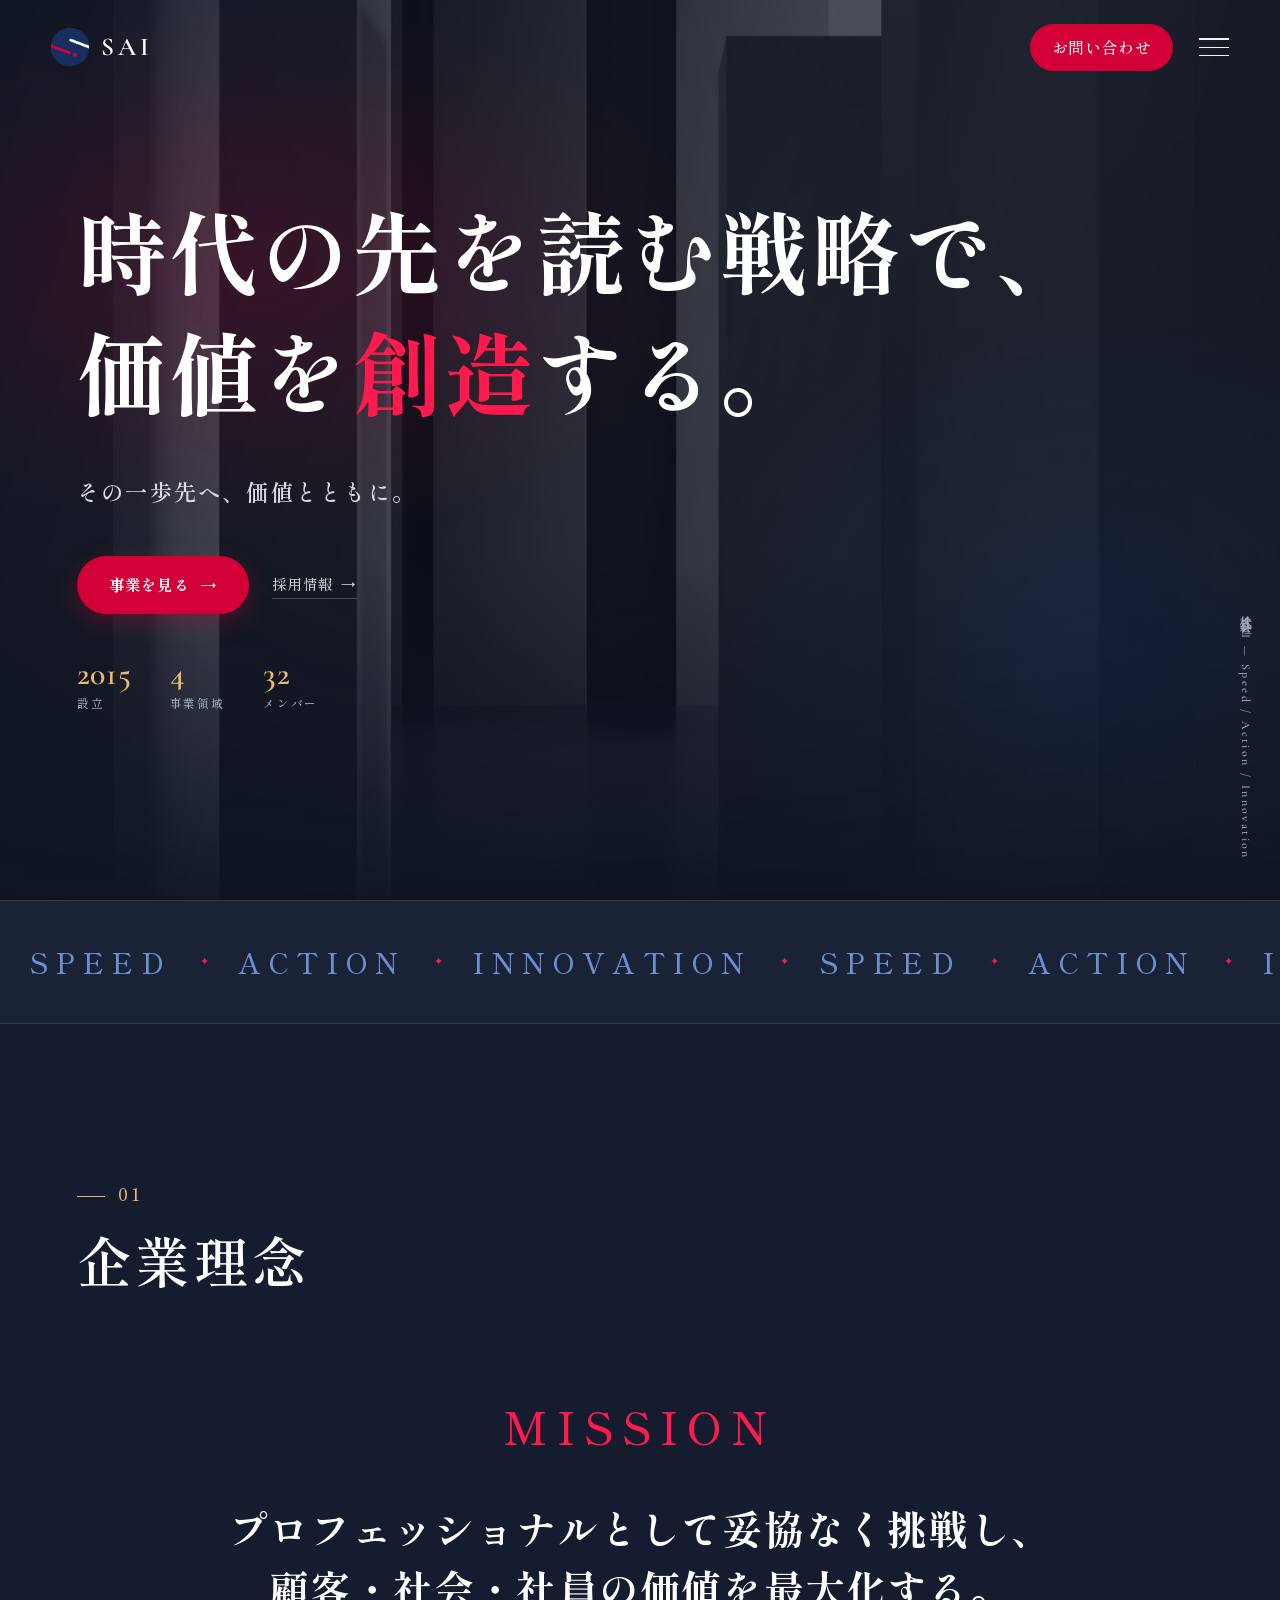
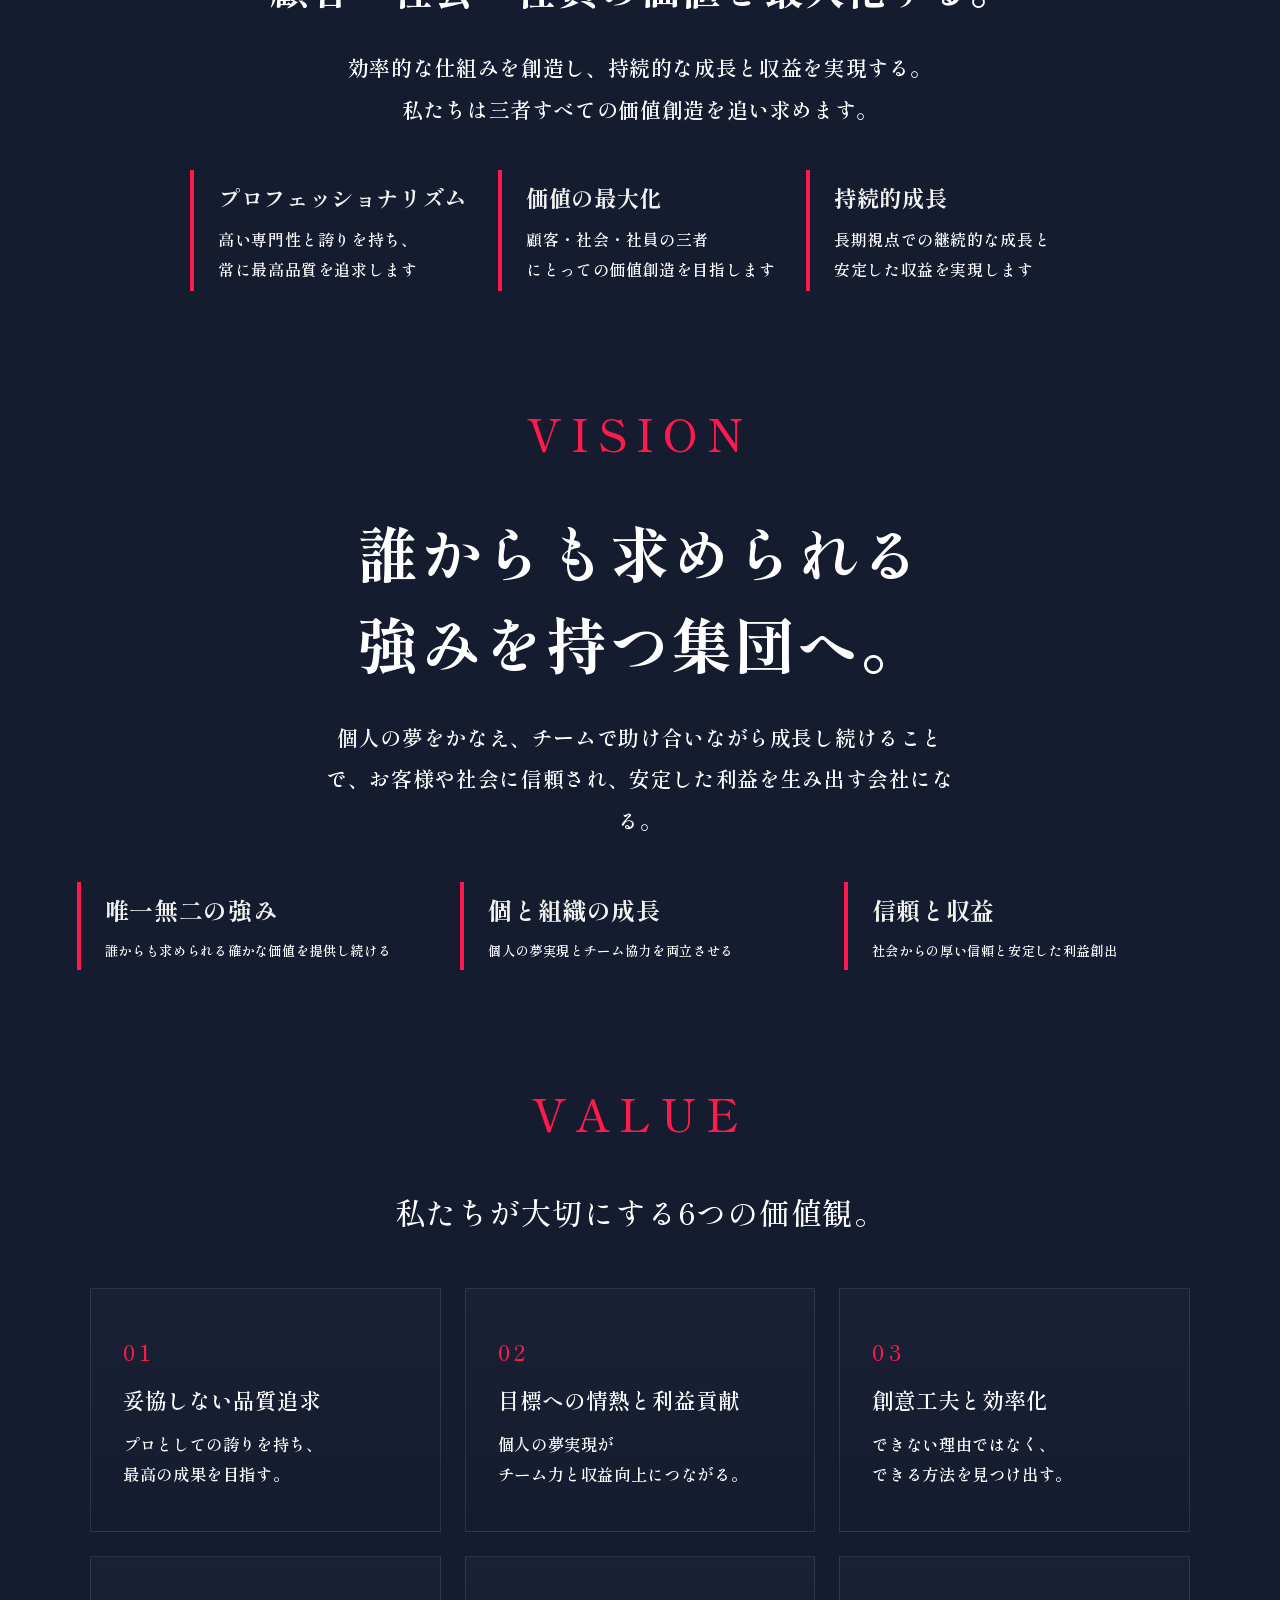
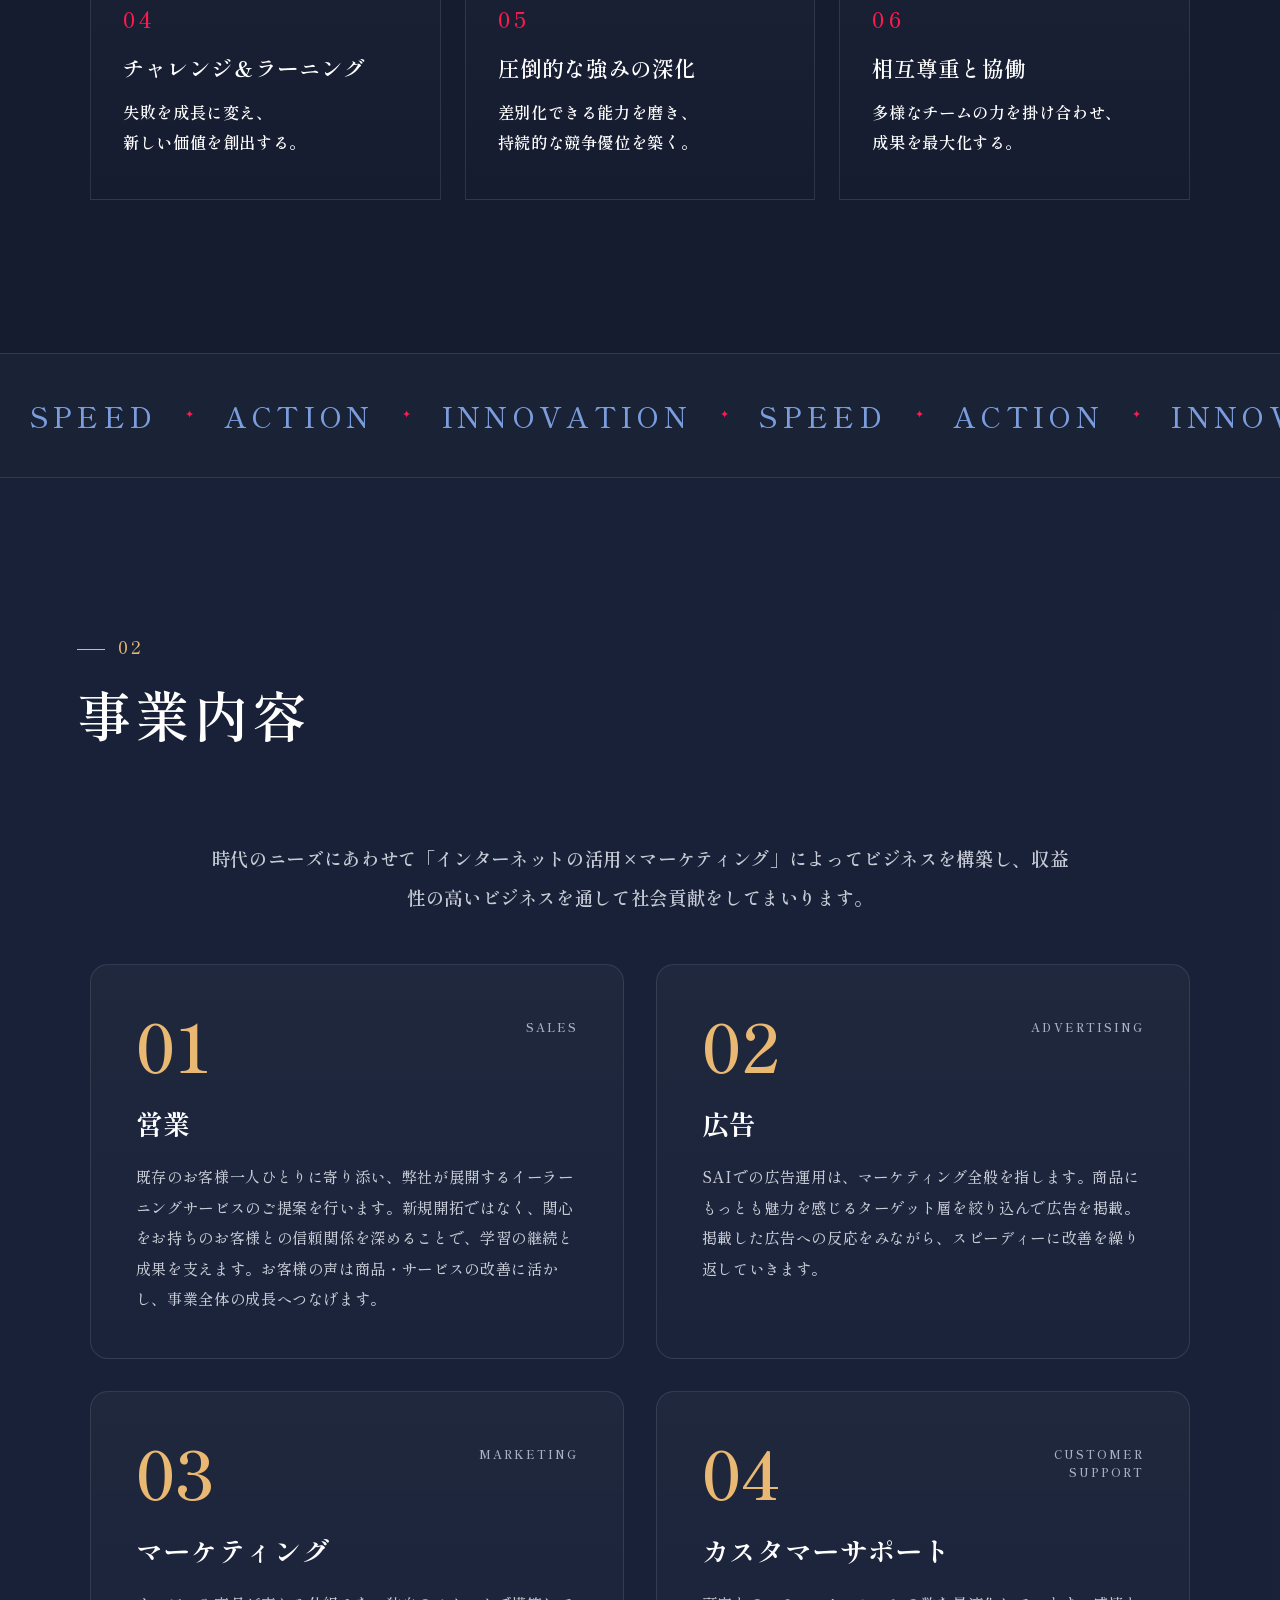
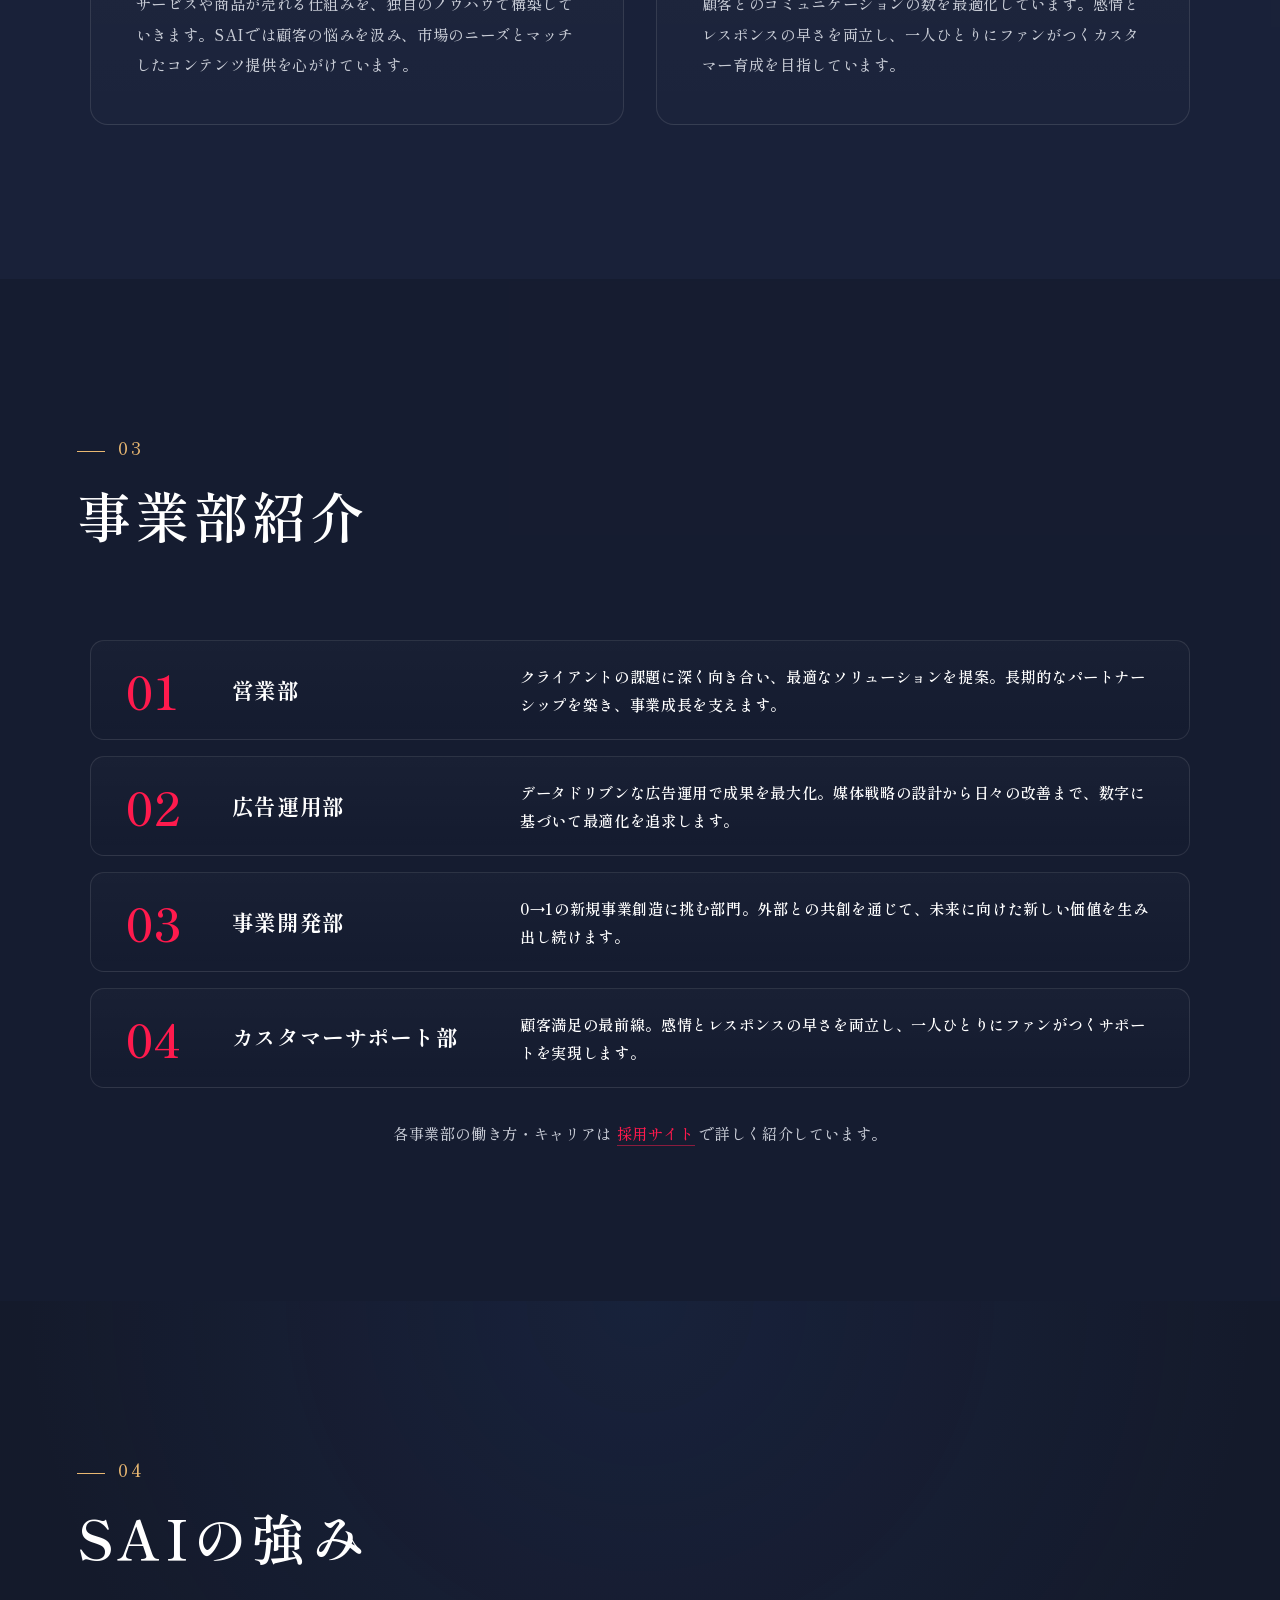
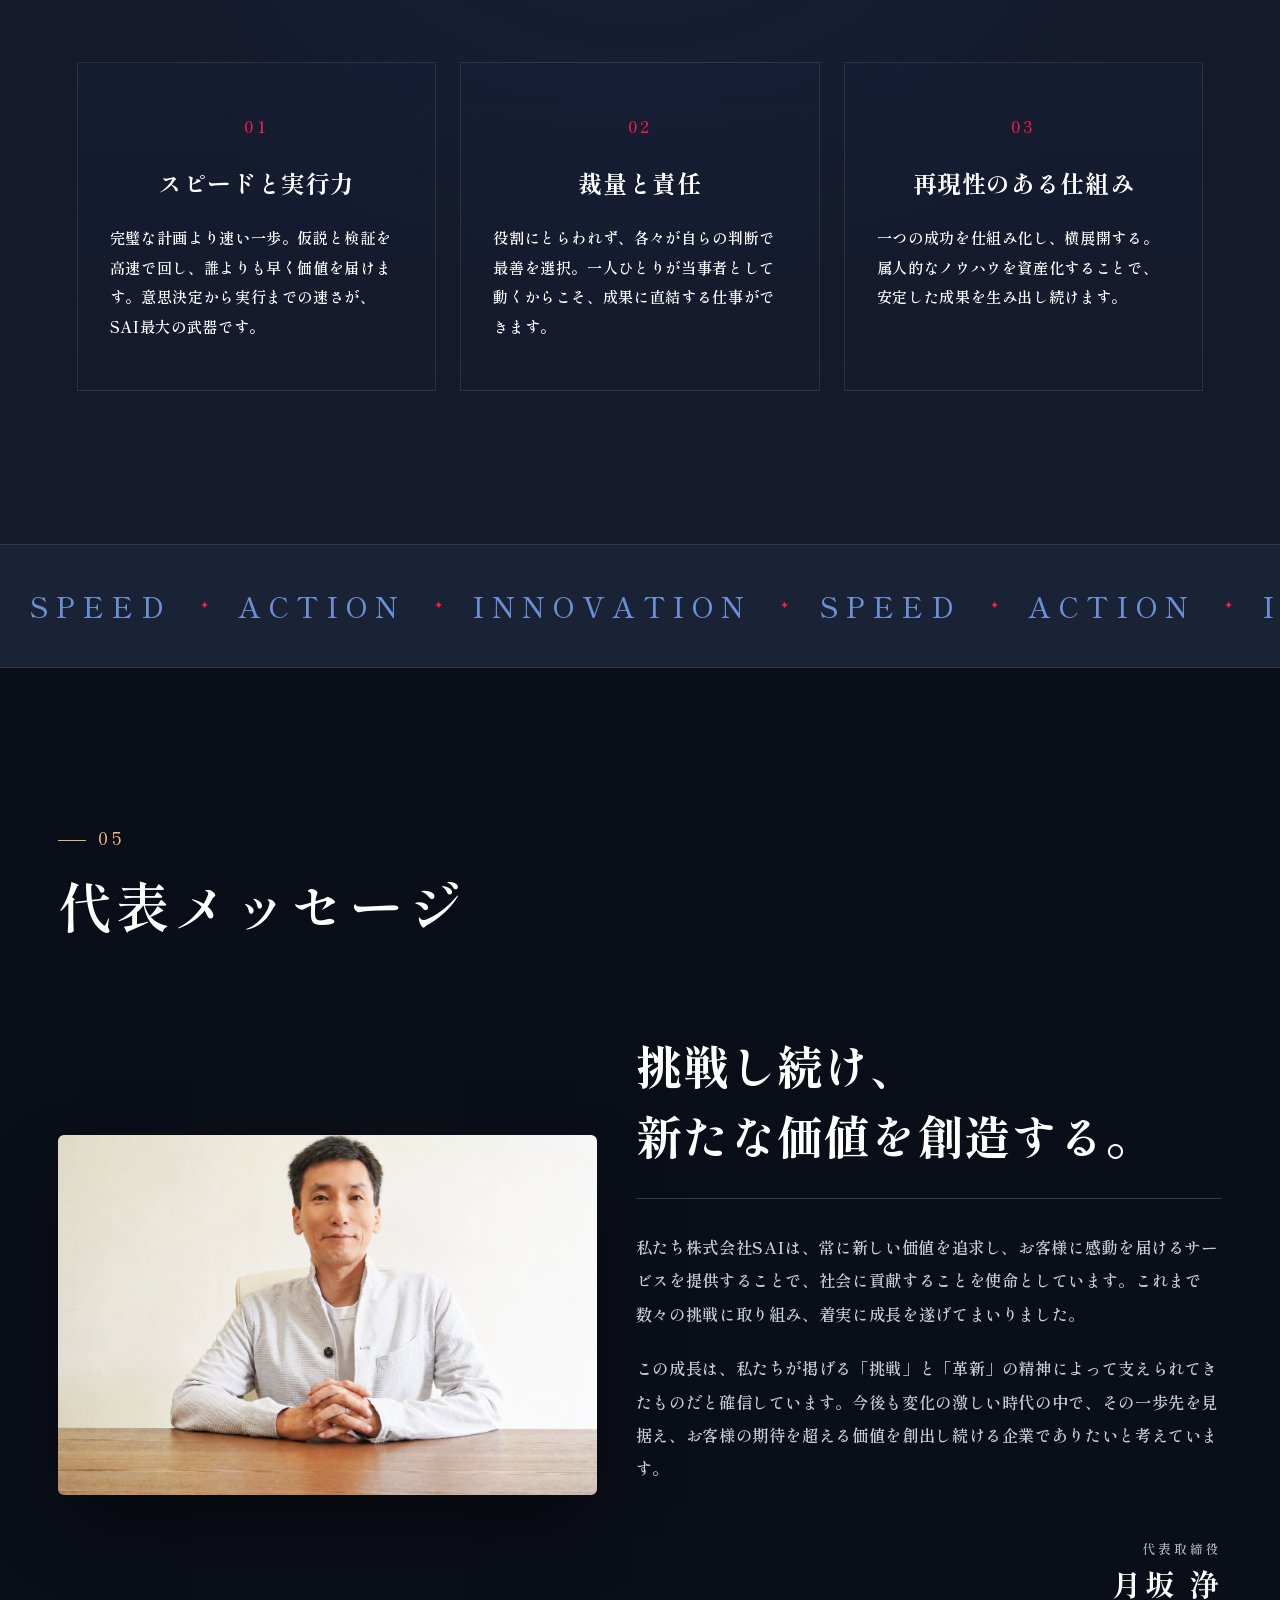
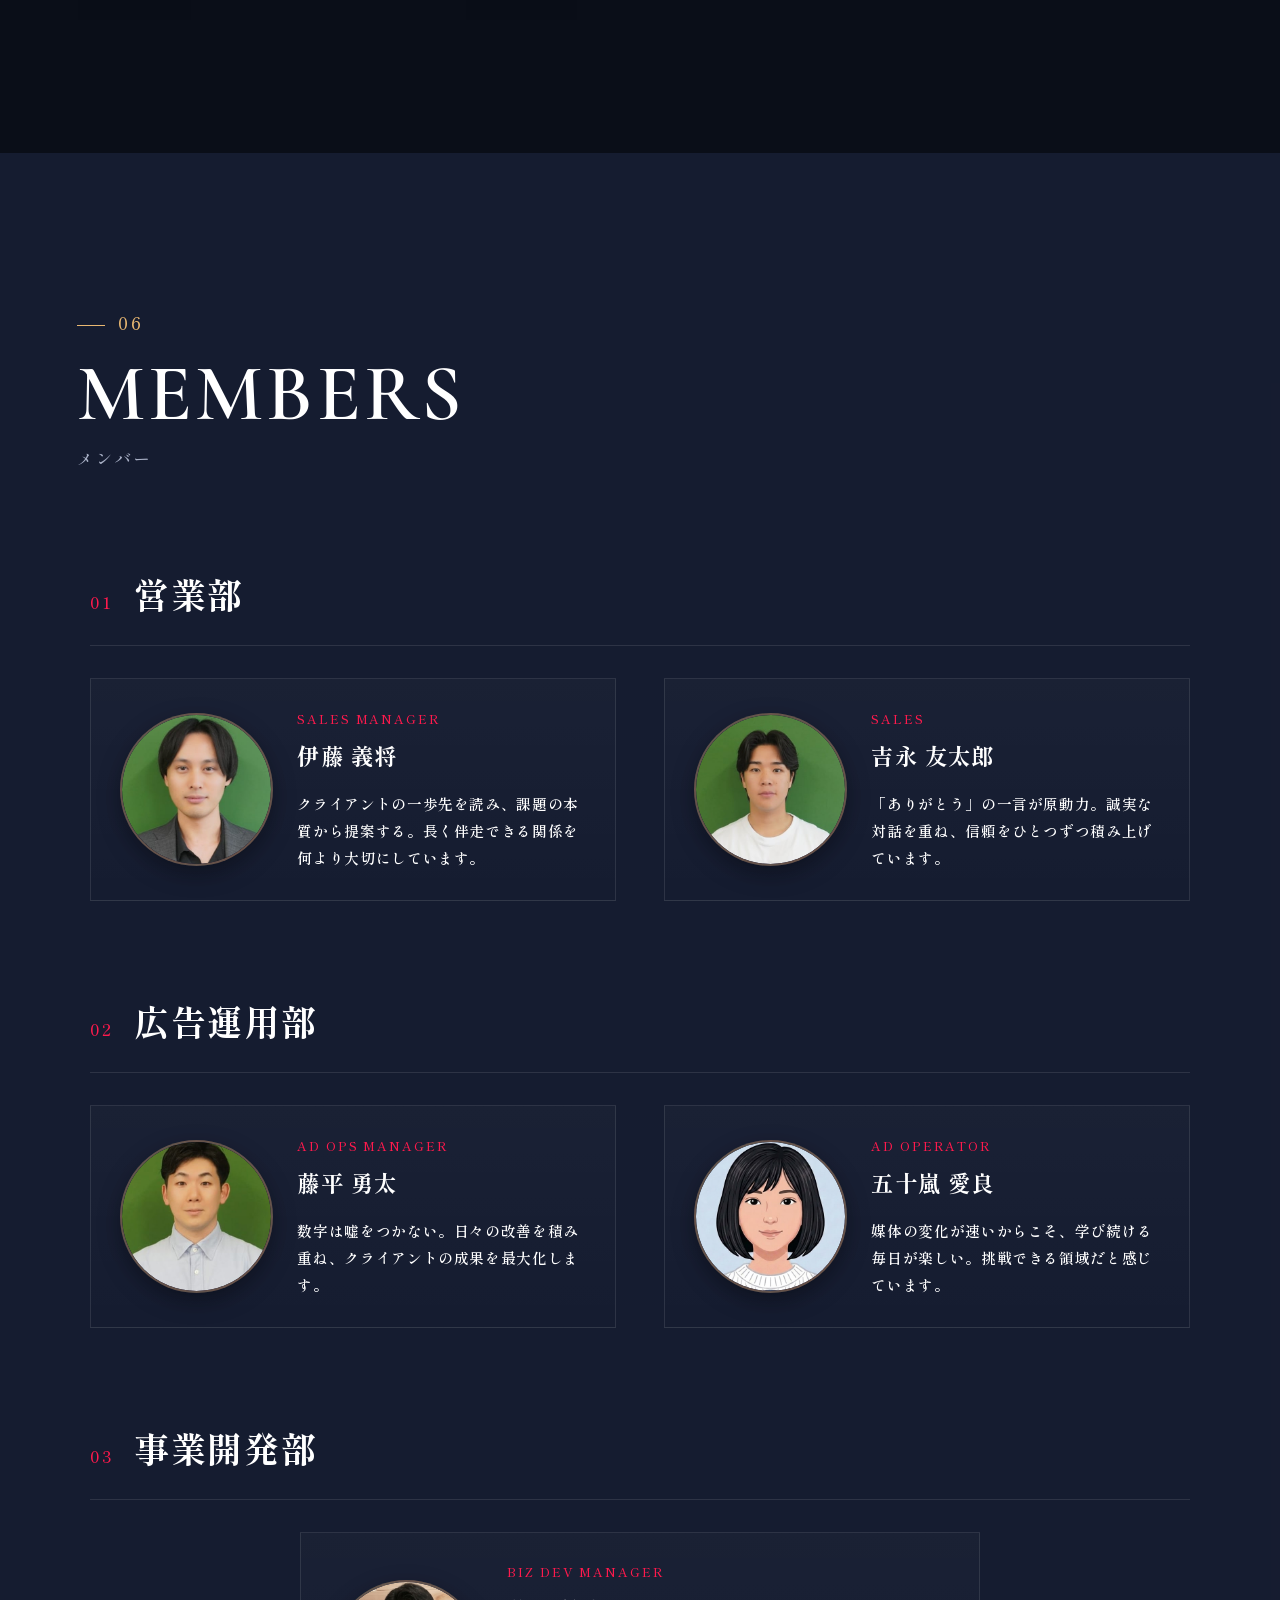
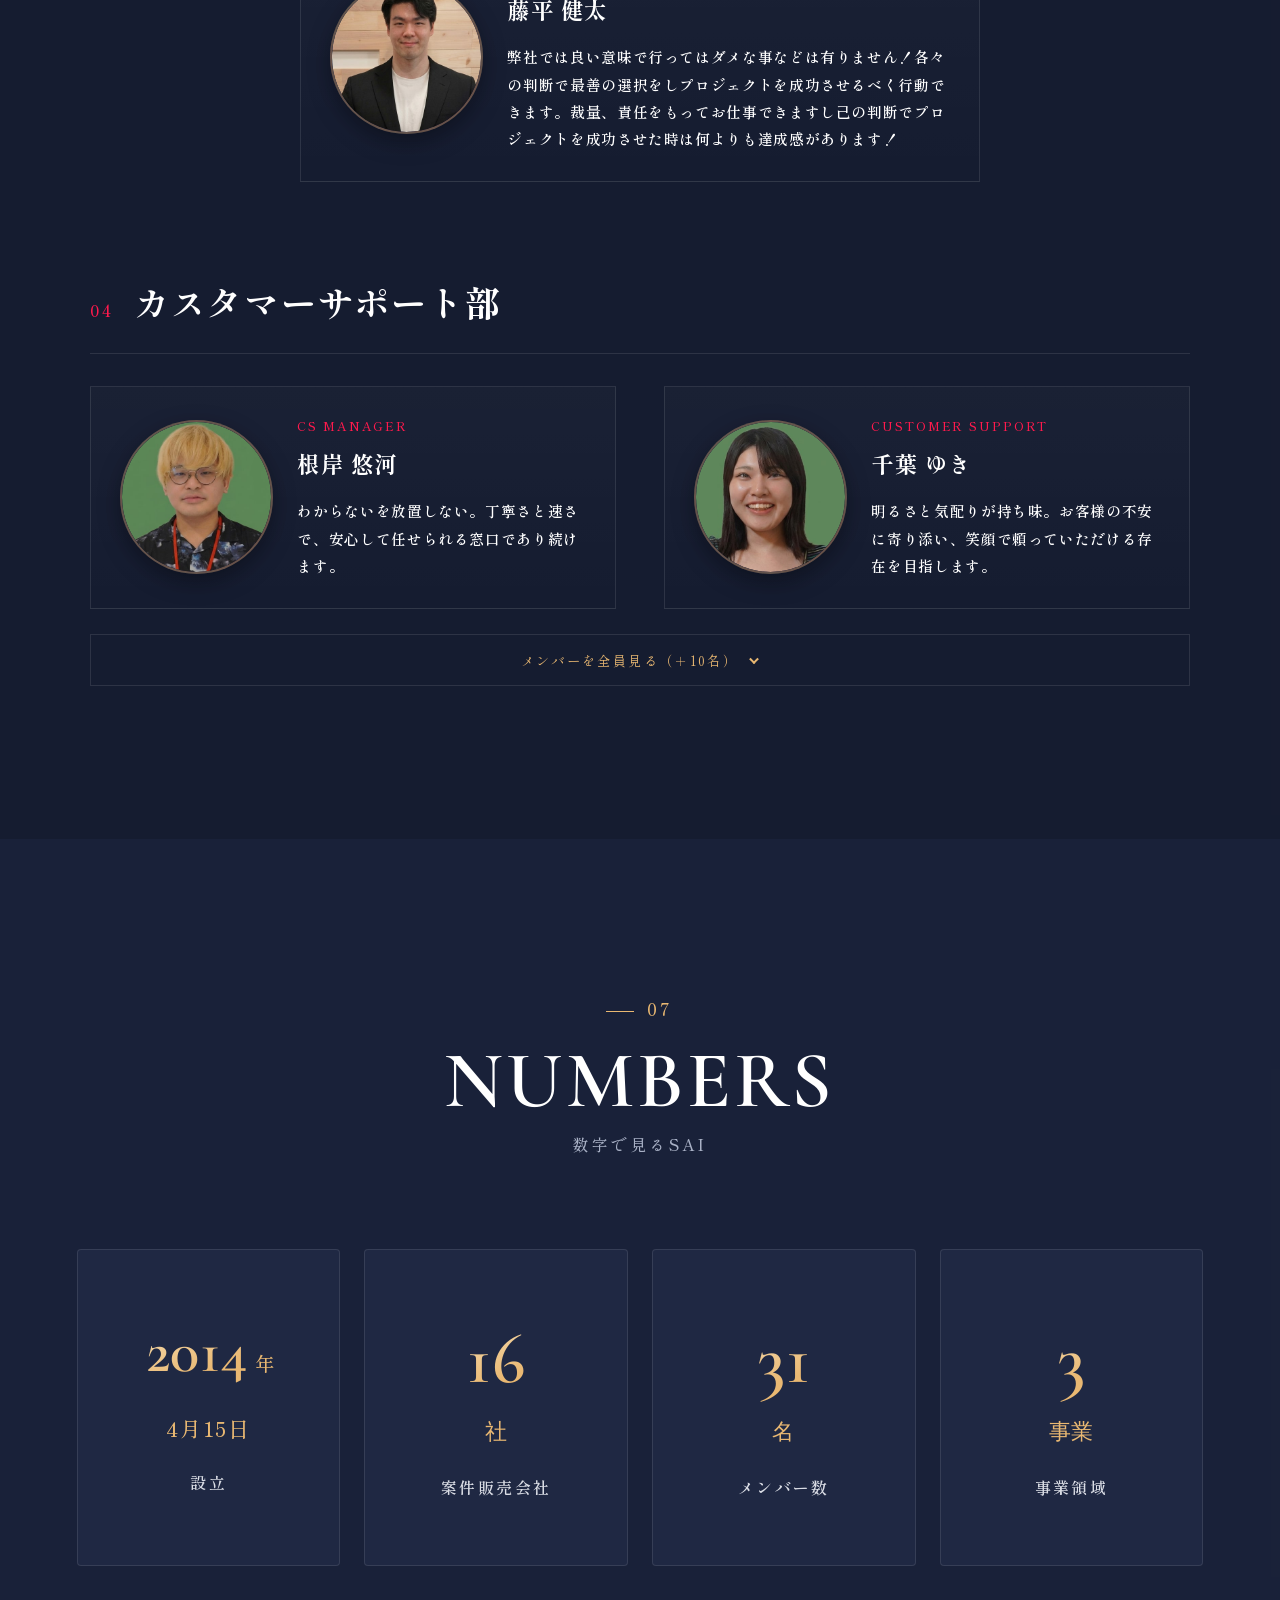
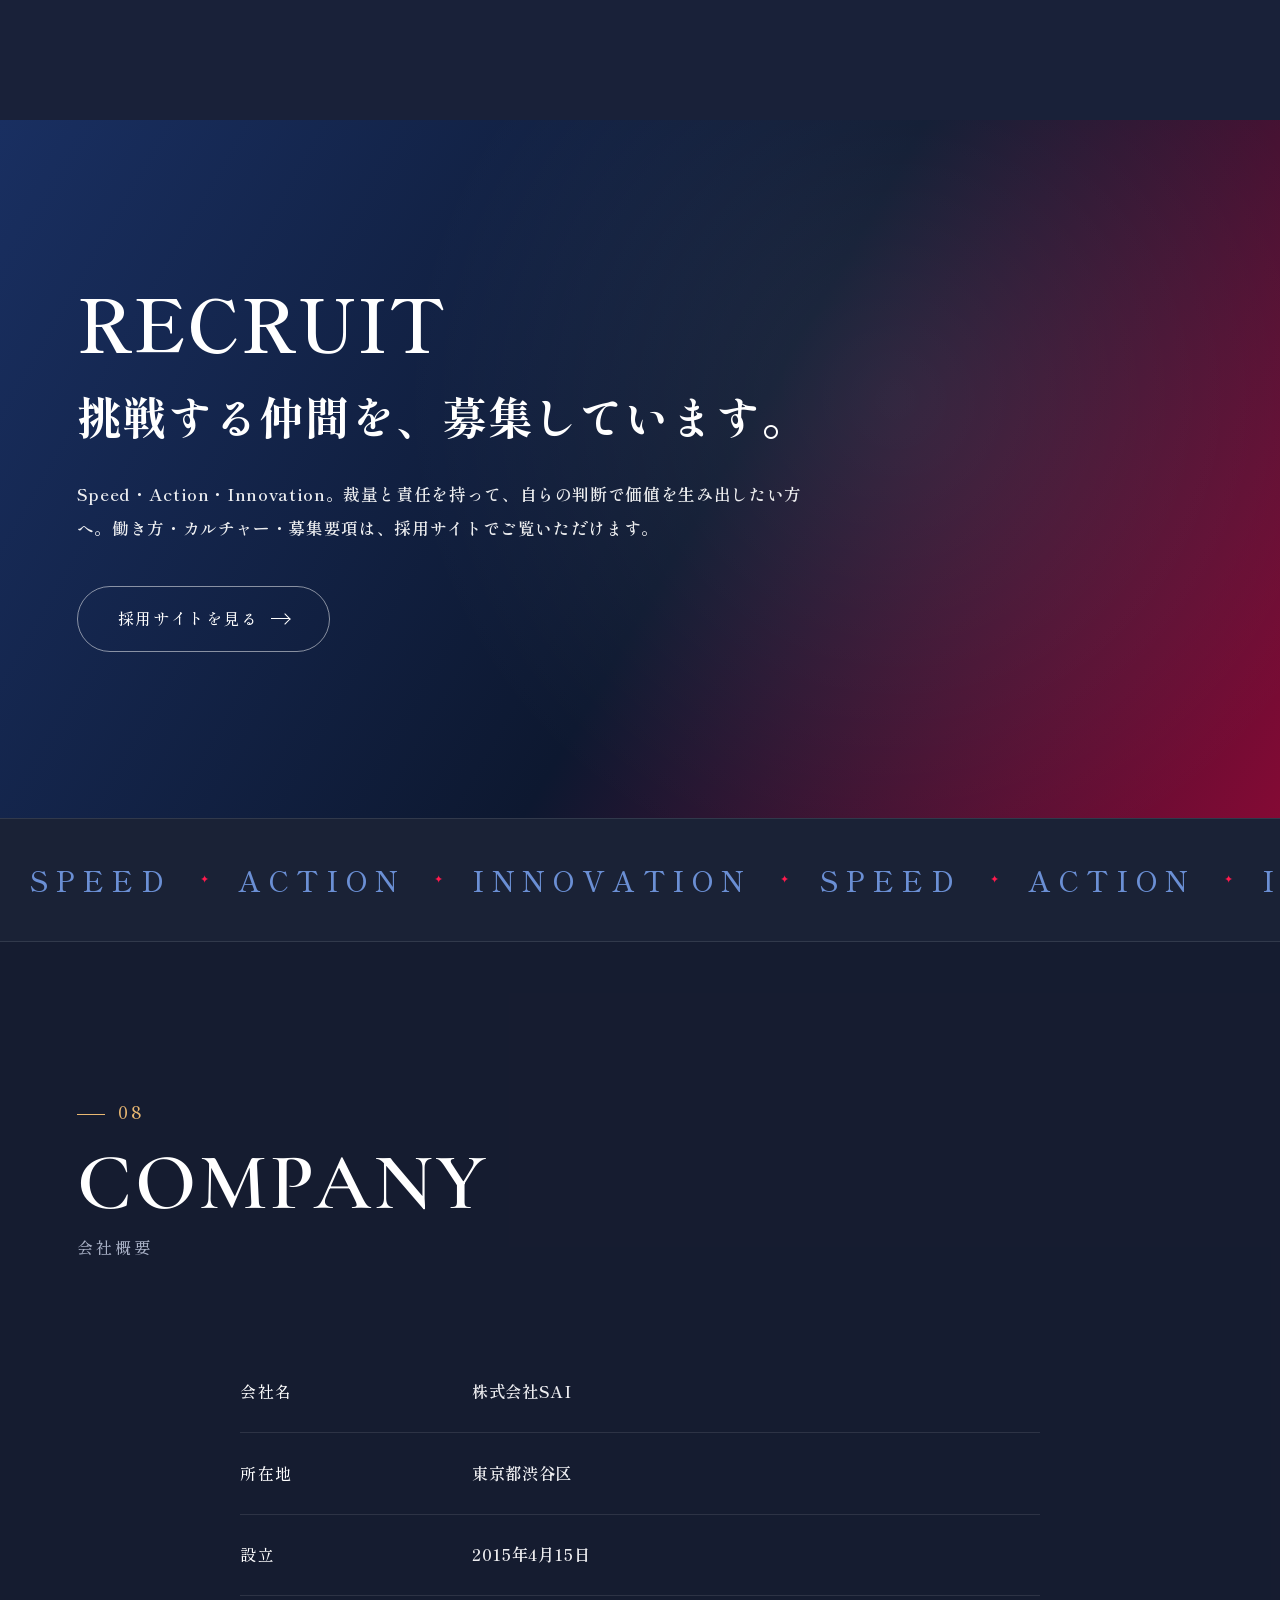
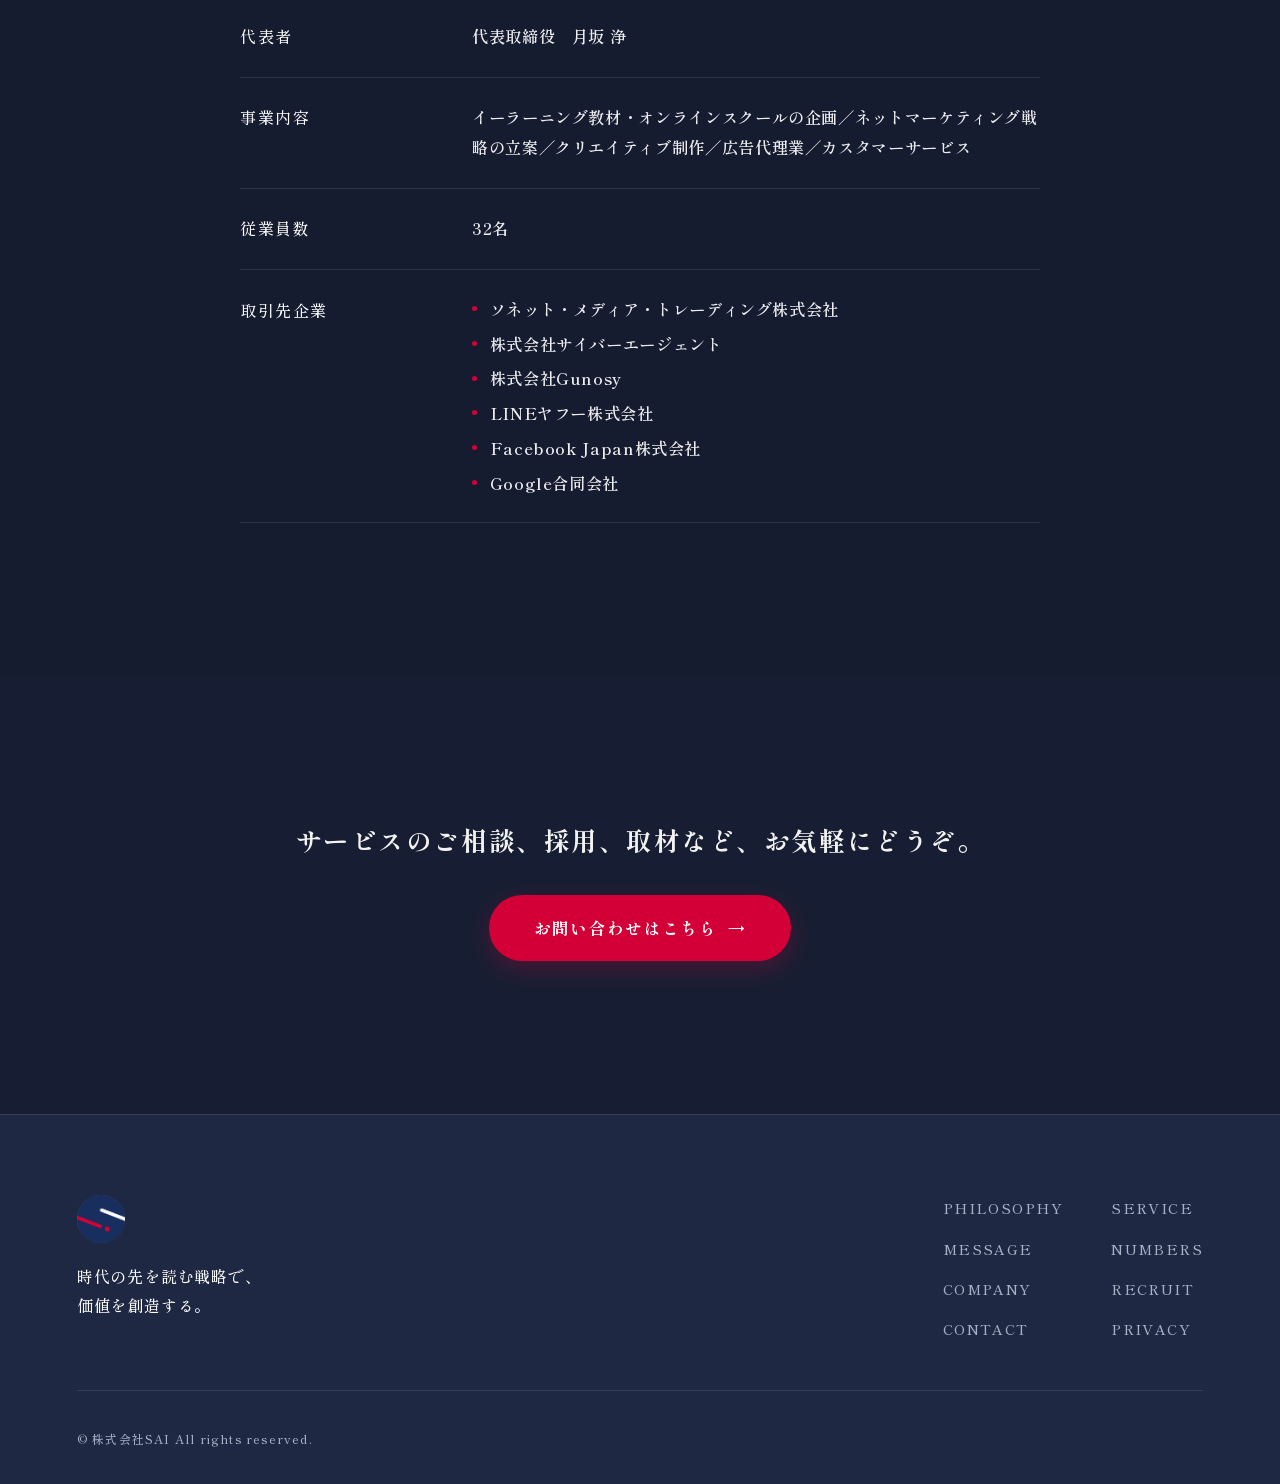
<file: index.html>
<!DOCTYPE html>
<html lang="ja">
<head>
<meta charset="UTF-8">
<meta name="viewport" content="width=device-width, initial-scale=1.0">
<title>株式会社SAI</title>
<meta name="description" content="株式会社SAIのコーポレートサイト。時代の先を読む戦略で、価値を創造する。マーケティング・事業開発・カスタマーサポートで企業の挑戦を加速させます。">
<meta name="keywords" content="株式会社SAI,SAI,マーケティング,広告運用,事業開発,渋谷,コーポレートサイト">
<link rel="icon" href="favicon.png" type="image/png">
<link rel="canonical" href="https://saigroupe.com/">
<meta property="og:title" content="株式会社SAI">
<meta property="og:description" content="マーケティング・事業開発・カスタマーサポートで企業の挑戦を加速させます。">
<meta property="og:type" content="website">
<meta property="og:site_name" content="株式会社SAI">
<meta property="og:locale" content="ja_JP">
<meta property="og:url" content="https://saigroupe.com/">
<meta property="og:image" content="https://saigroupe.com/images/og-image.jpg">
<meta property="og:image:width" content="1200">
<meta property="og:image:height" content="630">
<meta name="twitter:card" content="summary_large_image">
<link rel="preconnect" href="https://fonts.googleapis.com">
<link rel="preconnect" href="https://fonts.gstatic.com" crossorigin>
<link href="https://fonts.googleapis.com/css2?family=Shippori+Mincho:wght@500;600;700;800&family=Zen+Kaku+Gothic+Antique:wght@400;500;700&family=Cormorant+Garamond:ital,wght@0,500;0,600;1,500&display=swap" rel="stylesheet">
<link rel="stylesheet" href="style.css">
</head>
<body>

<!-- 粒子アニメ背景 -->
<canvas id="particle-canvas"></canvas>
<div class="grain"></div>

<!-- ローディング -->
<div class="loader" id="loader">
    <div class="loader-logo">SAI</div>
    <div class="loader-bar"><span></span></div>
</div>

<!-- ヘッダー -->
<header class="header" id="header">
    <a href="#hero" class="header-logo">
        <img src="logo-mark.png" alt="SAI" class="header-logo-mark">
        <span class="header-logo-text">SAI</span>
    </a>
    <div class="header-actions">
        <a href="contact.html" class="nav-contact">お問い合わせ</a>
        <div class="menu-wrapper">
          <input type="checkbox" id="menu-toggle" hidden>
        
          <label class="menu-icon" for="menu-toggle">
            <span></span>
            <span></span>
            <span></span>
          </label>
        
          <div class="overlay"></div>
        
          <nav class="menu">
            <ul>
              <li><a href="#philosophy">企業理念</a></li>
              <li><a href="#service">事業内容</a></li>
              <li><a href="#members">メンバー</a></li>
              <li><a href="#company">会社概要</a></li>
              <li><a href="contact.html">お問い合わせ</a></li>
              <li><a href="recruit/index.html">採用サイト</a></li>
            </ul>
          </nav>
        </div>
    </div>
</header>

<main>

<section class="hero" id="hero">
    <div class="hero-slideshow" aria-hidden="true">
        <div class="hero-slide is-active" style="background-image:url('images/corp-hero.jpg')"></div>
        <div class="hero-scrim"></div>
    </div>
    <div class="hero-gradient"></div>
    <div class="hero-inner">
        <h1 class="hero-copy">
            <span class="line" data-reveal><span>時代の先を読む戦略で、</span></span>
            <span class="line" data-reveal><span>価値を<em>創造</em>する。</span></span>
        </h1>
        <p class="hero-lead" data-reveal>その一歩先へ、価値とともに。</p>
        <div class="hero-actions" data-reveal>
            <a href="#service" class="hero-cta">事業を見る<span class="hero-cta-arrow" aria-hidden="true">→</span></a>
            <a href="recruit/index.html" class="hero-cta-sub">採用情報<span aria-hidden="true">→</span></a>
        </div>
        <ul class="hero-trust" data-reveal>
            <li><strong>2015</strong><span>設立</span></li>
            <li><strong>4</strong><span>事業領域</span></li>
            <li><strong>32</strong><span>メンバー</span></li>
        </ul>
    </div>
    <div class="hero-side">株式会社SAI &mdash; Speed / Action / Innovation</div>
</section>


<div class="marquee" aria-hidden="true">
    <div class="marquee-track">
        <div class="marquee-set"><span class="marquee-word">SPEED</span><span class="marquee-dot">✦</span><span class="marquee-word">ACTION</span><span class="marquee-dot">✦</span><span class="marquee-word">INNOVATION</span><span class="marquee-dot">✦</span></div>
        <div class="marquee-set"><span class="marquee-word">SPEED</span><span class="marquee-dot">✦</span><span class="marquee-word">ACTION</span><span class="marquee-dot">✦</span><span class="marquee-word">INNOVATION</span><span class="marquee-dot">✦</span></div>
    </div>
</div>


<section class="philosophy" id="philosophy">
    <div class="sec-head" data-reveal>
        <span class="sec-num">01</span>
        <h2 class="sec-en sec-ja-main">企業理念</h2>
    </div>

    <div class="phil-block" data-reveal>
        <p class="phil-label">MISSION</p>
        <h3 class="phil-main centered">プロフェッショナルとして妥協なく挑戦し、<br>顧客・社会・社員の価値を最大化する。</h3>
        <p class="phil-text">効率的な仕組みを創造し、持続的な成長と収益を実現する。<br>私たちは三者すべての価値創造を追い求めます。</p>
        <div class="phil-mini-grid">
            <div class="phil-mini"><h4>プロフェッショナリズム</h4><p>高い専門性と誇りを持ち、<br>常に最高品質を追求します</p></div>
            <div class="phil-mini"><h4>価値の最大化</h4><p>顧客・社会・社員の三者<br>にとっての価値創造を目指します</p></div>
            <div class="phil-mini"><h4>持続的成長</h4><p>長期視点での継続的な成長と<br>安定した収益を実現します</p></div>
        </div>
    </div>

    <div class="phil-block vision-block" data-reveal>
        <p class="phil-label">VISION</p>
        <h3 class="phil-main">誰からも求められる<br>強みを持つ集団へ。</h3>
        <p class="phil-text">個人の夢をかなえ、チームで助け合いながら成長し続けることで、お客様や社会に信頼され、安定した利益を生み出す会社になる。</p>
        <div class="phil-mini-grid">
            <div class="phil-mini"><h4>唯一無二の強み</h4><p>誰からも求められる確かな価値を提供し続ける</p></div>
            <div class="phil-mini"><h4>個と組織の成長</h4><p>個人の夢実現とチーム協力を両立させる</p></div>
            <div class="phil-mini"><h4>信頼と収益</h4><p>社会からの厚い信頼と安定した利益創出</p></div>
        </div>
    </div>

    <div class="phil-values">
        <p class="phil-label" data-reveal>VALUE</p>
        <h3 class="phil-values-lead" data-reveal>私たちが大切にする6つの価値観。</h3>
        <div class="value-grid value-grid-6">
            <div class="value-card" data-reveal>
                <span class="value-num">01</span>
                <h4>妥協しない品質追求</h4>
                <p class="value-desc">プロとしての誇りを持ち、<br>最高の成果を目指す。</p>
            </div>
            <div class="value-card" data-reveal>
                <span class="value-num">02</span>
                <h4>目標への情熱と利益貢献</h4>
                <p class="value-desc">個人の夢実現が<br>チーム力と収益向上につながる。</p>
            </div>
            <div class="value-card" data-reveal>
                <span class="value-num">03</span>
                <h4>創意工夫と効率化</h4>
                <p class="value-desc">できない理由ではなく、<br>できる方法を見つけ出す。</p>
            </div>
            <div class="value-card" data-reveal>
                <span class="value-num">04</span>
                <h4>チャレンジ＆ラーニング</h4>
                <p class="value-desc">失敗を成長に変え、<br>新しい価値を創出する。</p>
            </div>
            <div class="value-card" data-reveal>
                <span class="value-num">05</span>
                <h4>圧倒的な強みの深化</h4>
                <p class="value-desc">差別化できる能力を磨き、<br>持続的な競争優位を築く。</p>
            </div>
            <div class="value-card" data-reveal>
                <span class="value-num">06</span>
                <h4>相互尊重と協働</h4>
                <p class="value-desc">多様なチームの力を掛け合わせ、<br>成果を最大化する。</p>
            </div>
        </div>
    </div>
</section>


<div class="marquee marquee-reverse" aria-hidden="true">
    <div class="marquee-track">
        <div class="marquee-set"><span class="marquee-word">SPEED</span><span class="marquee-dot">✦</span><span class="marquee-word">ACTION</span><span class="marquee-dot">✦</span><span class="marquee-word">INNOVATION</span><span class="marquee-dot">✦</span></div>
        <div class="marquee-set"><span class="marquee-word">SPEED</span><span class="marquee-dot">✦</span><span class="marquee-word">ACTION</span><span class="marquee-dot">✦</span><span class="marquee-word">INNOVATION</span><span class="marquee-dot">✦</span></div>
    </div>
</div>


<section class="service" id="service">
    <div class="sec-head" data-reveal>
        <span class="sec-num">02</span>
        <h2 class="sec-en sec-ja-main">事業内容</h2>
    </div>

    <p class="svc-lead" data-reveal>時代のニーズにあわせて「インターネットの活用×マーケティング」によってビジネスを構築し、収益性の高いビジネスを通して社会貢献をしてまいります。</p>

    <div class="svc-grid">
        <article class="svc-card" data-reveal>
            <div class="svc-head">
                <span class="svc-no">01</span>
                <span class="svc-en">SALES</span>
            </div>
            <h3 class="svc-title">営業</h3>
            <p class="svc-text">既存のお客様一人ひとりに寄り添い、弊社が展開するイーラーニングサービスのご提案を行います。新規開拓ではなく、関心をお持ちのお客様との信頼関係を深めることで、学習の継続と成果を支えます。お客様の声は商品・サービスの改善に活かし、事業全体の成長へつなげます。</p>
        </article>

        <article class="svc-card" data-reveal>
            <div class="svc-head">
                <span class="svc-no">02</span>
                <span class="svc-en">ADVERTISING</span>
            </div>
            <h3 class="svc-title">広告</h3>
            <p class="svc-text">SAIでの広告運用は、マーケティング全般を指します。商品にもっとも魅力を感じるターゲット層を絞り込んで広告を掲載。掲載した広告への反応をみながら、スピーディーに改善を繰り返していきます。</p>
        </article>

        <article class="svc-card" data-reveal>
            <div class="svc-head">
                <span class="svc-no">03</span>
                <span class="svc-en">MARKETING</span>
            </div>
            <h3 class="svc-title">マーケティング</h3>
            <p class="svc-text">サービスや商品が売れる仕組みを、独自のノウハウで構築していきます。SAIでは顧客の悩みを汲み、市場のニーズとマッチしたコンテンツ提供を心がけています。</p>
        </article>

        <article class="svc-card" data-reveal>
            <div class="svc-head">
                <span class="svc-no">04</span>
                <span class="svc-en">CUSTOMER<br>SUPPORT</span>
            </div>
            <h3 class="svc-title">カスタマーサポート</h3>
            <p class="svc-text">顧客とのコミュニケーションの数を最適化しています。感情とレスポンスの早さを両立し、一人ひとりにファンがつくカスタマー育成を目指しています。</p>
        </article>
    </div>
</section>


<!-- 事業部紹介（概要） -->
<section class="dept-intro" id="dept-intro">
    <div class="sec-head" data-reveal>
        <span class="sec-num">03</span>
        <h2 class="sec-en sec-ja-main">事業部紹介</h2>
    </div>
    <div class="dept-intro-grid">
        <article class="dept-intro-card" data-reveal>
            <span class="dept-intro-no">01</span>
            <h3>営業部</h3>
            <p>クライアントの課題に深く向き合い、最適なソリューションを提案。長期的なパートナーシップを築き、事業成長を支えます。</p>
        </article>
        <article class="dept-intro-card" data-reveal>
            <span class="dept-intro-no">02</span>
            <h3>広告運用部</h3>
            <p>データドリブンな広告運用で成果を最大化。媒体戦略の設計から日々の改善まで、数字に基づいて最適化を追求します。</p>
        </article>
        <article class="dept-intro-card" data-reveal>
            <span class="dept-intro-no">03</span>
            <h3>事業開発部</h3>
            <p>0→1の新規事業創造に挑む部門。外部との共創を通じて、未来に向けた新しい価値を生み出し続けます。</p>
        </article>
        <article class="dept-intro-card" data-reveal>
            <span class="dept-intro-no">04</span>
            <h3>カスタマーサポート部</h3>
            <p>顧客満足の最前線。感情とレスポンスの早さを両立し、一人ひとりにファンがつくサポートを実現します。</p>
        </article>
    </div>
    <p class="dept-intro-more" data-reveal>各事業部の働き方・キャリアは <a href="recruit/index.html">採用サイト</a> で詳しく紹介しています。</p>
</section>


<!-- 強み -->
<section class="strength" id="strength">
    <div class="sec-head" data-reveal>
        <span class="sec-num">04</span>
        <h2 class="sec-en sec-ja-main">SAIの強み</h2>
    </div>
    <div class="strength-grid">
        <article class="strength-card" data-reveal>
            <span class="strength-no">01</span>
            <h3>スピードと実行力</h3>
            <p>完璧な計画より速い一歩。仮説と検証を高速で回し、誰よりも早く価値を届けます。意思決定から実行までの速さが、SAI最大の武器です。</p>
        </article>
        <article class="strength-card" data-reveal>
            <span class="strength-no">02</span>
            <h3>裁量と責任</h3>
            <p>役割にとらわれず、各々が自らの判断で最善を選択。一人ひとりが当事者として動くからこそ、成果に直結する仕事ができます。</p>
        </article>
        <article class="strength-card" data-reveal>
            <span class="strength-no">03</span>
            <h3>再現性のある仕組み</h3>
            <p>一つの成功を仕組み化し、横展開する。属人的なノウハウを資産化することで、安定した成果を生み出し続けます。</p>
        </article>
    </div>
</section>


<div class="marquee" aria-hidden="true">
    <div class="marquee-track">
        <div class="marquee-set"><span class="marquee-word">SPEED</span><span class="marquee-dot">✦</span><span class="marquee-word">ACTION</span><span class="marquee-dot">✦</span><span class="marquee-word">INNOVATION</span><span class="marquee-dot">✦</span></div>
        <div class="marquee-set"><span class="marquee-word">SPEED</span><span class="marquee-dot">✦</span><span class="marquee-word">ACTION</span><span class="marquee-dot">✦</span><span class="marquee-word">INNOVATION</span><span class="marquee-dot">✦</span></div>
    </div>
</div>


<section class="message" id="message">
    <div class="sec-head" data-reveal>
        <span class="sec-num">05</span>
        <h2 class="sec-en sec-ja-main">代表メッセージ</h2>
    </div>
    <div class="message-inner">
        <div class="message-photo" data-reveal>
            <div class="ceo-photo"><img src="images/ceo.jpg" alt="代表取締役 月坂 浄"></div>
        </div>
        <div class="message-body" data-reveal>
            <h3 class="message-catch"><span>挑戦し続け、</span><span>新たな価値を創造する。</span></h3>
            <p class="message-text">私たち株式会社SAIは、常に新しい価値を追求し、お客様に感動を届けるサービスを提供することで、社会に貢献することを使命としています。これまで数々の挑戦に取り組み、着実に成長を遂げてまいりました。</p>
            <p class="message-text">この成長は、私たちが掲げる「挑戦」と「革新」の精神によって支えられてきたものだと確信しています。今後も変化の激しい時代の中で、その一歩先を見据え、お客様の期待を超える価値を創出し続ける企業でありたいと考えています。</p>
            <div class="message-sign">
                <div class="sign-name"><span>代表取締役</span><strong>月坂 浄</strong></div>
            </div>
        </div>
    </div>
</section>


<!-- メンバー（事業部別・各部2名） -->
<section class="members" id="members">
    <div class="sec-head" data-reveal>
        <span class="sec-num">06</span>
        <h2 class="sec-en">MEMBERS</h2>
        <p class="sec-ja">メンバー</p>
    </div>

    <div class="dept-list">

        <div class="dept" data-reveal>
            <div class="dept-head">
                <span class="dept-no">01</span>
                <h3 class="dept-name">営業部</h3>
            </div>
            <div class="dept-members">
                <article class="mem-card">
                    <div class="mem-photo"><img src="images/members/itou-icon.jpg" alt="伊藤 義将"></div>
                    <div class="mem-body">
                        <p class="mem-role">SALES MANAGER</p>
                        <h4 class="mem-name">伊藤 義将</h4>
                        <p class="mem-comment">クライアントの一歩先を読み、課題の本質から提案する。長く伴走できる関係を何より大切にしています。</p>
                    </div>
                </article>
                <article class="mem-card">
                    <div class="mem-photo"><img src="images/members/yoshinaga-icon.jpg" alt="吉永 友太郎"></div>
                    <div class="mem-body">
                        <p class="mem-role">SALES</p>
                        <h4 class="mem-name">吉永 友太郎</h4>
                        <p class="mem-comment">「ありがとう」の一言が原動力。誠実な対話を重ね、信頼をひとつずつ積み上げています。</p>
                    </div>
                </article>
            </div>
        </div>

        <div class="dept" data-reveal>
            <div class="dept-head">
                <span class="dept-no">02</span>
                <h3 class="dept-name">広告運用部</h3>
            </div>
            <div class="dept-members">
                <article class="mem-card">
                    <div class="mem-photo"><img src="images/members/fujihira-icon.jpg" alt="藤平 勇太"></div>
                    <div class="mem-body">
                        <p class="mem-role">AD OPS MANAGER</p>
                        <h4 class="mem-name">藤平 勇太</h4>
                        <p class="mem-comment">数字は嘘をつかない。日々の改善を積み重ね、クライアントの成果を最大化します。</p>
                    </div>
                </article>
                <article class="mem-card">
                    <div class="mem-photo"><img src="images/members/igarashi-icon.jpg" alt="五十嵐 愛良"></div>
                    <div class="mem-body">
                        <p class="mem-role">AD OPERATOR</p>
                        <h4 class="mem-name">五十嵐 愛良</h4>
                        <p class="mem-comment">媒体の変化が速いからこそ、学び続ける毎日が楽しい。挑戦できる領域だと感じています。</p>
                    </div>
                </article>
            </div>
        </div>

        <div class="dept" data-reveal>
            <div class="dept-head">
                <span class="dept-no">03</span>
                <h3 class="dept-name">事業開発部</h3>
            </div>
            <div class="dept-members dept-solo">
                <article class="mem-card">
                    <div class="mem-photo"><img src="images/members/kenta-icon.jpg" alt="藤平 健太"></div>
                    <div class="mem-body">
                        <p class="mem-role">BIZ DEV MANAGER</p>
                        <h4 class="mem-name">藤平 健太</h4>
                        <p class="mem-comment">弊社では良い意味で行ってはダメな事などは有りません！各々の判断で最善の選択をしプロジェクトを成功させるべく行動できます。裁量、責任をもってお仕事できますし己の判断でプロジェクトを成功させた時は何よりも達成感があります！</p>
                    </div>
                </article>
            </div>
        </div>

        <div class="dept" data-reveal>
            <div class="dept-head">
                <span class="dept-no">04</span>
                <h3 class="dept-name">カスタマーサポート部</h3>
            </div>
            <div class="dept-members">
                <article class="mem-card">
                    <div class="mem-photo"><img src="images/members/negishi-icon.jpg" alt="根岸 悠河"></div>
                    <div class="mem-body">
                        <p class="mem-role">CS MANAGER</p>
                        <h4 class="mem-name">根岸 悠河</h4>
                        <p class="mem-comment">わからないを放置しない。丁寧さと速さで、安心して任せられる窓口であり続けます。</p>
                    </div>
                </article>
                <article class="mem-card">
                    <div class="mem-photo"><img src="images/members/chiba-icon.jpg" alt="千葉 ゆき"></div>
                    <div class="mem-body">
                        <p class="mem-role">CUSTOMER SUPPORT</p>
                        <h4 class="mem-name">千葉 ゆき</h4>
                        <p class="mem-comment">明るさと気配りが持ち味。お客様の不安に寄り添い、笑顔で頼っていただける存在を目指します。</p>
                    </div>
                </article>
            </div>

            <!-- 3人目以降は折りたたみ。この .dept-members の中に .mem-card を足すだけで
                 下のボタンが自動表示され、人数（＋N名）も自動計算される。
                 空のあいだはボタンごと非表示になる。 -->
            <div class="dept-more" id="dept-more-cs" inert>
                <div class="dept-members">
                    <article class="mem-card">
                        <div class="mem-photo"><img src="images/members/ishida-icon.jpg" alt="I・K"></div>
                        <div class="mem-body">
                            <p class="mem-role">CUSTOMER SUPPORT</p>
                            <h4 class="mem-name">I・K</h4>
                        </div>
                    </article>
                    <article class="mem-card">
                        <div class="mem-photo"><img src="images/members/katagiri-icon.jpg" alt="K・M"></div>
                        <div class="mem-body">
                            <p class="mem-role">CUSTOMER SUPPORT</p>
                            <h4 class="mem-name">K・M</h4>
                        </div>
                    </article>
                    <article class="mem-card">
                        <div class="mem-photo"><img src="images/members/maeda-icon.jpg" alt="M・T"></div>
                        <div class="mem-body">
                            <p class="mem-role">CUSTOMER SUPPORT</p>
                            <h4 class="mem-name">M・T</h4>
                        </div>
                    </article>
                    <article class="mem-card">
                        <div class="mem-photo"><img src="images/members/miyamoto-icon.jpg" alt="M・T"></div>
                        <div class="mem-body">
                            <p class="mem-role">CUSTOMER SUPPORT</p>
                            <h4 class="mem-name">M・T</h4>
                        </div>
                    </article>
                    <article class="mem-card">
                        <div class="mem-photo"><img src="images/members/odachi-icon.jpg" alt="O・N"></div>
                        <div class="mem-body">
                            <p class="mem-role">CUSTOMER SUPPORT</p>
                            <h4 class="mem-name">O・N</h4>
                        </div>
                    </article>
                    <article class="mem-card">
                        <div class="mem-photo"><img src="images/members/sugiyama-icon.jpg" alt="S・M"></div>
                        <div class="mem-body">
                            <p class="mem-role">CUSTOMER SUPPORT</p>
                            <h4 class="mem-name">S・M</h4>
                        </div>
                    </article>
                    <article class="mem-card">
                        <div class="mem-photo"><img src="images/members/tamura-icon.jpg" alt="T・Y"></div>
                        <div class="mem-body">
                            <p class="mem-role">CUSTOMER SUPPORT</p>
                            <h4 class="mem-name">T・Y</h4>
                        </div>
                    </article>
                    <article class="mem-card">
                        <div class="mem-photo"><img src="images/members/torihata-icon.jpg" alt="T・K"></div>
                        <div class="mem-body">
                            <p class="mem-role">CUSTOMER SUPPORT</p>
                            <h4 class="mem-name">T・K</h4>
                        </div>
                    </article>
                    <article class="mem-card">
                        <div class="mem-photo"><img src="images/members/yamazaki-icon.jpg" alt="Y・N"></div>
                        <div class="mem-body">
                            <p class="mem-role">CUSTOMER SUPPORT</p>
                            <h4 class="mem-name">Y・N</h4>
                        </div>
                    </article>
                    <article class="mem-card">
                        <div class="mem-photo"><img src="images/members/fujikura-cs-icon.jpg" alt="F・Y"></div>
                        <div class="mem-body">
                            <p class="mem-role">CUSTOMER SUPPORT</p>
                            <h4 class="mem-name">F・Y</h4>
                        </div>
                    </article>
                </div>
            </div>
            <button class="dept-more-btn" type="button" aria-expanded="false" aria-controls="dept-more-cs" hidden>
                <span class="dept-more-label">メンバーを全員見る</span>
                <span class="dept-more-arrow" aria-hidden="true"></span>
            </button>
        </div>

    </div>
</section>


<section class="numbers" id="numbers">
    <div class="sec-head" data-reveal>
        <span class="sec-num">07</span>
        <h2 class="sec-en">NUMBERS</h2>
        <p class="sec-ja">数字で見るSAI</p>
    </div>
    <div class="num-grid">
        <div class="num-card" data-reveal>
            <span class="num-line"><span class="num-val" data-count="2015">2015</span><span class="num-suffix">年</span></span>
            <span class="num-date">4月15日</span>
            <span class="num-label">設立</span>
        </div>
        <div class="num-card" data-reveal>
            <span class="num-val" data-count="17">0</span><span class="num-suffix">社</span>
            <span class="num-label">案件販売会社</span>
        </div>
        <div class="num-card" data-reveal>
            <span class="num-val" data-count="32">0</span><span class="num-suffix">名</span>
            <span class="num-label">メンバー数</span>
        </div>
        <div class="num-card" data-reveal>
            <span class="num-val" data-count="4">0</span><span class="num-suffix">事業</span>
            <span class="num-label">事業領域</span>
        </div>
    </div>
</section>

<!-- 採用サイトへの導線バナー -->
<section class="recruit" id="recruit">
    <div class="recruit-bg"></div>
    <div class="recruit-inner align-top-left" data-reveal>
        <h2 class="recruit-en">RECRUIT</h2>
        <p class="recruit-catch">挑戦する仲間を、募集しています。</p>
        <p class="recruit-text">Speed・Action・Innovation。裁量と責任を持って、自らの判断で価値を生み出したい方へ。働き方・カルチャー・募集要項は、採用サイトでご覧いただけます。</p>
        <a href="recruit/index.html" class="recruit-btn">採用サイトを見る<i></i></a>
    </div>
</section>


<div class="marquee" aria-hidden="true">
    <div class="marquee-track">
        <div class="marquee-set"><span class="marquee-word">SPEED</span><span class="marquee-dot">✦</span><span class="marquee-word">ACTION</span><span class="marquee-dot">✦</span><span class="marquee-word">INNOVATION</span><span class="marquee-dot">✦</span></div>
        <div class="marquee-set"><span class="marquee-word">SPEED</span><span class="marquee-dot">✦</span><span class="marquee-word">ACTION</span><span class="marquee-dot">✦</span><span class="marquee-word">INNOVATION</span><span class="marquee-dot">✦</span></div>
    </div>
</div>


<section class="company" id="company">
    <div class="sec-head" data-reveal>
        <span class="sec-num">08</span>
        <h2 class="sec-en">COMPANY</h2>
        <p class="sec-ja">会社概要</p>
    </div>
    <dl class="company-table" data-reveal>
        <div><dt>会社名</dt><dd>株式会社SAI</dd></div>
        <div><dt>所在地</dt><dd>東京都渋谷区</dd></div>
        <div><dt>設立</dt><dd>2015年4月15日</dd></div>
        <div><dt>代表者</dt><dd>代表取締役　月坂 浄</dd></div>
        <div><dt>事業内容</dt><dd>イーラーニング教材・オンラインスクールの企画／ネットマーケティング戦略の立案／クリエイティブ制作／広告代理業／カスタマーサービス</dd></div>
        <div><dt>従業員数</dt><dd>32名</dd></div>
        <div><dt>取引先企業</dt><dd><ul class="client-list">
            <li>ソネット・メディア・トレーディング株式会社</li>
            <li>株式会社サイバーエージェント</li>
            <li>株式会社Gunosy</li>
            <li>LINEヤフー株式会社</li>
            <li>Facebook Japan株式会社</li>
            <li>Google合同会社</li>
        </ul></dd></div>
    </dl>
</section>


<!-- お問い合わせCTA -->
<section class="contact-cta" id="contact-cta">
    <p class="contact-cta-lead" data-reveal>サービスのご相談、採用、取材など、お気軽にどうぞ。</p>
    <a href="contact.html" class="hero-cta contact-cta-btn" data-reveal>お問い合わせはこちら<span class="hero-cta-arrow" aria-hidden="true">→</span></a>
</section>

</main>

<!-- フッター -->
<footer class="footer">
    <div class="footer-top">
        <div class="footer-brand">
            <img src="logo-mark.png" alt="SAI" class="footer-logo">
            <p class="footer-tagline">時代の先を読む戦略で、<br>価値を創造する。</p>
        </div>
        <nav class="footer-nav">
            <a href="#philosophy">PHILOSOPHY</a>
            <a href="#service">SERVICE</a>
            <a href="#message">MESSAGE</a>
            <a href="#numbers">NUMBERS</a>
            <a href="#company">COMPANY</a>
            <a href="recruit/index.html">RECRUIT</a>
            <a href="contact.html">CONTACT</a>
            <a href="privacy.html">PRIVACY</a>
        </nav>
    </div>
    <div class="footer-bottom">
        <small>&copy; 株式会社SAI All rights reserved.</small>
    </div>
</footer>

<script src="script.js"></script>
</body>
</html>
</file>
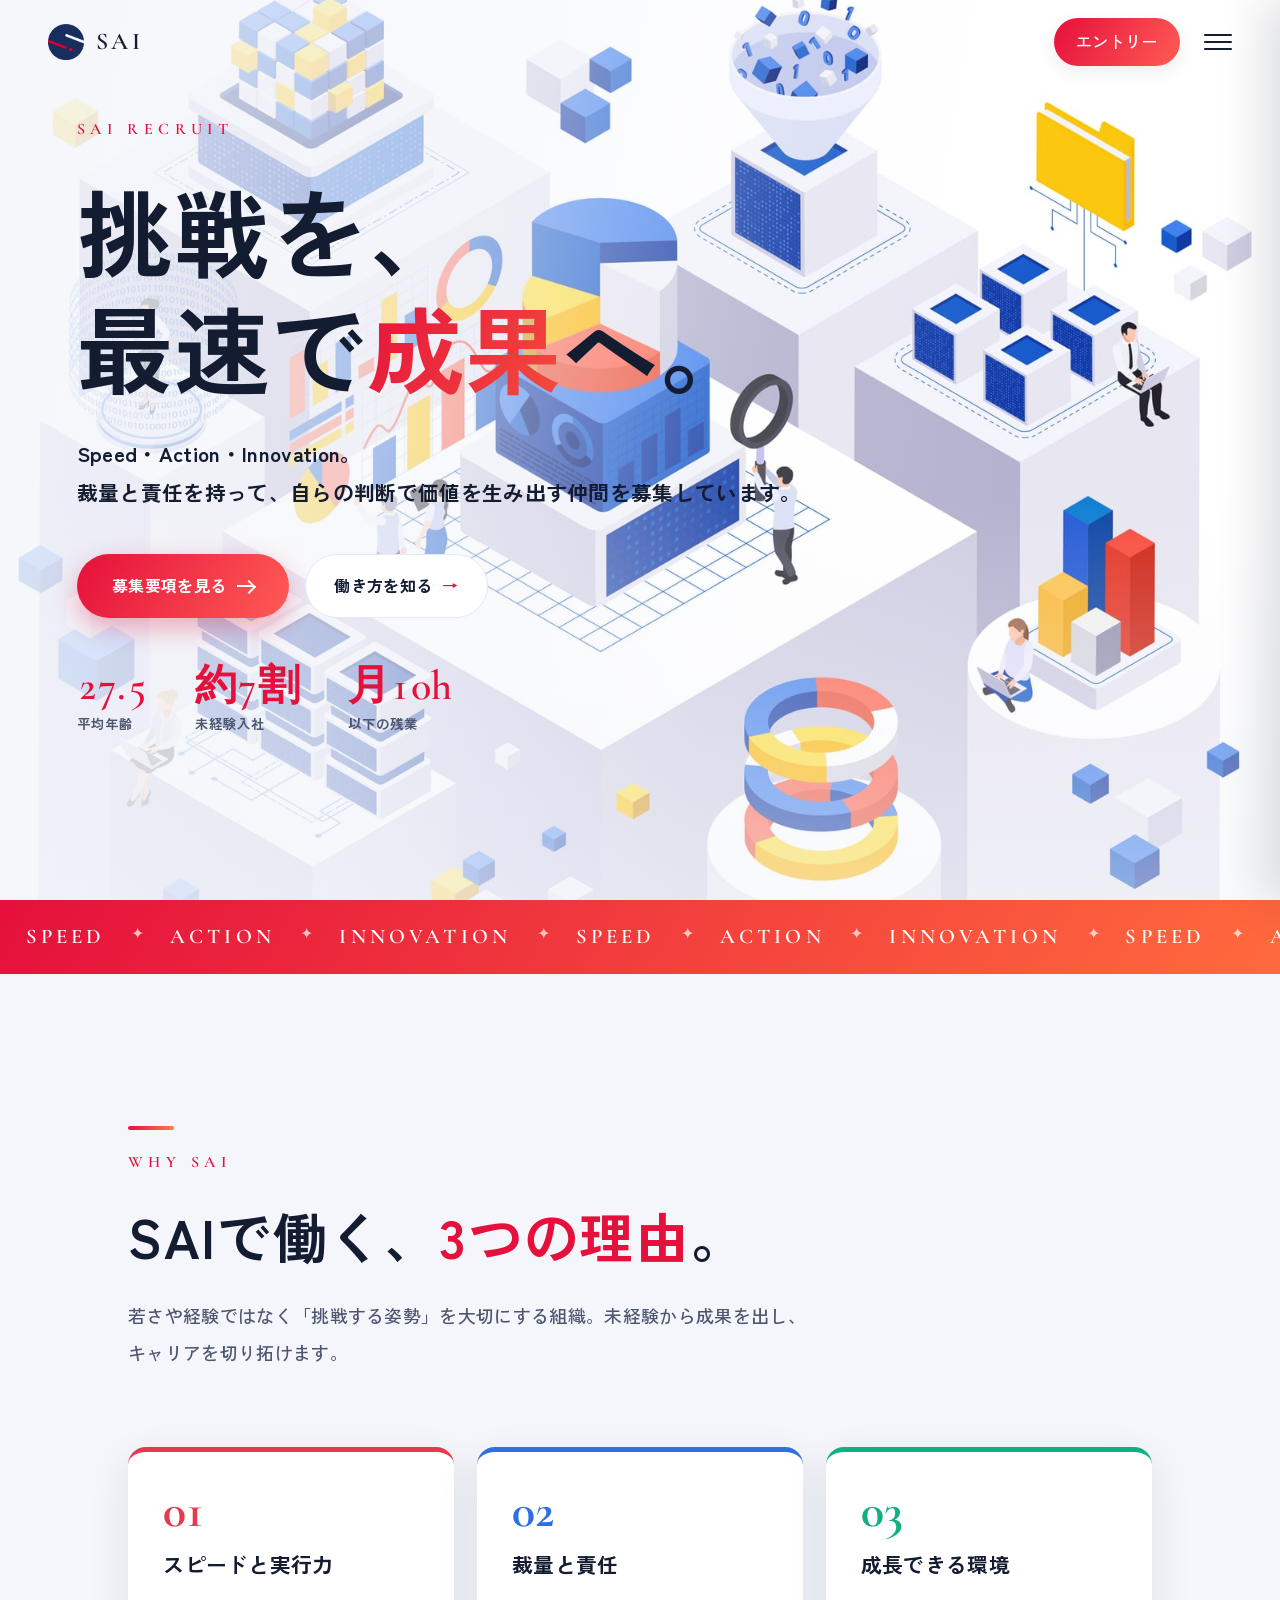
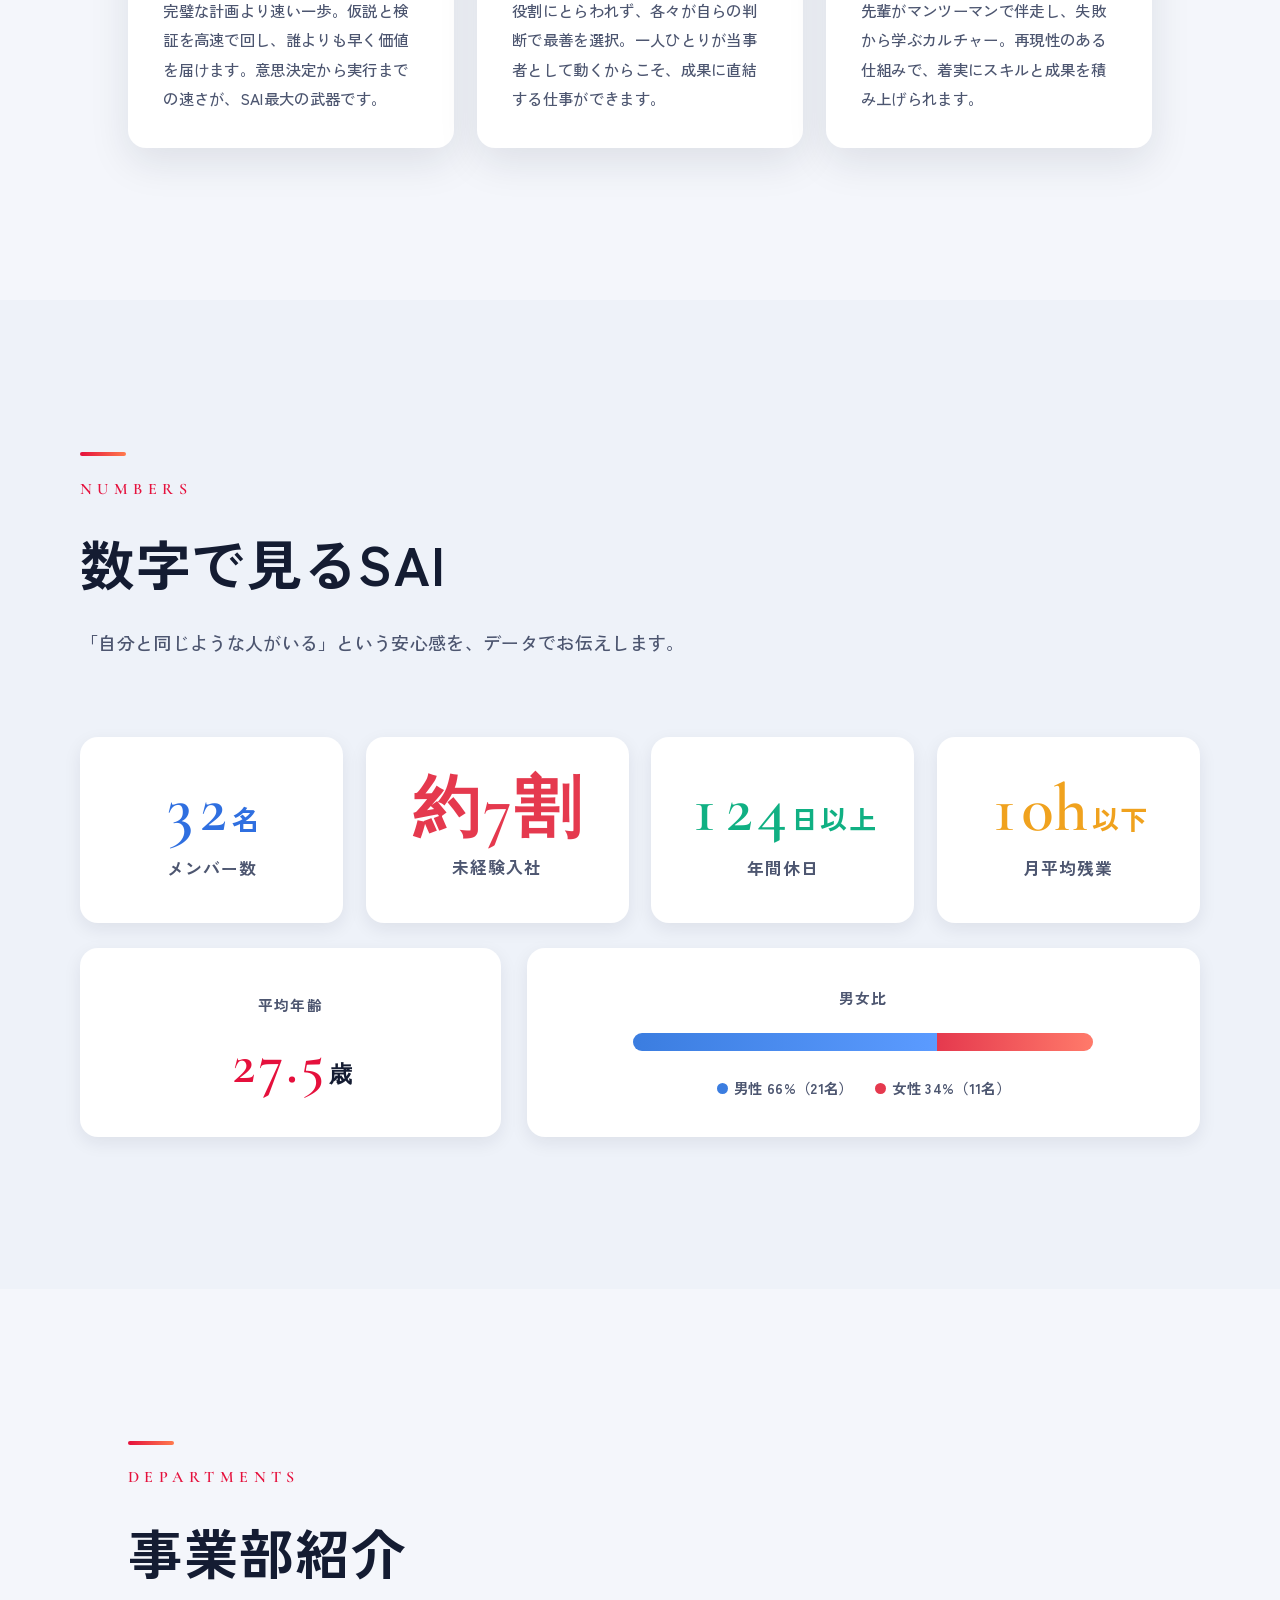
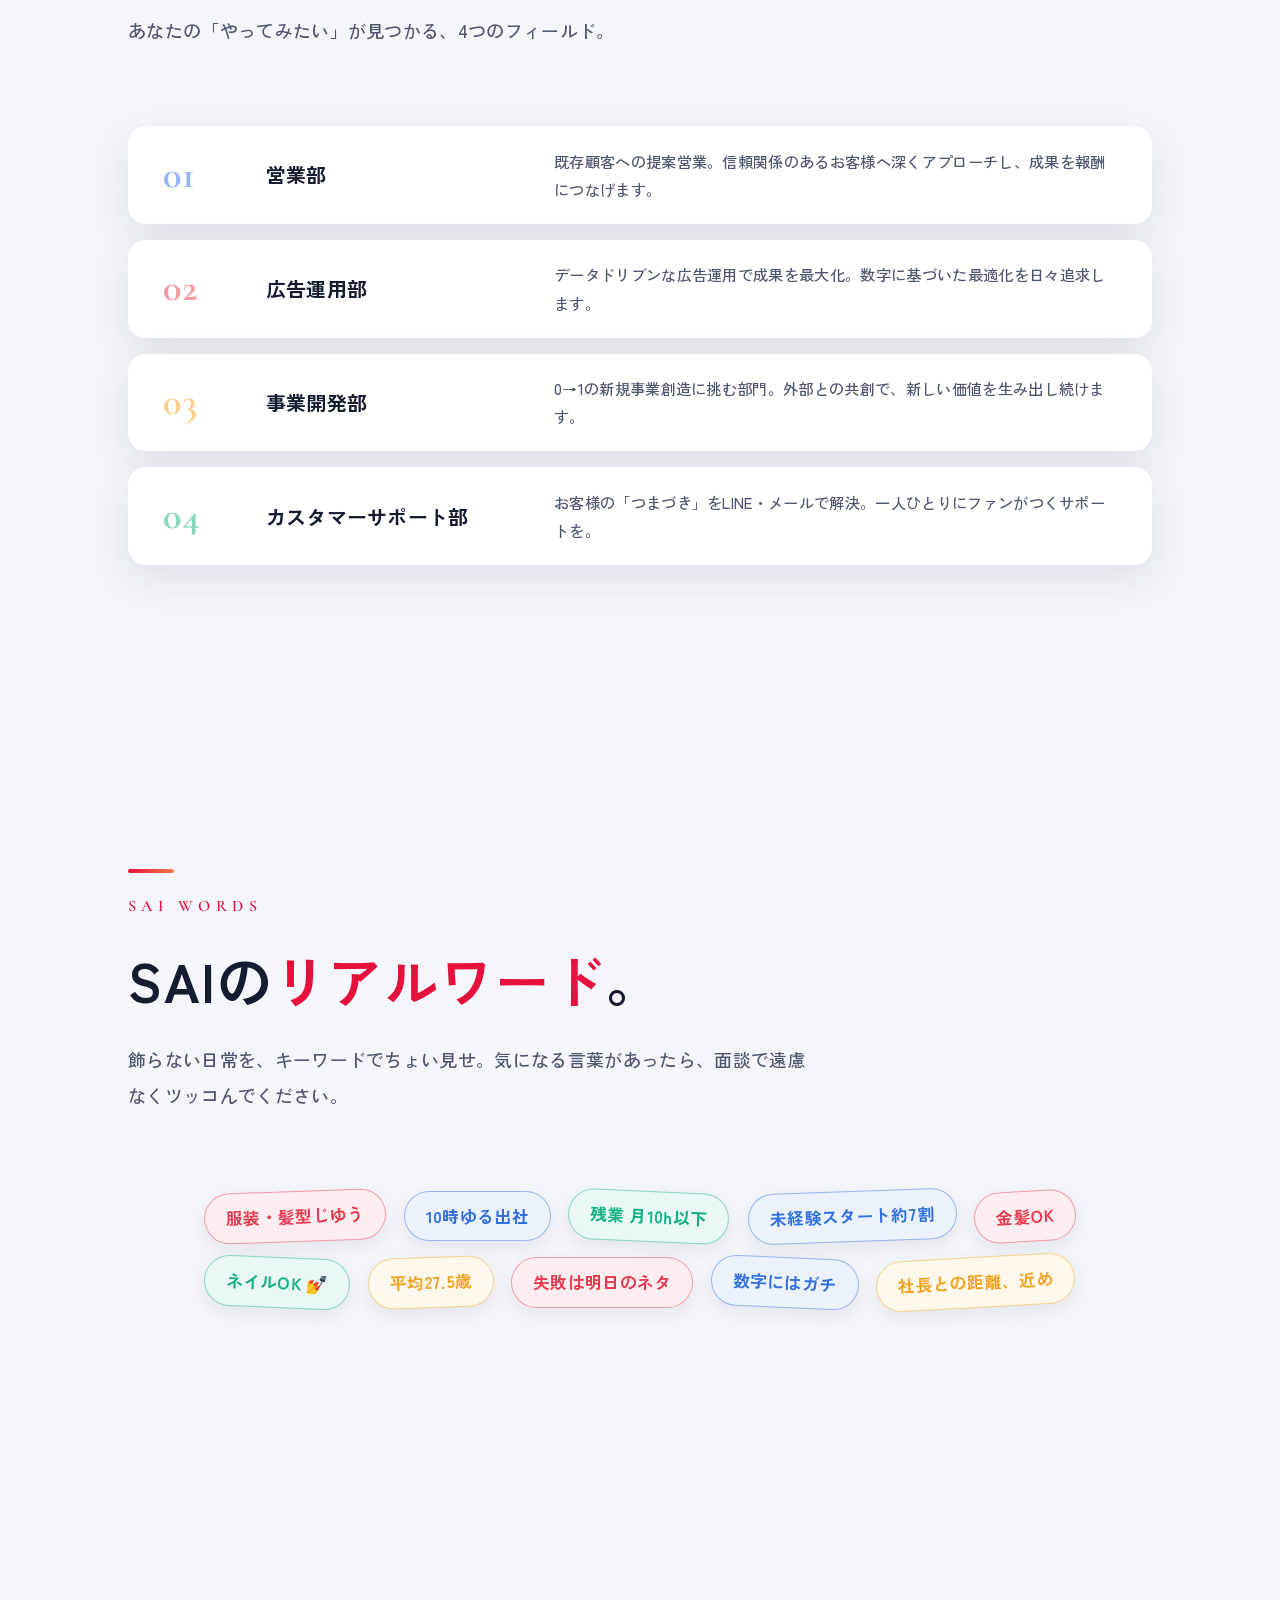
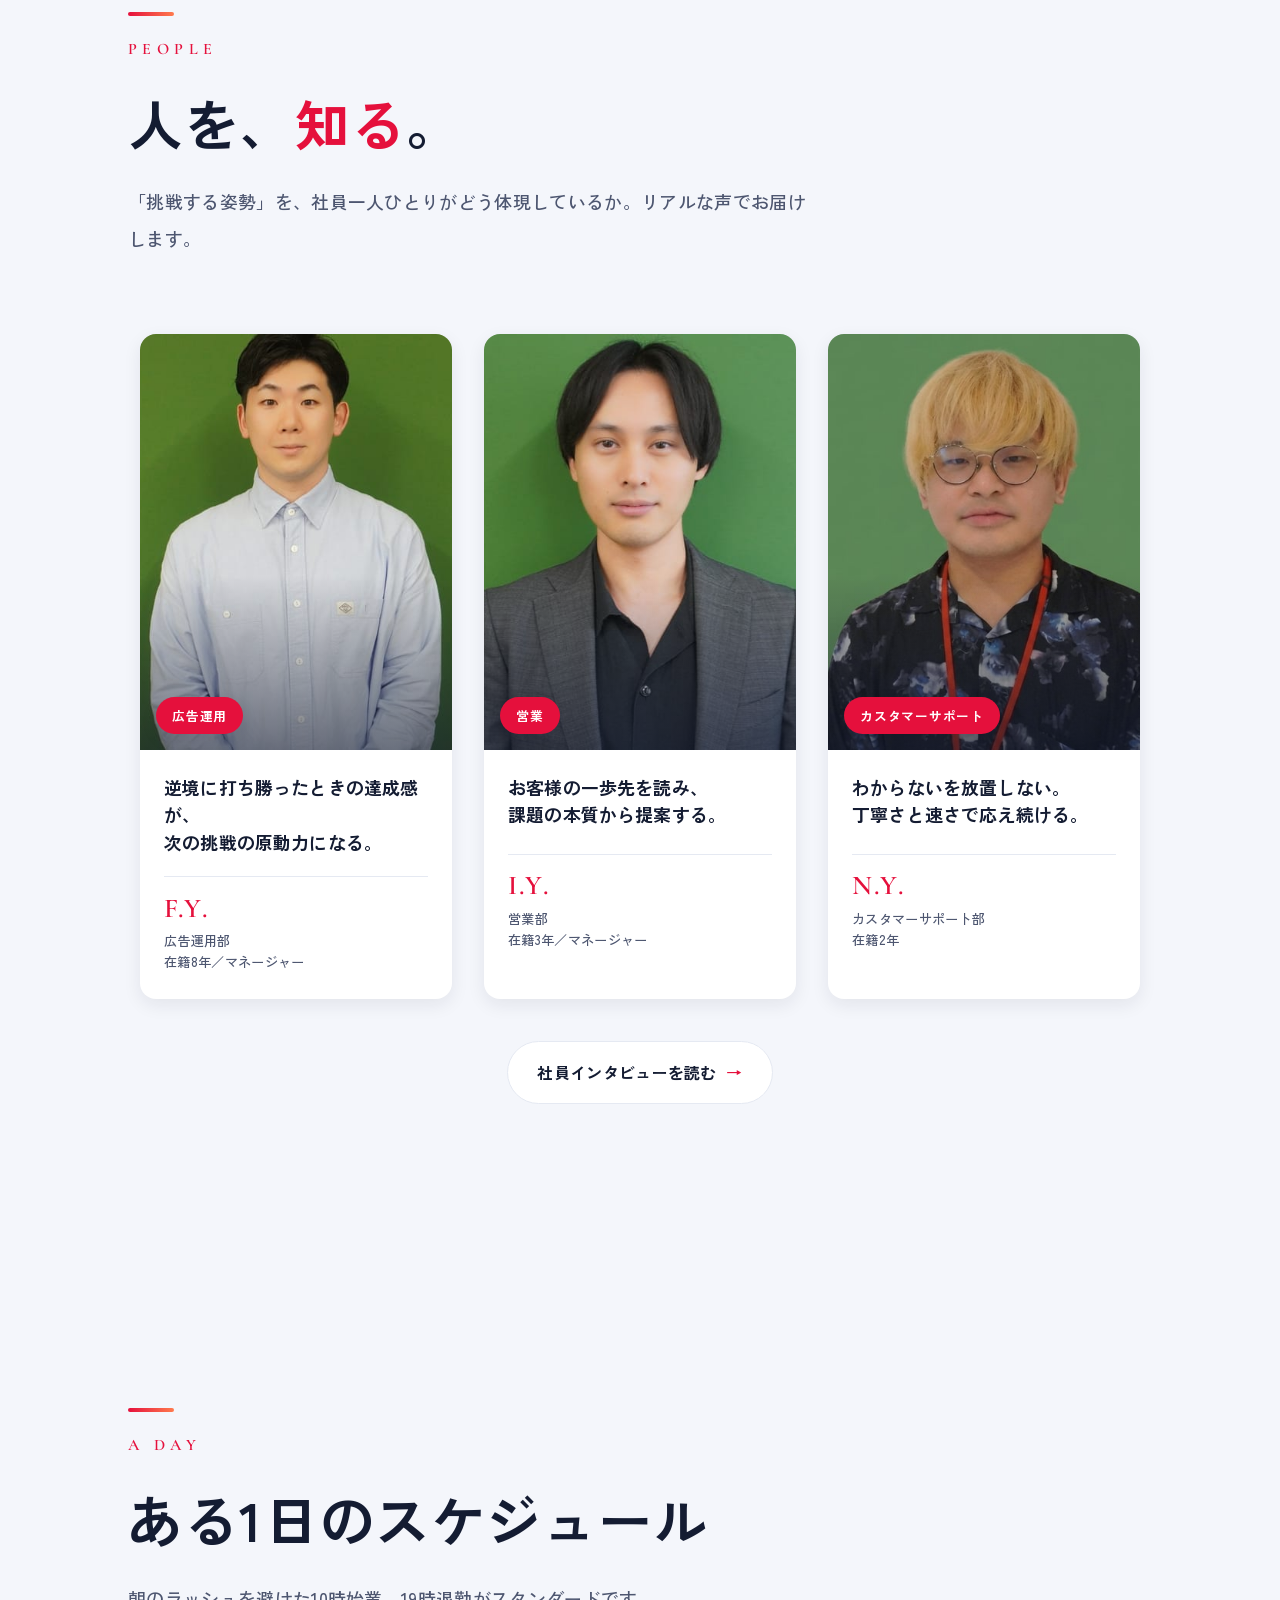
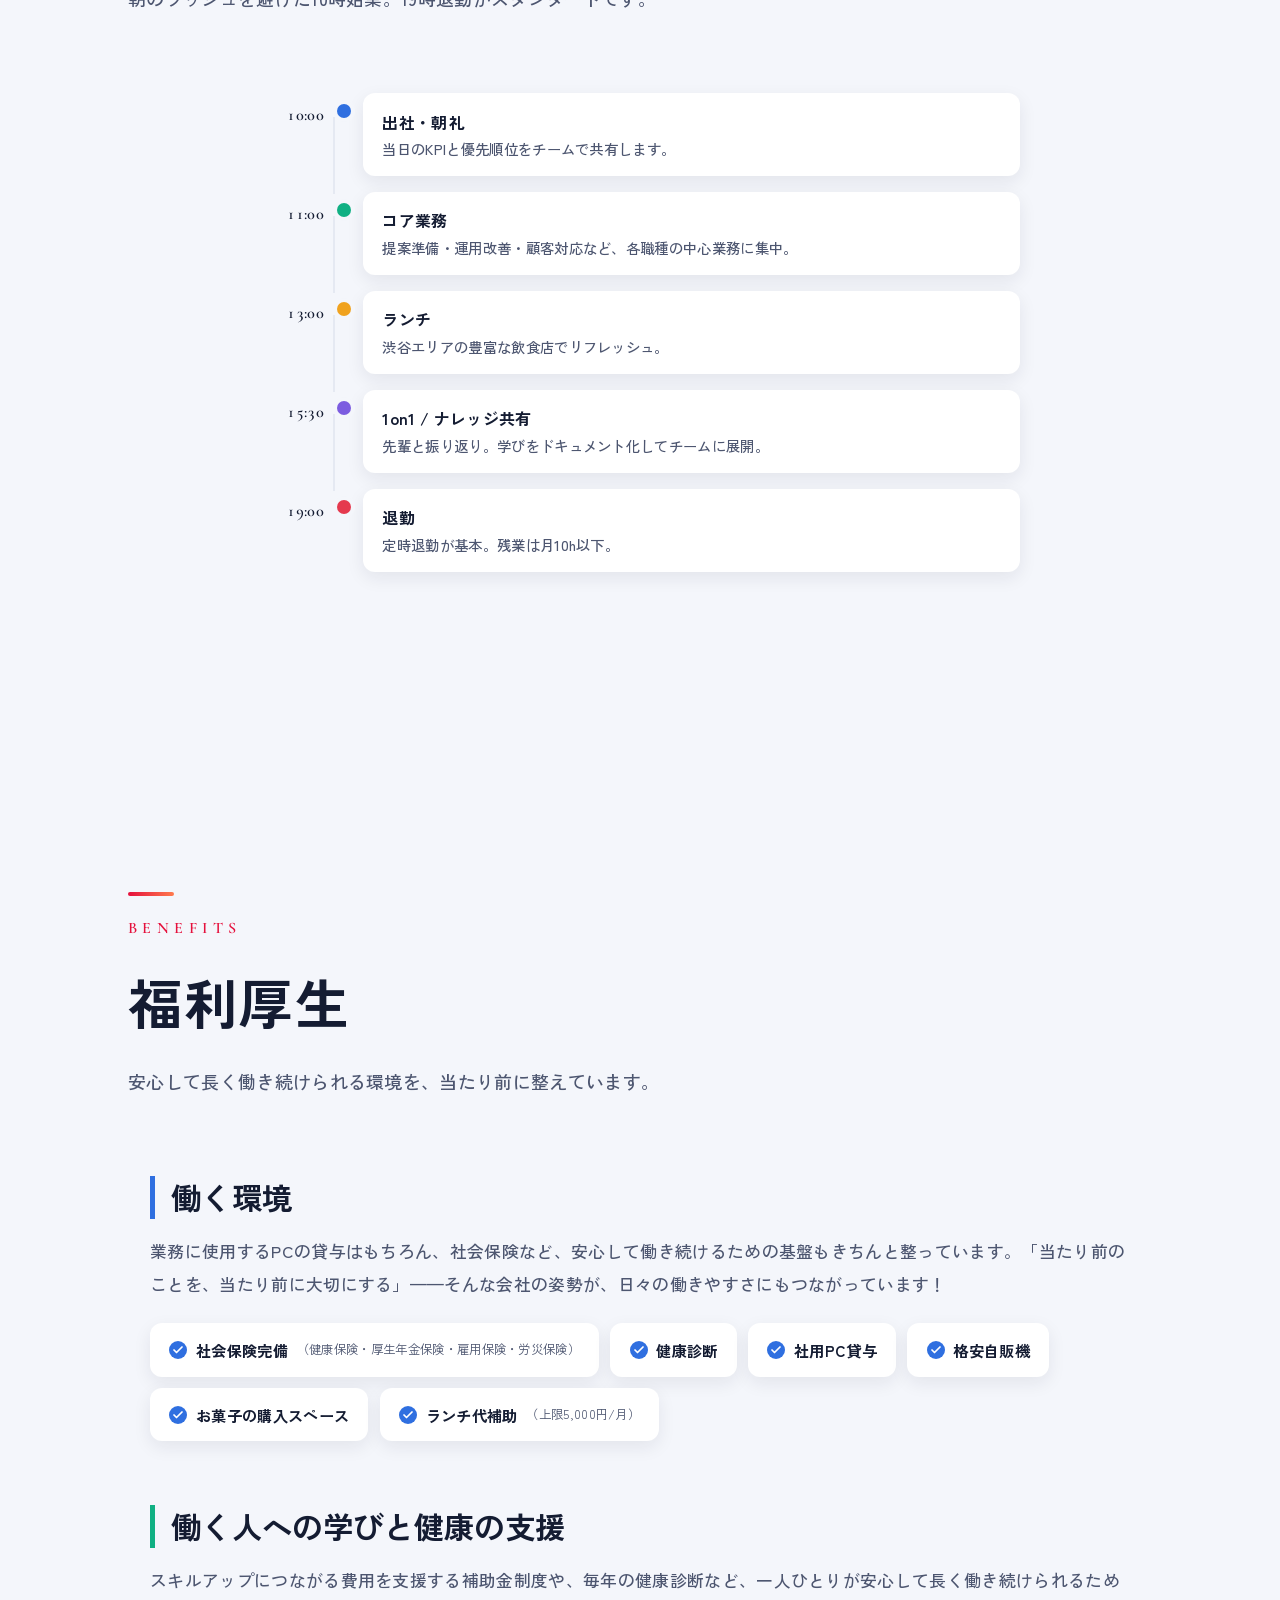
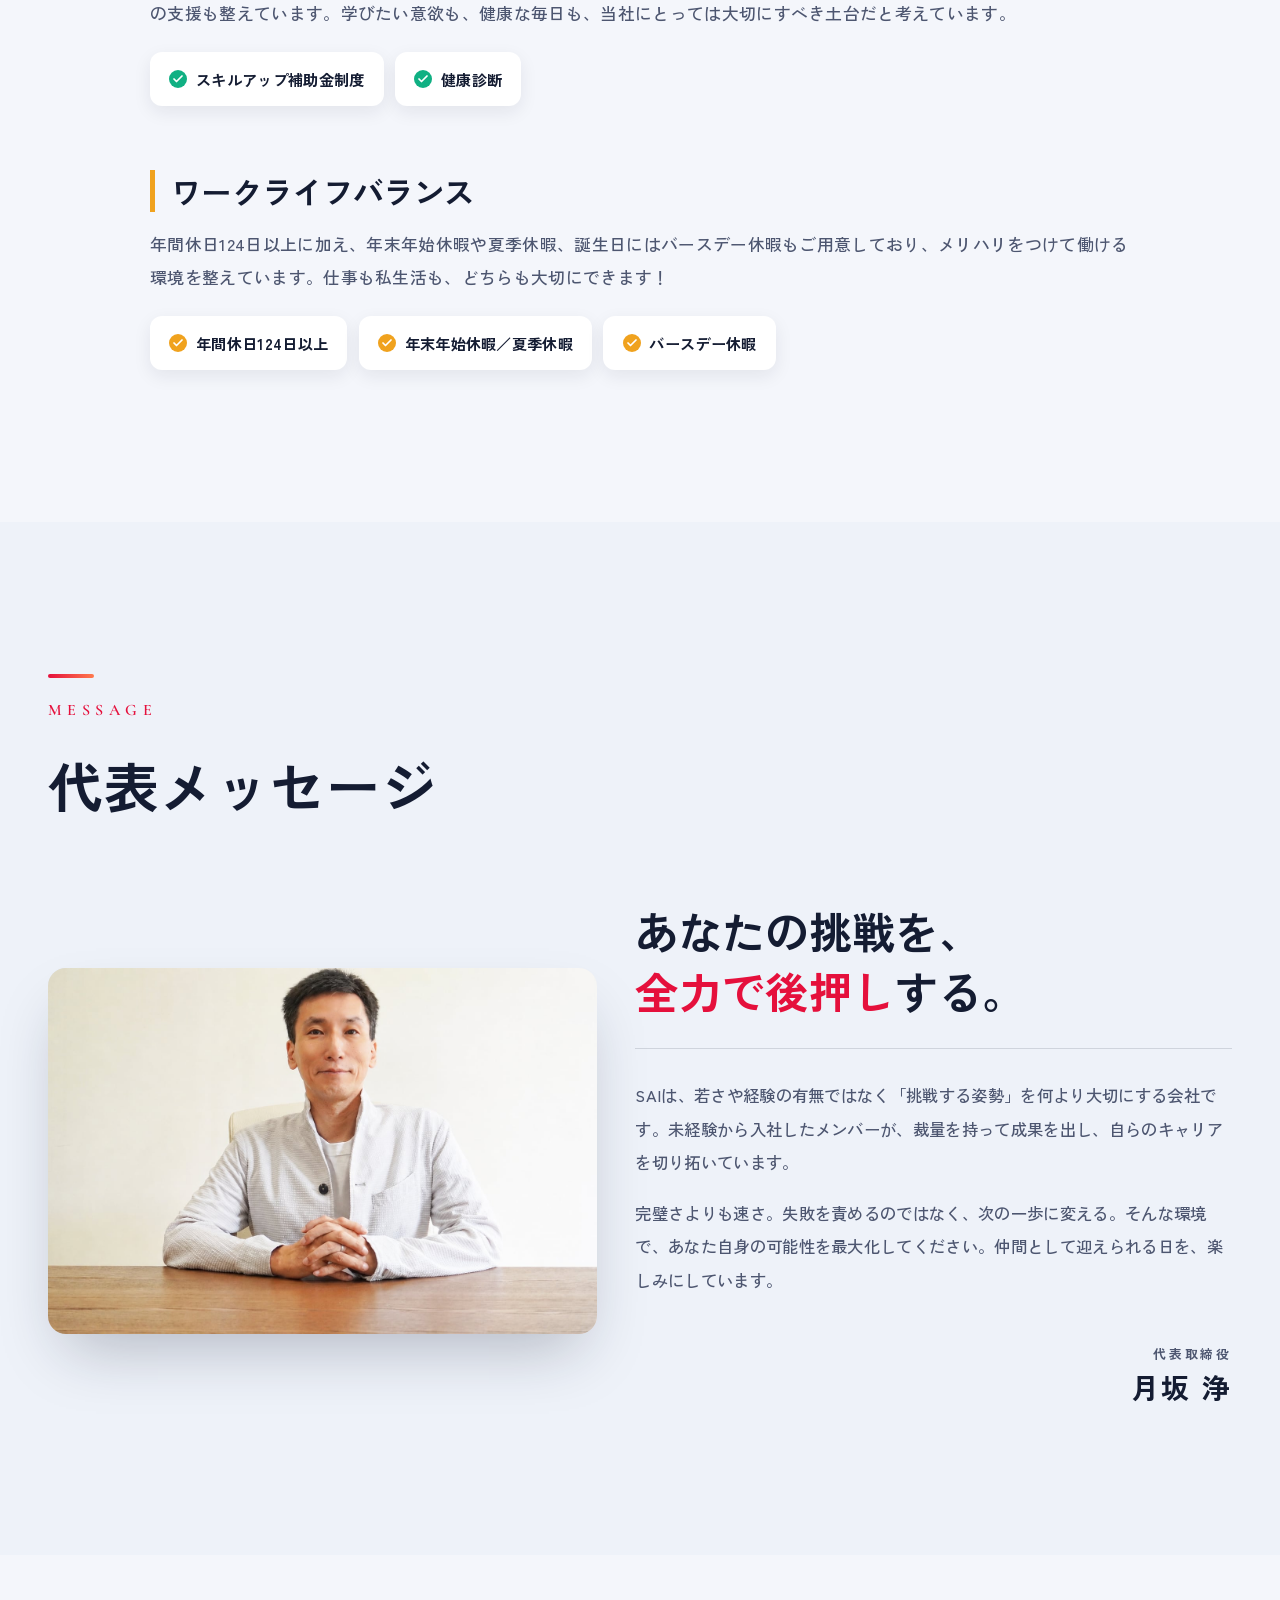
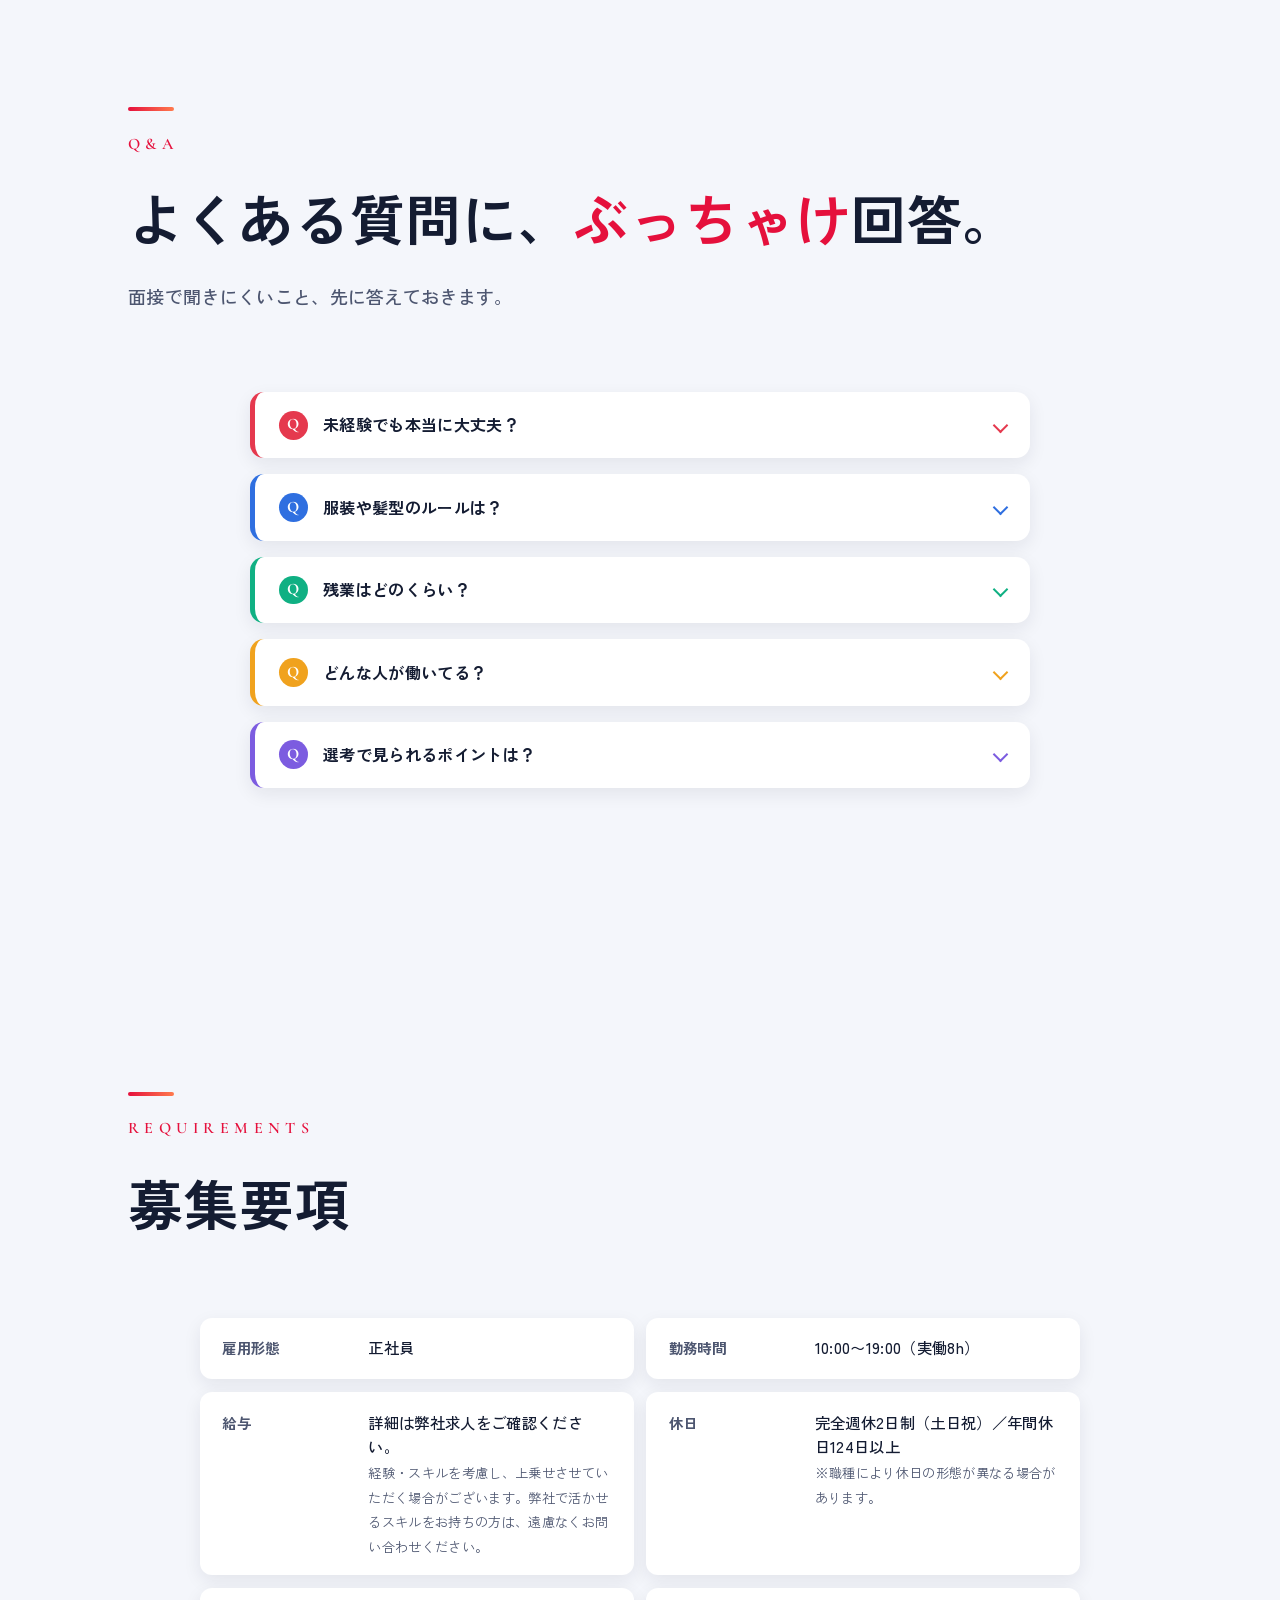
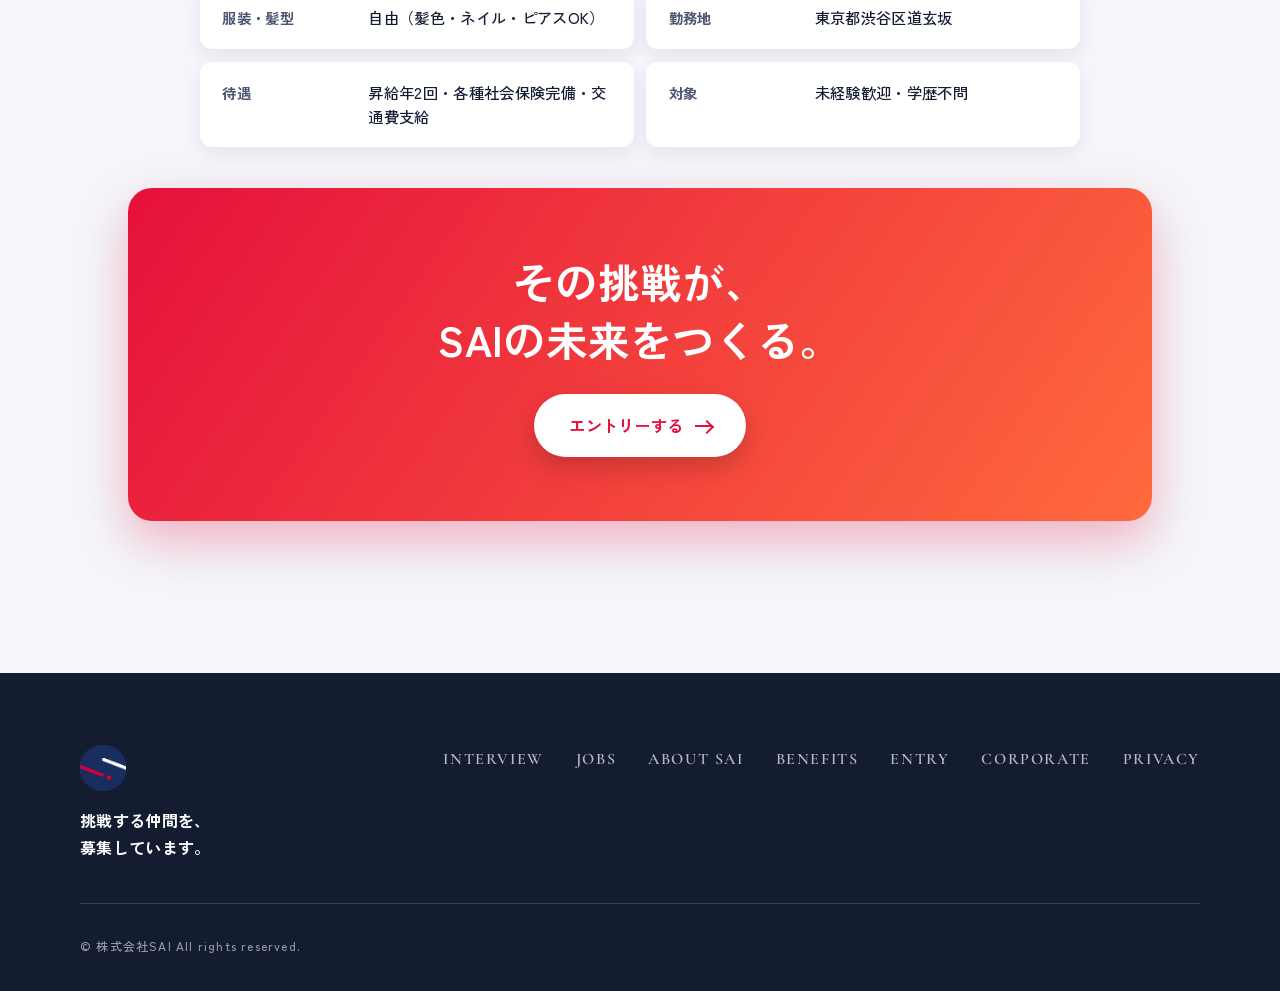
<file: recruit/index.html>
<!DOCTYPE html>
<html lang="ja">
<head>
<meta charset="UTF-8">
<meta name="viewport" content="width=device-width, initial-scale=1.0">
<title>株式会社SAI 採用サイト</title>
<meta name="description" content="株式会社SAIの採用サイト。働き方・カルチャー・キャリア・募集要項を紹介します。未経験から挑戦できる、勢いのある組織で一緒に働きませんか。">
<link rel="canonical" href="https://saigroupe.com/recruit/index.html">
<meta property="og:type" content="article">
<meta property="og:site_name" content="株式会社SAI">
<meta property="og:locale" content="ja_JP">
<meta property="og:title" content="株式会社SAI 採用サイト">
<meta property="og:description" content="株式会社SAIの採用サイト。働き方・カルチャー・キャリア・募集要項を紹介します。未経験から挑戦できる、勢いのある組織で一緒に働きませんか。">
<meta property="og:url" content="https://saigroupe.com/recruit/index.html">
<meta property="og:image" content="https://saigroupe.com/images/og-image.jpg">
<meta property="og:image:width" content="1200">
<meta property="og:image:height" content="630">
<meta name="twitter:card" content="summary_large_image">
<link rel="icon" href="../favicon.png" type="image/png">
<link rel="preconnect" href="https://fonts.googleapis.com">
<link rel="preconnect" href="https://fonts.gstatic.com" crossorigin>
<link href="https://fonts.googleapis.com/css2?family=Zen+Kaku+Gothic+Antique:wght@400;500;700&family=Cormorant+Garamond:wght@500;600&display=swap" rel="stylesheet">
<link rel="stylesheet" href="recruit.css">
</head>
<body>

<!-- ローディング -->
<div class="loader" id="loader">
    <div class="loader-logo">SAI</div>
    <div class="loader-bar"><span></span></div>
</div>

<!-- ヘッダー -->
<header class="header" id="header">
    <a href="index.html" class="header-logo">
        <img src="../logo-mark.png" alt="SAI" class="header-logo-mark">
        <span class="header-logo-text">SAI</span>
    </a>
        <div class="header-actions">
        <a href="entry.html" class="nav-entry">エントリー</a>
        <div class="menu-wrapper">
          <input type="checkbox" id="menu-toggle" hidden>
        
          <label class="menu-icon" for="menu-toggle">
            <span></span>
            <span></span>
            <span></span>
          </label>
        
          <div class="overlay"></div>
        
          <nav class="menu">
            <ul>
              <li><a href="index.html">採用トップ</a></li>
              <li><a href="about.html">SAIとは</a></li>
              <li><a href="jobs.html">仕事について</a></li>
              <li><a href="work-style.html">働き方</a></li>
              <li><a href="interview.html">社員インタビュー</a></li>
              <li><a href="entry.html">エントリー</a></li>
              <li><a href="../index.html">コーポレートサイト</a></li>
            </ul>
          </nav>
        </div>
    </div>
</header>

<main>

<!-- HERO -->
<section class="r-hero r-hero-illustrated">
    <div class="r-hero-bg"></div>
    <div class="r-hero-illust" aria-hidden="true">
        <img src="../images/recruit-hero.jpg" alt="" loading="eager">
    </div>
    <div class="r-hero-inner">
        <p class="r-hero-eyebrow" data-reveal>SAI RECRUIT</p>
        <h1 data-reveal>挑戦を、<br>最速で<em>成果</em>へ。</h1>
        <p class="r-hero-lead" data-reveal>Speed・Action・Innovation。<br>裁量と責任を持って、自らの判断で価値を生み出す仲間を募集しています。</p>
        <div class="r-hero-cta" data-reveal>
            <a href="#entry" class="r-btn">募集要項を見る<i></i></a>
            <a href="work-style.html" class="r-btn-outline">働き方を知る<span>→</span></a>
        </div>
        <div class="r-hero-stats" data-reveal>
            <div><b data-count="27.5">0</b><span>平均年齢</span></div>
            <div><b>約7割</b><span>未経験入社</span></div>
            <div><b>月10h</b><span>以下の残業</span></div>
        </div>
    </div>
</section>

<div class="r-marquee" aria-hidden="true">
    <div class="r-marquee-track">
        <span>SPEED</span><i>✦</i><span>ACTION</span><i>✦</i><span>INNOVATION</span><i>✦</i>
        <span>SPEED</span><i>✦</i><span>ACTION</span><i>✦</i><span>INNOVATION</span><i>✦</i>
        <span>SPEED</span><i>✦</i><span>ACTION</span><i>✦</i><span>INNOVATION</span><i>✦</i>
        <span>SPEED</span><i>✦</i><span>ACTION</span><i>✦</i><span>INNOVATION</span><i>✦</i>
    </div>
</div>

<!-- 働く理由 -->
<section class="r-section" id="why">
    <div class="r-head">
        <span class="r-label">WHY SAI</span>
        <h2 class="r-title">SAIで働く、<em>3つの理由</em>。</h2>
        <p class="r-sub">若さや経験ではなく「挑戦する姿勢」を大切にする組織。未経験から成果を出し、キャリアを切り拓けます。</p>
    </div>
    <div class="r-grid r-grid-3">
        <article class="r-card r-why-card a-red" data-reveal>
            <span class="r-why-no">01</span>
            <h3>スピードと実行力</h3>
            <p>完璧な計画より速い一歩。仮説と検証を高速で回し、誰よりも早く価値を届けます。意思決定から実行までの速さが、SAI最大の武器です。</p>
        </article>
        <article class="r-card r-why-card a-blue" data-reveal>
            <span class="r-why-no">02</span>
            <h3>裁量と責任</h3>
            <p>役割にとらわれず、各々が自らの判断で最善を選択。一人ひとりが当事者として動くからこそ、成果に直結する仕事ができます。</p>
        </article>
        <article class="r-card r-why-card a-green" data-reveal>
            <span class="r-why-no">03</span>
            <h3>成長できる環境</h3>
            <p>先輩がマンツーマンで伴走し、失敗から学ぶカルチャー。再現性のある仕組みで、着実にスキルと成果を積み上げられます。</p>
        </article>
    </div>
</section>

<!-- 数字 -->
<section class="r-numbers r-section" id="numbers" style="max-width:none;">
  <div style="max-width:1120px;margin:0 auto;">
    <div class="r-head">
        <span class="r-label">NUMBERS</span>
        <h2 class="r-title">数字で見るSAI</h2>
        <p class="r-sub">「自分と同じような人がいる」という安心感を、データでお伝えします。</p>
    </div>
    <div class="r-grid r-grid-4">
        <div class="r-num-card a-blue" data-reveal><b data-count="32">0</b><span class="suf">名</span><span>メンバー数</span></div>
        <div class="r-num-card a-red" data-reveal><b>約7割</b><span>未経験入社</span></div>
        <div class="r-num-card a-green" data-reveal><b data-count="124">0</b><span class="suf">日以上</span><span>年間休日</span></div>
        <div class="r-num-card a-gold" data-reveal><b>10h</b><span class="suf">以下</span><span>月平均残業</span></div>
    </div>
    <div class="r-people">
        <div class="r-people-item" data-reveal>
            <span class="r-people-label">平均年齢</span>
            <span class="r-people-val"><span data-count="27.5">0</span><span class="u">歳</span></span>
        </div>
        <div class="r-people-item" data-reveal>
            <span class="r-people-label">男女比</span>
            <div class="r-gbar"><i class="m" style="width:66%"></i><i class="f" style="width:34%"></i></div>
            <div class="r-glegend">
                <span><i class="r-dot m"></i>男性 66%（21名）</span>
                <span><i class="r-dot f"></i>女性 34%（11名）</span>
            </div>
        </div>
    </div>
  </div>
</section>

<!-- 事業部紹介 -->
<section class="r-section" id="dept">
    <div class="r-head">
        <span class="r-label">DEPARTMENTS</span>
        <h2 class="r-title">事業部紹介</h2>
        <p class="r-sub">あなたの「やってみたい」が見つかる、4つのフィールド。</p>
    </div>
    <div class="r-dept-list">
        <article class="r-card r-dept-card a-blue" data-reveal><span class="r-dept-no">01</span><h3>営業部</h3><p>既存顧客への提案営業。信頼関係のあるお客様へ深くアプローチし、成果を報酬につなげます。</p></article>
        <article class="r-card r-dept-card a-red" data-reveal><span class="r-dept-no">02</span><h3>広告運用部</h3><p>データドリブンな広告運用で成果を最大化。数字に基づいた最適化を日々追求します。</p></article>
        <article class="r-card r-dept-card a-gold" data-reveal><span class="r-dept-no">03</span><h3>事業開発部</h3><p>0→1の新規事業創造に挑む部門。外部との共創で、新しい価値を生み出し続けます。</p></article>
        <article class="r-card r-dept-card a-green" data-reveal><span class="r-dept-no">04</span><h3>カスタマーサポート部</h3><p>お客様の「つまづき」をLINE・メールで解決。一人ひとりにファンがつくサポートを。</p></article>
    </div>
</section>

<!-- SAIリアルワード（カルチャーチップ雲） -->
<section class="r-section r-alt" id="words">
    <div class="r-head">
        <span class="r-label">SAI WORDS</span>
        <h2 class="r-title">SAIの<em>リアルワード</em>。</h2>
        <p class="r-sub">飾らない日常を、キーワードでちょい見せ。気になる言葉があったら、面談で遠慮なくツッコんでください。</p>
    </div>
    <div class="r-words" data-reveal>
        <span class="r-word a-red">服装・髪型じゆう</span>
        <span class="r-word a-blue">10時ゆる出社</span>
        <span class="r-word a-green">残業 月10h以下</span>
        <span class="r-word a-blue">未経験スタート約7割</span>
        <span class="r-word a-red">金髪OK</span>
        <span class="r-word a-green">ネイルOK 💅</span>
        <span class="r-word a-gold">平均27.5歳</span>
        <span class="r-word a-red">失敗は明日のネタ</span>
        <span class="r-word a-blue">数字にはガチ</span>
        <span class="r-word a-gold">社長との距離、近め</span>
    </div>
</section>

<!-- メンバー -->
<section class="r-section" id="members">
    <div class="r-head">
        <span class="r-label">PEOPLE</span>
        <h2 class="r-title">人を、<em>知る</em>。</h2>
        <p class="r-sub">「挑戦する姿勢」を、社員一人ひとりがどう体現しているか。リアルな声でお届けします。</p>
    </div>
    <div class="r-persons">
        <article class="r-person" data-reveal>
            <div class="r-person-photo">
                <img src="../images/members/fujihira.jpg" alt="藤平 勇太">
                <span class="r-person-role">広告運用</span>
            </div>
            <div class="r-person-body">
                <p class="r-person-catch">逆境に打ち勝ったときの達成感が、<br>次の挑戦の原動力になる。</p>
                <div class="r-person-meta">
                    <span class="r-person-name">F.Y.</span>
                    <span class="r-person-affil">広告運用部<br>在籍8年／マネージャー</span>
                </div>
            </div>
        </article>
        <article class="r-person" data-reveal>
            <div class="r-person-photo">
                <img src="../images/members/itou.jpg" alt="伊藤 義将">
                <span class="r-person-role">営業</span>
            </div>
            <div class="r-person-body">
                <p class="r-person-catch">お客様の一歩先を読み、<br>課題の本質から提案する。</p>
                <div class="r-person-meta">
                    <span class="r-person-name">I.Y.</span>
                    <span class="r-person-affil">営業部<br>在籍3年／マネージャー</span>
                </div>
            </div>
        </article>
        <article class="r-person" data-reveal>
            <div class="r-person-photo">
                <img src="../images/members/negishi-iv.jpg" alt="根岸 悠河">
                <span class="r-person-role">カスタマーサポート</span>
            </div>
            <div class="r-person-body">
                <p class="r-person-catch">わからないを放置しない。<br>丁寧さと速さで応え続ける。</p>
                <div class="r-person-meta">
                    <span class="r-person-name">N.Y.</span>
                    <span class="r-person-affil">カスタマーサポート部<br>在籍2年</span>
                </div>
            </div>
        </article>
    </div>
    <p class="r-people-more"><a href="interview.html" class="r-btn-outline">社員インタビューを読む<span>→</span></a></p>
</section>

<!-- 働く環境 -->
<section class="r-section r-alt" id="environment">
    <div class="r-head">
        <span class="r-label">A DAY</span>
        <h2 class="r-title">ある1日のスケジュール</h2>
        <p class="r-sub">朝のラッシュを避けた10時始業。19時退勤がスタンダードです。</p>
    </div>
    <div class="r-timeline">
        <div class="r-tl" data-reveal><span class="r-tl-time">10:00</span><span class="r-tl-dot a-blue"></span><div class="r-tl-card"><h4>出社・朝礼</h4><p>当日のKPIと優先順位をチームで共有します。</p></div></div>
        <div class="r-tl" data-reveal><span class="r-tl-time">11:00</span><span class="r-tl-dot a-green"></span><div class="r-tl-card"><h4>コア業務</h4><p>提案準備・運用改善・顧客対応など、各職種の中心業務に集中。</p></div></div>
        <div class="r-tl" data-reveal><span class="r-tl-time">13:00</span><span class="r-tl-dot a-gold"></span><div class="r-tl-card"><h4>ランチ</h4><p>渋谷エリアの豊富な飲食店でリフレッシュ。</p></div></div>
        <div class="r-tl" data-reveal><span class="r-tl-time">15:30</span><span class="r-tl-dot a-purple"></span><div class="r-tl-card"><h4>1on1 / ナレッジ共有</h4><p>先輩と振り返り。学びをドキュメント化してチームに展開。</p></div></div>
        <div class="r-tl" data-reveal><span class="r-tl-time">19:00</span><span class="r-tl-dot a-red"></span><div class="r-tl-card"><h4>退勤</h4><p>定時退勤が基本。残業は月10h以下。</p></div></div>
    </div>
</section>

<!-- 福利厚生 -->
<section class="r-section" id="benefits">
    <div class="r-head">
        <span class="r-label">BENEFITS</span>
        <h2 class="r-title">福利厚生</h2>
        <p class="r-sub">安心して長く働き続けられる環境を、当たり前に整えています。</p>
    </div>

    <div class="r-benefit a-blue" data-reveal>
        <h3 class="r-benefit-h">働く環境</h3>
        <p class="r-benefit-lead">業務に使用するPCの貸与はもちろん、社会保険など、安心して働き続けるための基盤もきちんと整っています。「当たり前のことを、当たり前に大切にする」——そんな会社の姿勢が、日々の働きやすさにもつながっています！</p>
        <div class="r-benefit-items">
            <span class="r-benefit-item">社会保険完備<small>（健康保険・厚生年金保険・雇用保険・労災保険）</small></span>
            <span class="r-benefit-item">健康診断</span>
            <span class="r-benefit-item">社用PC貸与</span>
            <span class="r-benefit-item">格安自販機</span>
            <span class="r-benefit-item">お菓子の購入スペース</span>
            <span class="r-benefit-item">ランチ代補助<small>（上限5,000円/月）</small></span>
        </div>
    </div>

    <div class="r-benefit a-green" data-reveal>
        <h3 class="r-benefit-h">働く人への学びと健康の支援</h3>
        <p class="r-benefit-lead">スキルアップにつながる費用を支援する補助金制度や、毎年の健康診断など、一人ひとりが安心して長く働き続けられるための支援も整えています。学びたい意欲も、健康な毎日も、当社にとっては大切にすべき土台だと考えています。</p>
        <div class="r-benefit-items">
            <span class="r-benefit-item">スキルアップ補助金制度</span>
            <span class="r-benefit-item">健康診断</span>
        </div>
    </div>

    <div class="r-benefit a-gold" data-reveal>
        <h3 class="r-benefit-h">ワークライフバランス</h3>
        <p class="r-benefit-lead">年間休日124日以上に加え、年末年始休暇や夏季休暇、誕生日にはバースデー休暇もご用意しており、メリハリをつけて働ける環境を整えています。仕事も私生活も、どちらも大切にできます！</p>
        <div class="r-benefit-items">
            <span class="r-benefit-item">年間休日124日以上</span>
            <span class="r-benefit-item">年末年始休暇／夏季休暇</span>
            <span class="r-benefit-item">バースデー休暇</span>
        </div>
    </div>
</section>


<!-- 代表メッセージ（採用向け） -->
<section class="r-message r-section" id="message" style="max-width:none;">
  <div style="max-width:1360px;margin:0 auto;">
    <div class="r-head">
        <span class="r-label">MESSAGE</span>
        <h2 class="r-title">代表メッセージ</h2>
    </div>
    <div class="r-msg-inner">
        <div class="r-msg-photo" data-reveal><img src="../images/ceo.jpg" alt="代表取締役 月坂 浄"></div>
        <div class="r-msg-body" data-reveal>
            <h3><span>あなたの挑戦を、</span><span><em>全力で後押し</em>する。</span></h3>
            <p>SAIは、若さや経験の有無ではなく「挑戦する姿勢」を何より大切にする会社です。未経験から入社したメンバーが、裁量を持って成果を出し、自らのキャリアを切り拓いています。</p>
            <p>完璧さよりも速さ。失敗を責めるのではなく、次の一歩に変える。そんな環境で、あなた自身の可能性を最大化してください。仲間として迎えられる日を、楽しみにしています。</p>
            <div class="r-msg-sign">
                <div class="sign-name"><span>代表取締役</span><strong>月坂 浄</strong></div>
            </div>
        </div>
    </div>
  </div>
</section>

<!-- ぶっちゃけQ&A -->
<section class="r-section" id="faq">
    <div class="r-head">
        <span class="r-label">Q&amp;A</span>
        <h2 class="r-title">よくある質問に、<em>ぶっちゃけ</em>回答。</h2>
        <p class="r-sub">面接で聞きにくいこと、先に答えておきます。</p>
    </div>
    <div class="r-faq" data-reveal>
        <details class="r-qa a-red">
            <summary><b>Q</b>未経験でも本当に大丈夫？<i class="r-qa-ic"></i></summary>
            <div class="r-qa-a"><b>A</b><p>約7割が未経験入社です。先輩がマンツーマンで伴走する仕組みと「失敗を次に変える」文化があるので、スタートラインはみんな一緒です。</p></div>
        </details>
        <details class="r-qa a-blue">
            <summary><b>Q</b>服装や髪型のルールは？<i class="r-qa-ic"></i></summary>
            <div class="r-qa-a"><b>A</b><p>ありません。金髪・ネイル・ピアスOK。見た目より「中身（想い）」を見る会社です。</p></div>
        </details>
        <details class="r-qa a-green">
            <summary><b>Q</b>残業はどのくらい？<i class="r-qa-ic"></i></summary>
            <div class="r-qa-a"><b>A</b><p>月10時間以下が標準です。仕事もプライベートも、どちらも本気でやる主義です。</p></div>
        </details>
        <details class="r-qa a-gold">
            <summary><b>Q</b>どんな人が働いてる？<i class="r-qa-ic"></i></summary>
            <div class="r-qa-a"><b>A</b><p>元アパレル、元営業、元フリーター…経歴はバラバラ。共通点は「挑戦が好き」なことだけです。</p></div>
        </details>
        <details class="r-qa a-purple">
            <summary><b>Q</b>選考で見られるポイントは？<i class="r-qa-ic"></i></summary>
            <div class="r-qa-a"><b>A</b><p>スキルも大事ですがまずは姿勢。弊社でのビジョンを自分の言葉で話せれば十分です。</p></div>
        </details>
    </div>
</section>

<!-- 募集要項・エントリー -->
<section class="r-section r-entry" id="entry">
    <div class="r-head" style="text-align:left;">
        <span class="r-label">REQUIREMENTS</span>
        <h2 class="r-title">募集要項</h2>
    </div>
    <div class="r-cond">
        <div class="r-cond-row"><span class="r-cond-k">雇用形態</span><span class="r-cond-v">正社員</span></div>
        <div class="r-cond-row"><span class="r-cond-k">勤務時間</span><span class="r-cond-v">10:00〜19:00（実働8h）</span></div>
        <div class="r-cond-row"><span class="r-cond-k">給与</span><span class="r-cond-v">詳細は弊社求人をご確認ください。<br><small>経験・スキルを考慮し、上乗せさせていただく場合がございます。弊社で活かせるスキルをお持ちの方は、遠慮なくお問い合わせください。</small></span></div>
        <div class="r-cond-row"><span class="r-cond-k">休日</span><span class="r-cond-v">完全週休2日制（土日祝）／年間休日124日以上<br><small>※職種により休日の形態が異なる場合があります。</small></span></div>
        <div class="r-cond-row"><span class="r-cond-k">服装・髪型</span><span class="r-cond-v">自由（髪色・ネイル・ピアスOK）</span></div>
        <div class="r-cond-row"><span class="r-cond-k">勤務地</span><span class="r-cond-v">東京都渋谷区道玄坂</span></div>
        <div class="r-cond-row"><span class="r-cond-k">待遇</span><span class="r-cond-v">昇給年2回・各種社会保険完備・交通費支給</span></div>
        <div class="r-cond-row"><span class="r-cond-k">対象</span><span class="r-cond-v">未経験歓迎・学歴不問</span></div>
    </div>
    <div class="r-entry-cta" data-reveal>
        <h2>その挑戦が、<br>SAIの未来をつくる。</h2>
        <a href="entry.html" class="r-btn">エントリーする<i></i></a>
    </div>
</section>

</main>

<!-- フッター -->
<footer class="r-footer">
    <div class="r-footer-top">
        <div>
            <img src="../logo-mark.png" alt="SAI" class="r-footer-logo">
            <p class="r-footer-tag">挑戦する仲間を、<br>募集しています。</p>
        </div>
        <nav class="r-footer-nav">
            <a href="interview.html">INTERVIEW</a>
            <a href="jobs.html">JOBS</a>
            <a href="about.html">ABOUT SAI</a>
            <a href="#benefits">BENEFITS</a>
            <a href="entry.html">ENTRY</a>
            <a href="../index.html">CORPORATE</a>
            <a href="privacy.html">PRIVACY</a>
        </nav>
    </div>
    <div class="r-footer-bottom">
        <small>&copy; 株式会社SAI All rights reserved.</small>
    </div>
</footer>

<script src="../script.js"></script>
</body>
</html>
</file>
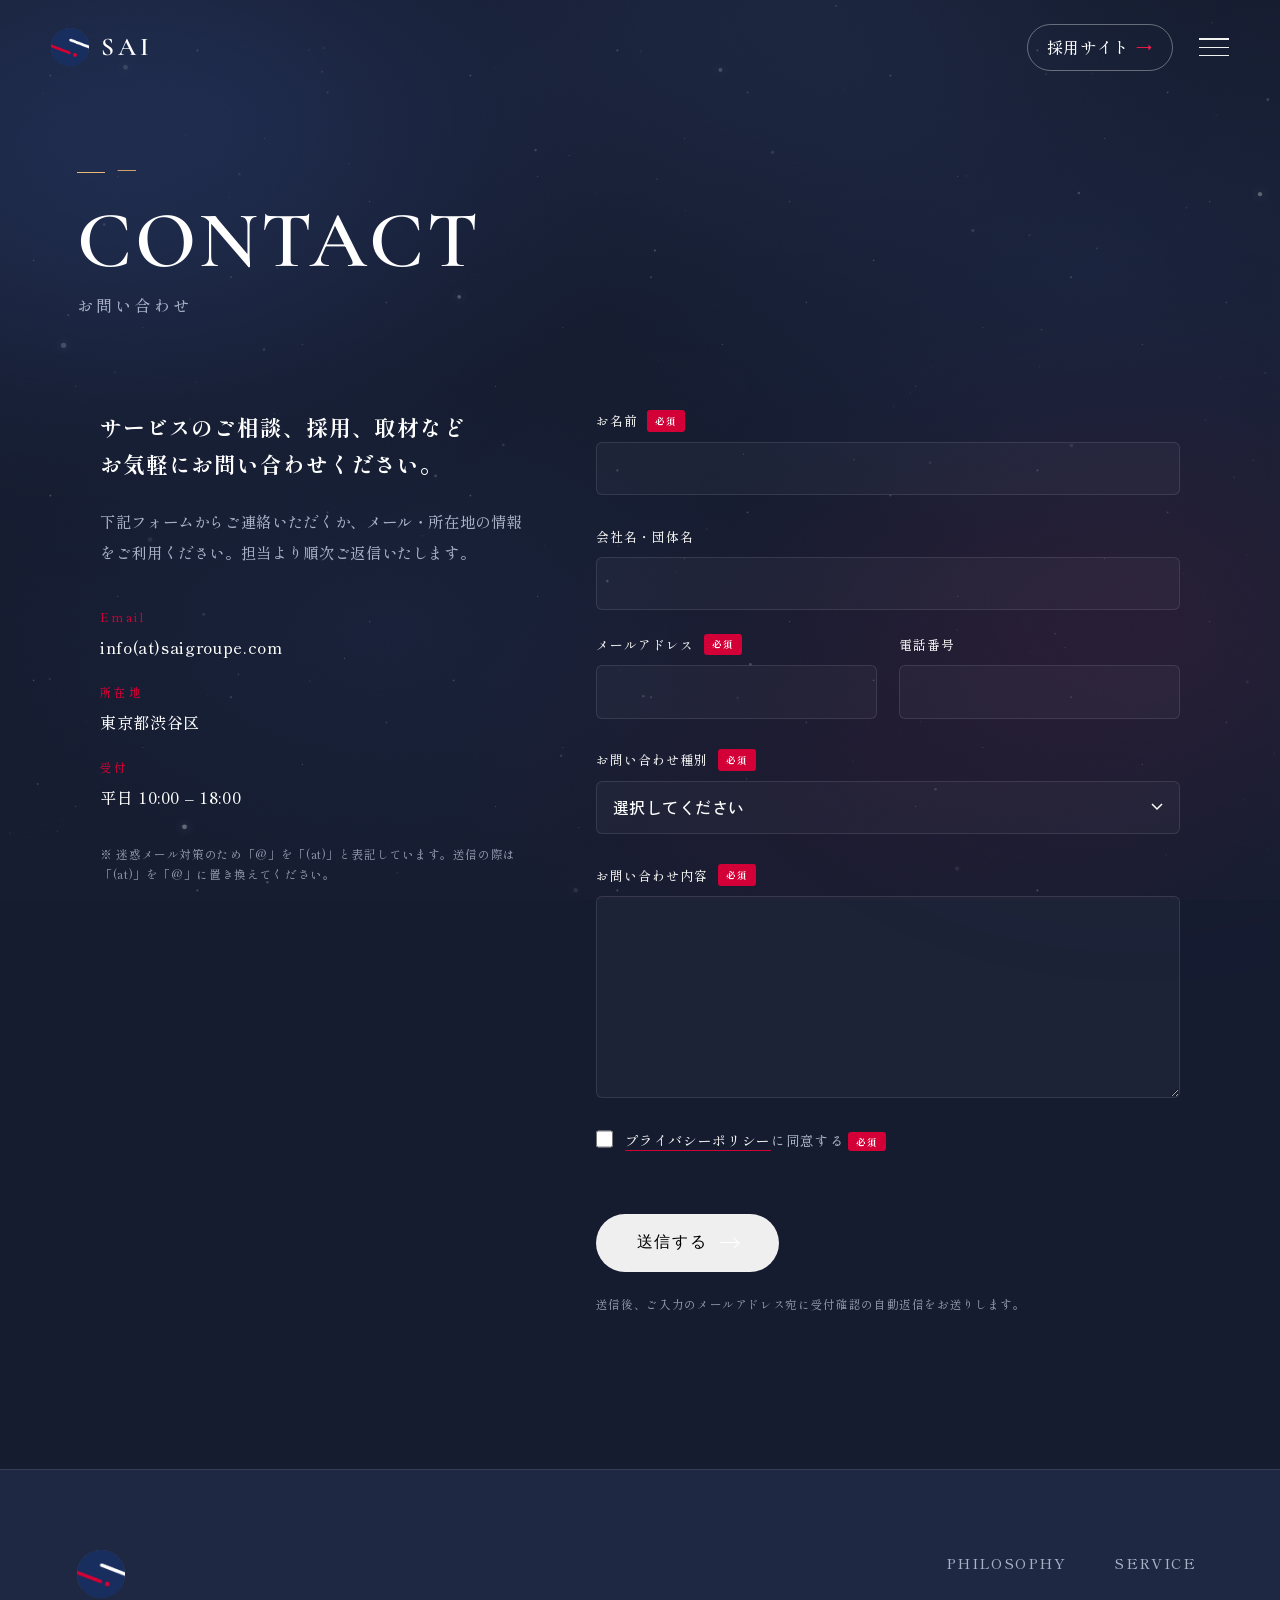
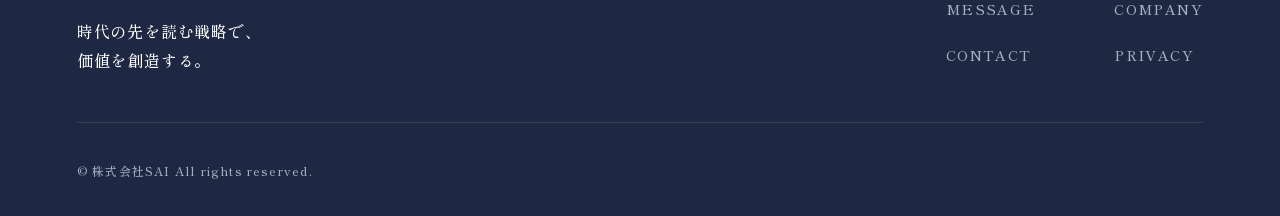
<file: contact.html>
<!DOCTYPE html>
<html lang="ja">
<head>
<meta charset="UTF-8">
<meta name="viewport" content="width=device-width, initial-scale=1.0">
<title>お問い合わせ | 株式会社SAI</title>
<meta name="description" content="株式会社SAIへのお問い合わせページです。サービス・採用・取材などお気軽にご連絡ください。">
<link rel="canonical" href="https://saigroupe.com/contact.html">
<meta property="og:type" content="article">
<meta property="og:site_name" content="株式会社SAI">
<meta property="og:locale" content="ja_JP">
<meta property="og:title" content="お問い合わせ | 株式会社SAI">
<meta property="og:description" content="株式会社SAIへのお問い合わせページです。サービス・採用・取材などお気軽にご連絡ください。">
<meta property="og:url" content="https://saigroupe.com/contact.html">
<meta property="og:image" content="https://saigroupe.com/images/og-image.jpg">
<meta property="og:image:width" content="1200">
<meta property="og:image:height" content="630">
<meta name="twitter:card" content="summary_large_image">
<link rel="icon" href="favicon.png" type="image/png">
<link rel="preconnect" href="https://fonts.googleapis.com">
<link rel="preconnect" href="https://fonts.gstatic.com" crossorigin>
<link href="https://fonts.googleapis.com/css2?family=Shippori+Mincho:wght@500;600;700;800&family=Zen+Kaku+Gothic+Antique:wght@400;500;700&family=Cormorant+Garamond:ital,wght@0,500;0,600;1,500&display=swap" rel="stylesheet">
<link rel="stylesheet" href="style.css">
</head>
<body>

<!-- 粒子アニメ背景 -->
<canvas id="particle-canvas"></canvas>
<div class="grain"></div>


<!-- ヘッダー -->
<header class="header" id="header">
    <a href="index.html" class="header-logo">
        <img src="logo-mark.png" alt="SAI" class="header-logo-mark">
        <span class="header-logo-text">SAI</span>
    </a>
    <div class="header-actions">
        <a href="recruit/index.html" class="nav-recruit">採用サイト<span>→</span></a>
        <div class="menu-wrapper">
          <input type="checkbox" id="menu-toggle" hidden>
        
          <label class="menu-icon" for="menu-toggle">
            <span></span>
            <span></span>
            <span></span>
          </label>
        
          <div class="overlay"></div>
        
          <nav class="menu">
            <ul>
              <li><a href="index.html#philosophy">企業理念</a></li>
              <li><a href="index.html#service">事業内容</a></li>
              <li><a href="index.html#members">メンバー</a></li>
              <li><a href="index.html#company">会社概要</a></li>
              <li><a href="contact.html">お問い合わせ</a></li>
              <li><a href="recruit/index.html">採用サイト</a></li>
            </ul>
          </nav>
        </div>
    </div>
</header>

<main>

<section class="contact" id="contact">
    <div class="sec-head" data-reveal>
        <span class="sec-num">—</span>
        <h2 class="sec-en">CONTACT</h2>
        <p class="sec-ja">お問い合わせ</p>
    </div>

    <div class="contact-grid">

        <!-- 左：ご案内・連絡先 -->
        <aside class="contact-info" data-reveal>
            <p class="contact-lead">サービスのご相談、採用、取材など<br>お気軽にお問い合わせください。</p>
            <p class="contact-text">下記フォームからご連絡いただくか、メール・所在地の情報をご利用ください。担当より順次ご返信いたします。</p>

            <dl class="contact-meta">
                <div>
                    <dt>Email</dt>
                    <dd>info(at)saigroupe.com</dd>
                </div>
                <div>
                    <dt>所在地</dt>
                    <dd>東京都渋谷区</dd>
                </div>
                <div>
                    <dt>受付</dt>
                    <dd>平日 10:00 – 18:00</dd>
                </div>
            </dl>
            <p class="contact-note">※ 迷惑メール対策のため「@」を「(at)」と表記しています。送信の際は「(at)」を「@」に置き換えてください。</p>
        </aside>

        <!-- 右：フォーム -->
        <form class="contact-form" id="contactForm" action="send.php" method="post" novalidate data-reveal>
            <input type="hidden" name="formType" value="contact">
            <input type="hidden" name="_ts" id="cf-ts" value="0">
            <!-- スパム対策：人には見えない項目。入力されていたら破棄する -->
            <div class="form-hp" aria-hidden="true">
                <label for="cf-hp">この項目は入力しないでください</label>
                <input type="text" id="cf-hp" name="_hp" tabindex="-1" autocomplete="off">
            </div>

            <div class="form-field">
                <label class="form-label" for="cf-name">お名前 <span class="form-req">必須</span></label>
                <input class="form-input" type="text" id="cf-name" name="name" autocomplete="name" required>
                <p class="form-error" data-for="cf-name"></p>
            </div>

            <div class="form-field">
                <label class="form-label" for="cf-company">会社名・団体名</label>
                <input class="form-input" type="text" id="cf-company" name="company" autocomplete="organization">
            </div>

            <div class="form-row">
                <div class="form-field">
                    <label class="form-label" for="cf-email">メールアドレス <span class="form-req">必須</span></label>
                    <input class="form-input" type="email" id="cf-email" name="email" autocomplete="email" required>
                    <p class="form-error" data-for="cf-email"></p>
                </div>
                <div class="form-field">
                    <label class="form-label" for="cf-tel">電話番号</label>
                    <input class="form-input" type="tel" id="cf-tel" name="tel" autocomplete="tel">
                </div>
            </div>

            <div class="form-field">
                <label class="form-label" for="cf-type">お問い合わせ種別 <span class="form-req">必須</span></label>
                <select class="form-input" id="cf-type" name="type" required>
                    <option value="" selected disabled>選択してください</option>
                    <option value="サービスについて">サービスについて</option>
                    <option value="採用について">採用について</option>
                    <option value="取材・メディア">取材・メディア</option>
                    <option value="その他">その他</option>
                </select>
                <p class="form-error" data-for="cf-type"></p>
            </div>

            <div class="form-field">
                <label class="form-label" for="cf-message">お問い合わせ内容 <span class="form-req">必須</span></label>
                <textarea class="form-input" id="cf-message" name="message" rows="6" required></textarea>
                <p class="form-error" data-for="cf-message"></p>
            </div>

            <label class="form-check">
                <input type="checkbox" id="cf-agree" name="agree" required>
                <span><a href="privacy.html" target="_blank" rel="noopener">プライバシーポリシー</a>に同意する <span class="form-req">必須</span></span>
            </label>
            <p class="form-error" data-for="cf-agree"></p>

            <button type="submit" class="form-submit recruit-btn">
                送信する<i></i>
            </button>
            <p class="form-hint">送信後、ご入力のメールアドレス宛に受付確認の自動返信をお送りします。</p>
        </form>

    </div>
</section>

</main>

<!-- フッター -->
<footer class="footer">
    <div class="footer-top">
        <div class="footer-brand">
            <img src="logo-mark.png" alt="SAI" class="footer-logo">
            <p class="footer-tagline">時代の先を読む戦略で、<br>価値を創造する。</p>
        </div>
        <nav class="footer-nav">
            <a href="index.html#philosophy">PHILOSOPHY</a>
            <a href="index.html#service">SERVICE</a>
            <a href="index.html#message">MESSAGE</a>
            <a href="index.html#company">COMPANY</a>
            <a href="contact.html">CONTACT</a>
            <a href="privacy.html">PRIVACY</a>
        </nav>
    </div>
    <div class="footer-bottom">
        <small>&copy; 株式会社SAI All rights reserved.</small>
    </div>
</footer>

<script src="script.js"></script>
</body>
</html>
</file>
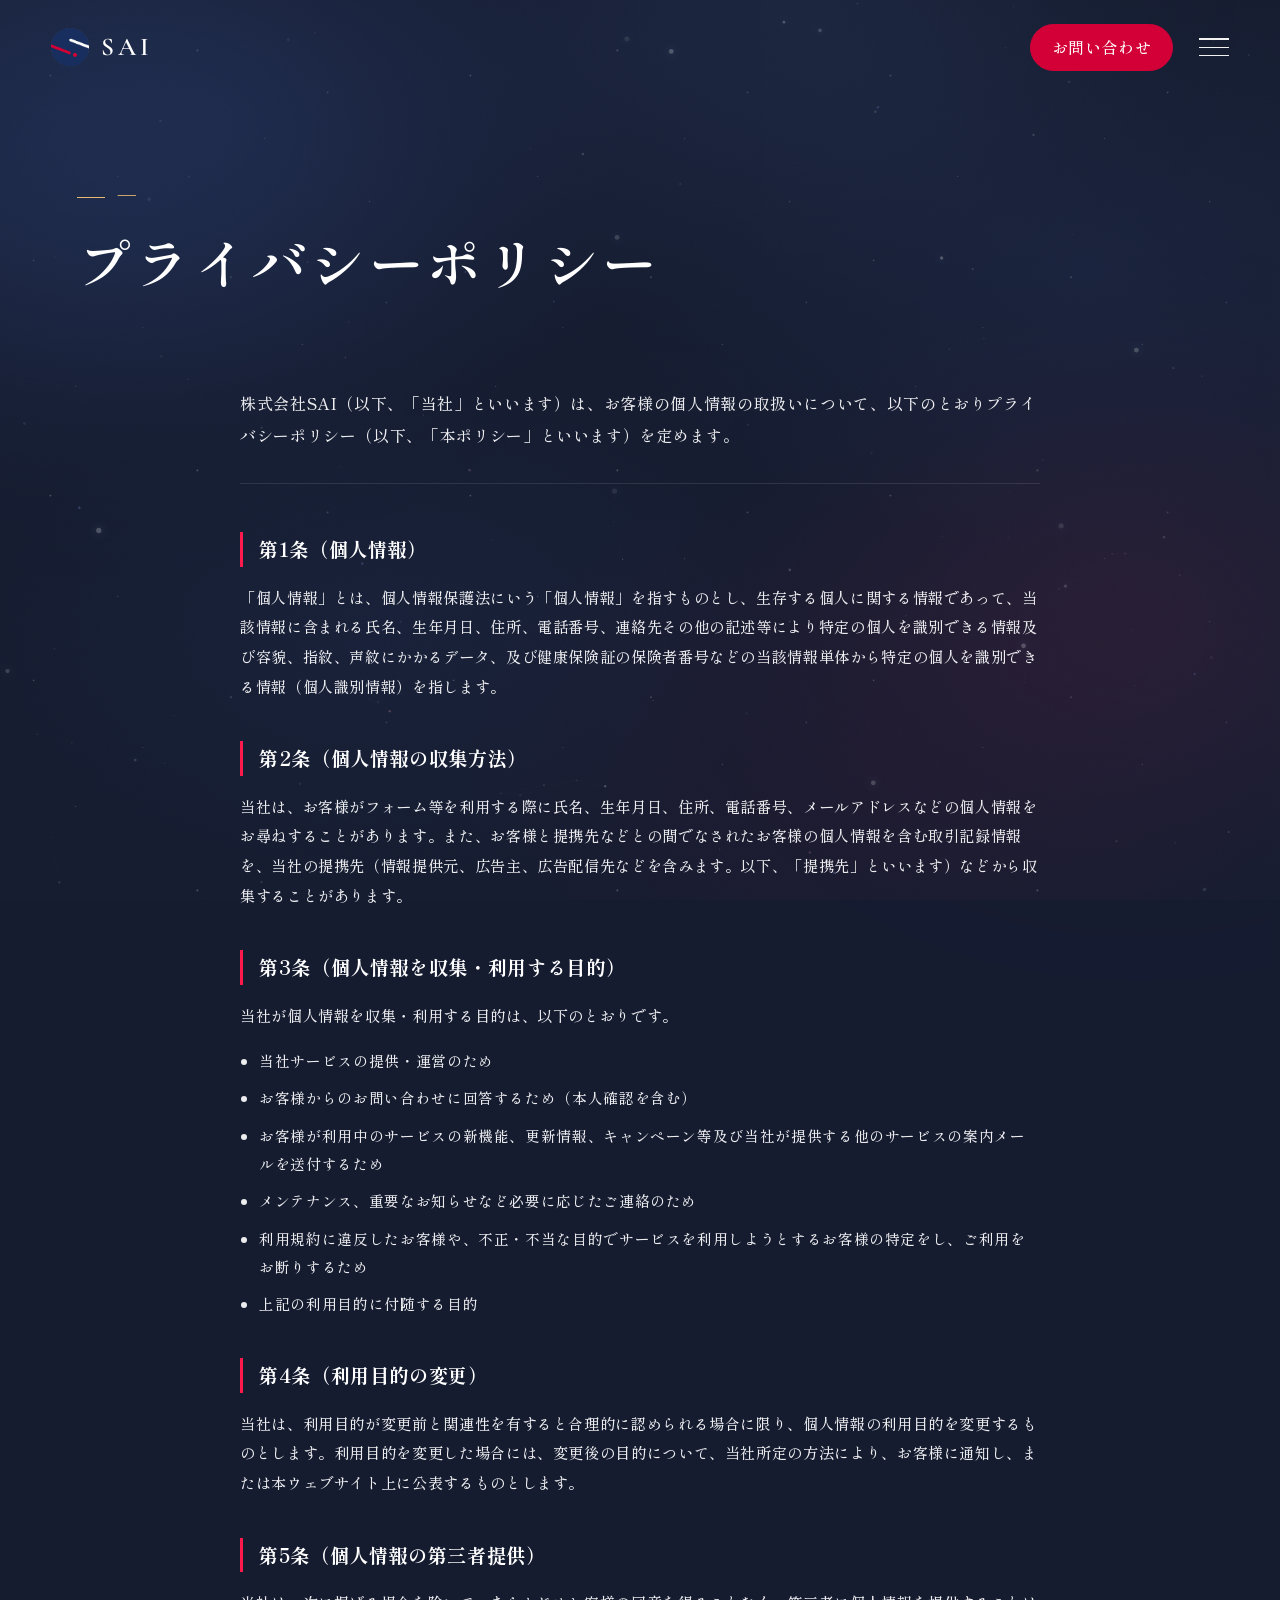
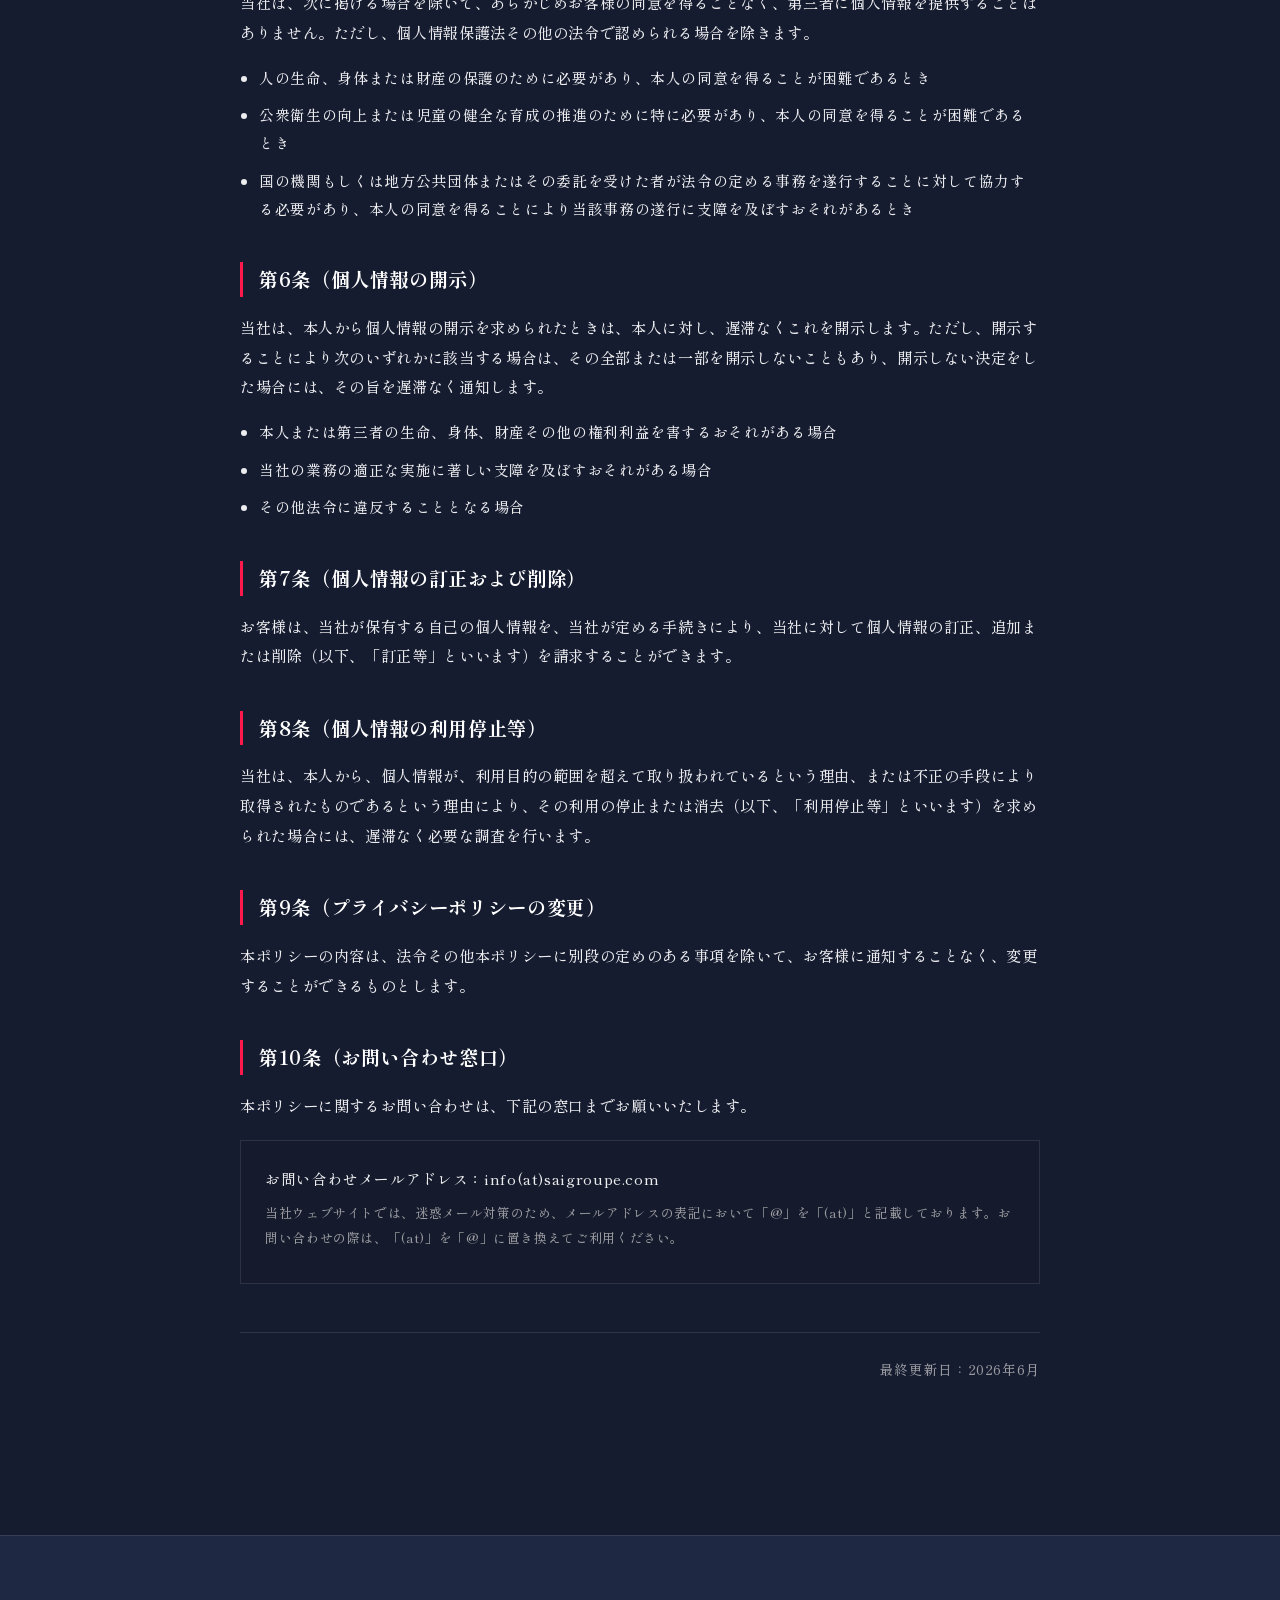
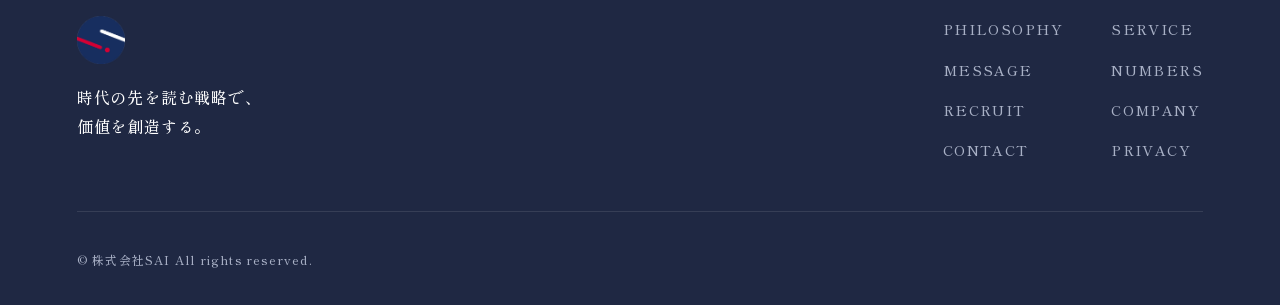
<file: privacy.html>
<!DOCTYPE html>
<html lang="ja">
<head>
<meta charset="UTF-8">
<meta name="viewport" content="width=device-width, initial-scale=1.0">
<title>プライバシーポリシー | 株式会社SAI</title>
<meta name="description" content="株式会社SAIのプライバシーポリシーです。個人情報の取扱いについて記載しています。">
<link rel="canonical" href="https://saigroupe.com/privacy.html">
<meta property="og:type" content="article">
<meta property="og:site_name" content="株式会社SAI">
<meta property="og:locale" content="ja_JP">
<meta property="og:title" content="プライバシーポリシー | 株式会社SAI">
<meta property="og:description" content="株式会社SAIのプライバシーポリシーです。個人情報の取扱いについて記載しています。">
<meta property="og:url" content="https://saigroupe.com/privacy.html">
<meta property="og:image" content="https://saigroupe.com/images/og-image.jpg">
<meta property="og:image:width" content="1200">
<meta property="og:image:height" content="630">
<meta name="twitter:card" content="summary_large_image">
<link rel="icon" href="favicon.png" type="image/png">
<link rel="preconnect" href="https://fonts.googleapis.com">
<link rel="preconnect" href="https://fonts.gstatic.com" crossorigin>
<link href="https://fonts.googleapis.com/css2?family=Shippori+Mincho:wght@500;600;700;800&family=Zen+Kaku+Gothic+Antique:wght@400;500;700&family=Cormorant+Garamond:ital,wght@0,500;0,600;1,500&display=swap" rel="stylesheet">
<link rel="stylesheet" href="style.css">
</head>
<body>

<!-- 粒子アニメ背景 -->
<canvas id="particle-canvas"></canvas>
<div class="grain"></div>


<!-- ヘッダー -->
<header class="header" id="header">
    <a href="index.html" class="header-logo">
        <img src="logo-mark.png" alt="SAI" class="header-logo-mark">
        <span class="header-logo-text">SAI</span>
    </a>
    <div class="header-actions">
        <a href="contact.html" class="nav-contact">お問い合わせ</a>
        <div class="menu-wrapper">
          <input type="checkbox" id="menu-toggle" hidden>
        
          <label class="menu-icon" for="menu-toggle">
            <span></span>
            <span></span>
            <span></span>
          </label>
        
          <div class="overlay"></div>
        
          <nav class="menu">
            <ul>
              <li><a href="index.html#philosophy">企業理念</a></li>
              <li><a href="index.html#service">事業内容</a></li>
              <li><a href="index.html#members">メンバー</a></li>
              <li><a href="index.html#company">会社概要</a></li>
              <li><a href="contact.html">お問い合わせ</a></li>
              <li><a href="recruit/index.html">採用サイト</a></li>
            </ul>
          </nav>
        </div>
    </div>
</header>

<main>

<section class="legal" id="privacy">
    <div class="sec-head" data-reveal>
        <span class="sec-num">—</span>
        <h2 class="sec-en sec-ja-main">プライバシーポリシー</h2>
    </div>

    <div class="legal-body" data-reveal>
        <p class="legal-intro">株式会社SAI（以下、「当社」といいます）は、お客様の個人情報の取扱いについて、以下のとおりプライバシーポリシー（以下、「本ポリシー」といいます）を定めます。</p>

        <article class="legal-article">
            <h3>第1条（個人情報）</h3>
            <p>「個人情報」とは、個人情報保護法にいう「個人情報」を指すものとし、生存する個人に関する情報であって、当該情報に含まれる氏名、生年月日、住所、電話番号、連絡先その他の記述等により特定の個人を識別できる情報及び容貌、指紋、声紋にかかるデータ、及び健康保険証の保険者番号などの当該情報単体から特定の個人を識別できる情報（個人識別情報）を指します。</p>
        </article>

        <article class="legal-article">
            <h3>第2条（個人情報の収集方法）</h3>
            <p>当社は、お客様がフォーム等を利用する際に氏名、生年月日、住所、電話番号、メールアドレスなどの個人情報をお尋ねすることがあります。また、お客様と提携先などとの間でなされたお客様の個人情報を含む取引記録情報を、当社の提携先（情報提供元、広告主、広告配信先などを含みます。以下、「提携先」といいます）などから収集することがあります。</p>
        </article>

        <article class="legal-article">
            <h3>第3条（個人情報を収集・利用する目的）</h3>
            <p>当社が個人情報を収集・利用する目的は、以下のとおりです。</p>
            <ul class="legal-list">
                <li>当社サービスの提供・運営のため</li>
                <li>お客様からのお問い合わせに回答するため（本人確認を含む）</li>
                <li>お客様が利用中のサービスの新機能、更新情報、キャンペーン等及び当社が提供する他のサービスの案内メールを送付するため</li>
                <li>メンテナンス、重要なお知らせなど必要に応じたご連絡のため</li>
                <li>利用規約に違反したお客様や、不正・不当な目的でサービスを利用しようとするお客様の特定をし、ご利用をお断りするため</li>
                <li>上記の利用目的に付随する目的</li>
            </ul>
        </article>

        <article class="legal-article">
            <h3>第4条（利用目的の変更）</h3>
            <p>当社は、利用目的が変更前と関連性を有すると合理的に認められる場合に限り、個人情報の利用目的を変更するものとします。利用目的を変更した場合には、変更後の目的について、当社所定の方法により、お客様に通知し、または本ウェブサイト上に公表するものとします。</p>
        </article>

        <article class="legal-article">
            <h3>第5条（個人情報の第三者提供）</h3>
            <p>当社は、次に掲げる場合を除いて、あらかじめお客様の同意を得ることなく、第三者に個人情報を提供することはありません。ただし、個人情報保護法その他の法令で認められる場合を除きます。</p>
            <ul class="legal-list">
                <li>人の生命、身体または財産の保護のために必要があり、本人の同意を得ることが困難であるとき</li>
                <li>公衆衛生の向上または児童の健全な育成の推進のために特に必要があり、本人の同意を得ることが困難であるとき</li>
                <li>国の機関もしくは地方公共団体またはその委託を受けた者が法令の定める事務を遂行することに対して協力する必要があり、本人の同意を得ることにより当該事務の遂行に支障を及ぼすおそれがあるとき</li>
            </ul>
        </article>

        <article class="legal-article">
            <h3>第6条（個人情報の開示）</h3>
            <p>当社は、本人から個人情報の開示を求められたときは、本人に対し、遅滞なくこれを開示します。ただし、開示することにより次のいずれかに該当する場合は、その全部または一部を開示しないこともあり、開示しない決定をした場合には、その旨を遅滞なく通知します。</p>
            <ul class="legal-list">
                <li>本人または第三者の生命、身体、財産その他の権利利益を害するおそれがある場合</li>
                <li>当社の業務の適正な実施に著しい支障を及ぼすおそれがある場合</li>
                <li>その他法令に違反することとなる場合</li>
            </ul>
        </article>

        <article class="legal-article">
            <h3>第7条（個人情報の訂正および削除）</h3>
            <p>お客様は、当社が保有する自己の個人情報を、当社が定める手続きにより、当社に対して個人情報の訂正、追加または削除（以下、「訂正等」といいます）を請求することができます。</p>
        </article>

        <article class="legal-article">
            <h3>第8条（個人情報の利用停止等）</h3>
            <p>当社は、本人から、個人情報が、利用目的の範囲を超えて取り扱われているという理由、または不正の手段により取得されたものであるという理由により、その利用の停止または消去（以下、「利用停止等」といいます）を求められた場合には、遅滞なく必要な調査を行います。</p>
        </article>

        <article class="legal-article">
            <h3>第9条（プライバシーポリシーの変更）</h3>
            <p>本ポリシーの内容は、法令その他本ポリシーに別段の定めのある事項を除いて、お客様に通知することなく、変更することができるものとします。</p>
        </article>

        <article class="legal-article">
            <h3>第10条（お問い合わせ窓口）</h3>
            <p>本ポリシーに関するお問い合わせは、下記の窓口までお願いいたします。</p>
            <div class="legal-contact-box">
                <p>お問い合わせメールアドレス：info(at)saigroupe.com</p>
                <p class="legal-note">当社ウェブサイトでは、迷惑メール対策のため、メールアドレスの表記において「@」を「(at)」と記載しております。お問い合わせの際は、「(at)」を「@」に置き換えてご利用ください。</p>
            </div>
        </article>

        <p class="legal-date">最終更新日：2026年6月</p>
    </div>
</section>

</main>

<!-- フッター -->
<footer class="footer">
    <div class="footer-top">
        <div class="footer-brand">
            <img src="logo-mark.png" alt="SAI" class="footer-logo">
            <p class="footer-tagline">時代の先を読む戦略で、<br>価値を創造する。</p>
        </div>
        <nav class="footer-nav">
            <a href="index.html#philosophy">PHILOSOPHY</a>
            <a href="index.html#service">SERVICE</a>
            <a href="index.html#message">MESSAGE</a>
            <a href="index.html#numbers">NUMBERS</a>
            <a href="index.html#recruit">RECRUIT</a>
            <a href="index.html#company">COMPANY</a>
            <a href="contact.html">CONTACT</a>
            <a href="privacy.html">PRIVACY</a>
        </nav>
    </div>
    <div class="footer-bottom">
        <small>&copy; 株式会社SAI All rights reserved.</small>
    </div>
</footer>

<script src="script.js"></script>
</body>
</html>
</file>
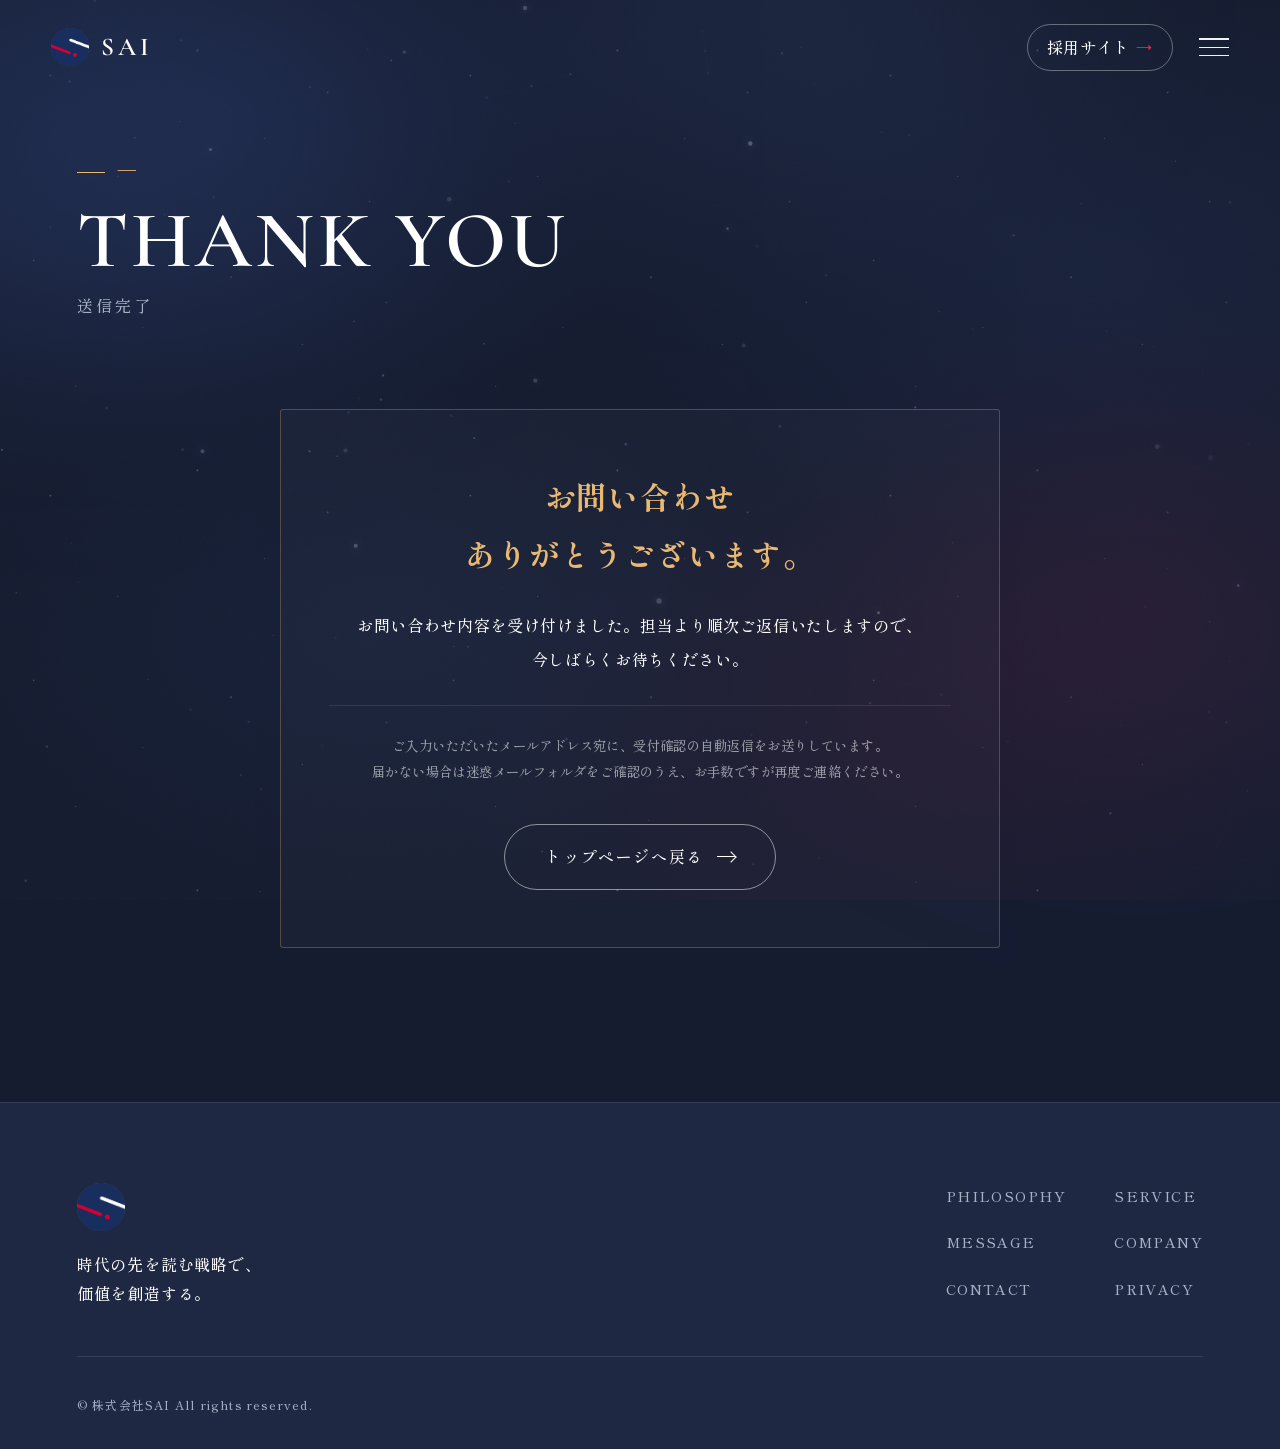
<file: thanks.html>
<!DOCTYPE html>
<html lang="ja">
<head>
<meta charset="UTF-8">
<meta name="viewport" content="width=device-width, initial-scale=1.0">
<title>送信完了 | 株式会社SAI</title>
<meta name="description" content="お問い合わせありがとうございます。株式会社SAIより担当者が順次ご返信いたします。">
<link rel="canonical" href="https://saigroupe.com/thanks.html">
<meta property="og:type" content="article">
<meta property="og:site_name" content="株式会社SAI">
<meta property="og:locale" content="ja_JP">
<meta property="og:title" content="送信完了 | 株式会社SAI">
<meta property="og:description" content="お問い合わせありがとうございます。株式会社SAIより担当者が順次ご返信いたします。">
<meta property="og:url" content="https://saigroupe.com/thanks.html">
<meta property="og:image" content="https://saigroupe.com/images/og-image.jpg">
<meta property="og:image:width" content="1200">
<meta property="og:image:height" content="630">
<meta name="twitter:card" content="summary_large_image">
<meta name="robots" content="noindex">
<link rel="icon" href="favicon.png" type="image/png">
<link rel="preconnect" href="https://fonts.googleapis.com">
<link rel="preconnect" href="https://fonts.gstatic.com" crossorigin>
<link href="https://fonts.googleapis.com/css2?family=Shippori+Mincho:wght@500;600;700;800&family=Zen+Kaku+Gothic+Antique:wght@400;500;700&family=Cormorant+Garamond:ital,wght@0,500;0,600;1,500&display=swap" rel="stylesheet">
<link rel="stylesheet" href="style.css">
</head>
<body>

<!-- 粒子アニメ背景 -->
<canvas id="particle-canvas"></canvas>
<div class="grain"></div>

<!-- ヘッダー -->
<header class="header" id="header">
    <a href="index.html" class="header-logo">
        <img src="logo-mark.png" alt="SAI" class="header-logo-mark">
        <span class="header-logo-text">SAI</span>
    </a>
    <div class="header-actions">
        <a href="recruit/index.html" class="nav-recruit">採用サイト<span>→</span></a>
        <div class="menu-wrapper">
          <input type="checkbox" id="menu-toggle" hidden>

          <label class="menu-icon" for="menu-toggle">
            <span></span>
            <span></span>
            <span></span>
          </label>

          <div class="overlay"></div>

          <nav class="menu">
            <ul>
              <li><a href="index.html#philosophy">企業理念</a></li>
              <li><a href="index.html#service">事業内容</a></li>
              <li><a href="index.html#members">メンバー</a></li>
              <li><a href="index.html#company">会社概要</a></li>
              <li><a href="contact.html">お問い合わせ</a></li>
              <li><a href="recruit/index.html">採用サイト</a></li>
            </ul>
          </nav>
        </div>
    </div>
</header>

<main>

<section class="contact" id="thanks">
    <div class="sec-head" data-reveal>
        <span class="sec-num">—</span>
        <h2 class="sec-en">THANK YOU</h2>
        <p class="sec-ja">送信完了</p>
    </div>

    <div class="thanks-box" data-reveal>
        <p class="thanks-lead">お問い合わせ<br>ありがとうございます。</p>
        <p class="thanks-text">
            お問い合わせ内容を受け付けました。担当より順次ご返信いたしますので、<br>
            今しばらくお待ちください。
        </p>
        <p class="thanks-note">
            ご入力いただいたメールアドレス宛に、受付確認の自動返信をお送りしています。<br>
            届かない場合は迷惑メールフォルダをご確認のうえ、お手数ですが再度ご連絡ください。
        </p>
        <a href="index.html" class="recruit-btn thanks-btn">トップページへ戻る<i></i></a>
    </div>
</section>

</main>

<!-- フッター -->
<footer class="footer">
    <div class="footer-top">
        <div class="footer-brand">
            <img src="logo-mark.png" alt="SAI" class="footer-logo">
            <p class="footer-tagline">時代の先を読む戦略で、<br>価値を創造する。</p>
        </div>
        <nav class="footer-nav">
            <a href="index.html#philosophy">PHILOSOPHY</a>
            <a href="index.html#service">SERVICE</a>
            <a href="index.html#message">MESSAGE</a>
            <a href="index.html#company">COMPANY</a>
            <a href="contact.html">CONTACT</a>
            <a href="privacy.html">PRIVACY</a>
        </nav>
    </div>
    <div class="footer-bottom">
        <small>&copy; 株式会社SAI All rights reserved.</small>
    </div>
</footer>

<script src="script.js"></script>
</body>
</html>
</file>
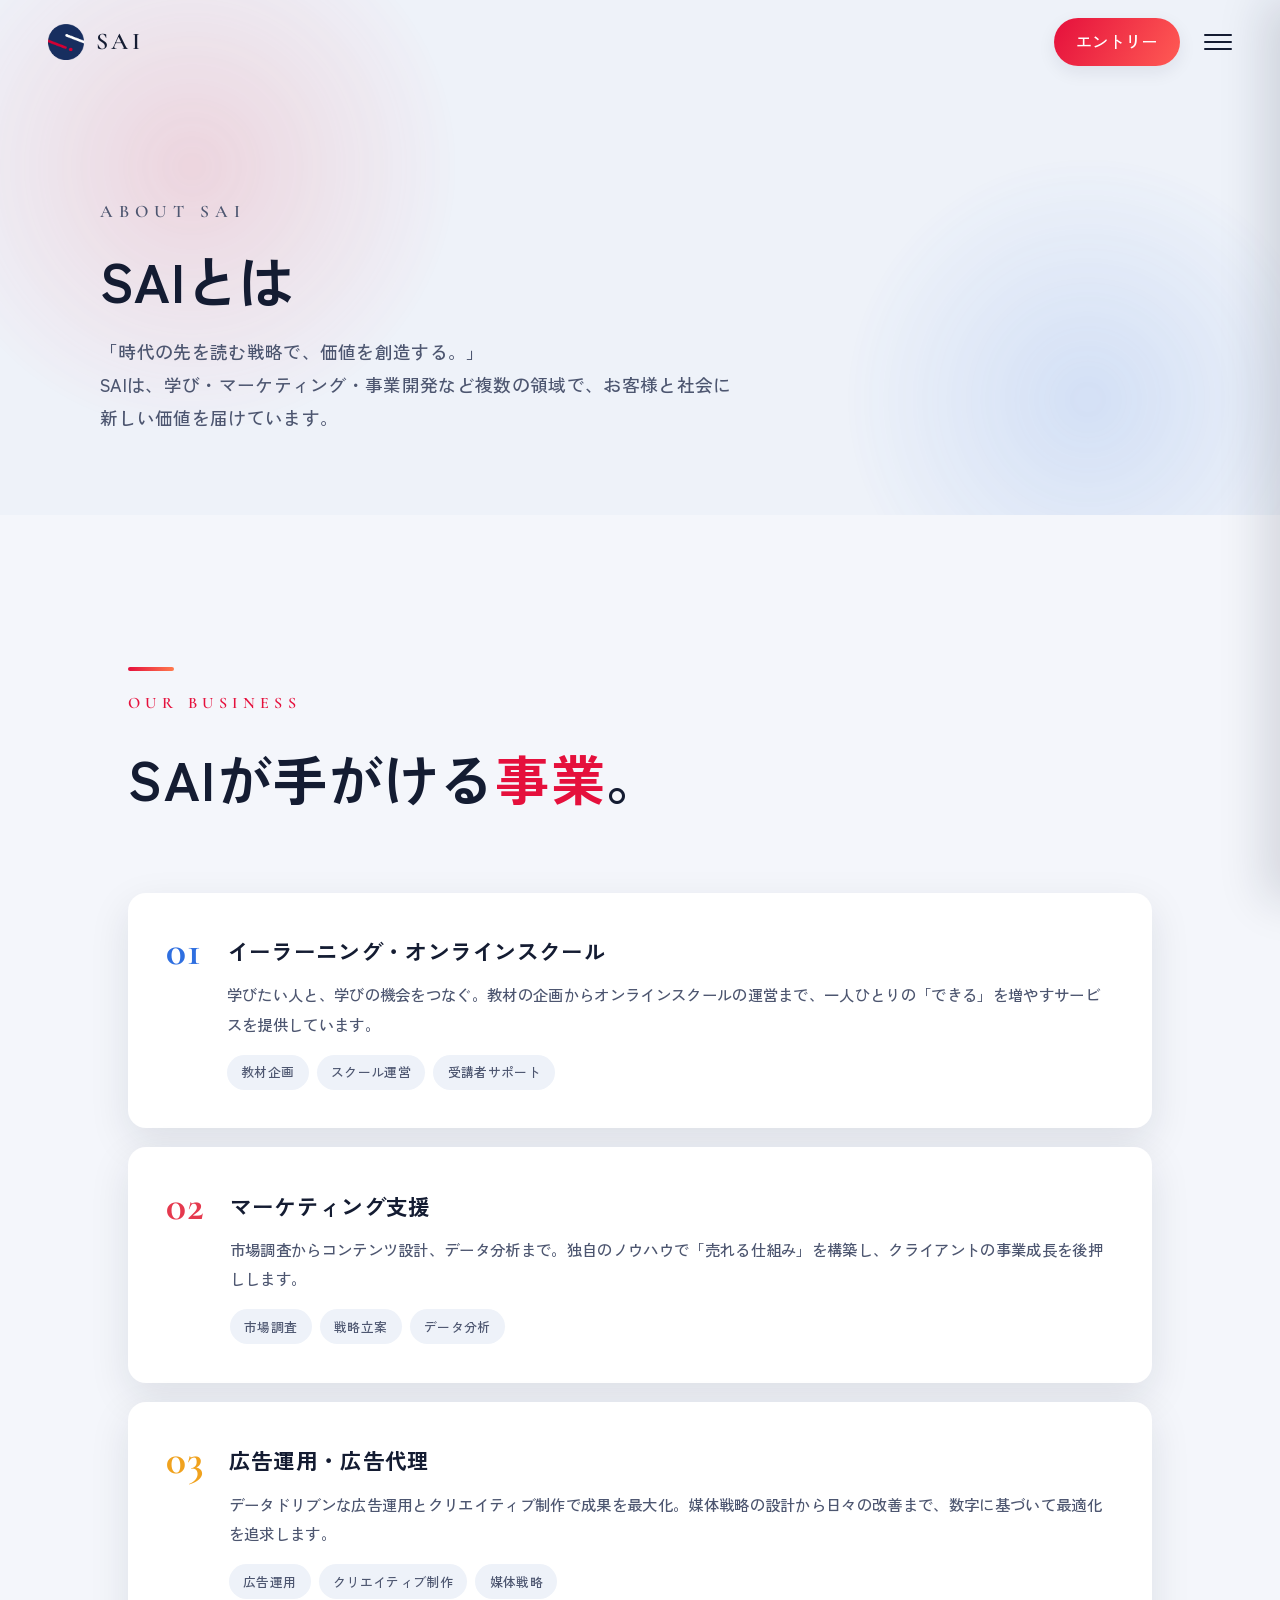
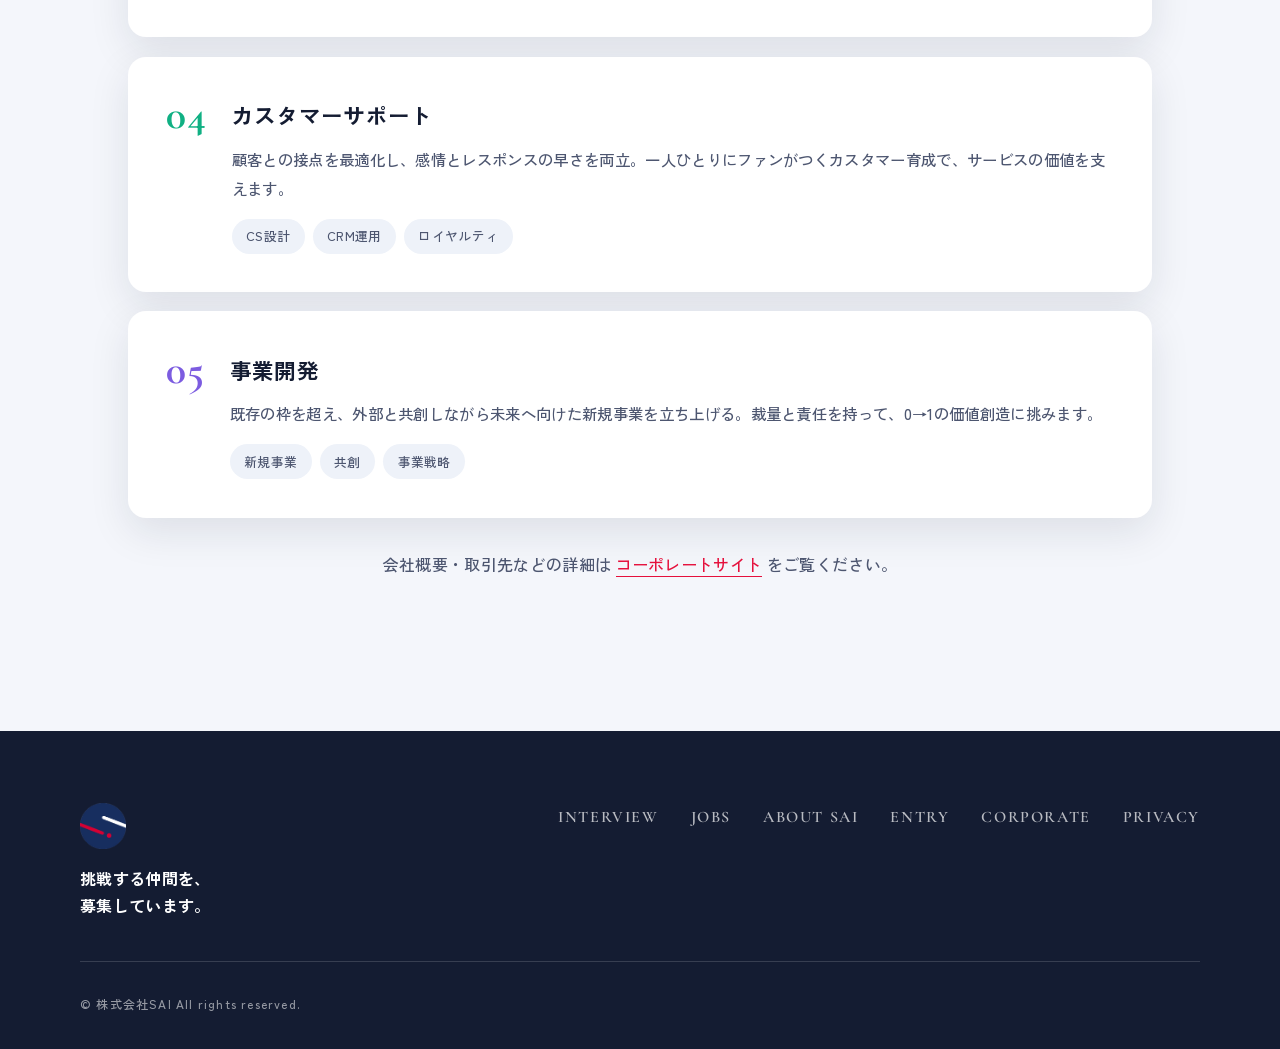
<file: recruit/about.html>
<!DOCTYPE html>
<html lang="ja">
<head>
<meta charset="UTF-8">
<meta name="viewport" content="width=device-width, initial-scale=1.0">
<title>SAIとは | 株式会社SAI 採用サイト</title>
<meta name="description" content="株式会社SAIとは。イーラーニング・マーケティング支援・広告運用・事業開発など、SAIが運営する事業を紹介します。">
<link rel="canonical" href="https://saigroupe.com/recruit/about.html">
<meta property="og:type" content="article">
<meta property="og:site_name" content="株式会社SAI">
<meta property="og:locale" content="ja_JP">
<meta property="og:title" content="SAIとは | 株式会社SAI 採用サイト">
<meta property="og:description" content="株式会社SAIとは。イーラーニング・マーケティング支援・広告運用・事業開発など、SAIが運営する事業を紹介します。">
<meta property="og:url" content="https://saigroupe.com/recruit/about.html">
<meta property="og:image" content="https://saigroupe.com/images/og-image.jpg">
<meta property="og:image:width" content="1200">
<meta property="og:image:height" content="630">
<meta name="twitter:card" content="summary_large_image">
<link rel="icon" href="../favicon.png" type="image/png">
<link rel="preconnect" href="https://fonts.googleapis.com">
<link rel="preconnect" href="https://fonts.gstatic.com" crossorigin>
<link href="https://fonts.googleapis.com/css2?family=Zen+Kaku+Gothic+Antique:wght@400;500;700&family=Cormorant+Garamond:wght@500;600&display=swap" rel="stylesheet">
<link rel="stylesheet" href="recruit.css">
</head>
<body>

<header class="header" id="header">
    <a href="index.html" class="header-logo">
        <img src="../logo-mark.png" alt="SAI" class="header-logo-mark">
        <span class="header-logo-text">SAI</span>
    </a>
        <div class="header-actions">
        <a href="entry.html" class="nav-entry">エントリー</a>
        <div class="menu-wrapper">
          <input type="checkbox" id="menu-toggle" hidden>
        
          <label class="menu-icon" for="menu-toggle">
            <span></span>
            <span></span>
            <span></span>
          </label>
        
          <div class="overlay"></div>
        
          <nav class="menu">
            <ul>
              <li><a href="index.html">採用トップ</a></li>
              <li><a href="about.html">SAIとは</a></li>
              <li><a href="jobs.html">仕事について</a></li>
              <li><a href="work-style.html">働き方</a></li>
              <li><a href="interview.html">社員インタビュー</a></li>
              <li><a href="entry.html">エントリー</a></li>
              <li><a href="../index.html">コーポレートサイト</a></li>
            </ul>
          </nav>
        </div>
    </div>
</header>

<main>

<section class="r-page-hero">
    <div class="r-hero-bg"></div>
    <div class="r-page-hero-inner">
        <p class="r-hero-eyebrow" data-reveal>ABOUT SAI</p>
        <h1 data-reveal>SAIとは</h1>
        <p data-reveal>「時代の先を読む戦略で、価値を創造する。」<br>SAIは、学び・マーケティング・事業開発など複数の領域で、お客様と社会に新しい価値を届けています。</p>
    </div>
</section>

<section class="r-section">
    <div class="r-head">
        <span class="r-label">OUR BUSINESS</span>
        <h2 class="r-title">SAIが手がける<em>事業</em>。</h2>
    </div>

    <article class="r-biz a-blue" data-reveal>
        <span class="r-biz-no">01</span>
        <div>
            <h3>イーラーニング・オンラインスクール</h3>
            <p>学びたい人と、学びの機会をつなぐ。教材の企画からオンラインスクールの運営まで、一人ひとりの「できる」を増やすサービスを提供しています。</p>
            <div class="r-biz-tags"><span>教材企画</span><span>スクール運営</span><span>受講者サポート</span></div>
        </div>
    </article>

    <article class="r-biz a-red" data-reveal>
        <span class="r-biz-no">02</span>
        <div>
            <h3>マーケティング支援</h3>
            <p>市場調査からコンテンツ設計、データ分析まで。独自のノウハウで「売れる仕組み」を構築し、クライアントの事業成長を後押しします。</p>
            <div class="r-biz-tags"><span>市場調査</span><span>戦略立案</span><span>データ分析</span></div>
        </div>
    </article>

    <article class="r-biz a-gold" data-reveal>
        <span class="r-biz-no">03</span>
        <div>
            <h3>広告運用・広告代理</h3>
            <p>データドリブンな広告運用とクリエイティブ制作で成果を最大化。媒体戦略の設計から日々の改善まで、数字に基づいて最適化を追求します。</p>
            <div class="r-biz-tags"><span>広告運用</span><span>クリエイティブ制作</span><span>媒体戦略</span></div>
        </div>
    </article>

    <article class="r-biz a-green" data-reveal>
        <span class="r-biz-no">04</span>
        <div>
            <h3>カスタマーサポート</h3>
            <p>顧客との接点を最適化し、感情とレスポンスの早さを両立。一人ひとりにファンがつくカスタマー育成で、サービスの価値を支えます。</p>
            <div class="r-biz-tags"><span>CS設計</span><span>CRM運用</span><span>ロイヤルティ</span></div>
        </div>
    </article>

    <article class="r-biz a-purple" data-reveal>
        <span class="r-biz-no">05</span>
        <div>
            <h3>事業開発</h3>
            <p>既存の枠を超え、外部と共創しながら未来へ向けた新規事業を立ち上げる。裁量と責任を持って、0→1の価値創造に挑みます。</p>
            <div class="r-biz-tags"><span>新規事業</span><span>共創</span><span>事業戦略</span></div>
        </div>
    </article>

    <p class="dept-intro-more" style="color:var(--ink-2);margin-top:2rem;text-align:center;">
        会社概要・取引先などの詳細は <a href="../index.html#company" style="color:var(--brand);border-bottom:1px solid;">コーポレートサイト</a> をご覧ください。
    </p>
</section>

</main>

<footer class="r-footer">
    <div class="r-footer-top">
        <div>
            <img src="../logo-mark.png" alt="SAI" class="r-footer-logo">
            <p class="r-footer-tag">挑戦する仲間を、<br>募集しています。</p>
        </div>
        <nav class="r-footer-nav">
            <a href="interview.html">INTERVIEW</a>
            <a href="jobs.html">JOBS</a>
            <a href="about.html">ABOUT SAI</a>
            <a href="entry.html">ENTRY</a>
            <a href="../index.html">CORPORATE</a>
            <a href="privacy.html">PRIVACY</a>
        </nav>
    </div>
    <div class="r-footer-bottom"><small>&copy; 株式会社SAI All rights reserved.</small></div>
</footer>

<script src="../script.js"></script>
</body>
</html>
</file>
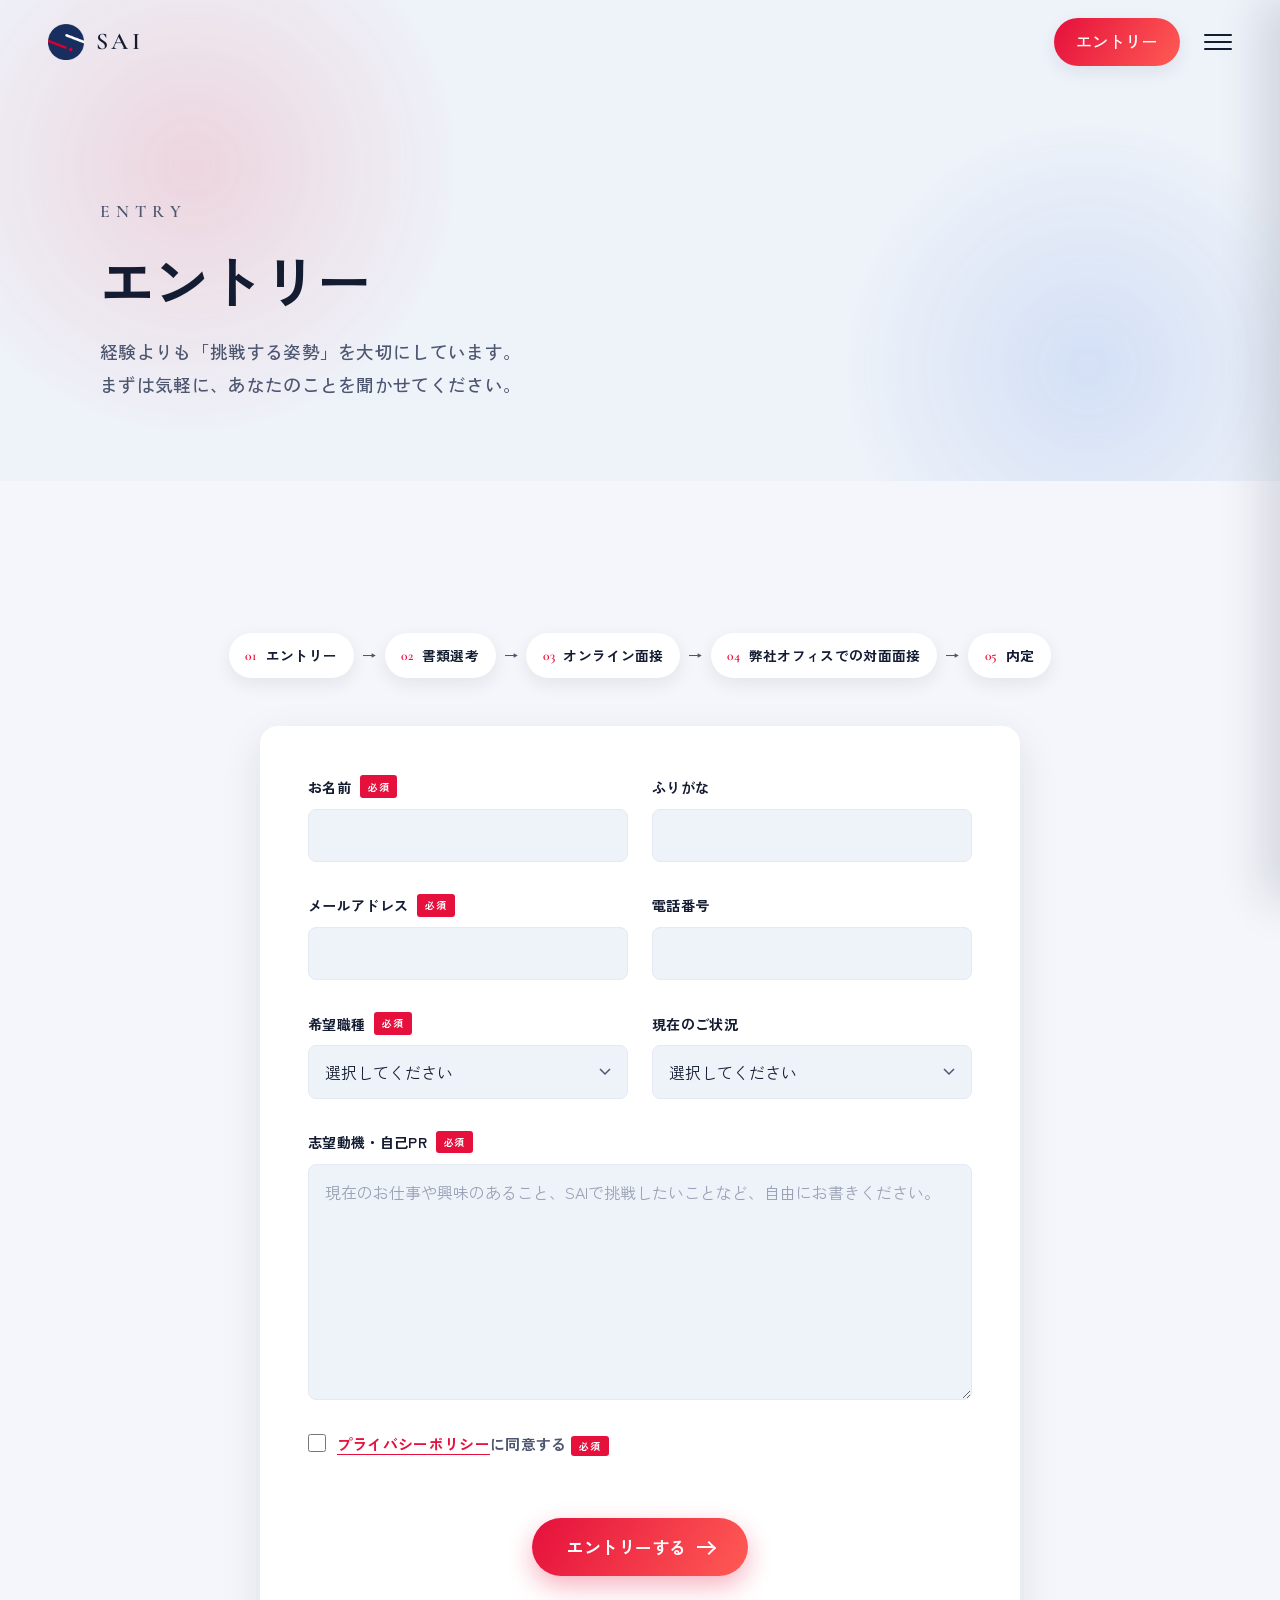
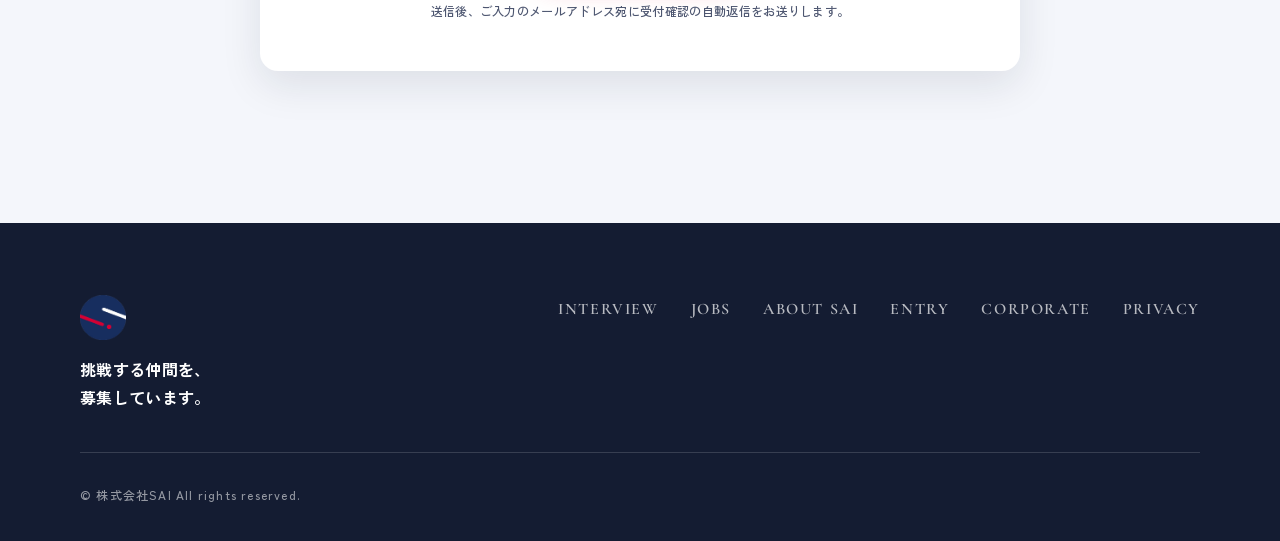
<file: recruit/entry.html>
<!DOCTYPE html>
<html lang="ja">
<head>
<meta charset="UTF-8">
<meta name="viewport" content="width=device-width, initial-scale=1.0">
<title>エントリー | 株式会社SAI 採用サイト</title>
<meta name="description" content="株式会社SAIへのエントリーページです。営業・広告運用・事業開発・カスタマーサポートの各職種に応募できます。未経験歓迎。">
<link rel="canonical" href="https://saigroupe.com/recruit/entry.html">
<meta property="og:type" content="article">
<meta property="og:site_name" content="株式会社SAI">
<meta property="og:locale" content="ja_JP">
<meta property="og:title" content="エントリー | 株式会社SAI 採用サイト">
<meta property="og:description" content="株式会社SAIへのエントリーページです。営業・広告運用・事業開発・カスタマーサポートの各職種に応募できます。未経験歓迎。">
<meta property="og:url" content="https://saigroupe.com/recruit/entry.html">
<meta property="og:image" content="https://saigroupe.com/images/og-image.jpg">
<meta property="og:image:width" content="1200">
<meta property="og:image:height" content="630">
<meta name="twitter:card" content="summary_large_image">
<link rel="icon" href="../favicon.png" type="image/png">
<link rel="preconnect" href="https://fonts.googleapis.com">
<link rel="preconnect" href="https://fonts.gstatic.com" crossorigin>
<link href="https://fonts.googleapis.com/css2?family=Zen+Kaku+Gothic+Antique:wght@400;500;700&family=Cormorant+Garamond:wght@500;600&display=swap" rel="stylesheet">
<link rel="stylesheet" href="recruit.css">
</head>
<body>

<header class="header" id="header">
    <a href="index.html" class="header-logo">
        <img src="../logo-mark.png" alt="SAI" class="header-logo-mark">
        <span class="header-logo-text">SAI</span>
    </a>
        <div class="header-actions">
        <a href="entry.html" class="nav-entry">エントリー</a>
        <div class="menu-wrapper">
          <input type="checkbox" id="menu-toggle" hidden>
        
          <label class="menu-icon" for="menu-toggle">
            <span></span>
            <span></span>
            <span></span>
          </label>
        
          <div class="overlay"></div>
        
          <nav class="menu">
            <ul>
              <li><a href="index.html">採用トップ</a></li>
              <li><a href="about.html">SAIとは</a></li>
              <li><a href="jobs.html">仕事について</a></li>
              <li><a href="work-style.html">働き方</a></li>
              <li><a href="interview.html">社員インタビュー</a></li>
              <li><a href="entry.html">エントリー</a></li>
              <li><a href="../index.html">コーポレートサイト</a></li>
            </ul>
          </nav>
        </div>
    </div>
</header>

<main>

<section class="r-page-hero">
    <div class="r-hero-bg"></div>
    <div class="r-page-hero-inner">
        <p class="r-hero-eyebrow" data-reveal>ENTRY</p>
        <h1 data-reveal>エントリー</h1>
        <p data-reveal>経験よりも「挑戦する姿勢」を大切にしています。<br>まずは気軽に、あなたのことを聞かせてください。</p>
    </div>
</section>

<section class="r-section">

    <ul class="e-flow" data-reveal>
        <li><b>01</b>エントリー</li>
        <span class="e-arrow" aria-hidden="true">→</span>
        <li><b>02</b>書類選考</li>
        <span class="e-arrow" aria-hidden="true">→</span>
        <li><b>03</b>オンライン面接</li>
        <span class="e-arrow" aria-hidden="true">→</span>
        <li><b>04</b>弊社オフィスでの対面面接</li>
        <span class="e-arrow" aria-hidden="true">→</span>
        <li><b>05</b>内定</li>
    </ul>

    <div class="e-wrap">
        <form class="entry-form" id="entryForm" action="../send.php" method="post" novalidate data-reveal>
            <input type="hidden" name="formType" value="entry">
            <input type="hidden" name="_ts" id="en-ts" value="0">
            <!-- スパム対策：人には見えない項目。入力されていたら破棄する -->
            <div class="form-hp" aria-hidden="true">
                <label for="en-hp">この項目は入力しないでください</label>
                <input type="text" id="en-hp" name="_hp" tabindex="-1" autocomplete="off">
            </div>

            <div class="e-row">
                <div class="e-field">
                    <label class="e-label" for="en-name">お名前 <span class="e-req">必須</span></label>
                    <input class="e-input" type="text" id="en-name" name="name" autocomplete="name" required>
                    <p class="e-error" data-for="en-name"></p>
                </div>
                <div class="e-field">
                    <label class="e-label" for="en-kana">ふりがな</label>
                    <input class="e-input" type="text" id="en-kana" name="kana">
                </div>
            </div>

            <div class="e-row">
                <div class="e-field">
                    <label class="e-label" for="en-email">メールアドレス <span class="e-req">必須</span></label>
                    <input class="e-input" type="email" id="en-email" name="email" autocomplete="email" required>
                    <p class="e-error" data-for="en-email"></p>
                </div>
                <div class="e-field">
                    <label class="e-label" for="en-tel">電話番号</label>
                    <input class="e-input" type="tel" id="en-tel" name="tel" autocomplete="tel">
                </div>
            </div>

            <div class="e-row">
                <div class="e-field">
                    <label class="e-label" for="en-job">希望職種 <span class="e-req">必須</span></label>
                    <select class="e-input" id="en-job" name="job" required>
                        <option value="" selected disabled>選択してください</option>
                        <option value="営業">営業</option>
                        <option value="広告運用">広告運用</option>
                        <option value="事業開発">事業開発</option>
                        <option value="カスタマーサポート">カスタマーサポート</option>
                        <option value="未定・相談したい">未定・相談したい</option>
                    </select>
                    <p class="e-error" data-for="en-job"></p>
                </div>
                <div class="e-field">
                    <label class="e-label" for="en-status">現在のご状況</label>
                    <select class="e-input" id="en-status" name="status">
                        <option value="" selected disabled>選択してください</option>
                        <option value="就業中">就業中</option>
                        <option value="離職中">離職中</option>
                        <option value="学生">学生</option>
                        <option value="その他">その他</option>
                    </select>
                </div>
            </div>

            <div class="e-field">
                <label class="e-label" for="en-message">志望動機・自己PR <span class="e-req">必須</span></label>
                <textarea class="e-input" id="en-message" name="message" rows="7" required placeholder="現在のお仕事や興味のあること、SAIで挑戦したいことなど、自由にお書きください。"></textarea>
                <p class="e-error" data-for="en-message"></p>
            </div>

            <label class="e-check">
                <input type="checkbox" id="en-agree" name="agree" required>
                <span><a href="privacy.html" target="_blank" rel="noopener">プライバシーポリシー</a>に同意する <span class="e-req">必須</span></span>
            </label>
            <p class="e-error" data-for="en-agree"></p>

            <button type="submit" class="r-btn e-submit">エントリーする<i></i></button>
            <p class="e-hint">送信後、ご入力のメールアドレス宛に受付確認の自動返信をお送りします。</p>
        </form>
    </div>

</section>

</main>

<footer class="r-footer">
    <div class="r-footer-top">
        <div>
            <img src="../logo-mark.png" alt="SAI" class="r-footer-logo">
            <p class="r-footer-tag">挑戦する仲間を、<br>募集しています。</p>
        </div>
        <nav class="r-footer-nav">
            <a href="interview.html">INTERVIEW</a>
            <a href="jobs.html">JOBS</a>
            <a href="about.html">ABOUT SAI</a>
            <a href="entry.html">ENTRY</a>
            <a href="../index.html">CORPORATE</a>
            <a href="privacy.html">PRIVACY</a>
        </nav>
    </div>
    <div class="r-footer-bottom"><small>&copy; 株式会社SAI All rights reserved.</small></div>
</footer>

<script src="../script.js"></script>
</body>
</html>
</file>
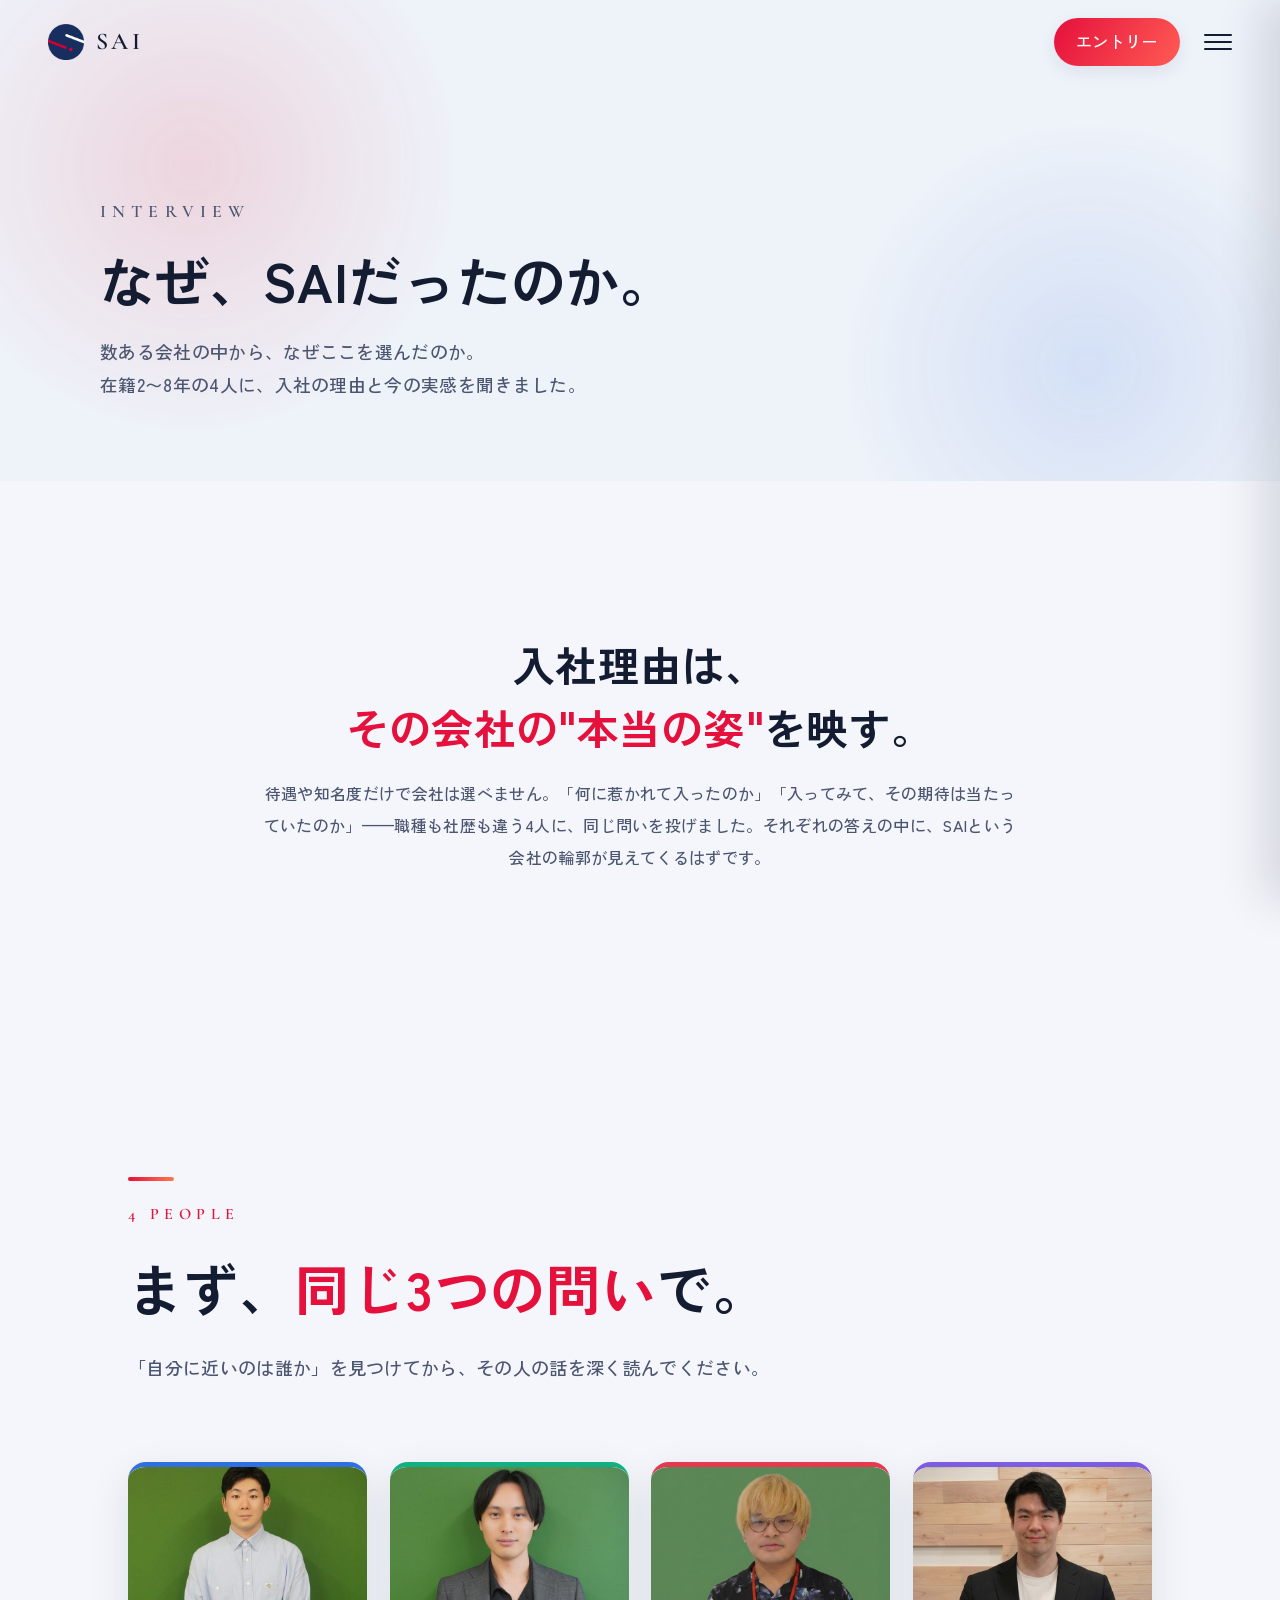
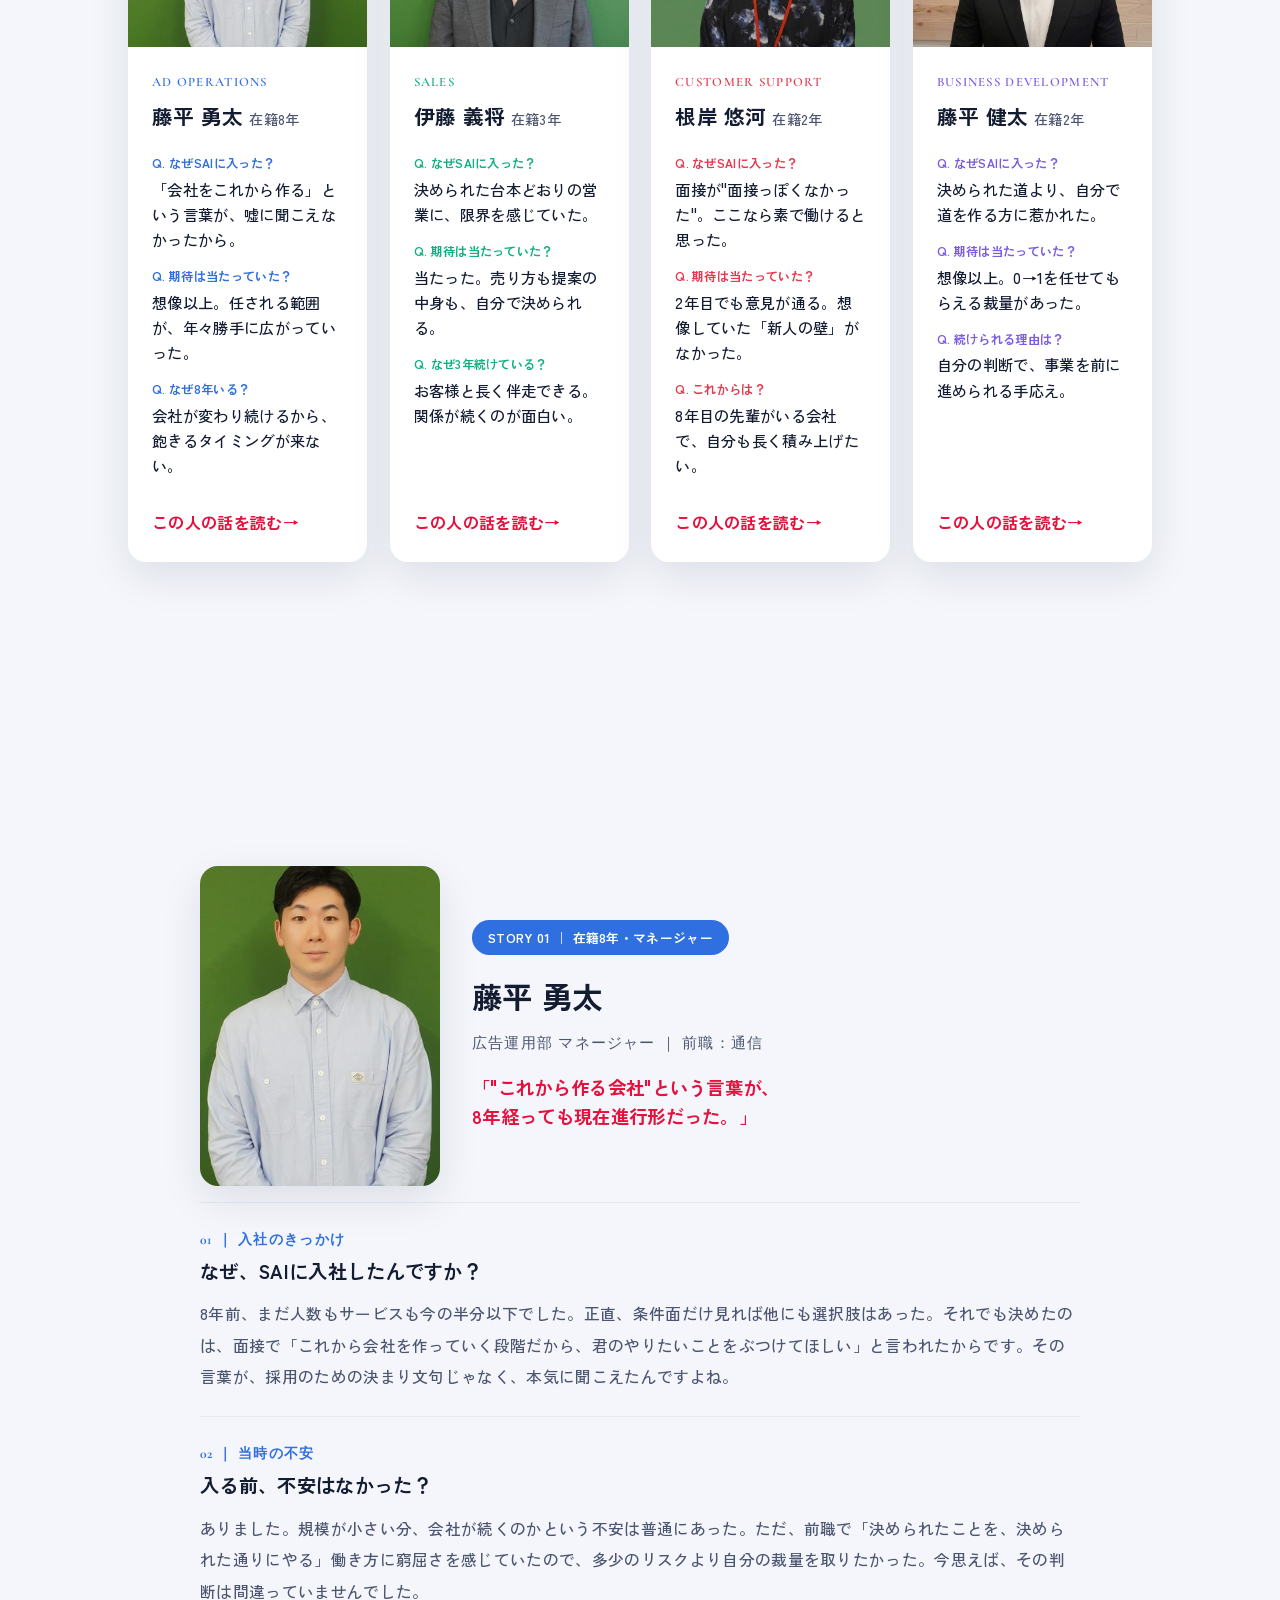
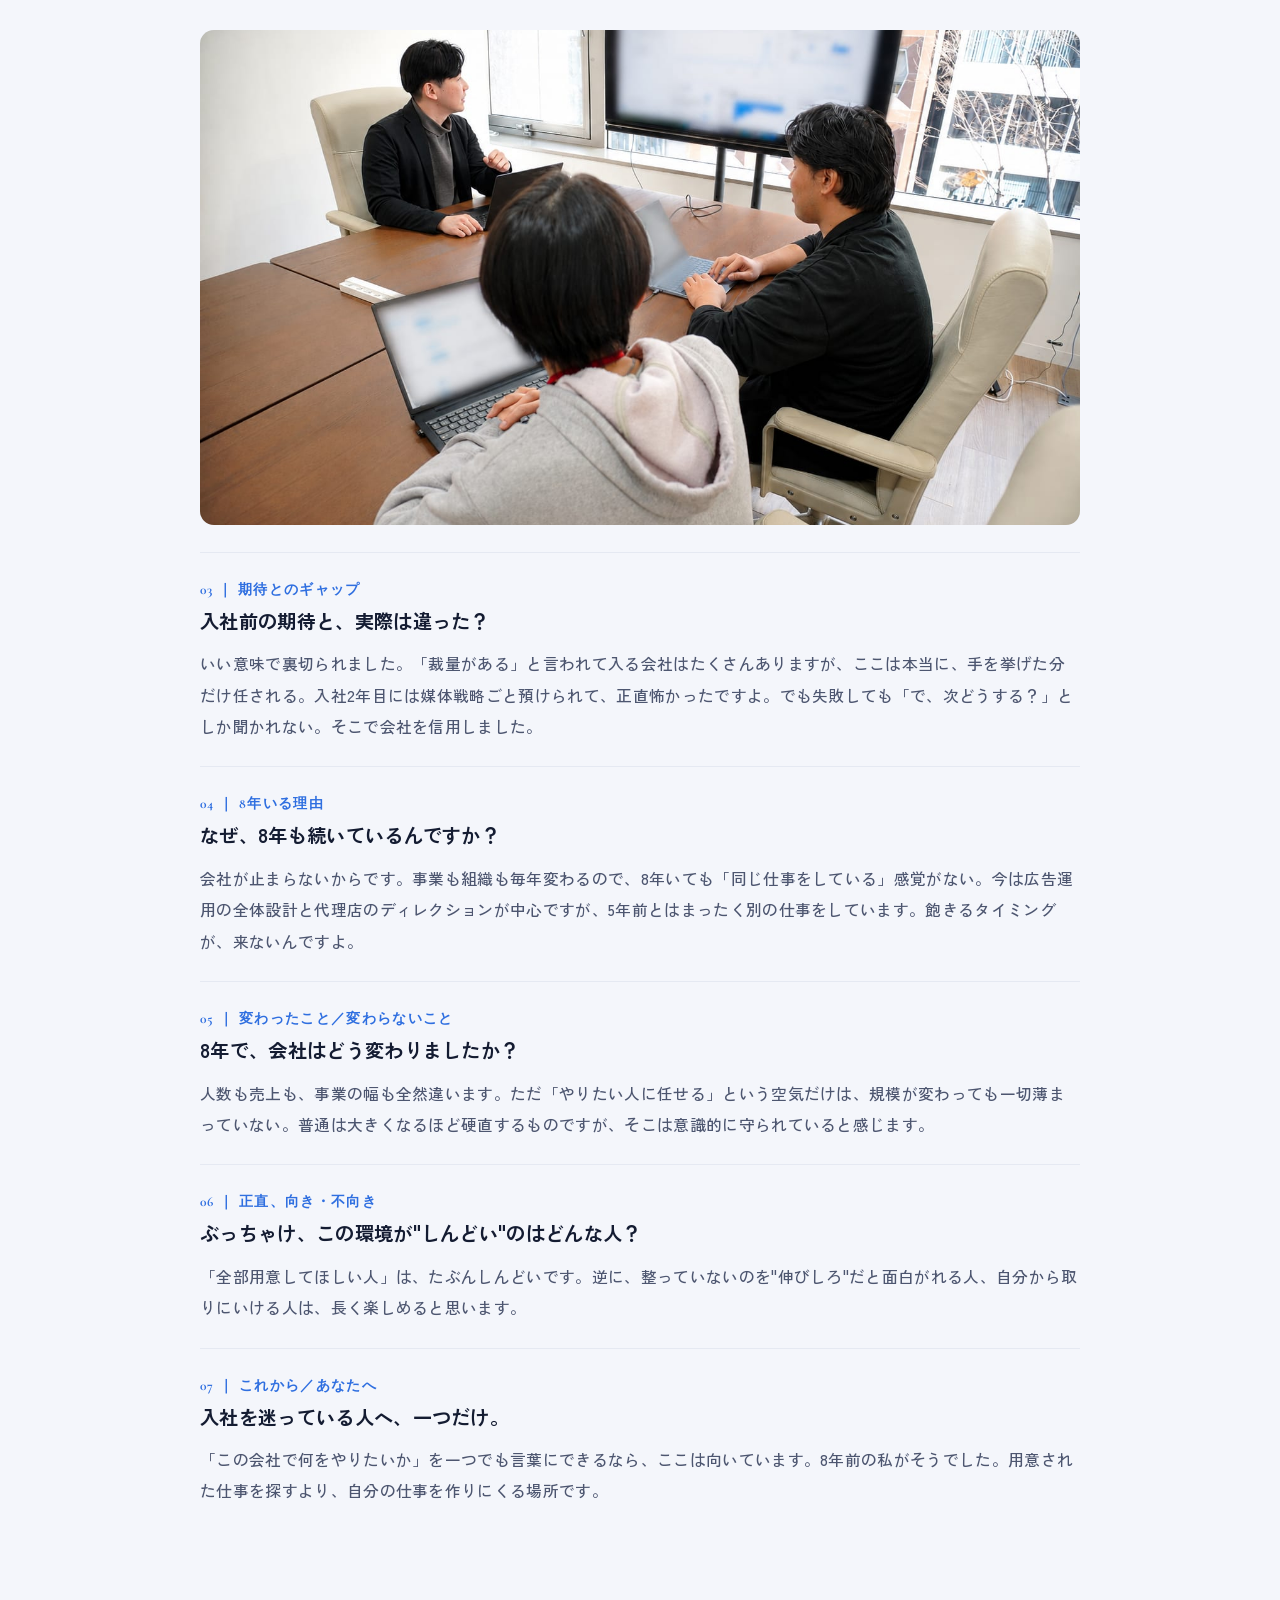
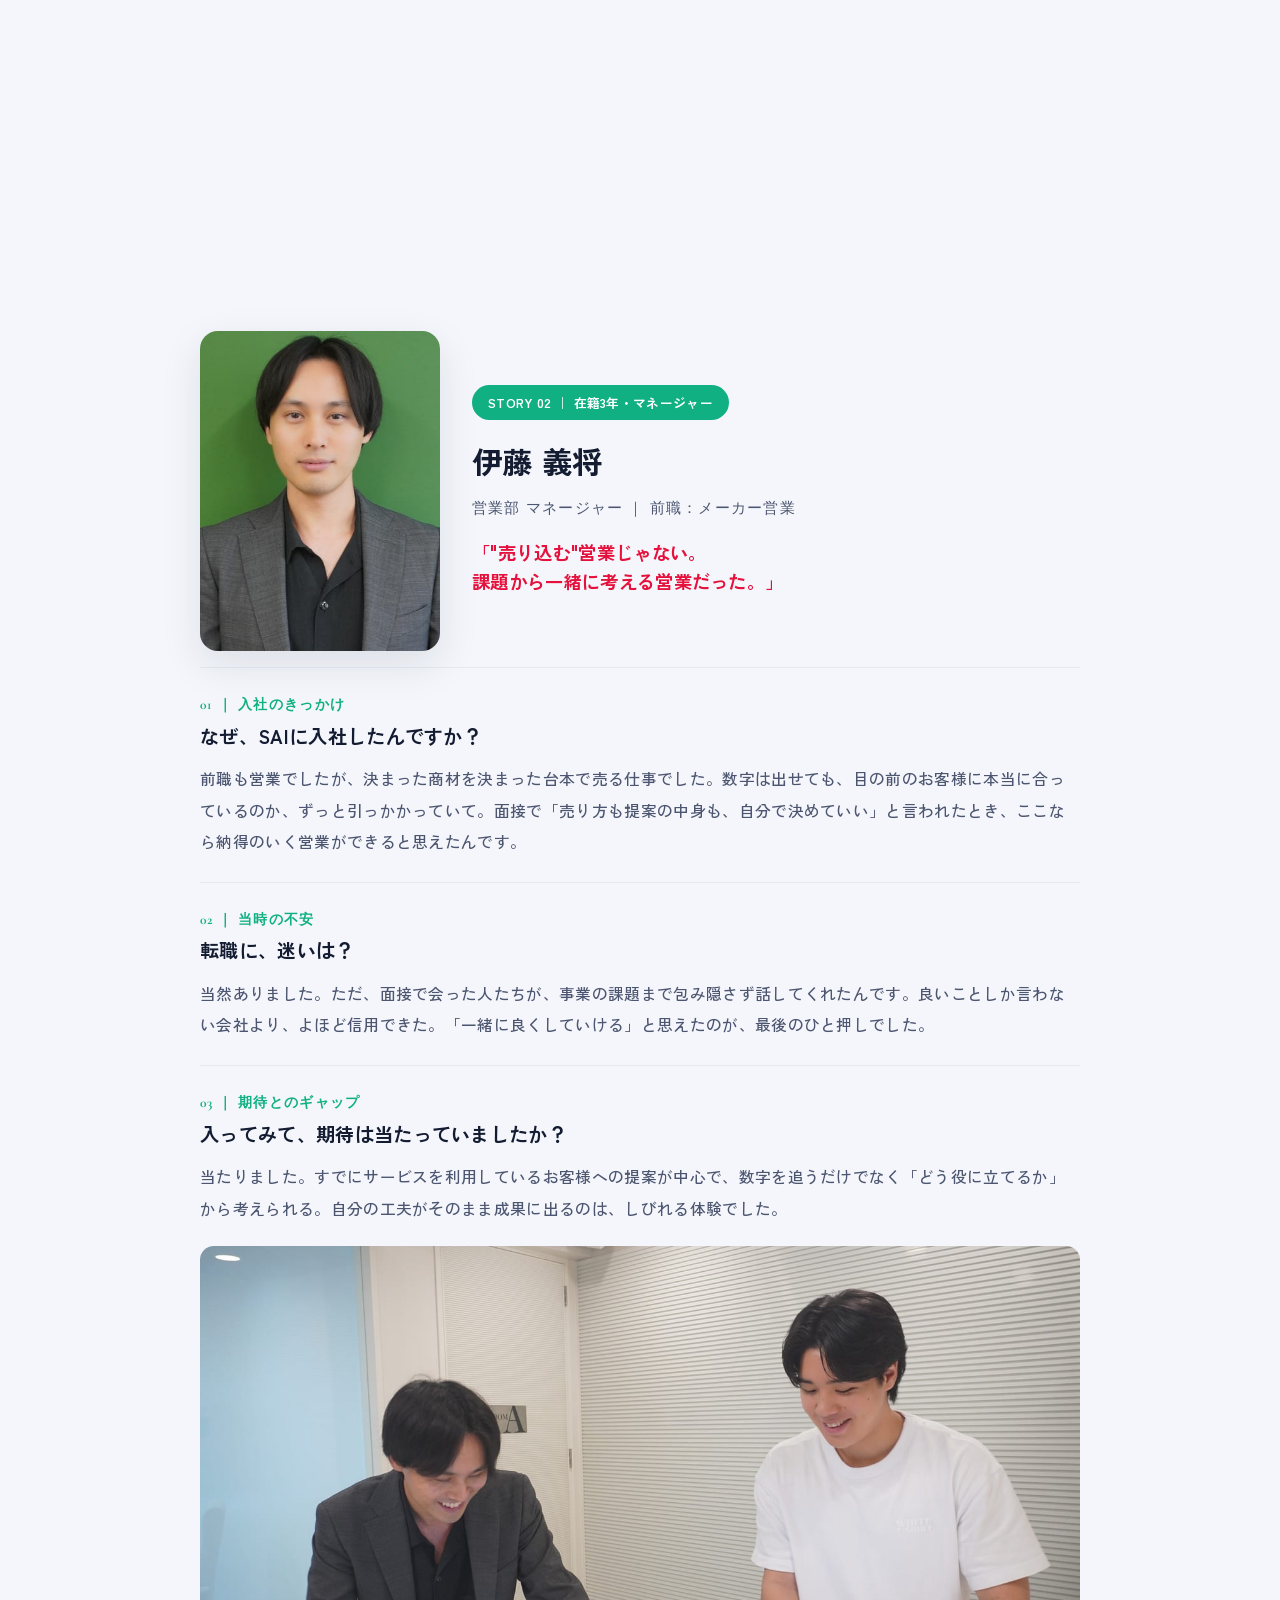
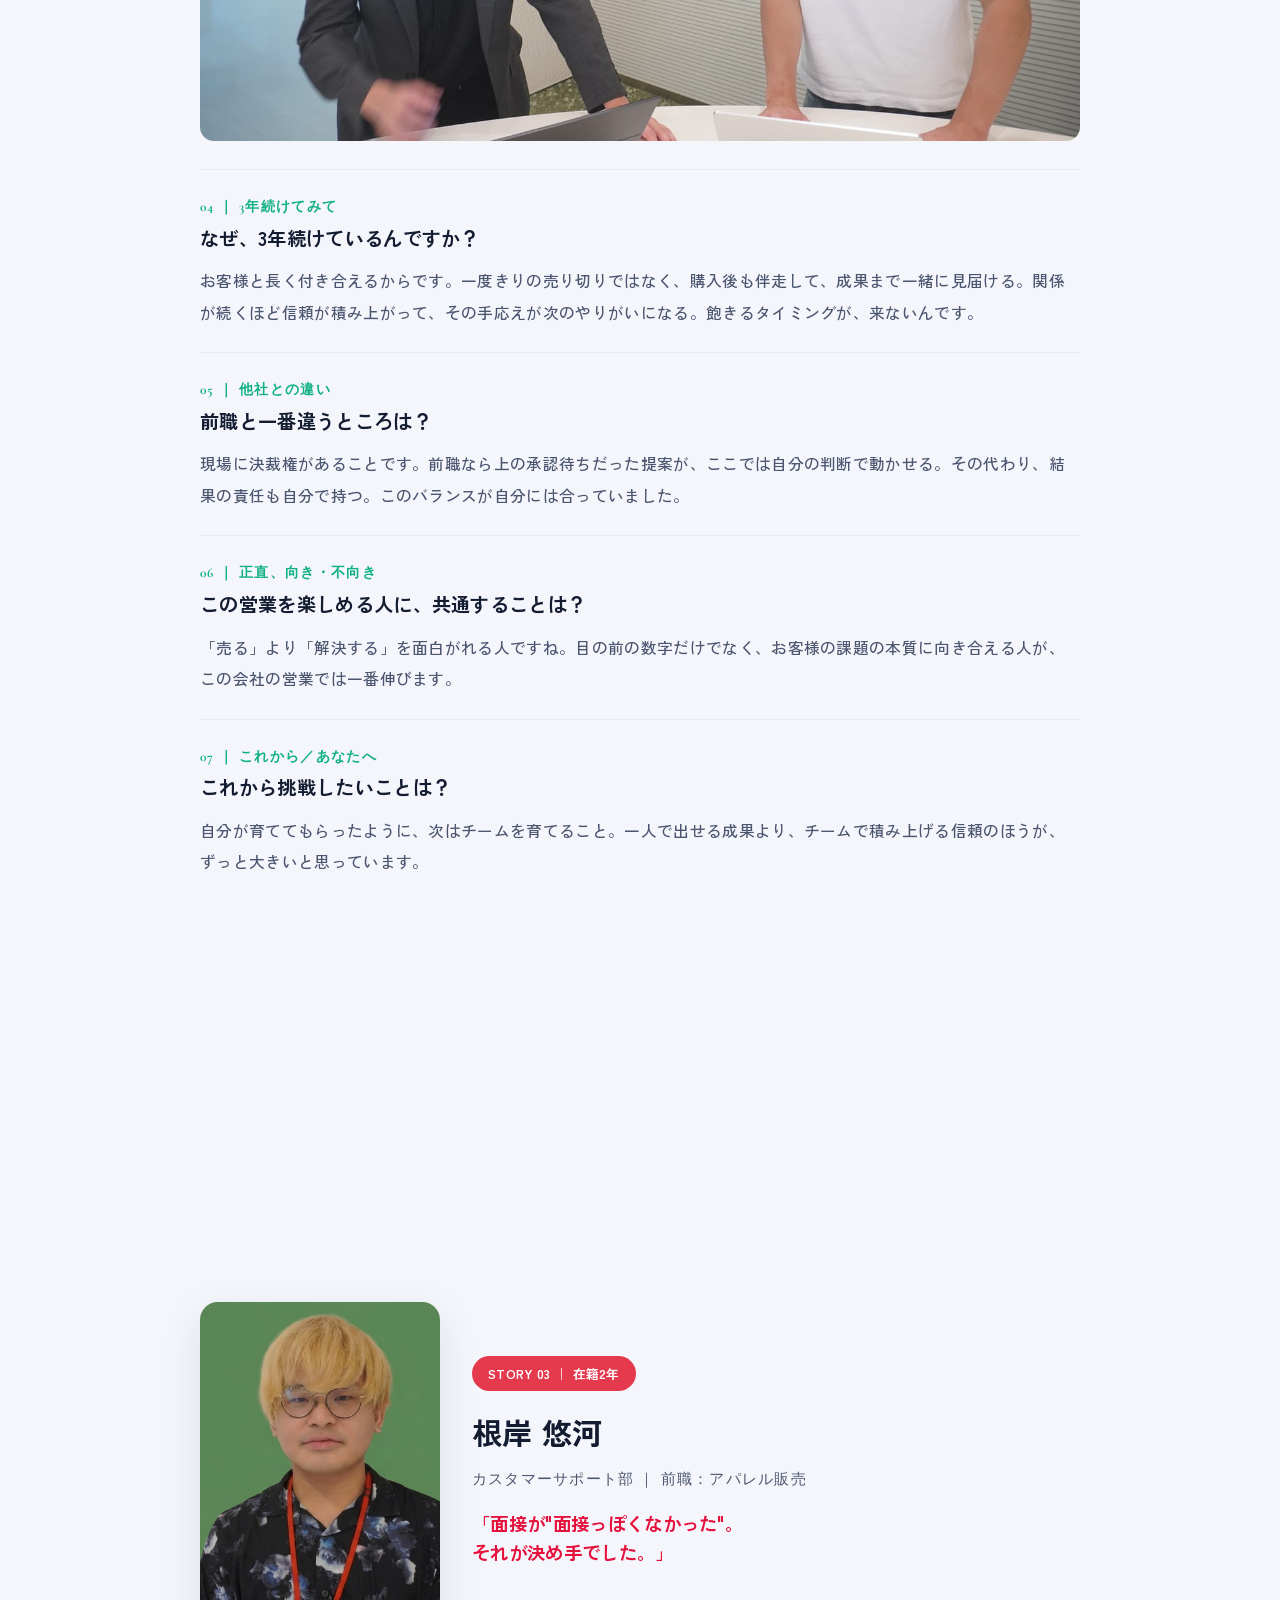
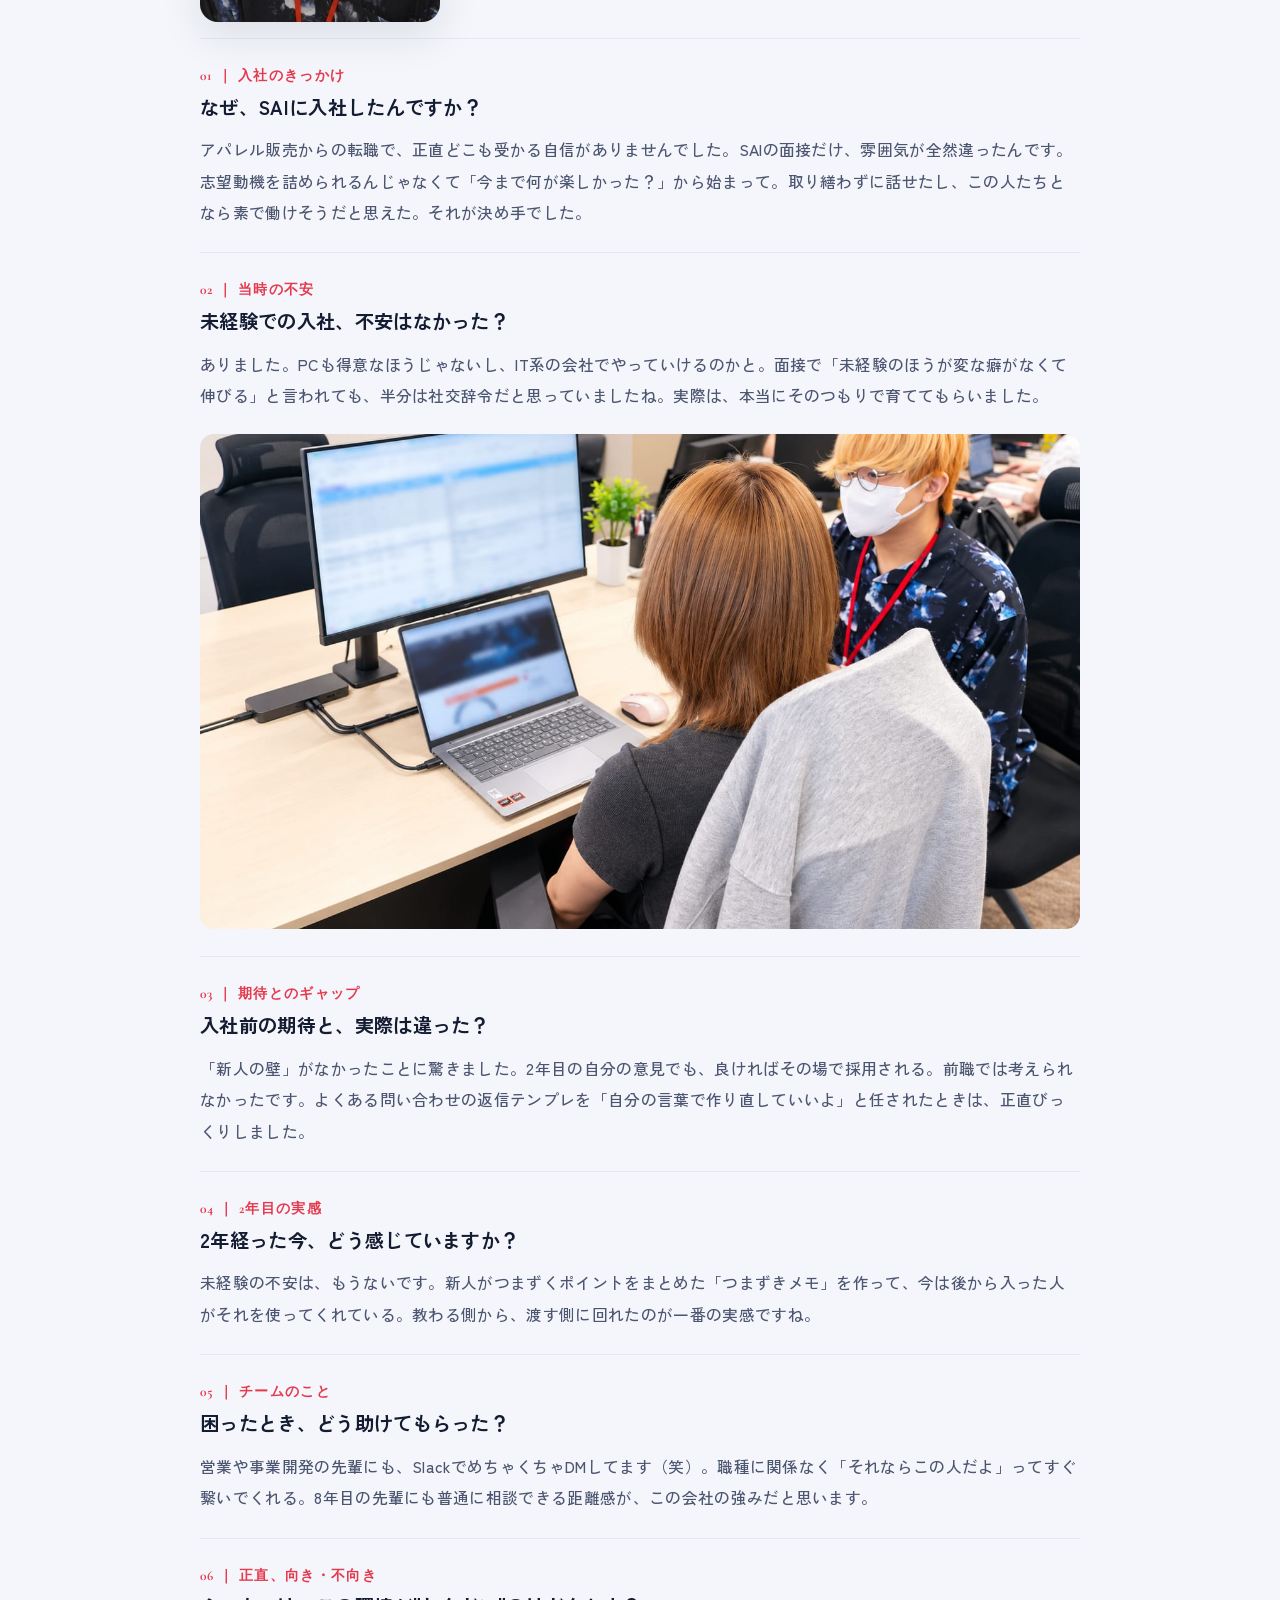
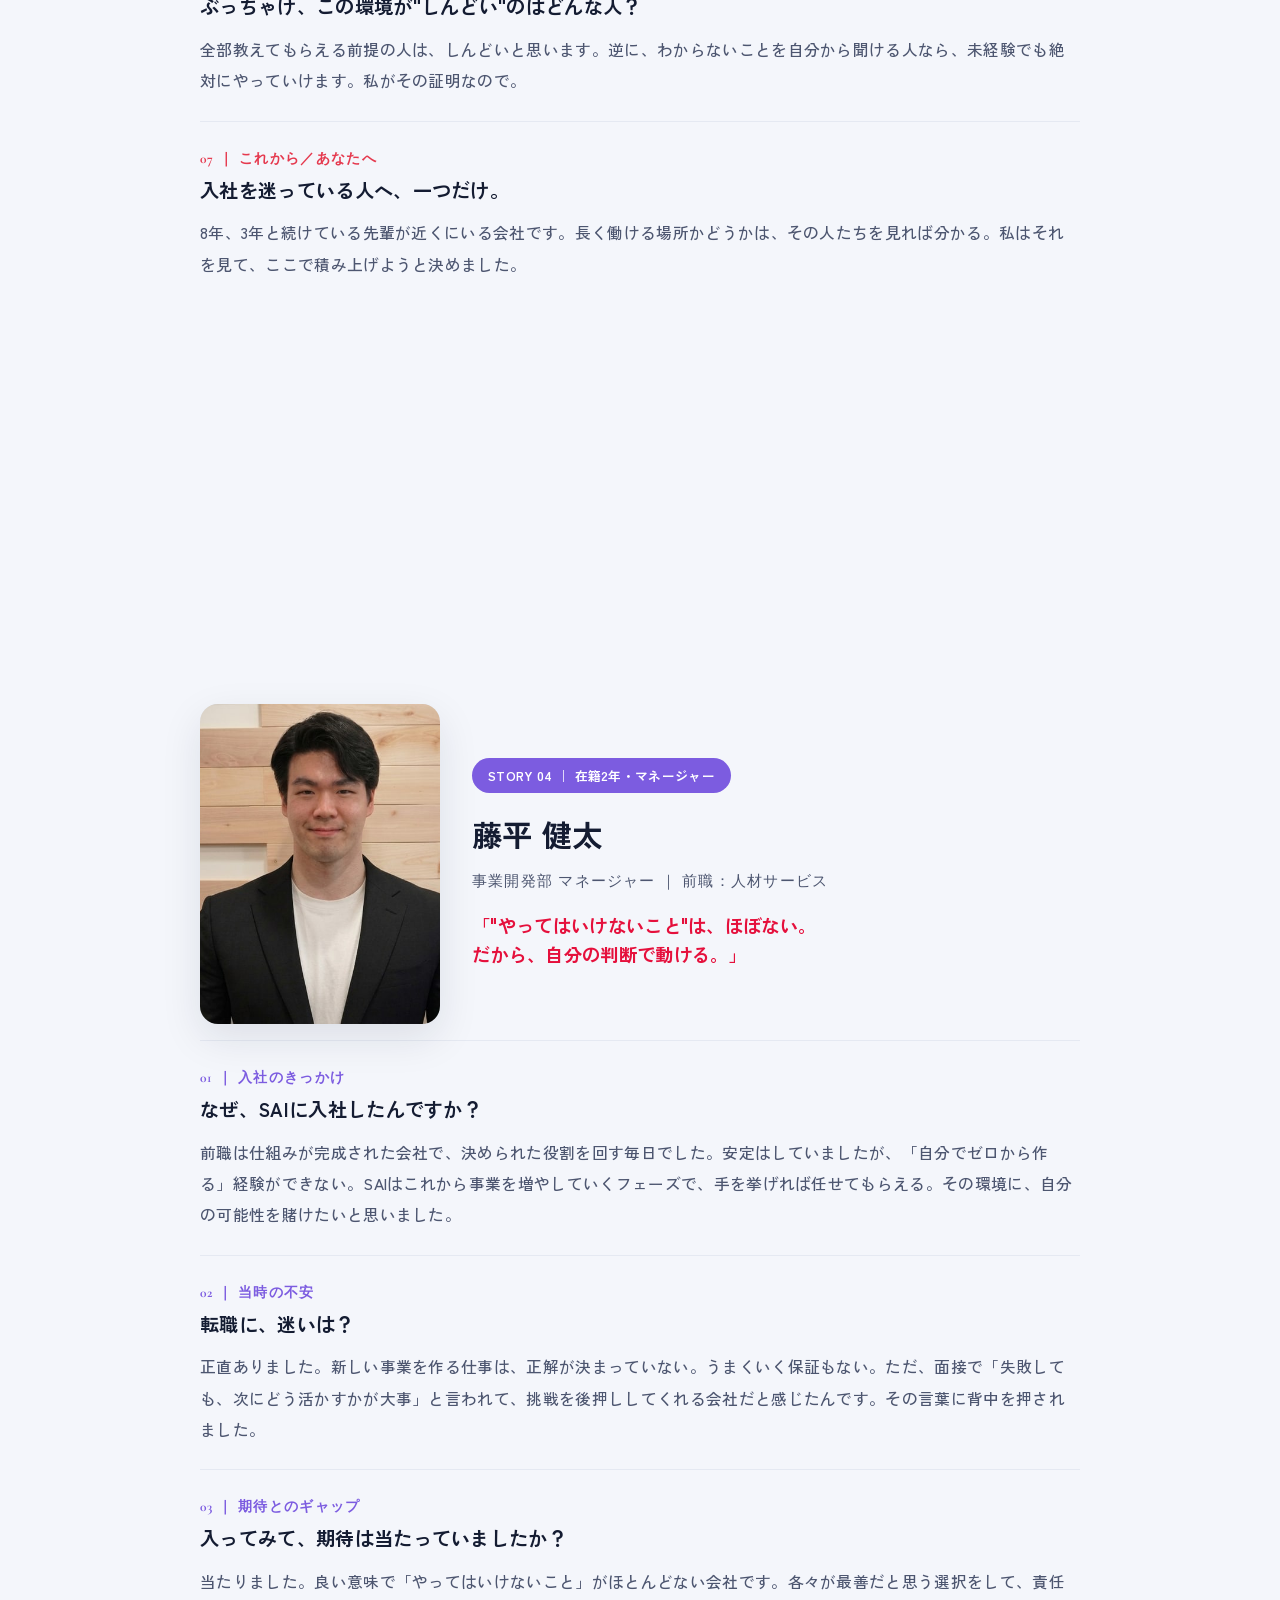
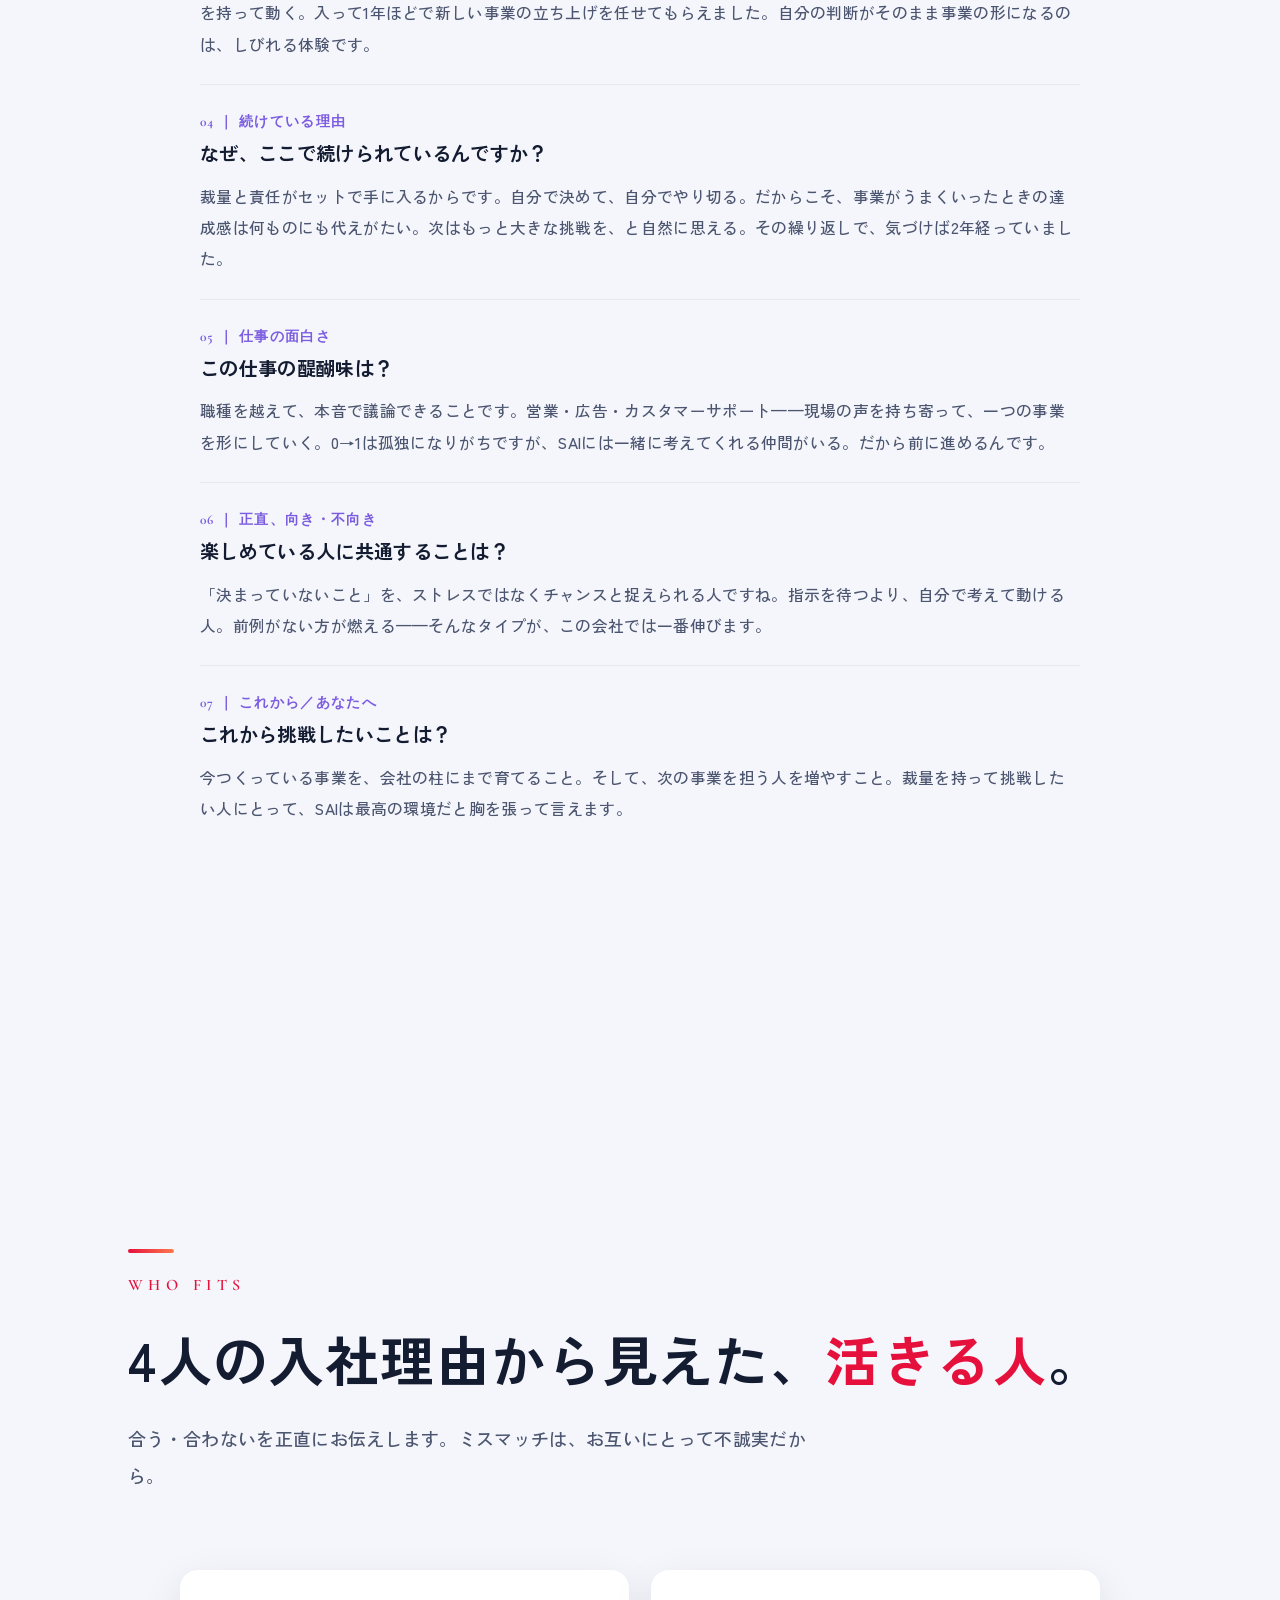
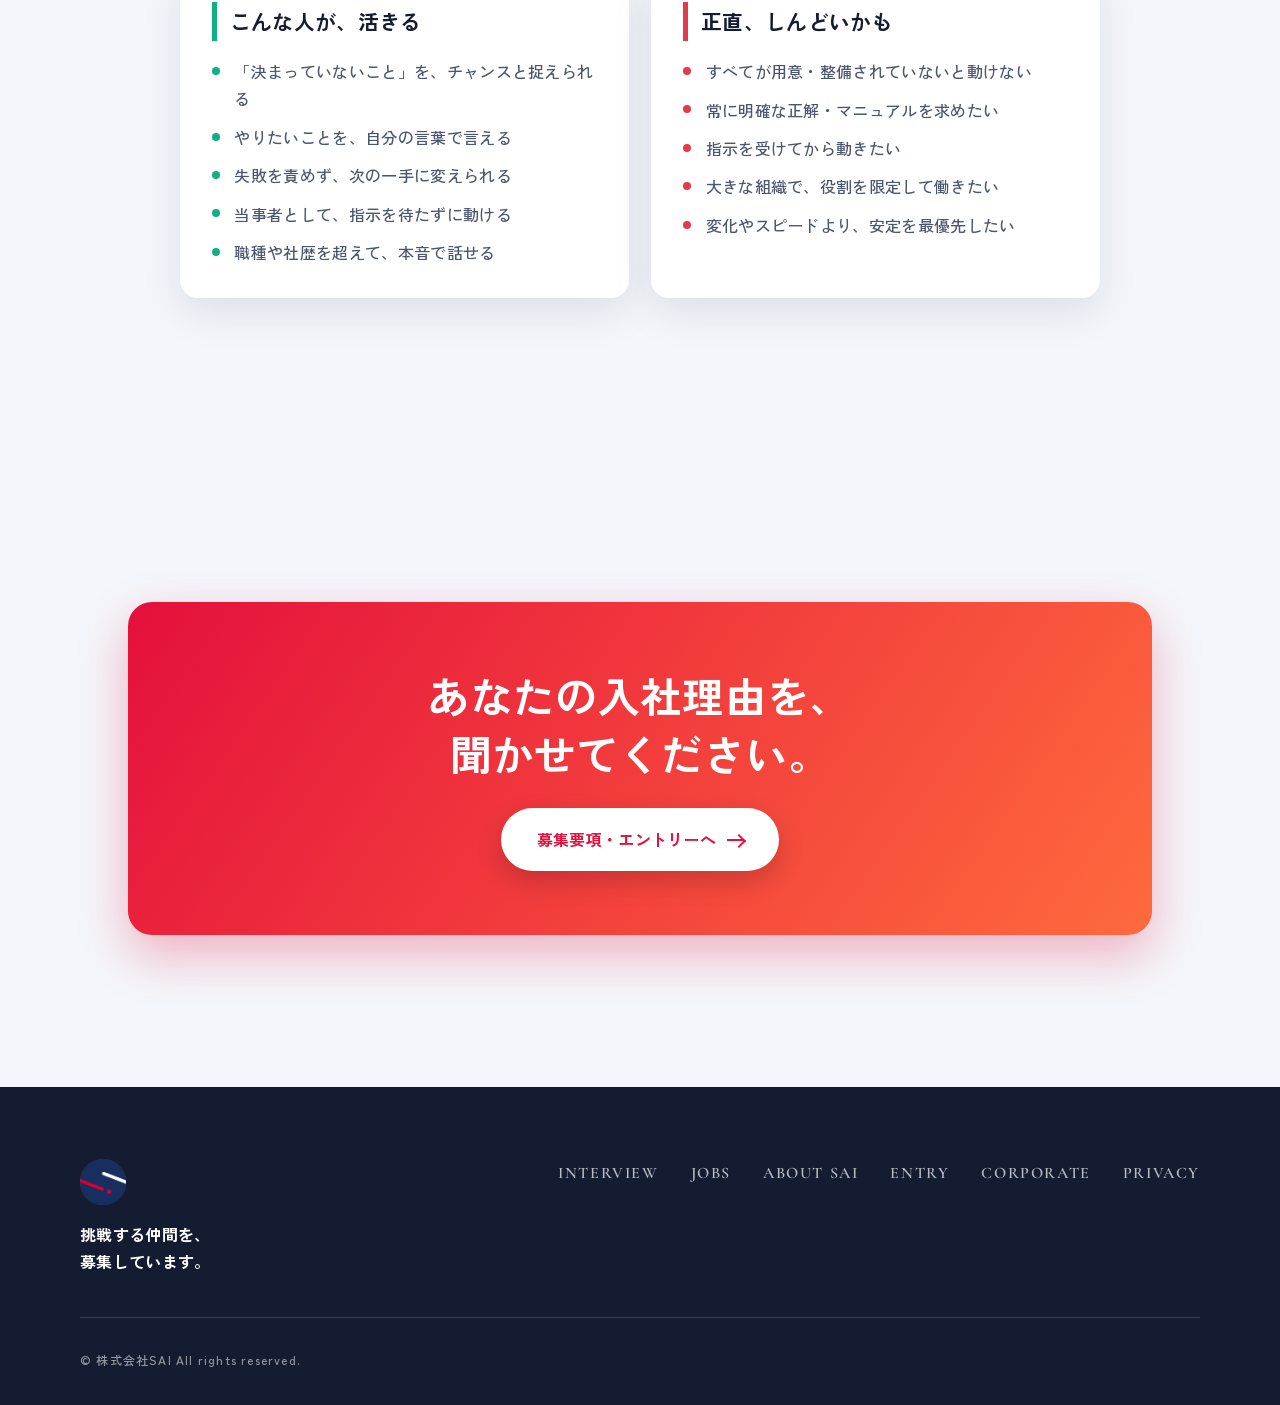
<file: recruit/interview.html>
<!DOCTYPE html>
<html lang="ja">
<head>
<meta charset="UTF-8">
<meta name="viewport" content="width=device-width, initial-scale=1.0">
<title>社員インタビュー｜なぜ、SAIだったのか。 | 株式会社SAI 採用サイト</title>
<meta name="description" content="株式会社SAIの社員インタビュー。在籍2〜8年の4人に「なぜSAIに入社したのか」を聞きました。入社理由と、入ってからの実感をお届けします。">
<link rel="canonical" href="https://saigroupe.com/recruit/interview.html">
<meta property="og:type" content="article">
<meta property="og:site_name" content="株式会社SAI">
<meta property="og:locale" content="ja_JP">
<meta property="og:title" content="社員インタビュー｜なぜ、SAIだったのか。 | 株式会社SAI 採用サイト">
<meta property="og:description" content="株式会社SAIの社員インタビュー。在籍2〜8年の4人に「なぜSAIに入社したのか」を聞きました。入社理由と、入ってからの実感をお届けします。">
<meta property="og:url" content="https://saigroupe.com/recruit/interview.html">
<meta property="og:image" content="https://saigroupe.com/images/og-image.jpg">
<meta property="og:image:width" content="1200">
<meta property="og:image:height" content="630">
<meta name="twitter:card" content="summary_large_image">
<link rel="icon" href="../favicon.png" type="image/png">
<link rel="preconnect" href="https://fonts.googleapis.com">
<link rel="preconnect" href="https://fonts.gstatic.com" crossorigin>
<link href="https://fonts.googleapis.com/css2?family=Zen+Kaku+Gothic+Antique:wght@400;500;700&family=Cormorant+Garamond:wght@500;600&display=swap" rel="stylesheet">
<link rel="stylesheet" href="recruit.css">
</head>
<body>

<header class="header" id="header">
    <a href="index.html" class="header-logo">
        <img src="../logo-mark.png" alt="SAI" class="header-logo-mark">
        <span class="header-logo-text">SAI</span>
    </a>
        <div class="header-actions">
        <a href="entry.html" class="nav-entry">エントリー</a>
        <div class="menu-wrapper">
          <input type="checkbox" id="menu-toggle" hidden>
        
          <label class="menu-icon" for="menu-toggle">
            <span></span>
            <span></span>
            <span></span>
          </label>
        
          <div class="overlay"></div>
        
          <nav class="menu">
            <ul>
              <li><a href="index.html">採用トップ</a></li>
              <li><a href="about.html">SAIとは</a></li>
              <li><a href="jobs.html">仕事について</a></li>
              <li><a href="work-style.html">働き方</a></li>
              <li><a href="interview.html">社員インタビュー</a></li>
              <li><a href="entry.html">エントリー</a></li>
              <li><a href="../index.html">コーポレートサイト</a></li>
            </ul>
          </nav>
        </div>
    </div>
</header>

<main>

<!-- ヒーロー -->
<section class="r-page-hero">
    <div class="r-hero-bg"></div>
    <div class="r-page-hero-inner">
        <p class="r-hero-eyebrow" data-reveal>INTERVIEW</p>
        <h1 data-reveal>なぜ、SAIだったのか。</h1>
        <p data-reveal>数ある会社の中から、なぜここを選んだのか。<br>在籍2〜8年の4人に、入社の理由と今の実感を聞きました。</p>
    </div>
</section>

<!-- コンセプト -->
<section class="r-section">
    <div class="r-iv-concept" data-reveal>
        <p class="big">入社理由は、<br><em>その会社の"本当の姿"</em>を映す。</p>
        <p>待遇や知名度だけで会社は選べません。「何に惹かれて入ったのか」「入ってみて、その期待は当たっていたのか」——職種も社歴も違う4人に、同じ問いを投げました。それぞれの答えの中に、SAIという会社の輪郭が見えてくるはずです。</p>
    </div>
</section>

<!-- 3問で比較（入口） -->
<section class="r-section">
    <div class="r-head">
        <span class="r-label">4 PEOPLE</span>
        <h2 class="r-title">まず、<em>同じ3つの問い</em>で。</h2>
        <p class="r-sub">「自分に近いのは誰か」を見つけてから、その人の話を深く読んでください。</p>
    </div>
    <div class="r-iv-compare">
        <article class="r-iv-cmp a-blue" data-reveal>
            <div class="r-iv-cmp-photo"><img src="../images/members/fujihira.jpg" alt="藤平 勇太"></div>
            <div class="r-iv-cmp-body">
                <span class="r-iv-cmp-role">AD OPERATIONS</span>
                <p class="r-iv-cmp-name">藤平 勇太<span>在籍8年</span></p>
                <dl class="r-iv-qa-mini"><dt>Q. なぜSAIに入った？</dt><dd>「会社をこれから作る」という言葉が、嘘に聞こえなかったから。</dd></dl>
                <dl class="r-iv-qa-mini"><dt>Q. 期待は当たっていた？</dt><dd>想像以上。任される範囲が、年々勝手に広がっていった。</dd></dl>
                <dl class="r-iv-qa-mini"><dt>Q. なぜ8年いる？</dt><dd>会社が変わり続けるから、飽きるタイミングが来ない。</dd></dl>
                <a class="more" href="#person-a">この人の話を読む<span>→</span></a>
            </div>
        </article>
        <article class="r-iv-cmp a-green" data-reveal>
            <div class="r-iv-cmp-photo"><img src="../images/members/itou.jpg" alt="伊藤 義将"></div>
            <div class="r-iv-cmp-body">
                <span class="r-iv-cmp-role">SALES</span>
                <p class="r-iv-cmp-name">伊藤 義将<span>在籍3年</span></p>
                <dl class="r-iv-qa-mini"><dt>Q. なぜSAIに入った？</dt><dd>決められた台本どおりの営業に、限界を感じていた。</dd></dl>
                <dl class="r-iv-qa-mini"><dt>Q. 期待は当たっていた？</dt><dd>当たった。売り方も提案の中身も、自分で決められる。</dd></dl>
                <dl class="r-iv-qa-mini"><dt>Q. なぜ3年続けている？</dt><dd>お客様と長く伴走できる。関係が続くのが面白い。</dd></dl>
                <a class="more" href="#person-b">この人の話を読む<span>→</span></a>
            </div>
        </article>
        <article class="r-iv-cmp a-red" data-reveal>
            <div class="r-iv-cmp-photo"><img src="../images/members/negishi-iv.jpg" alt="根岸 悠河"></div>
            <div class="r-iv-cmp-body">
                <span class="r-iv-cmp-role">CUSTOMER SUPPORT</span>
                <p class="r-iv-cmp-name">根岸 悠河<span>在籍2年</span></p>
                <dl class="r-iv-qa-mini"><dt>Q. なぜSAIに入った？</dt><dd>面接が"面接っぽくなかった"。ここなら素で働けると思った。</dd></dl>
                <dl class="r-iv-qa-mini"><dt>Q. 期待は当たっていた？</dt><dd>2年目でも意見が通る。想像していた「新人の壁」がなかった。</dd></dl>
                <dl class="r-iv-qa-mini"><dt>Q. これからは？</dt><dd>8年目の先輩がいる会社で、自分も長く積み上げたい。</dd></dl>
                <a class="more" href="#person-c">この人の話を読む<span>→</span></a>
            </div>
        </article>
        <article class="r-iv-cmp a-purple" data-reveal>
            <div class="r-iv-cmp-photo"><img src="../images/members/bizdev-iv.jpg" alt="藤平 健太"></div>
            <div class="r-iv-cmp-body">
                <span class="r-iv-cmp-role">BUSINESS DEVELOPMENT</span>
                <p class="r-iv-cmp-name">藤平 健太<span>在籍2年</span></p>
                <dl class="r-iv-qa-mini"><dt>Q. なぜSAIに入った？</dt><dd>決められた道より、自分で道を作る方に惹かれた。</dd></dl>
                <dl class="r-iv-qa-mini"><dt>Q. 期待は当たっていた？</dt><dd>想像以上。0→1を任せてもらえる裁量があった。</dd></dl>
                <dl class="r-iv-qa-mini"><dt>Q. 続けられる理由は？</dt><dd>自分の判断で、事業を前に進められる手応え。</dd></dl>
                <a class="more" href="#person-d">この人の話を読む<span>→</span></a>
            </div>
        </article>
    </div>
</section>


<!-- ───────── 藤平 勇太（在籍8年） ───────── -->
<section class="r-section">
  <div class="r-iv-person a-blue" id="person-a">
    <div class="r-iv-phead" data-reveal>
        <div class="r-iv-portrait"><img src="../images/members/fujihira.jpg" alt="藤平 勇太"></div>
        <div>
            <span class="r-iv-badge">STORY 01 ｜ 在籍8年・マネージャー</span>
            <h3>藤平 勇太</h3>
            <p class="role">広告運用部 マネージャー ｜ 前職：通信</p>
            <p class="r-iv-pull">「"これから作る会社"という言葉が、<br>8年経っても現在進行形だった。」</p>
        </div>
    </div>

    <div class="r-iv-sec" data-reveal><p class="r-iv-num">01 ｜ 入社のきっかけ</p><p class="r-iv-q">なぜ、SAIに入社したんですか？</p><p class="r-iv-a">8年前、まだ人数もサービスも今の半分以下でした。正直、条件面だけ見れば他にも選択肢はあった。それでも決めたのは、面接で「これから会社を作っていく段階だから、君のやりたいことをぶつけてほしい」と言われたからです。その言葉が、採用のための決まり文句じゃなく、本気に聞こえたんですよね。</p></div>

    <div class="r-iv-sec" data-reveal><p class="r-iv-num">02 ｜ 当時の不安</p><p class="r-iv-q">入る前、不安はなかった？</p><p class="r-iv-a">ありました。規模が小さい分、会社が続くのかという不安は普通にあった。ただ、前職で「決められたことを、決められた通りにやる」働き方に窮屈さを感じていたので、多少のリスクより自分の裁量を取りたかった。今思えば、その判断は間違っていませんでした。</p>
    <div class="r-iv-scene"><img src="../images/scene-ad-ops.jpg" alt="広告運用チームが打ち合わせをする様子"></div></div>

    <div class="r-iv-sec" data-reveal><p class="r-iv-num">03 ｜ 期待とのギャップ</p><p class="r-iv-q">入社前の期待と、実際は違った？</p><p class="r-iv-a">いい意味で裏切られました。「裁量がある」と言われて入る会社はたくさんありますが、ここは本当に、手を挙げた分だけ任される。入社2年目には媒体戦略ごと預けられて、正直怖かったですよ。でも失敗しても「で、次どうする？」としか聞かれない。そこで会社を信用しました。</p></div>

    <div class="r-iv-sec" data-reveal><p class="r-iv-num">04 ｜ 8年いる理由</p><p class="r-iv-q">なぜ、8年も続いているんですか？</p><p class="r-iv-a">会社が止まらないからです。事業も組織も毎年変わるので、8年いても「同じ仕事をしている」感覚がない。今は広告運用の全体設計と代理店のディレクションが中心ですが、5年前とはまったく別の仕事をしています。飽きるタイミングが、来ないんですよ。</p></div>

    <div class="r-iv-sec" data-reveal><p class="r-iv-num">05 ｜ 変わったこと／変わらないこと</p><p class="r-iv-q">8年で、会社はどう変わりましたか？</p><p class="r-iv-a">人数も売上も、事業の幅も全然違います。ただ「やりたい人に任せる」という空気だけは、規模が変わっても一切薄まっていない。普通は大きくなるほど硬直するものですが、そこは意識的に守られていると感じます。</p></div>

    <div class="r-iv-sec" data-reveal><p class="r-iv-num">06 ｜ 正直、向き・不向き</p><p class="r-iv-q">ぶっちゃけ、この環境が"しんどい"のはどんな人？</p><p class="r-iv-a">「全部用意してほしい人」は、たぶんしんどいです。逆に、整っていないのを"伸びしろ"だと面白がれる人、自分から取りにいける人は、長く楽しめると思います。</p></div>

    <div class="r-iv-sec" data-reveal><p class="r-iv-num">07 ｜ これから／あなたへ</p><p class="r-iv-q">入社を迷っている人へ、一つだけ。</p><p class="r-iv-a">「この会社で何をやりたいか」を一つでも言葉にできるなら、ここは向いています。8年前の私がそうでした。用意された仕事を探すより、自分の仕事を作りにくる場所です。</p></div>

  </div>
</section>


<!-- ───────── 伊藤 義将（在籍3年） ───────── -->
<section class="r-section">
  <div class="r-iv-person a-green" id="person-b">
    <div class="r-iv-phead" data-reveal>
        <div class="r-iv-portrait"><img src="../images/members/itou.jpg" alt="伊藤 義将"></div>
        <div>
            <span class="r-iv-badge">STORY 02 ｜ 在籍3年・マネージャー</span>
            <h3>伊藤 義将</h3>
            <p class="role">営業部 マネージャー ｜ 前職：メーカー営業</p>
            <p class="r-iv-pull">「"売り込む"営業じゃない。<br>課題から一緒に考える営業だった。」</p>
        </div>
    </div>

    <div class="r-iv-sec" data-reveal><p class="r-iv-num">01 ｜ 入社のきっかけ</p><p class="r-iv-q">なぜ、SAIに入社したんですか？</p><p class="r-iv-a">前職も営業でしたが、決まった商材を決まった台本で売る仕事でした。数字は出せても、目の前のお客様に本当に合っているのか、ずっと引っかかっていて。面接で「売り方も提案の中身も、自分で決めていい」と言われたとき、ここなら納得のいく営業ができると思えたんです。</p></div>

    <div class="r-iv-sec" data-reveal><p class="r-iv-num">02 ｜ 当時の不安</p><p class="r-iv-q">転職に、迷いは？</p><p class="r-iv-a">当然ありました。ただ、面接で会った人たちが、事業の課題まで包み隠さず話してくれたんです。良いことしか言わない会社より、よほど信用できた。「一緒に良くしていける」と思えたのが、最後のひと押しでした。</p></div>

    <div class="r-iv-sec" data-reveal><p class="r-iv-num">03 ｜ 期待とのギャップ</p><p class="r-iv-q">入ってみて、期待は当たっていましたか？</p><p class="r-iv-a">当たりました。すでにサービスを利用しているお客様への提案が中心で、数字を追うだけでなく「どう役に立てるか」から考えられる。自分の工夫がそのまま成果に出るのは、しびれる体験でした。</p>
    <div class="r-iv-scene"><img src="../images/scene-sales.jpg" alt="営業メンバーが打ち合わせをする様子"></div></div>

    <div class="r-iv-sec" data-reveal><p class="r-iv-num">04 ｜ 3年続けてみて</p><p class="r-iv-q">なぜ、3年続けているんですか？</p><p class="r-iv-a">お客様と長く付き合えるからです。一度きりの売り切りではなく、購入後も伴走して、成果まで一緒に見届ける。関係が続くほど信頼が積み上がって、その手応えが次のやりがいになる。飽きるタイミングが、来ないんです。</p></div>

    <div class="r-iv-sec" data-reveal><p class="r-iv-num">05 ｜ 他社との違い</p><p class="r-iv-q">前職と一番違うところは？</p><p class="r-iv-a">現場に決裁権があることです。前職なら上の承認待ちだった提案が、ここでは自分の判断で動かせる。その代わり、結果の責任も自分で持つ。このバランスが自分には合っていました。</p></div>

    <div class="r-iv-sec" data-reveal><p class="r-iv-num">06 ｜ 正直、向き・不向き</p><p class="r-iv-q">この営業を楽しめる人に、共通することは？</p><p class="r-iv-a">「売る」より「解決する」を面白がれる人ですね。目の前の数字だけでなく、お客様の課題の本質に向き合える人が、この会社の営業では一番伸びます。</p></div>

    <div class="r-iv-sec" data-reveal><p class="r-iv-num">07 ｜ これから／あなたへ</p><p class="r-iv-q">これから挑戦したいことは？</p><p class="r-iv-a">自分が育ててもらったように、次はチームを育てること。一人で出せる成果より、チームで積み上げる信頼のほうが、ずっと大きいと思っています。</p></div>

  </div>
</section>


<!-- ───────── 根岸 悠河（在籍2年） ───────── -->
<section class="r-section">
  <div class="r-iv-person a-red" id="person-c">
    <div class="r-iv-phead" data-reveal>
        <div class="r-iv-portrait"><img src="../images/members/negishi-iv.jpg" alt="根岸 悠河"></div>
        <div>
            <span class="r-iv-badge">STORY 03 ｜ 在籍2年</span>
            <h3>根岸 悠河</h3>
            <p class="role">カスタマーサポート部 ｜ 前職：アパレル販売</p>
            <p class="r-iv-pull">「面接が"面接っぽくなかった"。<br>それが決め手でした。」</p>
        </div>
    </div>

    <div class="r-iv-sec" data-reveal><p class="r-iv-num">01 ｜ 入社のきっかけ</p><p class="r-iv-q">なぜ、SAIに入社したんですか？</p><p class="r-iv-a">アパレル販売からの転職で、正直どこも受かる自信がありませんでした。SAIの面接だけ、雰囲気が全然違ったんです。志望動機を詰められるんじゃなくて「今まで何が楽しかった？」から始まって。取り繕わずに話せたし、この人たちとなら素で働けそうだと思えた。それが決め手でした。</p></div>

    <div class="r-iv-sec" data-reveal><p class="r-iv-num">02 ｜ 当時の不安</p><p class="r-iv-q">未経験での入社、不安はなかった？</p><p class="r-iv-a">ありました。PCも得意なほうじゃないし、IT系の会社でやっていけるのかと。面接で「未経験のほうが変な癖がなくて伸びる」と言われても、半分は社交辞令だと思っていましたね。実際は、本当にそのつもりで育ててもらいました。</p>
    <div class="r-iv-scene"><img src="../images/scene-cs.jpg" alt="カスタマーサポートの現場の様子"></div></div>

    <div class="r-iv-sec" data-reveal><p class="r-iv-num">03 ｜ 期待とのギャップ</p><p class="r-iv-q">入社前の期待と、実際は違った？</p><p class="r-iv-a">「新人の壁」がなかったことに驚きました。2年目の自分の意見でも、良ければその場で採用される。前職では考えられなかったです。よくある問い合わせの返信テンプレを「自分の言葉で作り直していいよ」と任されたときは、正直びっくりしました。</p></div>

    <div class="r-iv-sec" data-reveal><p class="r-iv-num">04 ｜ 2年目の実感</p><p class="r-iv-q">2年経った今、どう感じていますか？</p><p class="r-iv-a">未経験の不安は、もうないです。新人がつまずくポイントをまとめた「つまずきメモ」を作って、今は後から入った人がそれを使ってくれている。教わる側から、渡す側に回れたのが一番の実感ですね。</p></div>

    <div class="r-iv-sec" data-reveal><p class="r-iv-num">05 ｜ チームのこと</p><p class="r-iv-q">困ったとき、どう助けてもらった？</p><p class="r-iv-a">営業や事業開発の先輩にも、SlackでめちゃくちゃDMしてます（笑）。職種に関係なく「それならこの人だよ」ってすぐ繋いでくれる。8年目の先輩にも普通に相談できる距離感が、この会社の強みだと思います。</p></div>

    <div class="r-iv-sec" data-reveal><p class="r-iv-num">06 ｜ 正直、向き・不向き</p><p class="r-iv-q">ぶっちゃけ、この環境が"しんどい"のはどんな人？</p><p class="r-iv-a">全部教えてもらえる前提の人は、しんどいと思います。逆に、わからないことを自分から聞ける人なら、未経験でも絶対にやっていけます。私がその証明なので。</p></div>

    <div class="r-iv-sec" data-reveal><p class="r-iv-num">07 ｜ これから／あなたへ</p><p class="r-iv-q">入社を迷っている人へ、一つだけ。</p><p class="r-iv-a">8年、3年と続けている先輩が近くにいる会社です。長く働ける場所かどうかは、その人たちを見れば分かる。私はそれを見て、ここで積み上げようと決めました。</p></div>

  </div>
</section>


<!-- ───────── 藤平 健太（在籍2年） ───────── -->
<section class="r-section">
  <div class="r-iv-person a-purple" id="person-d">
    <div class="r-iv-phead" data-reveal>
        <div class="r-iv-portrait"><img src="../images/members/bizdev-iv.jpg" alt="藤平 健太"></div>
        <div>
            <span class="r-iv-badge">STORY 04 ｜ 在籍2年・マネージャー</span>
            <h3>藤平 健太</h3>
            <p class="role">事業開発部 マネージャー ｜ 前職：人材サービス</p>
            <p class="r-iv-pull">「"やってはいけないこと"は、ほぼない。<br>だから、自分の判断で動ける。」</p>
        </div>
    </div>

    <div class="r-iv-sec" data-reveal><p class="r-iv-num">01 ｜ 入社のきっかけ</p><p class="r-iv-q">なぜ、SAIに入社したんですか？</p><p class="r-iv-a">前職は仕組みが完成された会社で、決められた役割を回す毎日でした。安定はしていましたが、「自分でゼロから作る」経験ができない。SAIはこれから事業を増やしていくフェーズで、手を挙げれば任せてもらえる。その環境に、自分の可能性を賭けたいと思いました。</p></div>

    <div class="r-iv-sec" data-reveal><p class="r-iv-num">02 ｜ 当時の不安</p><p class="r-iv-q">転職に、迷いは？</p><p class="r-iv-a">正直ありました。新しい事業を作る仕事は、正解が決まっていない。うまくいく保証もない。ただ、面接で「失敗しても、次にどう活かすかが大事」と言われて、挑戦を後押ししてくれる会社だと感じたんです。その言葉に背中を押されました。</p></div>

    <div class="r-iv-sec" data-reveal><p class="r-iv-num">03 ｜ 期待とのギャップ</p><p class="r-iv-q">入ってみて、期待は当たっていましたか？</p><p class="r-iv-a">当たりました。良い意味で「やってはいけないこと」がほとんどない会社です。各々が最善だと思う選択をして、責任を持って動く。入って1年ほどで新しい事業の立ち上げを任せてもらえました。自分の判断がそのまま事業の形になるのは、しびれる体験です。</p></div>

    <div class="r-iv-sec" data-reveal><p class="r-iv-num">04 ｜ 続けている理由</p><p class="r-iv-q">なぜ、ここで続けられているんですか？</p><p class="r-iv-a">裁量と責任がセットで手に入るからです。自分で決めて、自分でやり切る。だからこそ、事業がうまくいったときの達成感は何ものにも代えがたい。次はもっと大きな挑戦を、と自然に思える。その繰り返しで、気づけば2年経っていました。</p></div>

    <div class="r-iv-sec" data-reveal><p class="r-iv-num">05 ｜ 仕事の面白さ</p><p class="r-iv-q">この仕事の醍醐味は？</p><p class="r-iv-a">職種を越えて、本音で議論できることです。営業・広告・カスタマーサポート——現場の声を持ち寄って、一つの事業を形にしていく。0→1は孤独になりがちですが、SAIには一緒に考えてくれる仲間がいる。だから前に進めるんです。</p></div>

    <div class="r-iv-sec" data-reveal><p class="r-iv-num">06 ｜ 正直、向き・不向き</p><p class="r-iv-q">楽しめている人に共通することは？</p><p class="r-iv-a">「決まっていないこと」を、ストレスではなくチャンスと捉えられる人ですね。指示を待つより、自分で考えて動ける人。前例がない方が燃える——そんなタイプが、この会社では一番伸びます。</p></div>

    <div class="r-iv-sec" data-reveal><p class="r-iv-num">07 ｜ これから／あなたへ</p><p class="r-iv-q">これから挑戦したいことは？</p><p class="r-iv-a">今つくっている事業を、会社の柱にまで育てること。そして、次の事業を担う人を増やすこと。裁量を持って挑戦したい人にとって、SAIは最高の環境だと胸を張って言えます。</p></div>

  </div>
</section>


<!-- まとめ：活きる人／しんどい人 -->
<section class="r-section">
    <div class="r-head">
        <span class="r-label">WHO FITS</span>
        <h2 class="r-title">4人の入社理由から見えた、<em>活きる人</em>。</h2>
        <p class="r-sub">合う・合わないを正直にお伝えします。ミスマッチは、お互いにとって不誠実だから。</p>
    </div>
    <div class="r-iv-fit">
        <div class="r-iv-fit-card a-green" data-reveal>
            <h3>こんな人が、活きる</h3>
            <ul>
                <li>「決まっていないこと」を、チャンスと捉えられる</li>
                <li>やりたいことを、自分の言葉で言える</li>
                <li>失敗を責めず、次の一手に変えられる</li>
                <li>当事者として、指示を待たずに動ける</li>
                <li>職種や社歴を超えて、本音で話せる</li>
            </ul>
        </div>
        <div class="r-iv-fit-card a-red" data-reveal>
            <h3>正直、しんどいかも</h3>
            <ul>
                <li>すべてが用意・整備されていないと動けない</li>
                <li>常に明確な正解・マニュアルを求めたい</li>
                <li>指示を受けてから動きたい</li>
                <li>大きな組織で、役割を限定して働きたい</li>
                <li>変化やスピードより、安定を最優先したい</li>
            </ul>
        </div>
    </div>
</section>

<!-- CTA -->
<section class="r-section r-entry" style="text-align:center;">
    <div class="r-entry-cta" data-reveal>
        <h2>あなたの入社理由を、<br>聞かせてください。</h2>
        <a href="entry.html" class="r-btn">募集要項・エントリーへ<i></i></a>
    </div>
</section>

</main>

<footer class="r-footer">
    <div class="r-footer-top">
        <div>
            <img src="../logo-mark.png" alt="SAI" class="r-footer-logo">
            <p class="r-footer-tag">挑戦する仲間を、<br>募集しています。</p>
        </div>
        <nav class="r-footer-nav">
            <a href="interview.html">INTERVIEW</a>
            <a href="jobs.html">JOBS</a>
            <a href="about.html">ABOUT SAI</a>
            <a href="entry.html">ENTRY</a>
            <a href="../index.html">CORPORATE</a>
            <a href="privacy.html">PRIVACY</a>
        </nav>
    </div>
    <div class="r-footer-bottom"><small>&copy; 株式会社SAI All rights reserved.</small></div>
</footer>

<script src="../script.js"></script>
</body>
</html>
</file>
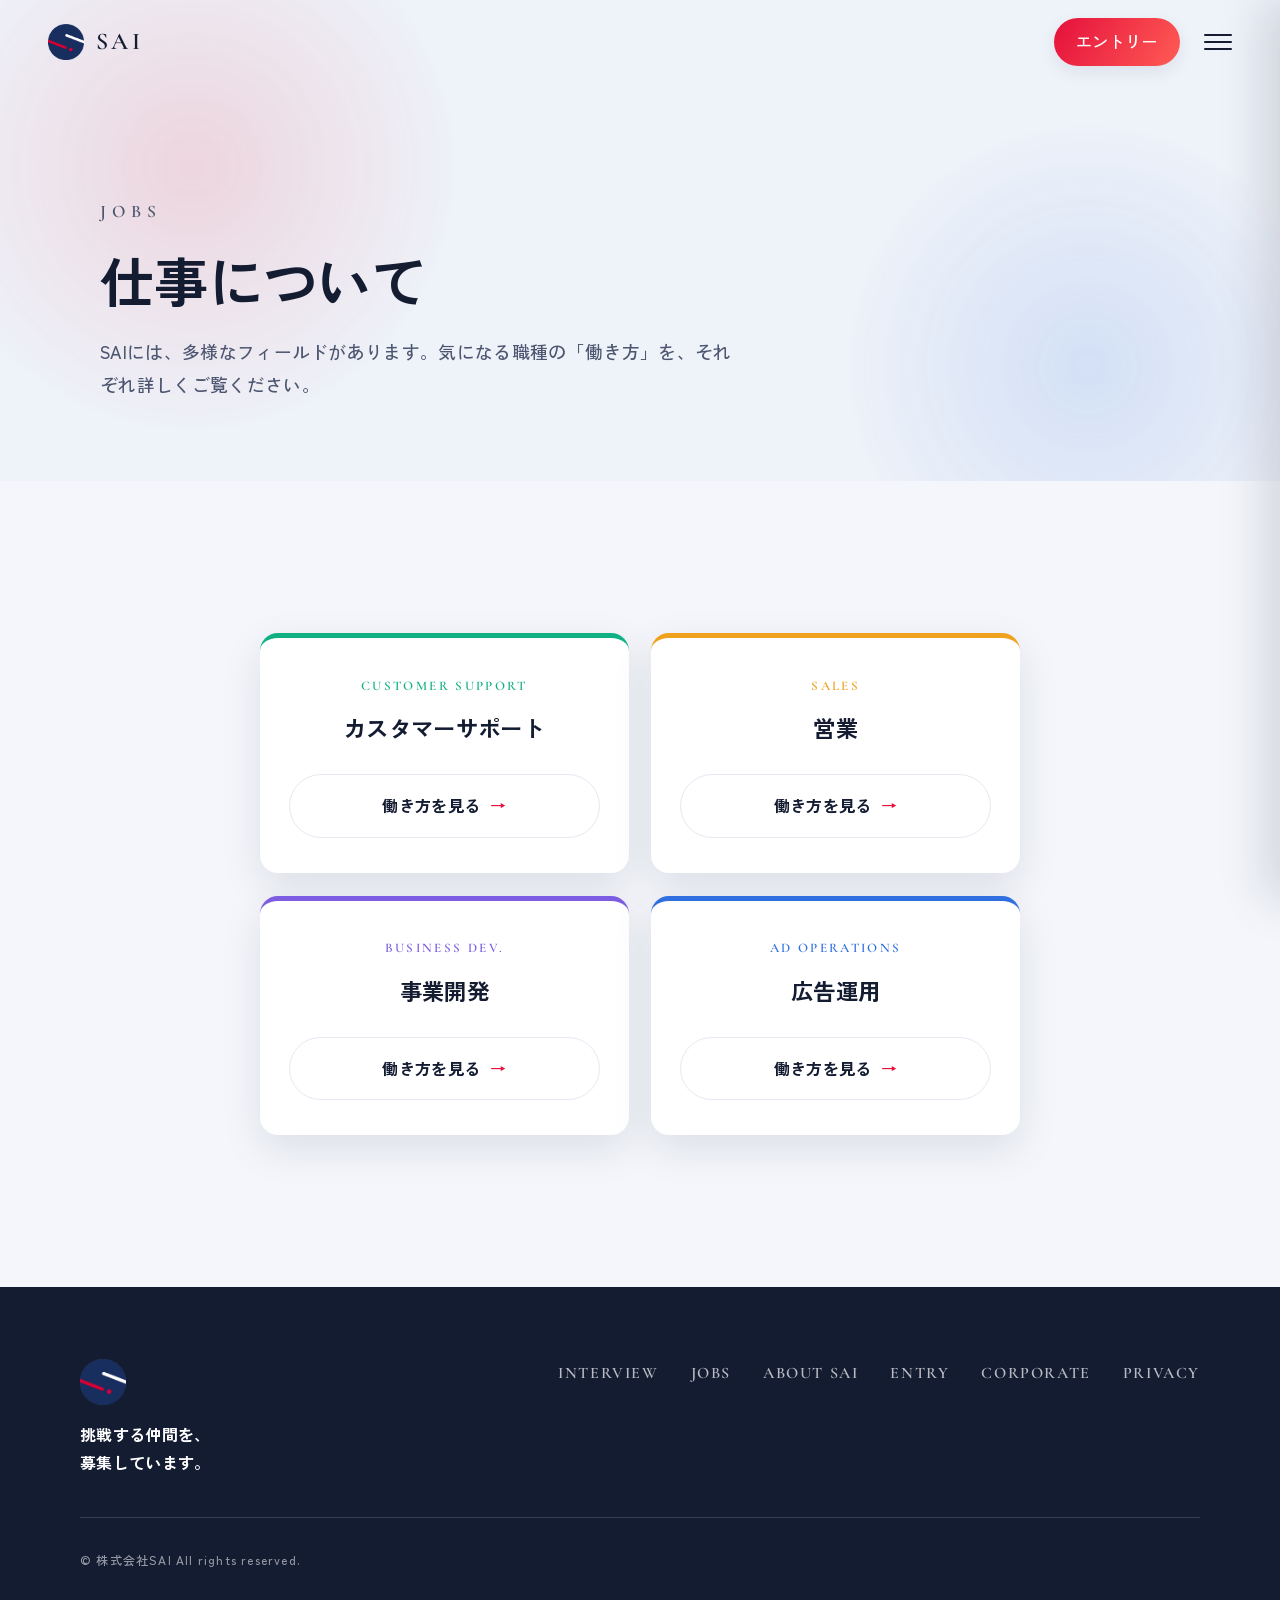
<file: recruit/jobs.html>
<!DOCTYPE html>
<html lang="ja">
<head>
<meta charset="UTF-8">
<meta name="viewport" content="width=device-width, initial-scale=1.0">
<title>仕事について | 株式会社SAI 採用サイト</title>
<meta name="description" content="株式会社SAIの職種紹介。カスタマーサポート・営業・事業開発・広告運用。各職種の働き方をご覧いただけます。">
<link rel="icon" href="../favicon.png" type="image/png">
<link rel="preconnect" href="https://fonts.googleapis.com">
<link rel="preconnect" href="https://fonts.gstatic.com" crossorigin>
<link href="https://fonts.googleapis.com/css2?family=Zen+Kaku+Gothic+Antique:wght@400;500;700&family=Cormorant+Garamond:wght@500;600&display=swap" rel="stylesheet">
<link rel="stylesheet" href="recruit.css">
</head>
<body>

<header class="header" id="header">
    <a href="index.html" class="header-logo">
        <img src="../logo-mark.png" alt="SAI" class="header-logo-mark">
        <span class="header-logo-text">SAI</span>
    </a>
        <div class="header-actions">
        <a href="entry.html" class="nav-entry">エントリー</a>
        <div class="menu-wrapper">
          <input type="checkbox" id="menu-toggle" hidden>
        
          <label class="menu-icon" for="menu-toggle">
            <span></span>
            <span></span>
            <span></span>
          </label>
        
          <div class="overlay"></div>
        
          <nav class="menu">
            <ul>
              <li><a href="index.html">採用トップ</a></li>
              <li><a href="about.html">SAIとは</a></li>
              <li><a href="jobs.html">仕事について</a></li>
              <li><a href="work-style.html">働き方</a></li>
              <li><a href="interview.html">社員インタビュー</a></li>
              <li><a href="entry.html">エントリー</a></li>
              <li><a href="../index.html">コーポレートサイト</a></li>
            </ul>
          </nav>
        </div>
    </div>
</header>

<main>

<section class="r-page-hero">
    <div class="r-hero-bg"></div>
    <div class="r-page-hero-inner">
        <p class="r-hero-eyebrow" data-reveal>JOBS</p>
        <h1 data-reveal>仕事について</h1>
        <p data-reveal>SAIには、多様なフィールドがあります。気になる職種の「働き方」を、それぞれ詳しくご覧ください。</p>
    </div>
</section>

<section class="r-section">
    <div class="r-pos-grid">
        <article class="r-pos a-green" data-reveal>
            <span class="en">CUSTOMER SUPPORT</span>
            <h3>カスタマーサポート</h3>
            <a href="work-style.html#cs" class="r-btn-outline">働き方を見る<span>→</span></a>
        </article>
        <article class="r-pos a-gold" data-reveal>
            <span class="en">SALES</span>
            <h3>営業</h3>
            <a href="work-style.html#sales" class="r-btn-outline">働き方を見る<span>→</span></a>
        </article>
        <article class="r-pos a-purple" data-reveal>
            <span class="en">BUSINESS DEV.</span>
            <h3>事業開発</h3>
            <a href="work-style.html#biz" class="r-btn-outline">働き方を見る<span>→</span></a>
        </article>
        <article class="r-pos a-blue" data-reveal>
            <span class="en">AD OPERATIONS</span>
            <h3>広告運用</h3>
            <a href="work-style.html#ad" class="r-btn-outline">働き方を見る<span>→</span></a>
        </article>
    </div>
</section>

</main>

<footer class="r-footer">
    <div class="r-footer-top">
        <div>
            <img src="../logo-mark.png" alt="SAI" class="r-footer-logo">
            <p class="r-footer-tag">挑戦する仲間を、<br>募集しています。</p>
        </div>
        <nav class="r-footer-nav">
            <a href="interview.html">INTERVIEW</a>
            <a href="jobs.html">JOBS</a>
            <a href="about.html">ABOUT SAI</a>
            <a href="entry.html">ENTRY</a>
            <a href="../index.html">CORPORATE</a>
            <a href="privacy.html">PRIVACY</a>
        </nav>
    </div>
    <div class="r-footer-bottom"><small>&copy; 株式会社SAI All rights reserved.</small></div>
</footer>

<script src="../script.js"></script>
</body>
</html>
</file>
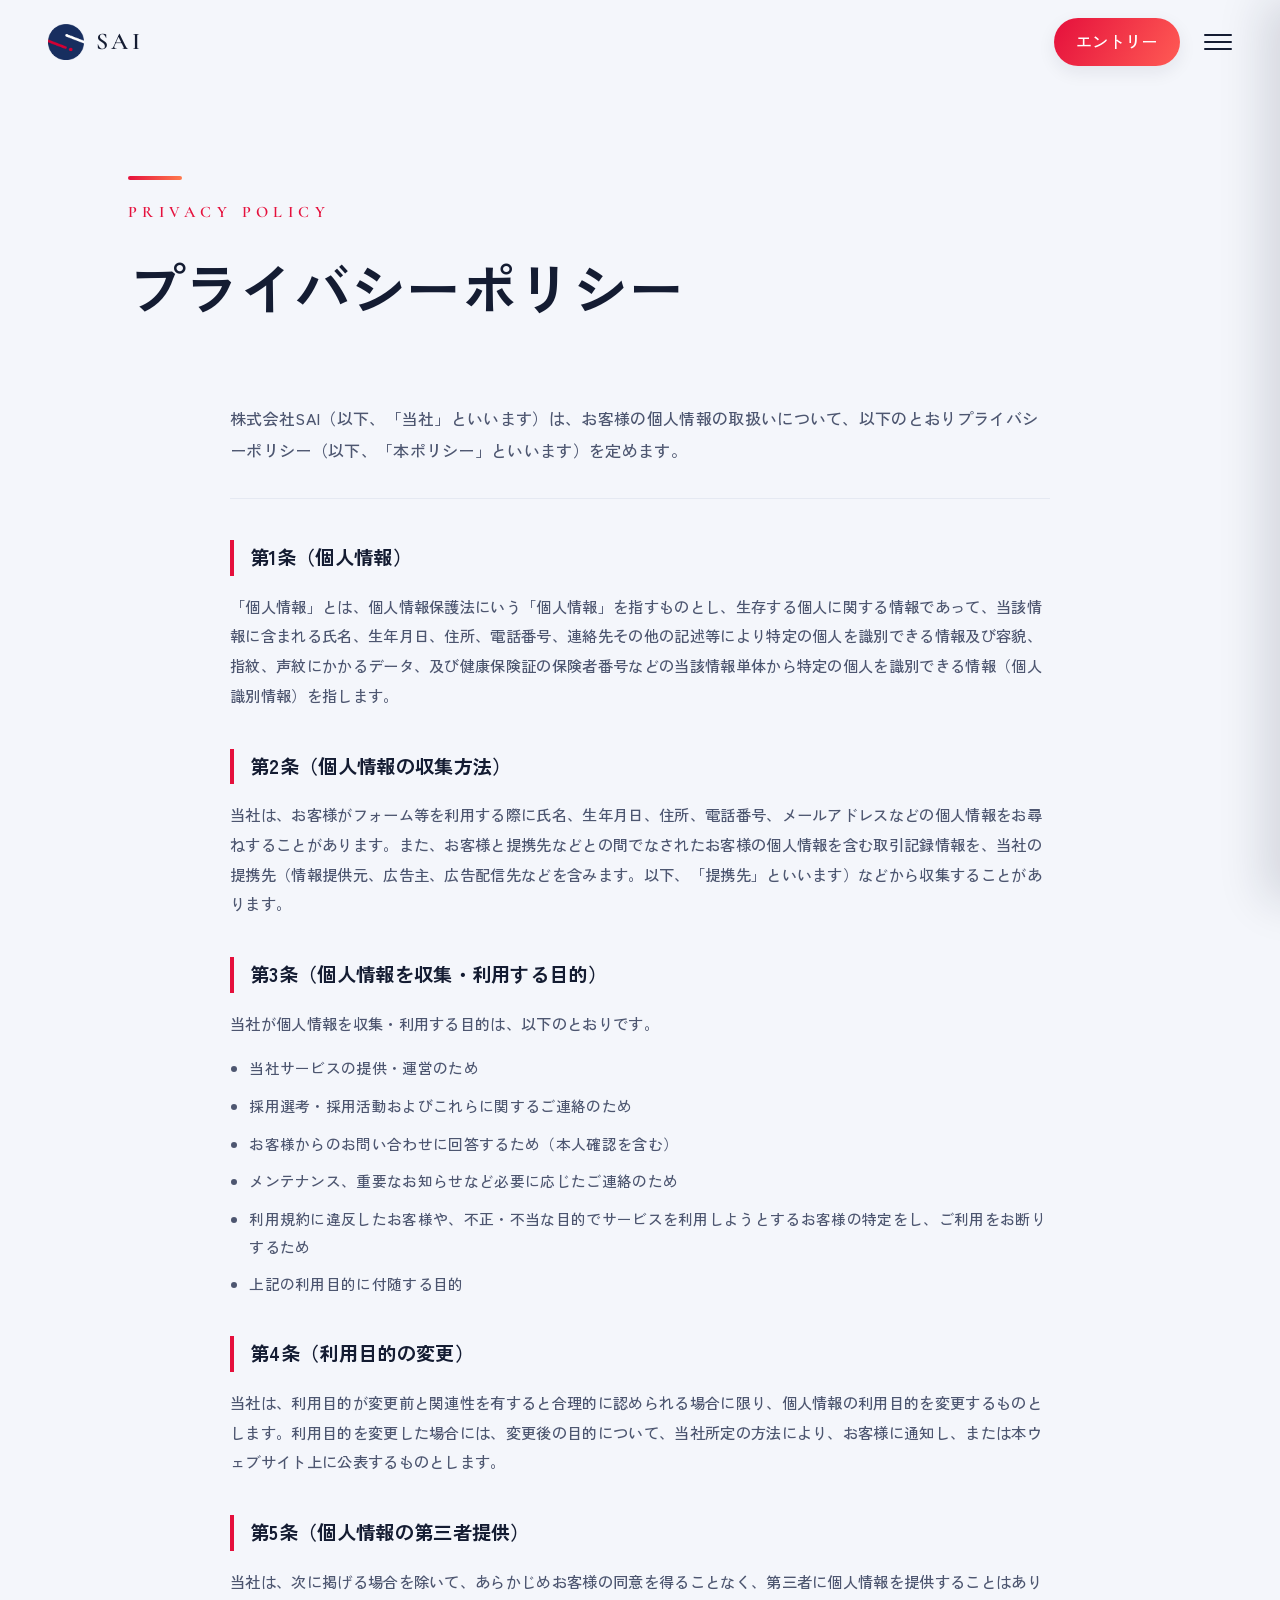
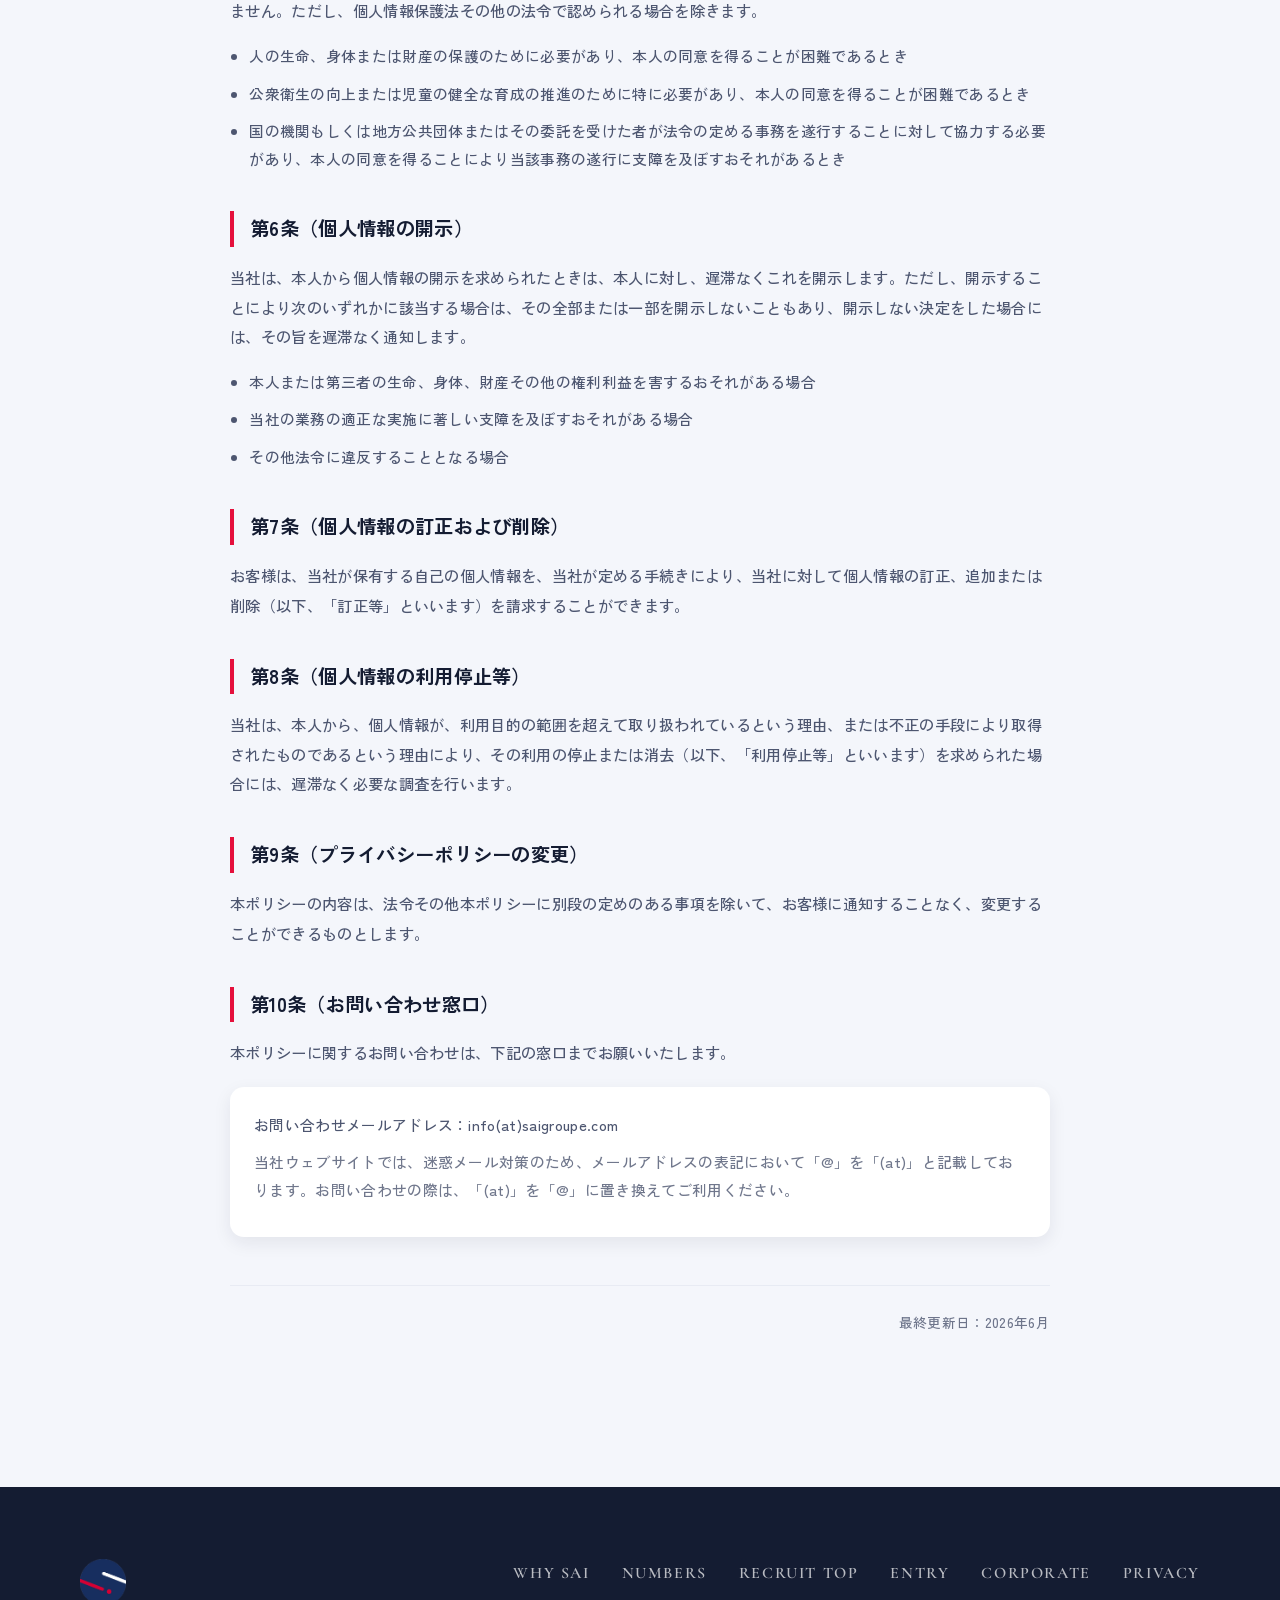
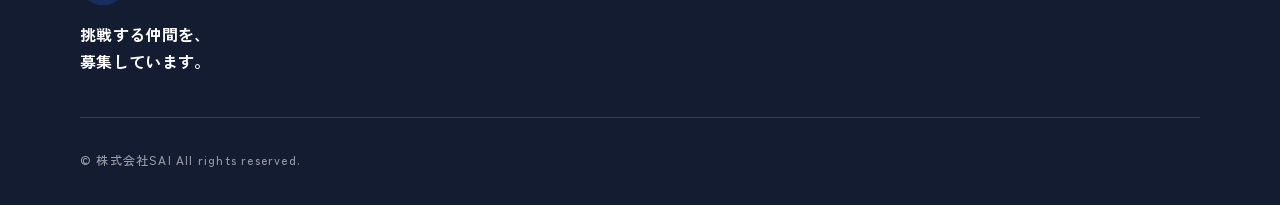
<file: recruit/privacy.html>
<!DOCTYPE html>
<html lang="ja">
<head>
<meta charset="UTF-8">
<meta name="viewport" content="width=device-width, initial-scale=1.0">
<title>プライバシーポリシー | 株式会社SAI 採用サイト</title>
<meta name="description" content="株式会社SAI 採用サイトのプライバシーポリシーです。個人情報の取扱いについて記載しています。">
<link rel="canonical" href="https://saigroupe.com/recruit/privacy.html">
<meta property="og:type" content="article">
<meta property="og:site_name" content="株式会社SAI">
<meta property="og:locale" content="ja_JP">
<meta property="og:title" content="プライバシーポリシー | 株式会社SAI 採用サイト">
<meta property="og:description" content="株式会社SAI 採用サイトのプライバシーポリシーです。個人情報の取扱いについて記載しています。">
<meta property="og:url" content="https://saigroupe.com/recruit/privacy.html">
<meta property="og:image" content="https://saigroupe.com/images/og-image.jpg">
<meta property="og:image:width" content="1200">
<meta property="og:image:height" content="630">
<meta name="twitter:card" content="summary_large_image">
<link rel="icon" href="../favicon.png" type="image/png">
<link rel="preconnect" href="https://fonts.googleapis.com">
<link rel="preconnect" href="https://fonts.gstatic.com" crossorigin>
<link href="https://fonts.googleapis.com/css2?family=Zen+Kaku+Gothic+Antique:wght@400;500;700&family=Cormorant+Garamond:wght@500;600&display=swap" rel="stylesheet">
<link rel="stylesheet" href="recruit.css">
</head>
<body>


<!-- ヘッダー -->
<header class="header" id="header">
    <a href="index.html" class="header-logo">
        <img src="../logo-mark.png" alt="SAI" class="header-logo-mark">
        <span class="header-logo-text">SAI</span>
    </a>
        <div class="header-actions">
        <a href="entry.html" class="nav-entry">エントリー</a>
        <div class="menu-wrapper">
          <input type="checkbox" id="menu-toggle" hidden>
        
          <label class="menu-icon" for="menu-toggle">
            <span></span>
            <span></span>
            <span></span>
          </label>
        
          <div class="overlay"></div>
        
          <nav class="menu">
            <ul>
              <li><a href="index.html">採用トップ</a></li>
              <li><a href="about.html">SAIとは</a></li>
              <li><a href="jobs.html">仕事について</a></li>
              <li><a href="work-style.html">働き方</a></li>
              <li><a href="interview.html">社員インタビュー</a></li>
              <li><a href="entry.html">エントリー</a></li>
              <li><a href="../index.html">コーポレートサイト</a></li>
            </ul>
          </nav>
        </div>
    </div>
</header>

<main>

<section class="r-section legal" id="privacy">
    <div class="r-head" data-reveal>
        <span class="r-label">PRIVACY POLICY</span>
        <h2 class="r-title">プライバシーポリシー</h2>
    </div>

    <div class="legal-body" data-reveal>
        <p class="legal-intro">株式会社SAI（以下、「当社」といいます）は、お客様の個人情報の取扱いについて、以下のとおりプライバシーポリシー（以下、「本ポリシー」といいます）を定めます。</p>

        <article class="legal-article">
            <h3>第1条（個人情報）</h3>
            <p>「個人情報」とは、個人情報保護法にいう「個人情報」を指すものとし、生存する個人に関する情報であって、当該情報に含まれる氏名、生年月日、住所、電話番号、連絡先その他の記述等により特定の個人を識別できる情報及び容貌、指紋、声紋にかかるデータ、及び健康保険証の保険者番号などの当該情報単体から特定の個人を識別できる情報（個人識別情報）を指します。</p>
        </article>

        <article class="legal-article">
            <h3>第2条（個人情報の収集方法）</h3>
            <p>当社は、お客様がフォーム等を利用する際に氏名、生年月日、住所、電話番号、メールアドレスなどの個人情報をお尋ねすることがあります。また、お客様と提携先などとの間でなされたお客様の個人情報を含む取引記録情報を、当社の提携先（情報提供元、広告主、広告配信先などを含みます。以下、「提携先」といいます）などから収集することがあります。</p>
        </article>

        <article class="legal-article">
            <h3>第3条（個人情報を収集・利用する目的）</h3>
            <p>当社が個人情報を収集・利用する目的は、以下のとおりです。</p>
            <ul class="legal-list">
                <li>当社サービスの提供・運営のため</li>
                <li>採用選考・採用活動およびこれらに関するご連絡のため</li>
                <li>お客様からのお問い合わせに回答するため（本人確認を含む）</li>
                <li>メンテナンス、重要なお知らせなど必要に応じたご連絡のため</li>
                <li>利用規約に違反したお客様や、不正・不当な目的でサービスを利用しようとするお客様の特定をし、ご利用をお断りするため</li>
                <li>上記の利用目的に付随する目的</li>
            </ul>
        </article>

        <article class="legal-article">
            <h3>第4条（利用目的の変更）</h3>
            <p>当社は、利用目的が変更前と関連性を有すると合理的に認められる場合に限り、個人情報の利用目的を変更するものとします。利用目的を変更した場合には、変更後の目的について、当社所定の方法により、お客様に通知し、または本ウェブサイト上に公表するものとします。</p>
        </article>

        <article class="legal-article">
            <h3>第5条（個人情報の第三者提供）</h3>
            <p>当社は、次に掲げる場合を除いて、あらかじめお客様の同意を得ることなく、第三者に個人情報を提供することはありません。ただし、個人情報保護法その他の法令で認められる場合を除きます。</p>
            <ul class="legal-list">
                <li>人の生命、身体または財産の保護のために必要があり、本人の同意を得ることが困難であるとき</li>
                <li>公衆衛生の向上または児童の健全な育成の推進のために特に必要があり、本人の同意を得ることが困難であるとき</li>
                <li>国の機関もしくは地方公共団体またはその委託を受けた者が法令の定める事務を遂行することに対して協力する必要があり、本人の同意を得ることにより当該事務の遂行に支障を及ぼすおそれがあるとき</li>
            </ul>
        </article>

        <article class="legal-article">
            <h3>第6条（個人情報の開示）</h3>
            <p>当社は、本人から個人情報の開示を求められたときは、本人に対し、遅滞なくこれを開示します。ただし、開示することにより次のいずれかに該当する場合は、その全部または一部を開示しないこともあり、開示しない決定をした場合には、その旨を遅滞なく通知します。</p>
            <ul class="legal-list">
                <li>本人または第三者の生命、身体、財産その他の権利利益を害するおそれがある場合</li>
                <li>当社の業務の適正な実施に著しい支障を及ぼすおそれがある場合</li>
                <li>その他法令に違反することとなる場合</li>
            </ul>
        </article>

        <article class="legal-article">
            <h3>第7条（個人情報の訂正および削除）</h3>
            <p>お客様は、当社が保有する自己の個人情報を、当社が定める手続きにより、当社に対して個人情報の訂正、追加または削除（以下、「訂正等」といいます）を請求することができます。</p>
        </article>

        <article class="legal-article">
            <h3>第8条（個人情報の利用停止等）</h3>
            <p>当社は、本人から、個人情報が、利用目的の範囲を超えて取り扱われているという理由、または不正の手段により取得されたものであるという理由により、その利用の停止または消去（以下、「利用停止等」といいます）を求められた場合には、遅滞なく必要な調査を行います。</p>
        </article>

        <article class="legal-article">
            <h3>第9条（プライバシーポリシーの変更）</h3>
            <p>本ポリシーの内容は、法令その他本ポリシーに別段の定めのある事項を除いて、お客様に通知することなく、変更することができるものとします。</p>
        </article>

        <article class="legal-article">
            <h3>第10条（お問い合わせ窓口）</h3>
            <p>本ポリシーに関するお問い合わせは、下記の窓口までお願いいたします。</p>
            <div class="legal-contact-box">
                <p>お問い合わせメールアドレス：info(at)saigroupe.com</p>
                <p class="legal-note">当社ウェブサイトでは、迷惑メール対策のため、メールアドレスの表記において「@」を「(at)」と記載しております。お問い合わせの際は、「(at)」を「@」に置き換えてご利用ください。</p>
            </div>
        </article>

        <p class="legal-date">最終更新日：2026年6月</p>
    </div>
</section>

</main>

<!-- フッター -->
<footer class="r-footer">
    <div class="r-footer-top">
        <div>
            <img src="../logo-mark.png" alt="SAI" class="r-footer-logo">
            <p class="r-footer-tag">挑戦する仲間を、<br>募集しています。</p>
        </div>
        <nav class="r-footer-nav">
            <a href="index.html#why">WHY SAI</a>
            <a href="index.html#numbers">NUMBERS</a>
            <a href="index.html">RECRUIT TOP</a>
            <a href="entry.html">ENTRY</a>
            <a href="../index.html">CORPORATE</a>
            <a href="privacy.html">PRIVACY</a>
        </nav>
    </div>
    <div class="r-footer-bottom">
        <small>&copy; 株式会社SAI All rights reserved.</small>
    </div>
</footer>

<script src="../script.js"></script>
</body>
</html>
</file>
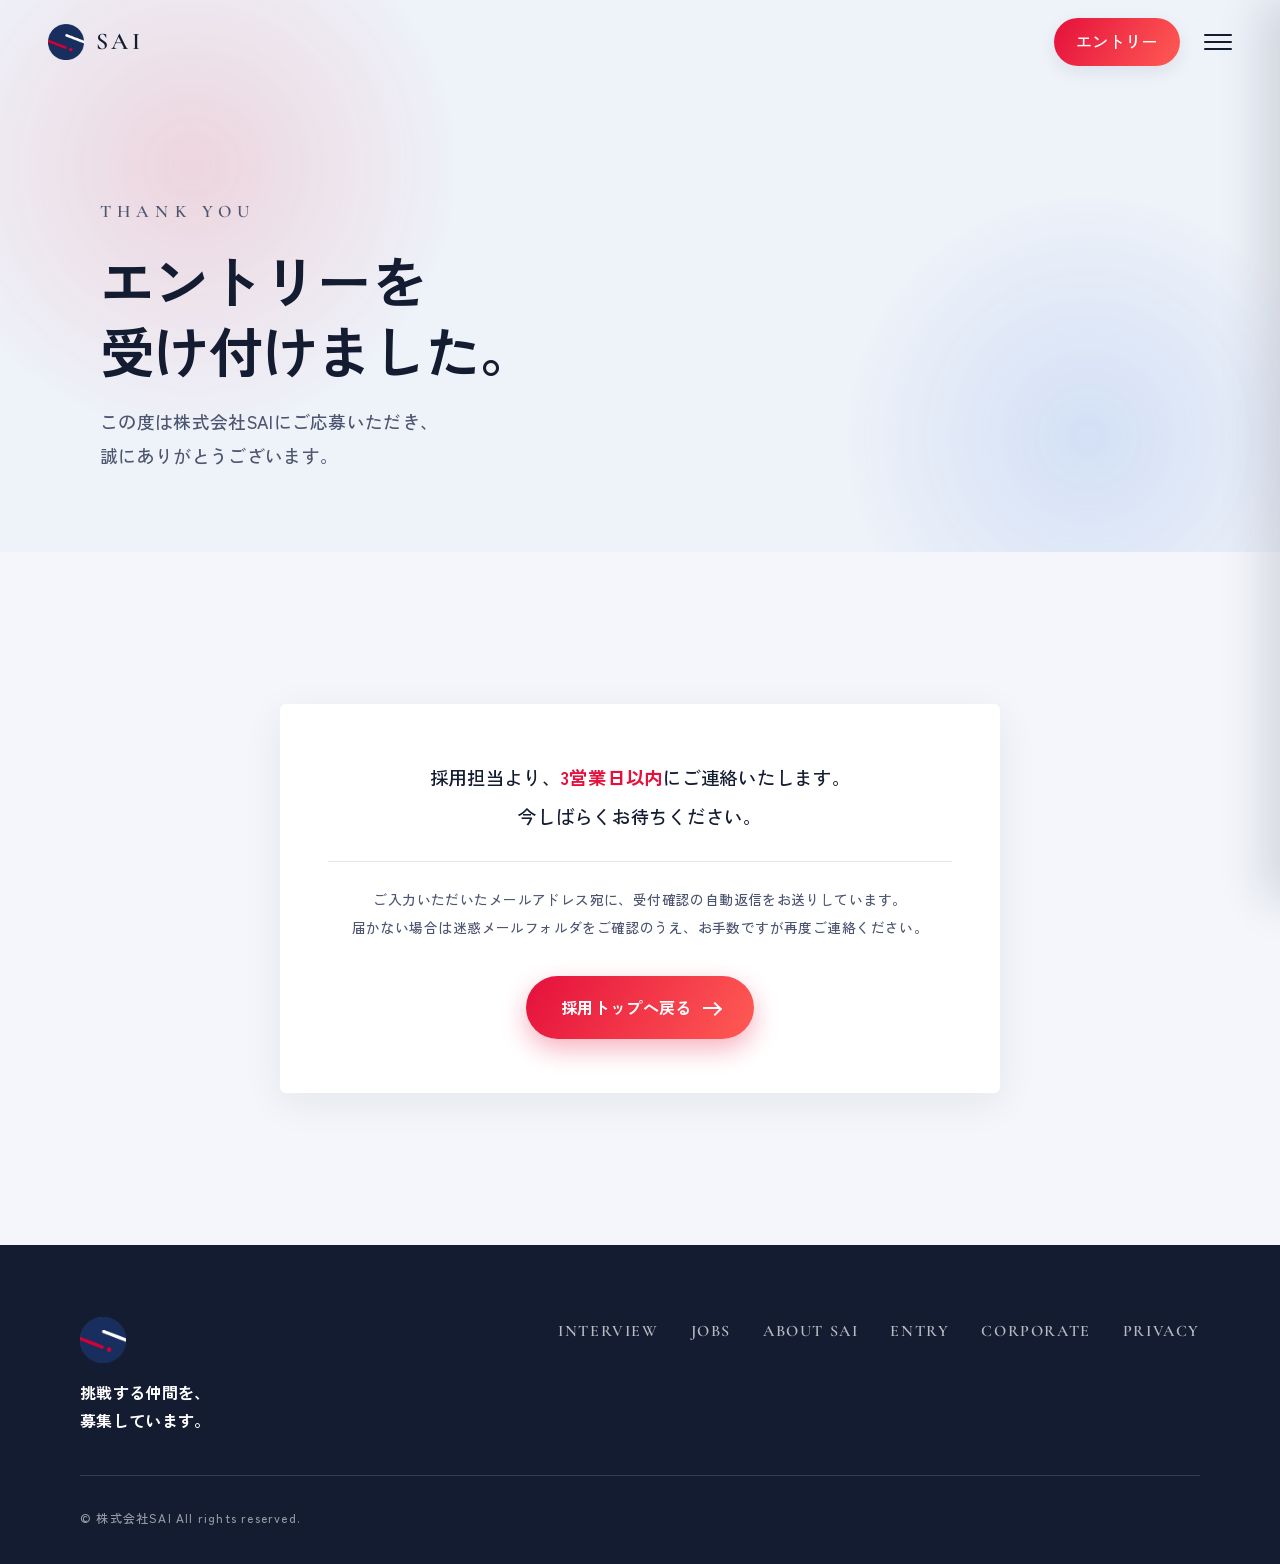
<file: recruit/thanks.html>
<!DOCTYPE html>
<html lang="ja">
<head>
<meta charset="UTF-8">
<meta name="viewport" content="width=device-width, initial-scale=1.0">
<title>エントリー完了 | 株式会社SAI 採用サイト</title>
<meta name="description" content="エントリーありがとうございます。株式会社SAI採用担当より、3営業日以内にご連絡いたします。">
<link rel="canonical" href="https://saigroupe.com/recruit/thanks.html">
<meta property="og:type" content="article">
<meta property="og:site_name" content="株式会社SAI">
<meta property="og:locale" content="ja_JP">
<meta property="og:title" content="エントリー完了 | 株式会社SAI 採用サイト">
<meta property="og:description" content="エントリーありがとうございます。株式会社SAI採用担当より、3営業日以内にご連絡いたします。">
<meta property="og:url" content="https://saigroupe.com/recruit/thanks.html">
<meta property="og:image" content="https://saigroupe.com/images/og-image.jpg">
<meta property="og:image:width" content="1200">
<meta property="og:image:height" content="630">
<meta name="twitter:card" content="summary_large_image">
<meta name="robots" content="noindex">
<link rel="icon" href="../favicon.png" type="image/png">
<link rel="preconnect" href="https://fonts.googleapis.com">
<link rel="preconnect" href="https://fonts.gstatic.com" crossorigin>
<link href="https://fonts.googleapis.com/css2?family=Zen+Kaku+Gothic+Antique:wght@400;500;700&family=Cormorant+Garamond:wght@500;600&display=swap" rel="stylesheet">
<link rel="stylesheet" href="recruit.css">
</head>
<body>

<header class="header" id="header">
    <a href="index.html" class="header-logo">
        <img src="../logo-mark.png" alt="SAI" class="header-logo-mark">
        <span class="header-logo-text">SAI</span>
    </a>
        <div class="header-actions">
        <a href="entry.html" class="nav-entry">エントリー</a>
        <div class="menu-wrapper">
          <input type="checkbox" id="menu-toggle" hidden>

          <label class="menu-icon" for="menu-toggle">
            <span></span>
            <span></span>
            <span></span>
          </label>

          <div class="overlay"></div>

          <nav class="menu">
            <ul>
              <li><a href="index.html">採用トップ</a></li>
              <li><a href="about.html">SAIとは</a></li>
              <li><a href="jobs.html">仕事について</a></li>
              <li><a href="work-style.html">働き方</a></li>
              <li><a href="interview.html">社員インタビュー</a></li>
              <li><a href="entry.html">エントリー</a></li>
              <li><a href="../index.html">コーポレートサイト</a></li>
            </ul>
          </nav>
        </div>
    </div>
</header>

<main>

<section class="r-page-hero">
    <div class="r-hero-bg"></div>
    <div class="r-page-hero-inner">
        <p class="r-hero-eyebrow" data-reveal>THANK YOU</p>
        <h1 data-reveal>エントリーを<br>受け付けました。</h1>
        <p data-reveal>この度は株式会社SAIにご応募いただき、<br>誠にありがとうございます。</p>
    </div>
</section>

<section class="r-section">
    <div class="r-thanks-box" data-reveal>
        <p class="r-thanks-text">
            採用担当より、<strong>3営業日以内</strong>にご連絡いたします。<br>
            今しばらくお待ちください。
        </p>
        <p class="r-thanks-note">
            ご入力いただいたメールアドレス宛に、受付確認の自動返信をお送りしています。<br>
            届かない場合は迷惑メールフォルダをご確認のうえ、お手数ですが再度ご連絡ください。
        </p>
        <a href="index.html" class="r-btn r-thanks-btn">採用トップへ戻る<i></i></a>
    </div>
</section>

</main>

<footer class="r-footer">
    <div class="r-footer-top">
        <div>
            <img src="../logo-mark.png" alt="SAI" class="r-footer-logo">
            <p class="r-footer-tag">挑戦する仲間を、<br>募集しています。</p>
        </div>
        <nav class="r-footer-nav">
            <a href="interview.html">INTERVIEW</a>
            <a href="jobs.html">JOBS</a>
            <a href="about.html">ABOUT SAI</a>
            <a href="entry.html">ENTRY</a>
            <a href="../index.html">CORPORATE</a>
            <a href="privacy.html">PRIVACY</a>
        </nav>
    </div>
    <div class="r-footer-bottom"><small>&copy; 株式会社SAI All rights reserved.</small></div>
</footer>

<script src="../script.js"></script>
</body>
</html>
</file>
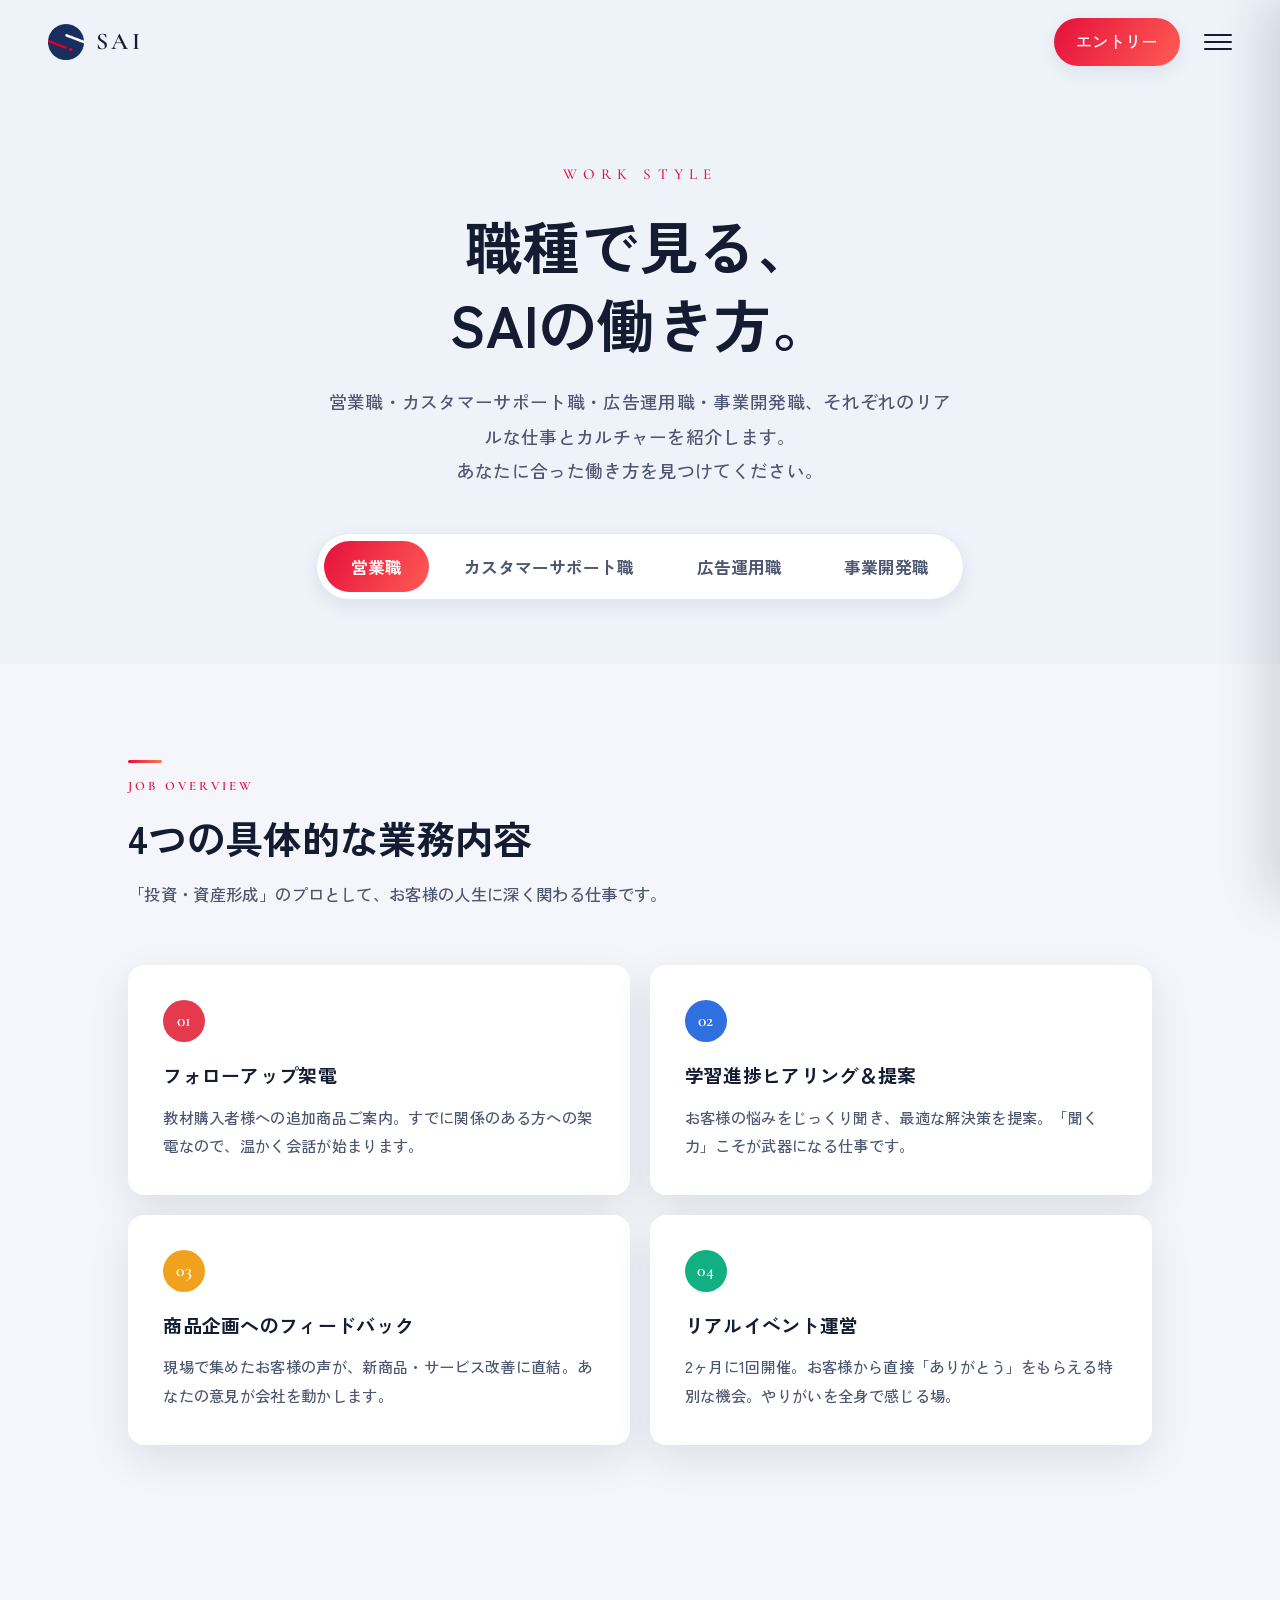
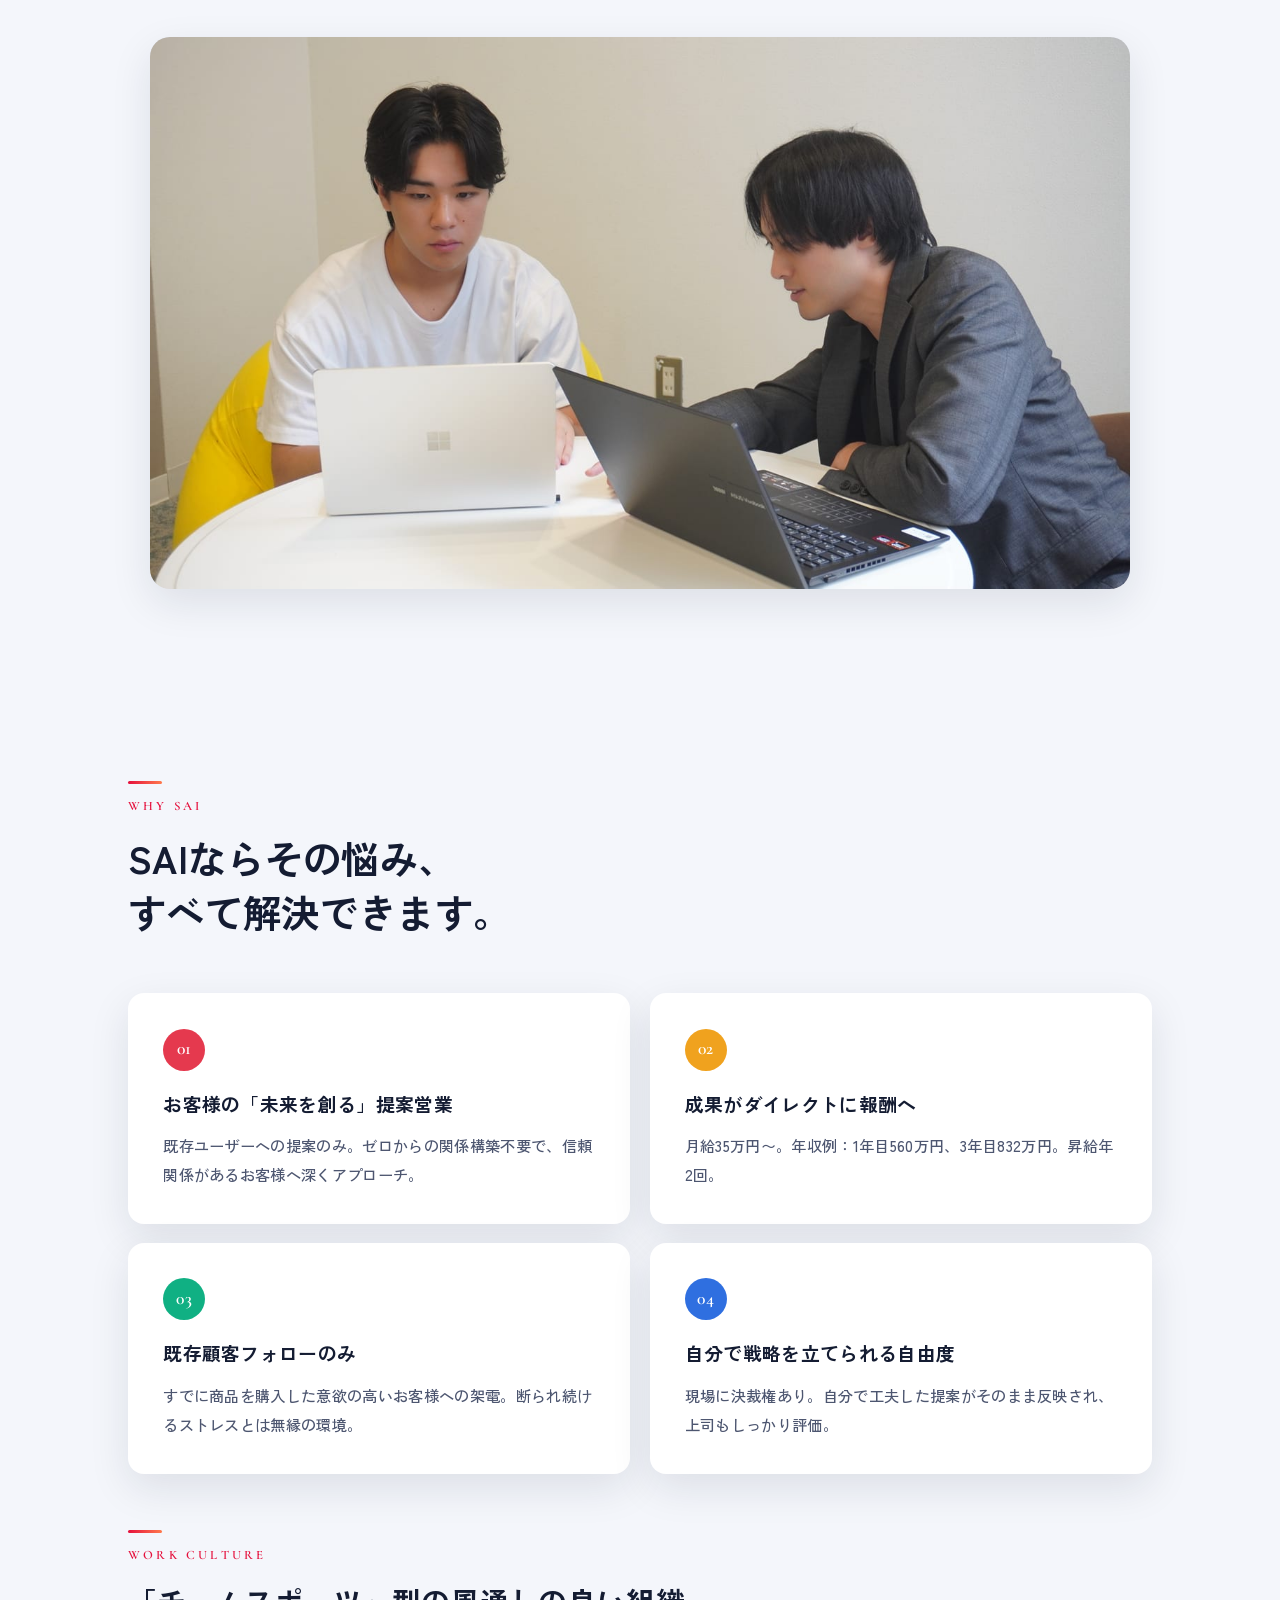
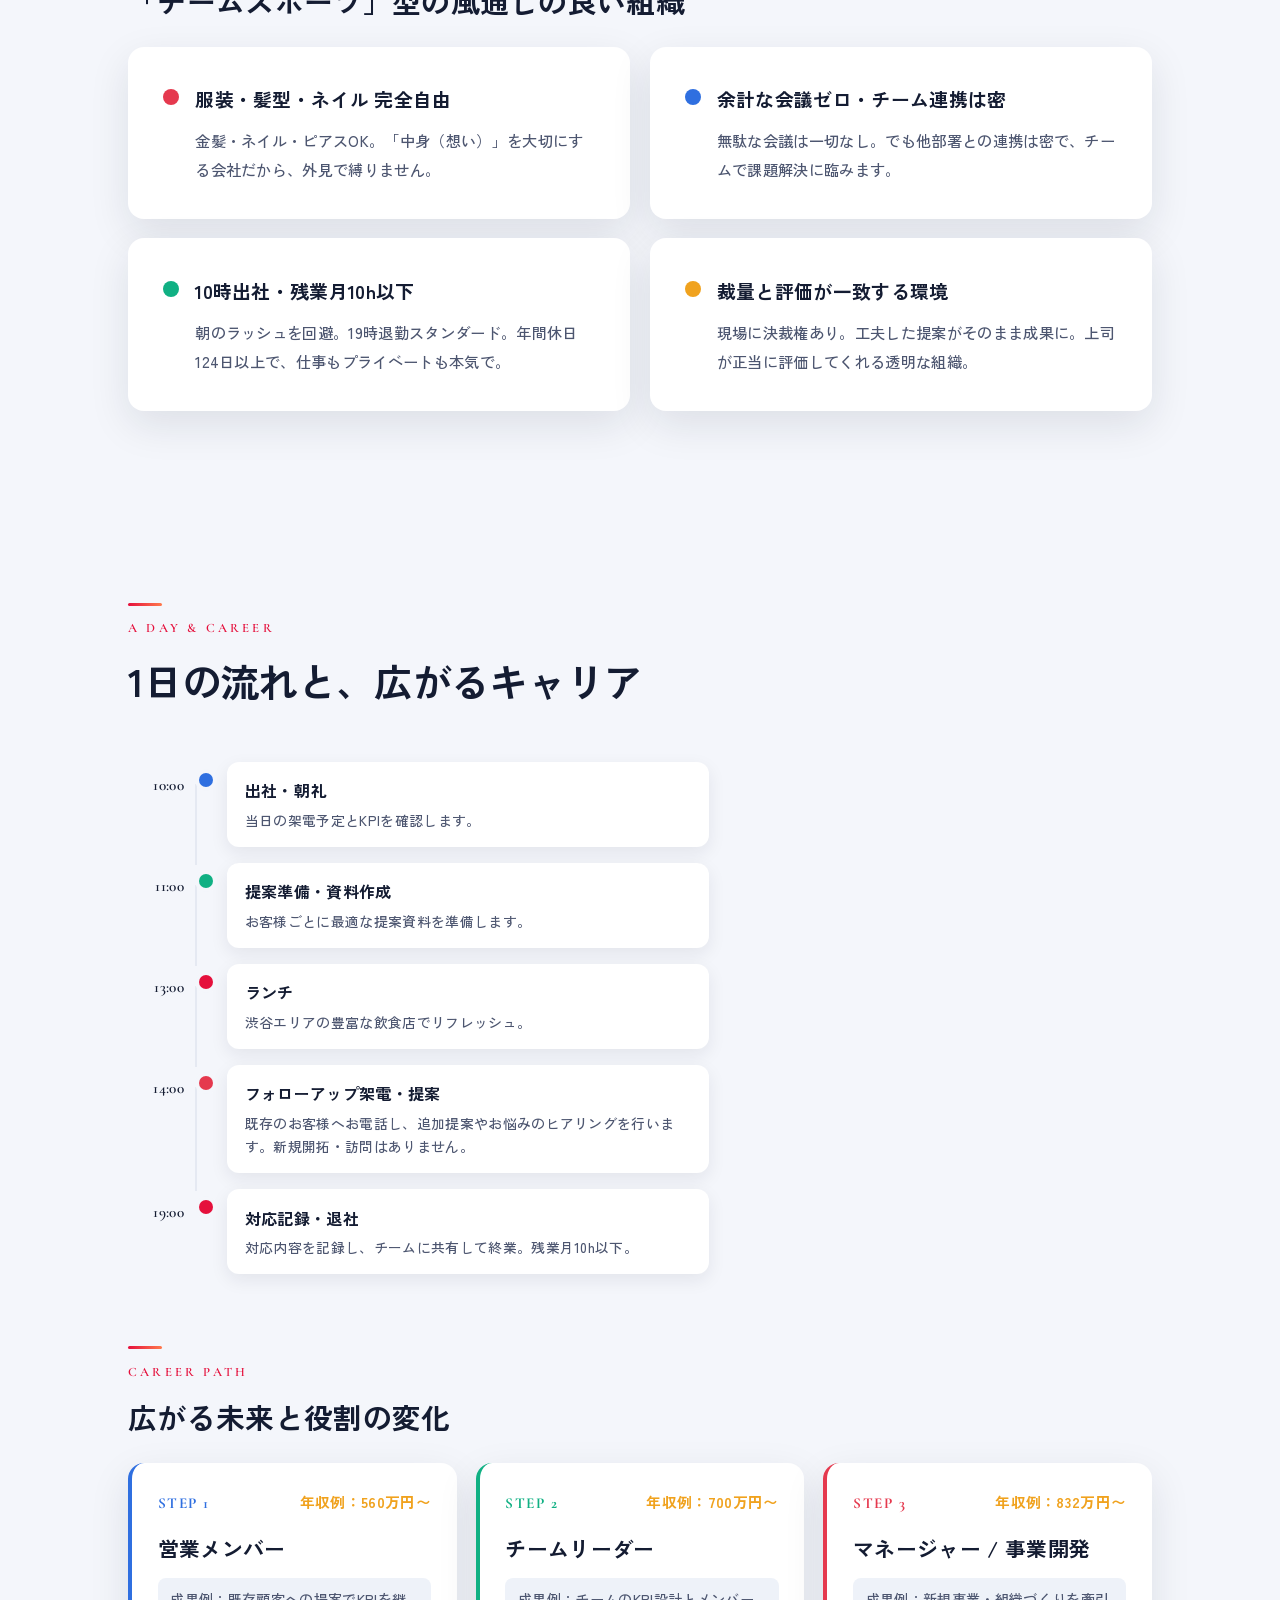
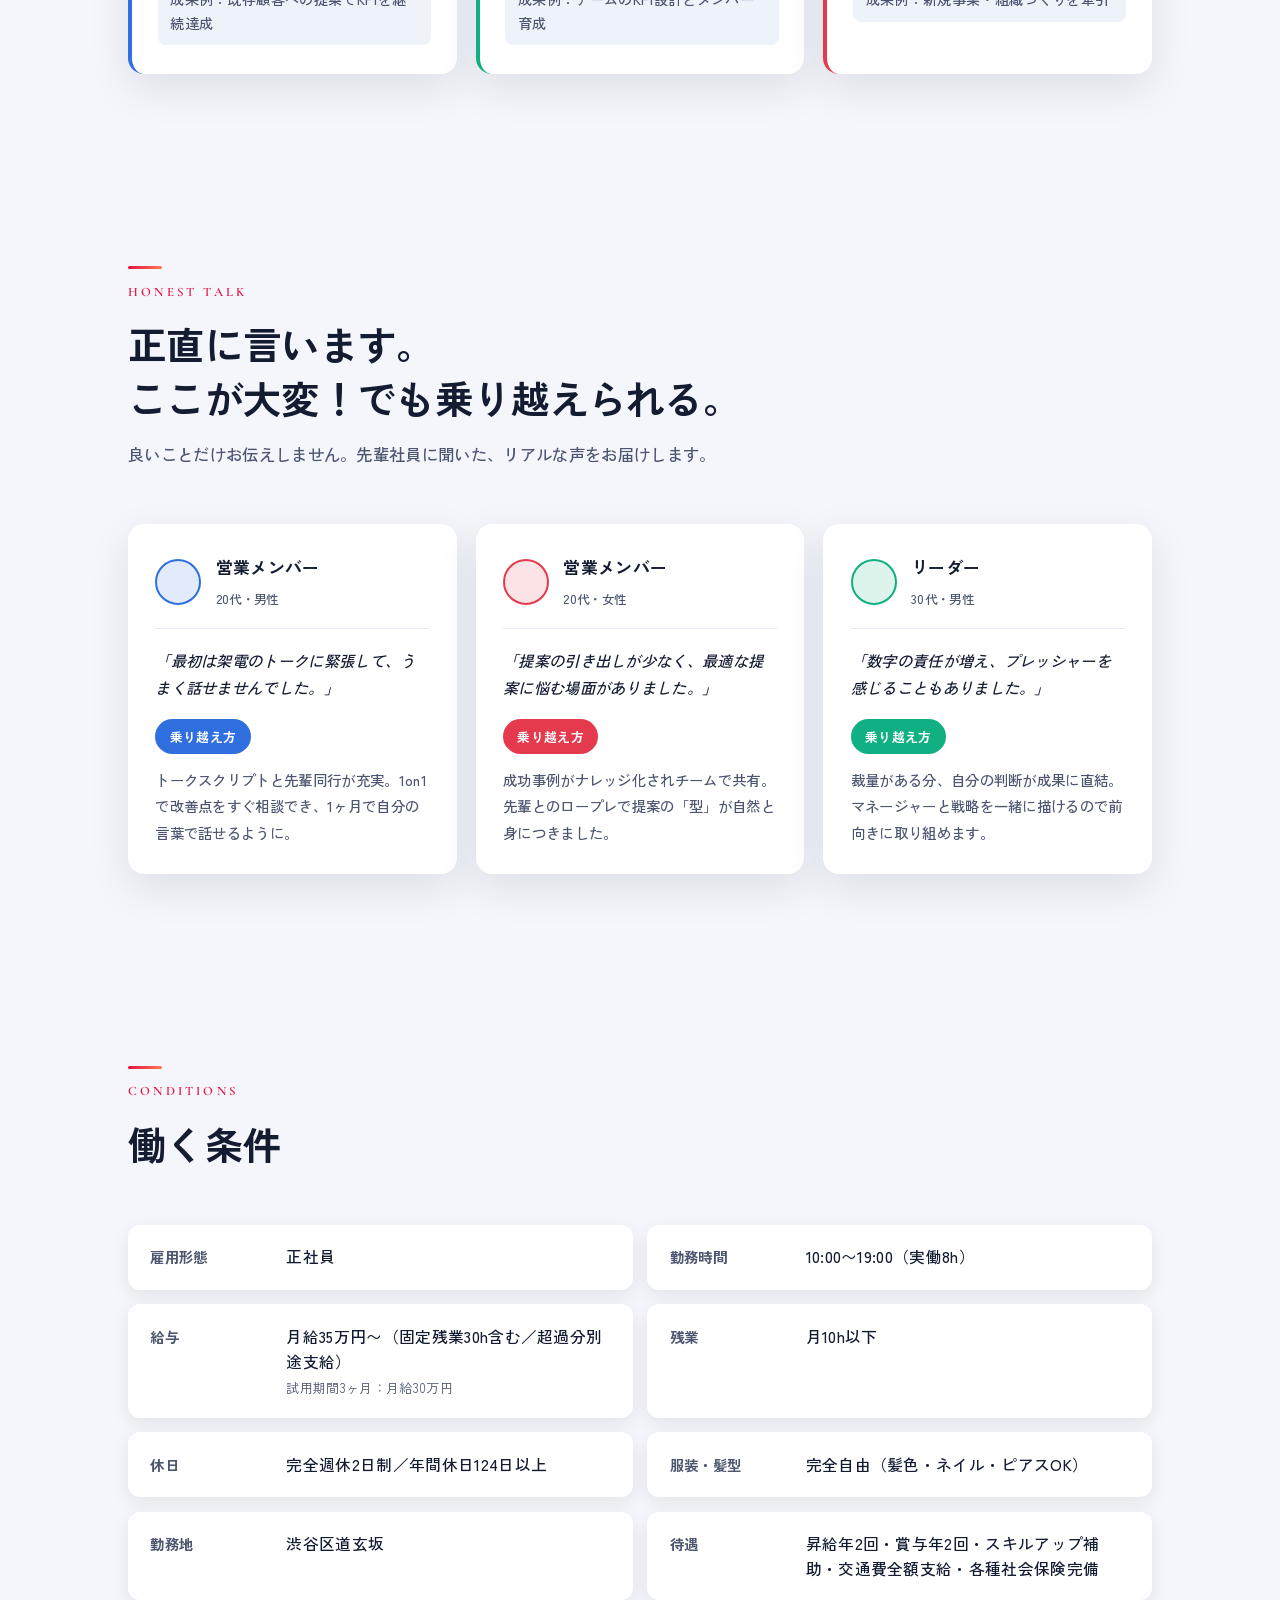
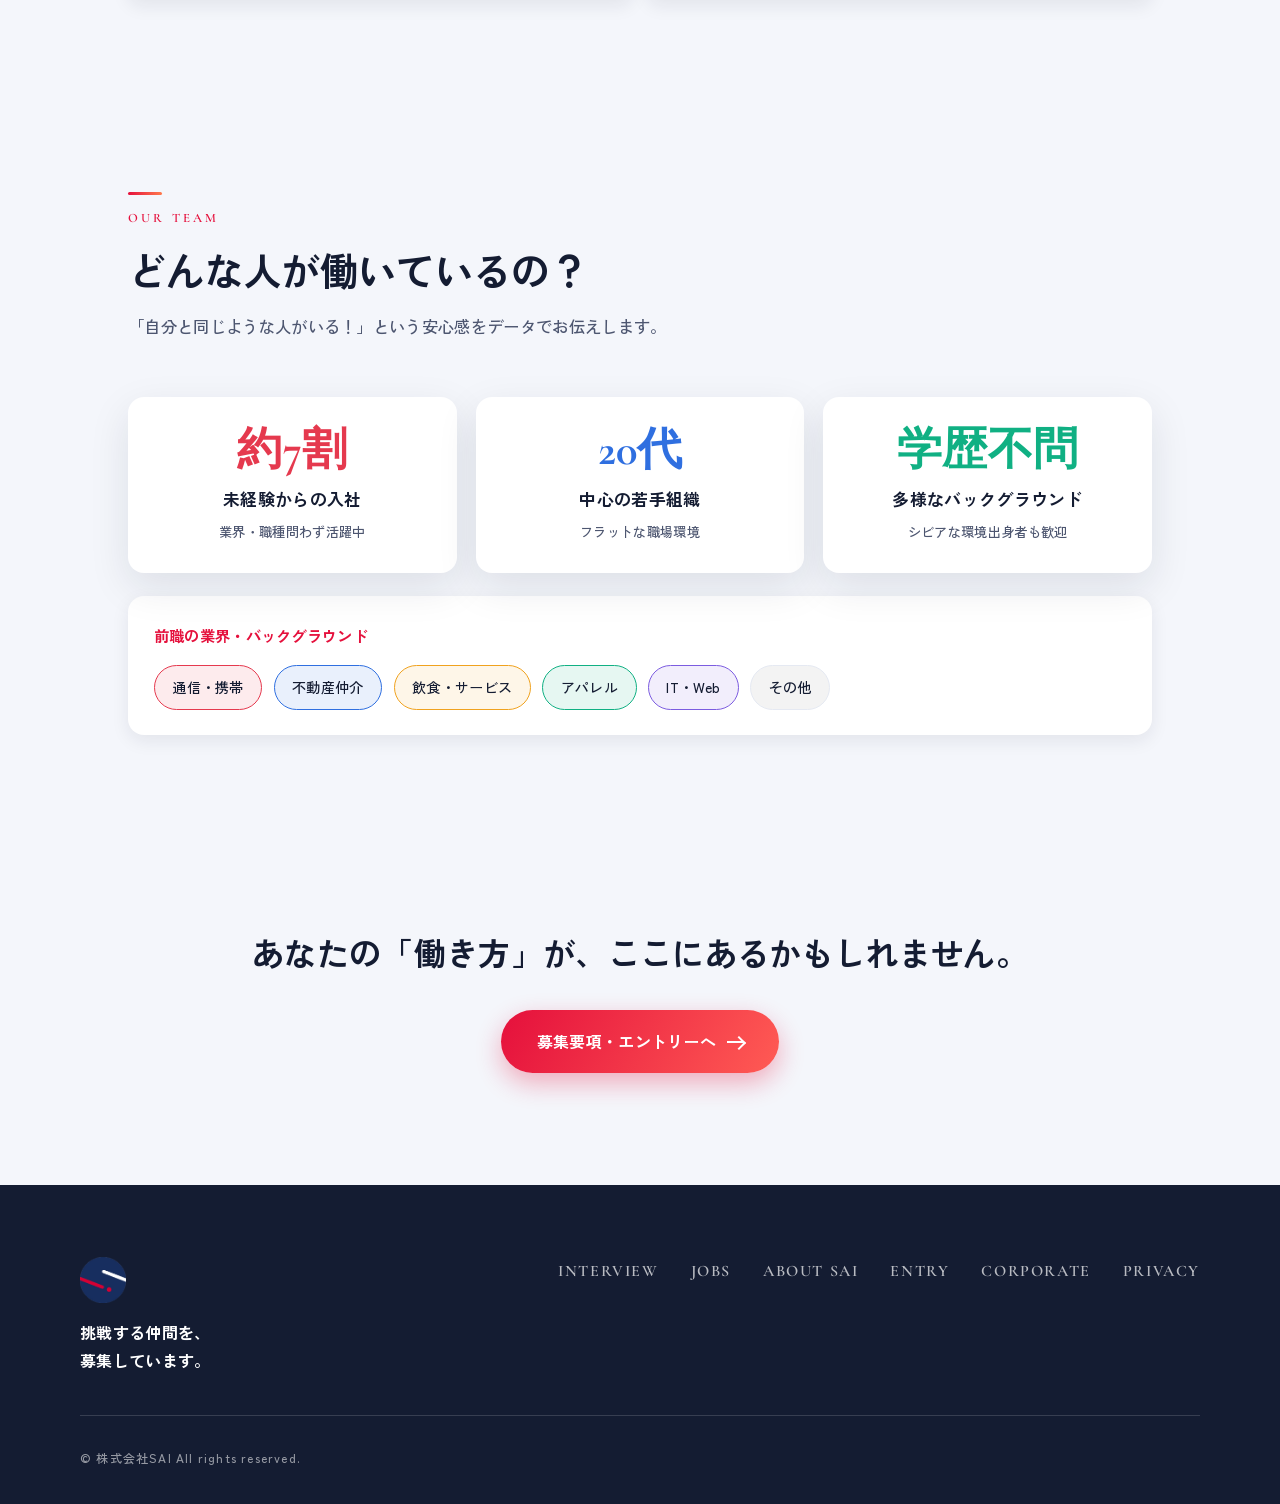
<file: recruit/work-style.html>
<!DOCTYPE html>
<html lang="ja">
<head>
<meta charset="UTF-8">
<meta name="viewport" content="width=device-width, initial-scale=1.0">
<title>働き方 | 株式会社SAI 採用サイト</title>
<meta name="description" content="株式会社SAIの働き方。営業職・カスタマーサポート職・広告運用職・事業開発職それぞれの仕事内容・カルチャー・キャリア・働く条件を紹介します。">
<link rel="canonical" href="https://saigroupe.com/recruit/work-style.html">
<meta property="og:type" content="article">
<meta property="og:site_name" content="株式会社SAI">
<meta property="og:locale" content="ja_JP">
<meta property="og:title" content="働き方 | 株式会社SAI 採用サイト">
<meta property="og:description" content="株式会社SAIの働き方。営業職・カスタマーサポート職・広告運用職・事業開発職それぞれの仕事内容・カルチャー・キャリア・働く条件を紹介します。">
<meta property="og:url" content="https://saigroupe.com/recruit/work-style.html">
<meta property="og:image" content="https://saigroupe.com/images/og-image.jpg">
<meta property="og:image:width" content="1200">
<meta property="og:image:height" content="630">
<meta name="twitter:card" content="summary_large_image">
<link rel="icon" href="../favicon.png" type="image/png">
<link rel="preconnect" href="https://fonts.googleapis.com">
<link rel="preconnect" href="https://fonts.gstatic.com" crossorigin>
<link href="https://fonts.googleapis.com/css2?family=Zen+Kaku+Gothic+Antique:wght@400;500;700&family=Cormorant+Garamond:wght@500;600&display=swap" rel="stylesheet">
<link rel="stylesheet" href="recruit.css">
</head>
<body>

<header class="header" id="header">
    <a href="index.html" class="header-logo">
        <img src="../logo-mark.png" alt="SAI" class="header-logo-mark">
        <span class="header-logo-text">SAI</span>
    </a>
        <div class="header-actions">
        <a href="entry.html" class="nav-entry">エントリー</a>
        <div class="menu-wrapper">
          <input type="checkbox" id="menu-toggle" hidden>
        
          <label class="menu-icon" for="menu-toggle">
            <span></span>
            <span></span>
            <span></span>
          </label>
        
          <div class="overlay"></div>
        
          <nav class="menu">
            <ul>
              <li><a href="index.html">採用トップ</a></li>
              <li><a href="about.html">SAIとは</a></li>
              <li><a href="jobs.html">仕事について</a></li>
              <li><a href="work-style.html">働き方</a></li>
              <li><a href="interview.html">社員インタビュー</a></li>
              <li><a href="entry.html">エントリー</a></li>
              <li><a href="../index.html">コーポレートサイト</a></li>
            </ul>
          </nav>
        </div>
    </div>
</header>

<main>

<!-- ───────── 働き方 ヒーロー＋職種タブ ───────── -->
<section class="ws-hero">
    <p class="ws-eyebrow">WORK STYLE</p>
    <h1 class="ws-hero-title">職種で見る、<br>SAIの働き方。</h1>
    <p class="ws-hero-lead">営業職・カスタマーサポート職・広告運用職・事業開発職、それぞれのリアルな仕事とカルチャーを紹介します。<br>あなたに合った働き方を見つけてください。</p>
    <div class="ws-tabs" role="tablist">
        <button class="ws-tab is-active" data-role="sales" role="tab">営業職</button>
        <button class="ws-tab" data-role="cs" role="tab">カスタマーサポート職</button>
        <button class="ws-tab" data-role="ad" role="tab">広告運用職</button>
        <button class="ws-tab" data-role="biz" role="tab">事業開発職</button>
    </div>
</section>


<!-- ═══════════ 営業職 パネル ═══════════ -->
<div class="ws-panel is-active" data-role="sales">

    <!-- 仕事内容 -->
    <section class="ws-section">
        <div class="ws-head">
            <span class="ws-label">JOB OVERVIEW</span>
            <h2 class="ws-title">4つの具体的な業務内容</h2>
            <p class="ws-sub">「投資・資産形成」のプロとして、お客様の人生に深く関わる仕事です。</p>
        </div>
        <div class="ws-grid ws-grid-2">
            <article class="ws-card">
                <span class="ws-num a-red">01</span>
                <h3>フォローアップ架電</h3>
                <p>教材購入者様への追加商品ご案内。すでに関係のある方への架電なので、温かく会話が始まります。</p>
            </article>
            <article class="ws-card">
                <span class="ws-num a-blue">02</span>
                <h3>学習進捗ヒアリング＆提案</h3>
                <p>お客様の悩みをじっくり聞き、最適な解決策を提案。「聞く力」こそが武器になる仕事です。</p>
            </article>
            <article class="ws-card">
                <span class="ws-num a-gold">03</span>
                <h3>商品企画へのフィードバック</h3>
                <p>現場で集めたお客様の声が、新商品・サービス改善に直結。あなたの意見が会社を動かします。</p>
            </article>
            <article class="ws-card">
                <span class="ws-num a-green">04</span>
                <h3>リアルイベント運営</h3>
                <p>2ヶ月に1回開催。お客様から直接「ありがとう」をもらえる特別な機会。やりがいを全身で感じる場。</p>
            </article>
        </div>
    </section>

    <!-- 現場の様子（写真プレースホルダー） -->
    <section class="ws-section">
        <div class="ws-scene" data-reveal><img src="../images/ws-scene-sales.jpg" alt="営業メンバーが打ち合わせをする様子"></div>
    </section>

    <!-- 選ばれる理由・カルチャー -->
    <section class="ws-section">
        <div class="ws-head">
            <span class="ws-label">WHY SAI</span>
            <h2 class="ws-title">SAIならその悩み、<br>すべて解決できます。</h2>
        </div>
        <div class="ws-grid ws-grid-2">
            <article class="ws-card">
                <span class="ws-num a-red">01</span>
                <h3>お客様の「未来を創る」提案営業</h3>
                <p>既存ユーザーへの提案のみ。ゼロからの関係構築不要で、信頼関係があるお客様へ深くアプローチ。</p>
            </article>
            <article class="ws-card">
                <span class="ws-num a-gold">02</span>
                <h3>成果がダイレクトに報酬へ</h3>
                <p>月給35万円〜。年収例：1年目560万円、3年目832万円。昇給年2回。</p>
            </article>
            <article class="ws-card">
                <span class="ws-num a-green">03</span>
                <h3>既存顧客フォローのみ</h3>
                <p>すでに商品を購入した意欲の高いお客様への架電。断られ続けるストレスとは無縁の環境。</p>
            </article>
            <article class="ws-card">
                <span class="ws-num a-blue">04</span>
                <h3>自分で戦略を立てられる自由度</h3>
                <p>現場に決裁権あり。自分で工夫した提案がそのまま反映され、上司もしっかり評価。</p>
            </article>
        </div>

        <div class="ws-subhead"><span class="ws-label">WORK CULTURE</span><h3 class="ws-title-sm">「チームスポーツ」型の風通しの良い組織</h3></div>
        <div class="ws-grid ws-grid-2">
            <article class="ws-card ws-card-dot"><span class="ws-dot a-red"></span><div><h3>服装・髪型・ネイル 完全自由</h3><p>金髪・ネイル・ピアスOK。「中身（想い）」を大切にする会社だから、外見で縛りません。</p></div></article>
            <article class="ws-card ws-card-dot"><span class="ws-dot a-blue"></span><div><h3>余計な会議ゼロ・チーム連携は密</h3><p>無駄な会議は一切なし。でも他部署との連携は密で、チームで課題解決に臨みます。</p></div></article>
            <article class="ws-card ws-card-dot"><span class="ws-dot a-green"></span><div><h3>10時出社・残業月10h以下</h3><p>朝のラッシュを回避。19時退勤スタンダード。年間休日124日以上で、仕事もプライベートも本気で。</p></div></article>
            <article class="ws-card ws-card-dot"><span class="ws-dot a-gold"></span><div><h3>裁量と評価が一致する環境</h3><p>現場に決裁権あり。工夫した提案がそのまま成果に。上司が正当に評価してくれる透明な組織。</p></div></article>
        </div>
    </section>

    <!-- 1日の流れ・キャリアパス -->
    <section class="ws-section">
        <div class="ws-head">
            <span class="ws-label">A DAY &amp; CAREER</span>
            <h2 class="ws-title">1日の流れと、広がるキャリア</h2>
        </div>
        <div class="ws-day-wrap">
            <div class="ws-timeline">
                <div class="ws-tl-item"><span class="ws-tl-time">10:00</span><span class="ws-tl-dot a-blue"></span><div class="ws-tl-card"><h4>出社・朝礼</h4><p>当日の架電予定とKPIを確認します。</p></div></div>
                <div class="ws-tl-item"><span class="ws-tl-time">11:00</span><span class="ws-tl-dot a-green"></span><div class="ws-tl-card"><h4>提案準備・資料作成</h4><p>お客様ごとに最適な提案資料を準備します。</p></div></div>
                <div class="ws-tl-item"><span class="ws-tl-time">13:00</span><span class="ws-tl-dot a-gray"></span><div class="ws-tl-card"><h4>ランチ</h4><p>渋谷エリアの豊富な飲食店でリフレッシュ。</p></div></div>
                <div class="ws-tl-item"><span class="ws-tl-time">14:00</span><span class="ws-tl-dot a-red"></span><div class="ws-tl-card"><h4>フォローアップ架電・提案</h4><p>既存のお客様へお電話し、追加提案やお悩みのヒアリングを行います。新規開拓・訪問はありません。</p></div></div>
                <div class="ws-tl-item"><span class="ws-tl-time">19:00</span><span class="ws-tl-dot a-gray"></span><div class="ws-tl-card"><h4>対応記録・退社</h4><p>対応内容を記録し、チームに共有して終業。残業月10h以下。</p></div></div>
            </div>
        </div>

        <div class="ws-subhead"><span class="ws-label">CAREER PATH</span><h3 class="ws-title-sm">広がる未来と役割の変化</h3></div>
        <div class="ws-steps">
            <article class="ws-step a-blue">
                <div class="ws-step-top"><span class="ws-step-no">STEP 1</span><span class="ws-step-salary">年収例：560万円〜</span></div>
                <h3>営業メンバー</h3>
                <p class="ws-step-ex">成果例：既存顧客への提案でKPIを継続達成</p>
            </article>
            <article class="ws-step a-green">
                <div class="ws-step-top"><span class="ws-step-no">STEP 2</span><span class="ws-step-salary">年収例：700万円〜</span></div>
                <h3>チームリーダー</h3>
                <p class="ws-step-ex">成果例：チームのKPI設計とメンバー育成</p>
            </article>
            <article class="ws-step a-red">
                <div class="ws-step-top"><span class="ws-step-no">STEP 3</span><span class="ws-step-salary">年収例：832万円〜</span></div>
                <h3>マネージャー / 事業開発</h3>
                <p class="ws-step-ex">成果例：新規事業・組織づくりを牽引</p>
            </article>
        </div>
    </section>

    <!-- 本音トーク -->
    <section class="ws-section">
        <div class="ws-head">
            <span class="ws-label">HONEST TALK</span>
            <h2 class="ws-title">正直に言います。<br>ここが大変！でも乗り越えられる。</h2>
            <p class="ws-sub">良いことだけお伝えしません。先輩社員に聞いた、リアルな声をお届けします。</p>
        </div>
        <div class="ws-grid ws-grid-3">
            <article class="ws-voice">
                <div class="ws-voice-head"><span class="ws-voice-avatar a-blue"></span><div><strong>営業メンバー</strong><small>20代・男性</small></div></div>
                <p class="ws-voice-quote">「最初は架電のトークに緊張して、うまく話せませんでした。」</p>
                <span class="ws-voice-tag a-blue">乗り越え方</span>
                <p class="ws-voice-answer">トークスクリプトと先輩同行が充実。1on1で改善点をすぐ相談でき、1ヶ月で自分の言葉で話せるように。</p>
            </article>
            <article class="ws-voice">
                <div class="ws-voice-head"><span class="ws-voice-avatar a-red"></span><div><strong>営業メンバー</strong><small>20代・女性</small></div></div>
                <p class="ws-voice-quote">「提案の引き出しが少なく、最適な提案に悩む場面がありました。」</p>
                <span class="ws-voice-tag a-red">乗り越え方</span>
                <p class="ws-voice-answer">成功事例がナレッジ化されチームで共有。先輩とのロープレで提案の「型」が自然と身につきました。</p>
            </article>
            <article class="ws-voice">
                <div class="ws-voice-head"><span class="ws-voice-avatar a-green"></span><div><strong>リーダー</strong><small>30代・男性</small></div></div>
                <p class="ws-voice-quote">「数字の責任が増え、プレッシャーを感じることもありました。」</p>
                <span class="ws-voice-tag a-green">乗り越え方</span>
                <p class="ws-voice-answer">裁量がある分、自分の判断が成果に直結。マネージャーと戦略を一緒に描けるので前向きに取り組めます。</p>
            </article>
        </div>
    </section>

    <!-- 働く条件 -->
    <section class="ws-section">
        <div class="ws-head">
            <span class="ws-label">CONDITIONS</span>
            <h2 class="ws-title">働く条件</h2>
        </div>
        <div class="ws-cond">
            <div class="ws-cond-row"><span class="ws-cond-k">雇用形態</span><span class="ws-cond-v">正社員</span></div>
            <div class="ws-cond-row"><span class="ws-cond-k">勤務時間</span><span class="ws-cond-v">10:00〜19:00（実働8h）</span></div>
            <div class="ws-cond-row"><span class="ws-cond-k">給与</span><span class="ws-cond-v">月給35万円〜（固定残業30h含む／超過分別途支給）<br><small>試用期間3ヶ月：月給30万円</small></span></div>
            <div class="ws-cond-row"><span class="ws-cond-k">残業</span><span class="ws-cond-v">月10h以下</span></div>
            <div class="ws-cond-row"><span class="ws-cond-k">休日</span><span class="ws-cond-v">完全週休2日制／年間休日124日以上</span></div>
            <div class="ws-cond-row"><span class="ws-cond-k">服装・髪型</span><span class="ws-cond-v">完全自由（髪色・ネイル・ピアスOK）</span></div>
            <div class="ws-cond-row"><span class="ws-cond-k">勤務地</span><span class="ws-cond-v">渋谷区道玄坂</span></div>
            <div class="ws-cond-row"><span class="ws-cond-k">待遇</span><span class="ws-cond-v">昇給年2回・賞与年2回・スキルアップ補助・交通費全額支給・各種社会保険完備</span></div>
        </div>
    </section>

    <!-- チームの雰囲気 -->
    <section class="ws-section">
        <div class="ws-head">
            <span class="ws-label">OUR TEAM</span>
            <h2 class="ws-title">どんな人が働いているの？</h2>
            <p class="ws-sub">「自分と同じような人がいる！」という安心感をデータでお伝えします。</p>
        </div>
        <div class="ws-grid ws-grid-3 ws-stats">
            <div class="ws-stat"><span class="ws-stat-num a-red">約7割</span><strong>未経験からの入社</strong><small>業界・職種問わず活躍中</small></div>
            <div class="ws-stat"><span class="ws-stat-num a-blue">20代</span><strong>中心の若手組織</strong><small>フラットな職場環境</small></div>
            <div class="ws-stat"><span class="ws-stat-num a-green">学歴不問</span><strong>多様なバックグラウンド</strong><small>シビアな環境出身者も歓迎</small></div>
        </div>
        <div class="ws-chips-box">
            <p class="ws-chips-title">前職の業界・バックグラウンド</p>
            <div class="ws-chips">
                <span class="ws-chip a-red">通信・携帯</span>
                <span class="ws-chip a-blue">不動産仲介</span>
                <span class="ws-chip a-gold">飲食・サービス</span>
                <span class="ws-chip a-green">アパレル</span>
                <span class="ws-chip a-purple">IT・Web</span>
                <span class="ws-chip a-gray">その他</span>
            </div>
        </div>
    </section>

</div>


<!-- ═══════════ カスタマーサポート職 パネル ═══════════ -->
<div class="ws-panel" data-role="cs">

    <!-- 仕事内容 -->
    <section class="ws-section">
        <div class="ws-head">
            <span class="ws-label">JOB OVERVIEW</span>
            <h2 class="ws-title">こんなお問い合わせに対応します</h2>
            <p class="ws-sub">お客様の「つまづき」を、LINEやメールで一緒に解決していく仕事です。</p>
        </div>
        <div class="ws-grid ws-grid-2">
            <article class="ws-card ws-card-dot"><span class="ws-dot a-red"></span><div><h3>ログイン・設定サポート</h3><p>「パスワードを忘れた」「アプリにログインできない」など初期設定のつまづきを丁寧に解決。</p></div></article>
            <article class="ws-card ws-card-dot"><span class="ws-dot a-blue"></span><div><h3>オンライン授業サポート</h3><p>「ZoomのURLが見つからない」「音が出ない」など受講環境の問題をLINE・メールで解決。</p></div></article>
            <article class="ws-card ws-card-dot"><span class="ws-dot a-green"></span><div><h3>コース・教材の案内</h3><p>「どのコースを選べばいい？」「テキストはどこから見る？」など学習スタートを後押し。</p></div></article>
            <article class="ws-card ws-card-dot"><span class="ws-dot a-purple"></span><div><h3>決済・手続きのサポート</h3><p>「領収書を発行したい」「プランを変更したい」などバックオフィス的なお手伝いも。</p></div></article>
        </div>
    </section>

    <!-- 現場の様子（写真プレースホルダー） -->
    <section class="ws-section">
        <div class="ws-scene" data-reveal><img src="../images/ws-scene-cs.jpg" alt="カスタマーサポートチームが働く様子"></div>
    </section>

    <!-- 選ばれる理由・強み -->
    <section class="ws-section">
        <div class="ws-head">
            <span class="ws-label">WHY SAI</span>
            <h2 class="ws-title">SAIのカスタマーサポートが<br>選ばれる3つの理由</h2>
        </div>
        <div class="ws-why">
            <article class="ws-why-card a-red"><span class="ws-why-no">01</span><h3>放置ゼロを目指すサポート体制</h3><p>先輩がマンツーマンで伴走。「失敗から学ぶ」を推奨するカルチャーで、質問歓迎。3ヶ月で自信がつく。</p></article>
            <article class="ws-why-card a-blue"><span class="ws-why-no">02</span><h3>自分らしく働ける社風</h3><p>髪型・服装自由。20代中心のフラットな職場で、お互いの個性を尊重し合う温かいメンバーが揃っています。</p></article>
            <article class="ws-why-card a-green"><span class="ws-why-no">03</span><h3>10時始業＆残業月10h以下</h3><p>朝のラッシュを避けてゆとりある出勤。19時定時退勤が基本。心身ともに健やかに働けるホワイト環境。</p></article>
        </div>

        <div class="ws-subhead"><span class="ws-label">YOUR STRENGTHS</span><h3 class="ws-title-sm">あなたの「日常」が、そのまま武器になる。</h3></div>
        <div class="ws-grid ws-grid-3">
            <article class="ws-card ws-card-icon"><span class="ws-ring a-red"></span><h3>SNS・チャット力</h3><p>普段からLINEやInstagramを使いこなしているあなたのコミュニケーション力が、そのまま丁寧なサポートに直結します。</p></article>
            <article class="ws-card ws-card-icon"><span class="ws-ring a-blue"></span><h3>相手を思いやる力</h3><p>既読スルーしない、絵文字で温度感を伝える、相手の状況を読む力——これがCS最大のスキルです。</p></article>
            <article class="ws-card ws-card-icon"><span class="ws-ring a-green"></span><h3>ネット検索・情報収集力</h3><p>「調べて解決する」という習慣が、お客様の問題を素早く解決するスキルとして活きてきます。</p></article>
        </div>
    </section>

    <!-- 1日の流れ・キャリアパス -->
    <section class="ws-section">
        <div class="ws-head">
            <span class="ws-label">A DAY &amp; CAREER</span>
            <h2 class="ws-title">入社3ヶ月のリアルと、1日の流れ</h2>
            <p class="ws-sub">「未経験でも大丈夫？」入社直後の動きをそのままお見せします。先輩と二人三脚で、3ヶ月後には独り立ち。</p>
        </div>
        <div class="ws-day-wrap">
            <div class="ws-timeline">
                <div class="ws-tl-item"><span class="ws-tl-time">10:00</span><span class="ws-tl-dot a-blue"></span><div class="ws-tl-card"><h4>引き継ぎ確認</h4><p>前日ログを確認。優先案件・懸案事項を共有。</p></div></div>
                <div class="ws-tl-item"><span class="ws-tl-time">10:30</span><span class="ws-tl-dot a-green"></span><div class="ws-tl-card"><h4>LINE・メール対応①</h4><p>受講生の問い合わせに返信（先輩レビューあり）。</p></div></div>
                <div class="ws-tl-item"><span class="ws-tl-time">12:00</span><span class="ws-tl-dot a-gray"></span><div class="ws-tl-card"><h4>昼休憩</h4><p>チームで近くのランチへ行くことも。</p></div></div>
                <div class="ws-tl-item"><span class="ws-tl-time">13:00</span><span class="ws-tl-dot a-green"></span><div class="ws-tl-card"><h4>データ取次や資料作成</h4><p>午後の問い合わせ対応＋ナレッジベース更新。</p></div></div>
                <div class="ws-tl-item"><span class="ws-tl-time">15:30</span><span class="ws-tl-dot a-red"></span><div class="ws-tl-card"><h4>1on1 / ロープレ</h4><p>先輩と対応振り返り。難しいケースを復習。</p></div></div>
                <div class="ws-tl-item"><span class="ws-tl-time">17:00</span><span class="ws-tl-dot a-blue"></span><div class="ws-tl-card"><h4>自己学習・資料整理</h4><p>FAQナレッジ更新・翌日の準備。</p></div></div>
                <div class="ws-tl-item"><span class="ws-tl-time">18:30</span><span class="ws-tl-dot a-purple"></span><div class="ws-tl-card"><h4>日報・引き継ぎ</h4><p>当日対応件数・懸案を記録して翌日へバトン。</p></div></div>
                <div class="ws-tl-item"><span class="ws-tl-time">19:00</span><span class="ws-tl-dot a-gray"></span><div class="ws-tl-card"><h4>退勤</h4><p>定時退勤が基本。残業月10h以下。</p></div></div>
            </div>
            <div class="ws-goal">
                <p class="ws-goal-title">3ヶ月後のゴール</p>
                <ul>
                    <li><strong>1日30〜40件のチャット対応を独力で完結</strong><span>先輩レビューなしで品質維持できる状態</span></li>
                    <li><strong>顧客満足度 満足以上 90% 達成</strong><span>毎月アンケート集計でトラック管理</span></li>
                    <li><strong>よくある質問をナレッジ化・後輩と共有</strong><span>後輩研修資料として活用できる状態</span></li>
                </ul>
            </div>
        </div>

        <div class="ws-subhead"><span class="ws-label">CAREER PATH</span><h3 class="ws-title-sm">広がる未来と役割の変化</h3></div>
        <div class="ws-steps">
            <article class="ws-step a-blue">
                <div class="ws-step-top"><span class="ws-step-no">STEP 1</span><span class="ws-step-salary">年収例：378万円〜</span></div>
                <h3>CSスペシャリスト</h3>
                <p class="ws-step-ex">成果例：業務マニュアル作成・FAQ整備</p>
            </article>
            <article class="ws-step a-green">
                <div class="ws-step-top"><span class="ws-step-no">STEP 2</span><span class="ws-step-salary">年収例：442万円〜</span></div>
                <h3>チームリーダー</h3>
                <p class="ws-step-ex">成果例：新人研修プログラム設計・運用</p>
            </article>
            <article class="ws-step a-red">
                <div class="ws-step-top"><span class="ws-step-no">STEP 3</span><span class="ws-step-salary">年収例：604万円〜</span></div>
                <h3>マネージャー / 事業開発</h3>
                <p class="ws-step-ex">成果例：受講生の声をもとにした新サービス企画</p>
            </article>
        </div>

        <!-- 関わる相手の変化（同心円相関図） -->
        <div class="ws-relation">
            <div class="ws-relation-text">
                <h4>関わる相手の変化</h4>
                <p>役職が上がるほど、関わる人の「輪」が広がっていく。</p>
                <ul class="ws-relation-legend">
                    <li><i class="a-blue"></i>STEP1：個人スキルを極める</li>
                    <li><i class="a-green"></i>STEP2：チームを束ねるハブへ</li>
                    <li><i class="a-red"></i>STEP3：事業の成長を牽引</li>
                </ul>
            </div>
            <div class="ws-relation-chart">
                <svg viewBox="0 0 460 460" xmlns="http://www.w3.org/2000/svg" role="img" aria-label="関わる相手の同心円相関図">
                    <circle cx="230" cy="230" r="210" fill="none" stroke="var(--ws-red)" stroke-opacity="0.45" stroke-width="1.5" stroke-dasharray="5 6"/>
                    <circle cx="230" cy="230" r="150" fill="none" stroke="var(--ws-green)" stroke-opacity="0.5" stroke-width="1.5" stroke-dasharray="5 6"/>
                    <circle cx="230" cy="230" r="90"  fill="none" stroke="var(--ws-blue)" stroke-opacity="0.55" stroke-width="1.5" stroke-dasharray="5 6"/>
                    <circle cx="230" cy="230" r="46" fill="rgba(47,111,224,0.14)" stroke="var(--ws-blue)" stroke-width="1.5"/>
                    <text x="230" y="236" text-anchor="middle" class="ws-svg-center">自分</text>
                    <g class="ws-svg-chip ws-svg-green"><rect x="150" y="300" rx="11" ry="11" width="118" height="30"/><text x="209" y="320" text-anchor="middle">チームメンバー</text></g>
                    <g class="ws-svg-chip ws-svg-blue"><rect x="262" y="150" rx="11" ry="11" width="84" height="30"/><text x="304" y="170" text-anchor="middle">受講生</text></g>
                    <g class="ws-svg-chip ws-svg-green"><rect x="300" y="296" rx="11" ry="11" width="74" height="30"/><text x="337" y="316" text-anchor="middle">後輩</text></g>
                    <g class="ws-svg-chip ws-svg-red"><rect x="300" y="86" rx="11" ry="11" width="118" height="30"/><text x="359" y="106" text-anchor="middle">上司・経営陣</text></g>
                    <g class="ws-svg-chip ws-svg-red"><rect x="36" y="346" rx="11" ry="11" width="120" height="30"/><text x="96" y="366" text-anchor="middle">他部署責任者</text></g>
                </svg>
            </div>
        </div>
    </section>

    <!-- 本音トーク -->
    <section class="ws-section">
        <div class="ws-head">
            <span class="ws-label">HONEST TALK</span>
            <h2 class="ws-title">正直に言います。<br>ここが大変！でも乗り越えられる。</h2>
            <p class="ws-sub">良いことだけお伝えしません。先輩社員に聞いた、リアルな声をお届けします。</p>
        </div>
        <div class="ws-grid ws-grid-3">
            <article class="ws-voice">
                <div class="ws-voice-head"><span class="ws-voice-avatar a-blue"></span><div><strong>Nさん</strong><small>CSスペシャリスト・30代男性</small></div></div>
                <p class="ws-voice-quote">「最初はツールや手順の多さにパンクしそうになりました。」</p>
                <span class="ws-voice-tag a-blue">乗り越え方</span>
                <p class="ws-voice-answer">マネージャーや先輩との1on1をすぐ組んでもらえるので、困ったことや不安なことはいつでも相談できます。</p>
            </article>
            <article class="ws-voice">
                <div class="ws-voice-head"><span class="ws-voice-avatar a-red"></span><div><strong>Aさん</strong><small>CSメンバー・20代女性</small></div></div>
                <p class="ws-voice-quote">「ポジションによっては専門知識の習得が必要で、説明が難しい場面もありました。」</p>
                <span class="ws-voice-tag a-red">乗り越え方</span>
                <p class="ws-voice-answer">専任の担当者がいるので、専門的な内容についても気軽に相談できる環境が整っています。</p>
            </article>
            <article class="ws-voice">
                <div class="ws-voice-head"><span class="ws-voice-avatar a-green"></span><div><strong>Kさん</strong><small>CSメンバー・20代女性</small></div></div>
                <p class="ws-voice-quote">「テキスト対応は慣れるまで、お客様の意図や背景を読み取るのが難しいと感じました。」</p>
                <span class="ws-voice-tag a-green">乗り越え方</span>
                <p class="ws-voice-answer">チームで協力しながら業務を進める風土があるので、一人で抱え込むことなく安心して働けています。</p>
            </article>
        </div>
    </section>

    <!-- 働く条件 -->
    <section class="ws-section">
        <div class="ws-head">
            <span class="ws-label">CONDITIONS</span>
            <h2 class="ws-title">働く条件</h2>
        </div>
        <div class="ws-cond">
            <div class="ws-cond-row"><span class="ws-cond-k">雇用形態</span><span class="ws-cond-v">正社員</span></div>
            <div class="ws-cond-row"><span class="ws-cond-k">勤務時間</span><span class="ws-cond-v">10:00〜19:00（実働8h）</span></div>
            <div class="ws-cond-row"><span class="ws-cond-k">残業</span><span class="ws-cond-v">月10h以下</span></div>
            <div class="ws-cond-row"><span class="ws-cond-k">勤務地</span><span class="ws-cond-v">渋谷区道玄坂<br><small>（原則オフィス出社・土日シフト時はリモート可）</small></span></div>
            <div class="ws-cond-row"><span class="ws-cond-k">服装・髪型</span><span class="ws-cond-v">髪色・ネイル・ピアス自由（あなたらしいスタイルで！）</span></div>
            <div class="ws-cond-row"><span class="ws-cond-k">給与</span><span class="ws-cond-v">月給（経験・スキル考慮）</span></div>
            <div class="ws-cond-row"><span class="ws-cond-k">休日</span><span class="ws-cond-v">完全週休2日制</span></div>
            <div class="ws-cond-row"><span class="ws-cond-k">試用期間</span><span class="ws-cond-v">試用期間3ヶ月<br><small>（期間中は条件が一部異なります）</small></span></div>
        </div>
    </section>

    <!-- チームの雰囲気 -->
    <section class="ws-section">
        <div class="ws-head">
            <span class="ws-label">OUR TEAM</span>
            <h2 class="ws-title">どんな人が働いているの？</h2>
            <p class="ws-sub">「自分と同じような人がいる！」という安心感をデータでお伝えします。</p>
        </div>
        <div class="ws-grid ws-grid-3 ws-stats">
            <div class="ws-stat"><span class="ws-stat-num a-red">約7割</span><strong>未経験からの入社</strong><small>業界・職種問わず活躍中</small></div>
            <div class="ws-stat"><span class="ws-stat-num a-blue">20代</span><strong>スタッフ平均年齢</strong><small>フラットな職場環境</small></div>
            <div class="ws-stat"><span class="ws-stat-num a-green">14名</span><strong>現在のチーム規模</strong><small>メンバー増員中！</small></div>
        </div>
        <div class="ws-chips-box">
            <p class="ws-chips-title">前職の業界・バックグラウンド</p>
            <div class="ws-chips">
                <span class="ws-chip a-red">アパレル・ファッション</span>
                <span class="ws-chip a-blue">飲食・フード</span>
                <span class="ws-chip a-gold">金融・保険</span>
                <span class="ws-chip a-green">IT・Web</span>
                <span class="ws-chip a-purple">教育・塾</span>
                <span class="ws-chip a-red">小売・販売</span>
                <span class="ws-chip a-gray">その他</span>
            </div>
        </div>
    </section>

</div>


<!-- ═══════════ 広告運用職 パネル ═══════════ -->
<div class="ws-panel" data-role="ad">

    <!-- このポジションについて -->
    <section class="ws-section">
        <div class="ws-head">
            <span class="ws-label">ABOUT THIS ROLE</span>
            <h2 class="ws-title">広告運用の枠を超え、<br>広告<em>戦略</em>の全体設計まで担う。</h2>
            <p class="ws-sub">複数サービスの広告予算をどう配分し、どの代理店にどう動いてもらい、どのクリエイティブで市場に届けるか——その全体設計を担う仕事です。実際の入稿・運用は外部代理店が担当。だからこそ求められるのは、手を動かすスキルではなく「考えて、決めて、動かす」マネジメント力です。</p>
        </div>
    </section>

    <!-- 仕事内容 -->
    <section class="ws-section">
        <div class="ws-head">
            <span class="ws-label">JOB OVERVIEW</span>
            <h2 class="ws-title">4つの中心的な役割</h2>
            <p class="ws-sub">「集客の最大化」と「利益率の向上」——ともすれば矛盾する2つの目標を、同時に実現していくのがゴールです。</p>
        </div>
        <div class="ws-grid ws-grid-2">
            <article class="ws-card">
                <span class="ws-num a-blue">01</span>
                <h3>複数サービスの予算配分設計</h3>
                <p>各サービスの月次予算をコントロールし、事業全体を俯瞰して最適なリソース配分を設計します。</p>
            </article>
            <article class="ws-card">
                <span class="ws-num a-red">02</span>
                <h3>代理店ディレクション</h3>
                <p>外部代理店に的確な指示を出し、狙った成果に向けて運用全体をハンドリング。動かして成果を出す立場です。</p>
            </article>
            <article class="ws-card">
                <span class="ws-num a-gold">03</span>
                <h3>広告戦略の設計・改善</h3>
                <p>プロモーターと連携し、サービスごとのターゲット・訴求軸を理解した上で戦略そのものを設計。「なぜ出すのか」を言語化します。</p>
            </article>
            <article class="ws-card">
                <span class="ws-num a-green">04</span>
                <h3>クリエイティブ品質チェック</h3>
                <p>バナー・記事・LPを、媒体レギュレーションや景品表示法などの法令遵守を踏まえて品質チェック。時に自らライティング・構成にも踏み込みます。</p>
            </article>
        </div>
    </section>

    <!-- この仕事で得られるもの -->
    <section class="ws-section">
        <div class="ws-head">
            <span class="ws-label">WHAT YOU GAIN</span>
            <h2 class="ws-title">この仕事で<br>得られるもの。</h2>
            <p class="ws-sub">「チェックする人」でありながら「作れる人」でもある——その両軸が、このポジションの強みになります。</p>
        </div>
        <div class="ws-grid ws-grid-3">
            <article class="ws-card ws-card-icon"><span class="ws-ring a-blue"></span><h3>複数事業横断の予算戦略</h3><p>複数サービスの広告予算配分を同時に設計し、事業全体を見る視点が身につきます。</p></article>
            <article class="ws-card ws-card-icon"><span class="ws-ring a-red"></span><h3>代理店をディレクションする力</h3><p>代理店を動かして成果を出すマネジメント経験は、組織を率いる立場を目指す上で強力な武器に。</p></article>
            <article class="ws-card ws-card-icon"><span class="ws-ring a-gold"></span><h3>法令・レギュレーションの専門性</h3><p>景品表示法をはじめとした媒体規定の知識は、広告業界で長く通用する専門性として積み上がります。</p></article>
            <article class="ws-card ws-card-icon"><span class="ws-ring a-green"></span><h3>クリエイティブ設計の実践力</h3><p>自らバナー・記事・LPの構成に関わることで、戦略と実行の両方がわかる人材へ。市場価値が高まります。</p></article>
            <article class="ws-card ws-card-icon"><span class="ws-ring a-purple"></span><h3>経営的視点（集客×利益率）</h3><p>コストとリターンの両面から意思決定する経験は、マーケティング職の中でも一段上のキャリアへ。</p></article>
        </div>

        <div class="ws-subhead"><span class="ws-label">BACKGROUND</span><h3 class="ws-title-sm">募集背景</h3></div>
        <div class="ws-grid ws-grid-3">
            <article class="ws-card ws-card-dot"><span class="ws-dot a-blue"></span><div><h3>規模・複雑性の増加</h3><p>事業拡大に伴い複数サービスの広告運用の規模・複雑性が増し、これまで以上に戦略的な意思決定と全体最適の設計が求められています。</p></div></article>
            <article class="ws-card ws-card-dot"><span class="ws-dot a-red"></span><div><h3>さらなる強化の余地</h3><p>代理店連携を行う中で、サービス特性を踏まえた高度なディレクション・予算最適化・クリエイティブ品質の統一に強化余地があると考えています。</p></div></article>
            <article class="ws-card ws-card-dot"><span class="ws-dot a-green"></span><div><h3>戦略領域としての広告運用</h3><p>広告運用を単なる実行領域ではなく事業成長を牽引する戦略領域と捉え、全体を俯瞰し意思決定を担う方を新たに募集します。</p></div></article>
        </div>
    </section>

    <!-- 1日の流れ・キャリアパス -->
    <section class="ws-section">
        <div class="ws-head">
            <span class="ws-label">A DAY &amp; CAREER</span>
            <h2 class="ws-title">1日の流れと、広がるキャリア</h2>
            <p class="ws-sub">運用そのものより「設計・ディレクション・判断」に時間を使う1日です。</p>
        </div>
        <div class="ws-day-wrap">
            <div class="ws-timeline">
                <div class="ws-tl-item"><span class="ws-tl-time">10:00</span><span class="ws-tl-dot a-blue"></span><div class="ws-tl-card"><h4>出社・数値チェック</h4><p>前日の広告実績・予算消化・KPIを確認し、当日の優先順位を決めます。</p></div></div>
                <div class="ws-tl-item"><span class="ws-tl-time">11:00</span><span class="ws-tl-dot a-red"></span><div class="ws-tl-card"><h4>代理店との定例・ディレクション</h4><p>各サービスの運用方針をすり合わせ、改善指示を出します。</p></div></div>
                <div class="ws-tl-item"><span class="ws-tl-time">13:00</span><span class="ws-tl-dot a-gray"></span><div class="ws-tl-card"><h4>ランチ</h4><p>渋谷エリアの豊富な飲食店でリフレッシュ。</p></div></div>
                <div class="ws-tl-item"><span class="ws-tl-time">14:00</span><span class="ws-tl-dot a-gold"></span><div class="ws-tl-card"><h4>予算配分の設計・調整</h4><p>複数サービスを横断して予算を再配分。集客と利益率のバランスを設計します。</p></div></div>
                <div class="ws-tl-item"><span class="ws-tl-time">16:00</span><span class="ws-tl-dot a-green"></span><div class="ws-tl-card"><h4>クリエイティブ品質チェック</h4><p>バナー・記事・LPを景表法・媒体レギュレーション観点で確認。必要なら構成にも踏み込みます。</p></div></div>
                <div class="ws-tl-item"><span class="ws-tl-time">17:30</span><span class="ws-tl-dot a-purple"></span><div class="ws-tl-card"><h4>プロモーター・社内連携</h4><p>関連部署と訴求軸や戦略をすり合わせ、次の一手を言語化して共有。</p></div></div>
                <div class="ws-tl-item"><span class="ws-tl-time">19:00</span><span class="ws-tl-dot a-gray"></span><div class="ws-tl-card"><h4>退勤</h4><p>定時退勤が基本。残業月10h以下。</p></div></div>
            </div>
        </div>

        <div class="ws-subhead"><span class="ws-label">CAREER PATH</span><h3 class="ws-title-sm">広がる未来と役割の変化</h3></div>
        <div class="ws-steps">
            <article class="ws-step a-blue">
                <div class="ws-step-top"><span class="ws-step-no">STEP 1</span><span class="ws-step-salary">広告運用ディレクター</span></div>
                <h3>単一サービスを担当</h3>
                <p class="ws-step-ex">成果例：担当サービスの予算最適化とCPA改善</p>
            </article>
            <article class="ws-step a-green">
                <div class="ws-step-top"><span class="ws-step-no">STEP 2</span><span class="ws-step-salary">広告戦略マネージャー</span></div>
                <h3>複数サービスを横断</h3>
                <p class="ws-step-ex">成果例：複数事業の予算配分設計と代理店統括</p>
            </article>
            <article class="ws-step a-red">
                <div class="ws-step-top"><span class="ws-step-no">STEP 3</span><span class="ws-step-salary">マーケティング統括 / 事業開発</span></div>
                <h3>事業成長を牽引</h3>
                <p class="ws-step-ex">成果例：集客と利益率を両立する全体戦略の設計</p>
            </article>
        </div>
    </section>

    <!-- 求める人物像 -->
    <section class="ws-section">
        <div class="ws-head">
            <span class="ws-label">WE WANT YOU</span>
            <h2 class="ws-title">こんな方に、<br>力を発揮していただけます。</h2>
        </div>
        <div class="ws-grid ws-grid-3">
            <article class="ws-card ws-card-dot"><span class="ws-dot a-red"></span><div><h3>「打つ」だけに物足りなさを感じる方</h3><p>広告を出稿するだけの仕事に物足りなさを感じ、全体設計に回りたい方。</p></div></article>
            <article class="ws-card ws-card-dot"><span class="ws-dot a-blue"></span><div><h3>戦略・予算配分に関わりたい方</h3><p>運用経験はあるが、もっと戦略や予算配分といった上流に関わりたい方。</p></div></article>
            <article class="ws-card ws-card-dot"><span class="ws-dot a-green"></span><div><h3>「なぜ出すのか」を言語化できる方</h3><p>出して終わりではなく、意図を言葉にして関係者を巻き込める方。</p></div></article>
        </div>
    </section>

    <!-- 働く条件 -->
    <section class="ws-section">
        <div class="ws-head">
            <span class="ws-label">CONDITIONS</span>
            <h2 class="ws-title">働く条件</h2>
        </div>
        <div class="ws-cond">
            <div class="ws-cond-row"><span class="ws-cond-k">雇用形態</span><span class="ws-cond-v">正社員</span></div>
            <div class="ws-cond-row"><span class="ws-cond-k">勤務時間</span><span class="ws-cond-v">10:00〜19:00（実働8h）</span></div>
            <div class="ws-cond-row"><span class="ws-cond-k">残業</span><span class="ws-cond-v">月10h以下</span></div>
            <div class="ws-cond-row"><span class="ws-cond-k">給与</span><span class="ws-cond-v">月給（経験・スキル考慮）</span></div>
            <div class="ws-cond-row"><span class="ws-cond-k">休日</span><span class="ws-cond-v">完全週休2日制／年間休日124日以上</span></div>
            <div class="ws-cond-row"><span class="ws-cond-k">服装・髪型</span><span class="ws-cond-v">完全自由（髪色・ネイル・ピアスOK）</span></div>
            <div class="ws-cond-row"><span class="ws-cond-k">勤務地</span><span class="ws-cond-v">渋谷区道玄坂</span></div>
            <div class="ws-cond-row"><span class="ws-cond-k">待遇</span><span class="ws-cond-v">昇給年2回・賞与年2回・スキルアップ補助・交通費全額支給・各種社会保険完備</span></div>
        </div>
    </section>

    <!-- チーム -->
    <section class="ws-section">
        <div class="ws-head">
            <span class="ws-label">OUR TEAM</span>
            <h2 class="ws-title">配属先について</h2>
            <p class="ws-sub">広告運用マネジメントチームへの配属です。少数精鋭で、事業成長を広告の側面から牽引します。</p>
        </div>
        <div class="ws-grid ws-grid-3 ws-stats">
            <div class="ws-stat"><span class="ws-stat-num a-blue">3名</span><strong>現在のチーム規模</strong><small>増員募集中！</small></div>
            <div class="ws-stat"><span class="ws-stat-num a-red">複数</span><strong>横断するサービス</strong><small>投資・資産形成 eラーニング</small></div>
            <div class="ws-stat"><span class="ws-stat-num a-green">代理店</span><strong>連携で運用</strong><small>あなたはディレクションに集中</small></div>
        </div>
    </section>

</div>


<!-- ═══════════ 事業開発職 パネル ═══════════ -->
<div class="ws-panel" data-role="biz">

    <!-- このポジションについて -->
    <section class="ws-section">
        <div class="ws-head">
            <span class="ws-label">ABOUT THIS ROLE</span>
            <h2 class="ws-title">未経験から、SNSを活用した<br>ビジネスサポートのプロフェッショナルへ。</h2>
            <p class="ws-sub">株式会社SAIは、投資・ビジネス領域のeラーニングサービスを展開している会社です。今回募集するのは、SNSやWebを活用した営業支援・運営サポートを担当するポジション。リサーチやアポイント調整などのサポート業務からスタートし、マーケティングや営業支援の知識・スキルを段階的に身につけられる環境をご用意しています。未経験の方でも、研修や先輩社員のフォローを通じて安心して成長できます。</p>
        </div>
    </section>

    <!-- 仕事内容 -->
    <section class="ws-section">
        <div class="ws-head">
            <span class="ws-label">JOB OVERVIEW</span>
            <h2 class="ws-title">仕事内容</h2>
            <p class="ws-sub">リサーチやご連絡といったサポート業務からスタート。丁寧な研修と先輩社員のフォローがあるため、未経験の方でも安心して始められます。</p>
        </div>
        <div class="ws-grid ws-grid-3">
            <article class="ws-card"><span class="ws-num a-blue">01</span><h3>リサーチ業務</h3><p>SNSやWebを活用し、サービスとの親和性が高い企業・個人事業主・クリエイターなどを調査・選定し、アプローチ先をリストアップします。</p></article>
            <article class="ws-card"><span class="ws-num a-red">02</span><h3>SNS・メールを活用したアプローチ</h3><p>Instagram・X・メールなどを活用し、サービスをご案内します。</p></article>
            <article class="ws-card"><span class="ws-num a-gold">03</span><h3>商談日程の調整</h3><p>ご興味をお持ちいただいたお客様と、営業担当との打ち合わせ日程を調整します。</p></article>
            <article class="ws-card"><span class="ws-num a-green">04</span><h3>サービス運営サポート</h3><p>サービス運営が円滑に進むよう、各種事務業務や進行管理をサポートします。</p></article>
            <article class="ws-card"><span class="ws-num a-purple">05</span><h3>商談サポート</h3><p>商談資料の準備や各種調整など、営業活動をバックオフィスから支援します。</p></article>
            <article class="ws-card"><span class="ws-num a-blue">06</span><h3>講師・プロモーターサポート</h3><p>サービスのリリース後、講師やプロモーターが円滑に活動できるよう、各種連絡や進行管理をサポートします。</p></article>
        </div>

        <div class="ws-subhead"><span class="ws-label">WORK IMAGE</span><h3 class="ws-title-sm">業務の流れ</h3></div>
        <div class="ws-grid ws-grid-3">
            <article class="ws-card ws-card-dot"><span class="ws-dot a-blue"></span><div><h3>STEP 1｜市場・顧客リサーチ</h3><p>SNSやWebを活用し、サービスとの親和性が高い企業・個人事業主を調査します。</p></div></article>
            <article class="ws-card ws-card-dot"><span class="ws-dot a-green"></span><div><h3>STEP 2｜ご提案・日程調整</h3><p>サービスをご案内し、ご興味をいただいたお客様との商談日程を調整します。</p></div></article>
            <article class="ws-card ws-card-dot"><span class="ws-dot a-red"></span><div><h3>STEP 3｜リリース後のサポート</h3><p>サービスのリリース後は、講師・プロモーターが活動しやすいよう継続的にサポートします。</p></div></article>
        </div>
    </section>

    <!-- こんな環境です -->
    <section class="ws-section">
        <div class="ws-head">
            <span class="ws-label">OUR ENVIRONMENT</span>
            <h2 class="ws-title">こんな環境です。</h2>
        </div>
        <div class="ws-grid ws-grid-2">
            <article class="ws-card ws-card-dot"><span class="ws-dot a-red"></span><div><h3>若手社員が中心に活躍</h3><p>20代・30代を中心に、年齢や社歴に関係なく意見を発信できる環境です。</p></div></article>
            <article class="ws-card ws-card-dot"><span class="ws-dot a-blue"></span><div><h3>未経験から成長できる教育体制</h3><p>研修制度やOJTを通じて、業務に必要な知識・スキルを基礎から習得できます。</p></div></article>
            <article class="ws-card ws-card-dot"><span class="ws-dot a-green"></span><div><h3>成果を正当に評価</h3><p>年齢や経験ではなく、成果や取り組みを公平に評価する人事制度を整えています。</p></div></article>
            <article class="ws-card ws-card-dot"><span class="ws-dot a-gold"></span><div><h3>キャリアアップを目指せる</h3><p>営業支援だけでなく、マーケティングや企画など幅広い業務へ挑戦できる環境があります。</p></div></article>
            <article class="ws-card ws-card-dot"><span class="ws-dot a-purple"></span><div><h3>チームで成果を創る文化</h3><p>部署を越えて連携しながら、一人ではなくチーム全体で成果を目指します。</p></div></article>
        </div>
    </section>

    <!-- 1日の流れ -->
    <section class="ws-section">
        <div class="ws-head">
            <span class="ws-label">A DAY</span>
            <h2 class="ws-title">1日の流れ</h2>
            <p class="ws-sub">リサーチからアプローチ、商談サポート、リリース後のフォローまで。SNS・Webを活用しながら、営業活動をバックオフィスから支える1日です。</p>
        </div>
        <div class="ws-day-wrap">
            <div class="ws-timeline">
                <div class="ws-tl-item"><span class="ws-tl-time">10:00</span><span class="ws-tl-dot a-blue"></span><div class="ws-tl-card"><h4>出社・タスク確認</h4><p>当日のリサーチ対象や連絡リスト、進行中の案件をチームで確認します。</p></div></div>
                <div class="ws-tl-item"><span class="ws-tl-time">11:00</span><span class="ws-tl-dot a-green"></span><div class="ws-tl-card"><h4>リサーチ業務</h4><p>SNS・Webで、サービスと親和性の高い企業・個人事業主・クリエイターを調査し、アプローチ先をリストアップします。</p></div></div>
                <div class="ws-tl-item"><span class="ws-tl-time">13:00</span><span class="ws-tl-dot a-gray"></span><div class="ws-tl-card"><h4>ランチ</h4><p>渋谷エリアの豊富な飲食店でリフレッシュ。</p></div></div>
                <div class="ws-tl-item"><span class="ws-tl-time">14:00</span><span class="ws-tl-dot a-red"></span><div class="ws-tl-card"><h4>SNS・メールでのアプローチ</h4><p>Instagram・X・メールなどでサービスをご案内し、いただいた反応にフォロー対応します。</p></div></div>
                <div class="ws-tl-item"><span class="ws-tl-time">15:30</span><span class="ws-tl-dot a-purple"></span><div class="ws-tl-card"><h4>商談日程の調整・商談サポート</h4><p>ご興味をいただいたお客様と営業担当の打ち合わせ日程を調整し、資料準備など商談を支援します。</p></div></div>
                <div class="ws-tl-item"><span class="ws-tl-time">17:00</span><span class="ws-tl-dot a-gold"></span><div class="ws-tl-card"><h4>運営・講師/プロモーターサポート</h4><p>サービス運営の進行管理や、リリース後の講師・プロモーターへの各種連絡・調整を行います。</p></div></div>
                <div class="ws-tl-item"><span class="ws-tl-time">18:30</span><span class="ws-tl-dot a-blue"></span><div class="ws-tl-card"><h4>日報・引き継ぎ</h4><p>当日の対応内容を記録し、チームに共有します。</p></div></div>
                <div class="ws-tl-item"><span class="ws-tl-time">19:00</span><span class="ws-tl-dot a-gray"></span><div class="ws-tl-card"><h4>退勤</h4><p>残業は月10h以下。定時退勤がスタンダードです。</p></div></div>
            </div>
        </div>
    </section>

    <!-- キャリアパス -->
    <section class="ws-section">
        <div class="ws-head">
            <span class="ws-label">CAREER PATH</span>
            <h2 class="ws-title">広がるキャリア</h2>
            <p class="ws-sub">リサーチやご連絡といったサポート業務からスタートし、営業支援・マーケティング・企画など、段階的に活躍の幅を広げていけます。</p>
        </div>
        <div class="ws-steps">
            <article class="ws-step a-blue">
                <div class="ws-step-top"><span class="ws-step-no">STEP 1</span><span class="ws-step-salary">営業サポートスタッフ</span></div>
                <h3>支援業務を担当</h3>
                <p class="ws-step-ex">成果例：リサーチ〜アプローチ〜商談化までの支援業務を安定して回す</p>
            </article>
            <article class="ws-step a-green">
                <div class="ws-step-top"><span class="ws-step-no">STEP 2</span><span class="ws-step-salary">営業支援リーダー</span></div>
                <h3>チームを牽引</h3>
                <p class="ws-step-ex">成果例：チームの進行管理・後輩育成、支援業務の設計・改善</p>
            </article>
            <article class="ws-step a-red">
                <div class="ws-step-top"><span class="ws-step-no">STEP 3</span><span class="ws-step-salary">マーケティング / 事業開発</span></div>
                <h3>事業成長を牽引</h3>
                <p class="ws-step-ex">成果例：SNS・Web施策の企画や新サービスの立ち上げを牽引</p>
            </article>
        </div>

        <div class="ws-subhead"><span class="ws-label">CAREER BACKGROUND</span><h3 class="ws-title-sm">活躍している社員の前職</h3></div>
        <div class="ws-chips-box">
            <p class="ws-chips-title">前職の一例</p>
            <div class="ws-chips">
                <span class="ws-chip a-red">接客・販売</span>
                <span class="ws-chip a-blue">営業事務</span>
                <span class="ws-chip a-gold">コールセンター</span>
                <span class="ws-chip a-green">アパレル販売</span>
                <span class="ws-chip a-purple">飲食サービス</span>
                <span class="ws-chip a-red">ホテル・ブライダル</span>
                <span class="ws-chip a-blue">一般事務</span>
                <span class="ws-chip a-gold">コンビニ・小売業</span>
                <span class="ws-chip a-green">美容・エステ</span>
                <span class="ws-chip a-gray">その他サービス業</span>
            </div>
        </div>
    </section>

    <!-- 働く条件 -->
    <section class="ws-section">
        <div class="ws-head">
            <span class="ws-label">CONDITIONS</span>
            <h2 class="ws-title">働く条件</h2>
        </div>
        <div class="ws-cond">
            <div class="ws-cond-row"><span class="ws-cond-k">雇用形態</span><span class="ws-cond-v">正社員</span></div>
            <div class="ws-cond-row"><span class="ws-cond-k">応募資格</span><span class="ws-cond-v">未経験・学歴不問<br><small>（スキル・経験・資格は問いません）</small></span></div>
            <div class="ws-cond-row"><span class="ws-cond-k">勤務時間</span><span class="ws-cond-v">10:00〜19:00（実働8h）</span></div>
            <div class="ws-cond-row"><span class="ws-cond-k">残業</span><span class="ws-cond-v">月10h以下</span></div>
            <div class="ws-cond-row"><span class="ws-cond-k">給与</span><span class="ws-cond-v">月給（経験・スキル考慮）<br><small>頑張った分、収入UPが可能な評価制度あり</small></span></div>
            <div class="ws-cond-row"><span class="ws-cond-k">休日</span><span class="ws-cond-v">完全週休2日制</span></div>
            <div class="ws-cond-row"><span class="ws-cond-k">服装・髪型</span><span class="ws-cond-v">完全自由（髪色・ネイル・ピアスOK）</span></div>
            <div class="ws-cond-row"><span class="ws-cond-k">勤務地</span><span class="ws-cond-v">渋谷区道玄坂</span></div>
            <div class="ws-cond-row"><span class="ws-cond-k">研修体制</span><span class="ws-cond-v">丁寧な研修・先輩のサポート体制あり（オフィスワーク未経験でも安心）</span></div>
        </div>
    </section>

</div>


<!-- 採用CTA -->
<section class="ws-cta">
    <p class="ws-cta-lead">あなたの「働き方」が、ここにあるかもしれません。</p>
    <a href="index.html#entry" class="r-btn">募集要項・エントリーへ<i></i></a>
</section>

</main>

<footer class="r-footer">
    <div class="r-footer-top">
        <div>
            <img src="../logo-mark.png" alt="SAI" class="r-footer-logo">
            <p class="r-footer-tag">挑戦する仲間を、<br>募集しています。</p>
        </div>
        <nav class="r-footer-nav">
            <a href="interview.html">INTERVIEW</a>
            <a href="jobs.html">JOBS</a>
            <a href="about.html">ABOUT SAI</a>
            <a href="entry.html">ENTRY</a>
            <a href="../index.html">CORPORATE</a>
            <a href="privacy.html">PRIVACY</a>
        </nav>
    </div>
    <div class="r-footer-bottom"><small>&copy; 株式会社SAI All rights reserved.</small></div>
</footer>

<script src="../script.js"></script>
</body>
</html>
</file>
<file: style.css>
/* ============================================================
   株式会社SAI コーポレートサイト
   黒ベース × 明朝 × 紅紺 / アニメーション
   ============================================================ */

:root {
    --black: #171E33;            /* 濃紺ベース（黒すぎない・青みのある明るさ） */
    --black-2: #1F2843;          /* セクション用の一段明るい紺 */
    --ink: #F2F2F0;
    --ink-dim: #A9B1C6;          /* 青み系に統一（紺と調和・可読性UP） */
    --red: #D30037;              /* Accent-deep：塗り・CTA用 */
    --accent: #FF1A4D;           /* Accent-bright：文字強調用 */
    --gold: #E9B872;             /* 信頼の差し色：数値・キッカー用 */
    --navy: #192F61;
    --navy-light: #2A4480;
    --line: rgba(255,255,255,0.10);
    --mincho: 'Shippori Mincho', serif;
    --display: 'Cormorant Garamond', serif;
    --gothic: 'Zen Kaku Gothic Antique', sans-serif;
    --ease: cubic-bezier(0.16, 1, 0.3, 1);
}

* { margin: 0; padding: 0; box-sizing: border-box; }

html { scroll-behavior: smooth; -webkit-text-size-adjust: 100%; }

body {
    background: var(--black);
    color: var(--ink);
    font-family: var(--gothic);
    font-weight: 400;
    line-height: 1.8;
    letter-spacing: 0.04em;
    overflow-x: hidden;
}

img { max-width: 100%; display: block; }
a { color: inherit; text-decoration: none; }
ul, dl { list-style: none; }

/* 粒子背景 */
#particle-canvas {
    position: fixed; inset: 0;
    width: 100%; height: 100%;
    z-index: 0; pointer-events: none;
}
.grain {
    position: fixed; inset: 0;
    z-index: 1; pointer-events: none; opacity: 0.04;
    background-image: url("data:image/svg+xml,%3Csvg xmlns='http://www.w3.org/2000/svg' width='100' height='100'%3E%3Cfilter id='n'%3E%3CfeTurbulence type='fractalNoise' baseFrequency='0.9' numOctaves='3'/%3E%3C/filter%3E%3Crect width='100' height='100' filter='url(%23n)'/%3E%3C/svg%3E");
}

main, .header, .footer { position: relative; z-index: 2; }

/* ============================================================
   ローダー
   ============================================================ */
.loader {
    position: fixed; inset: 0; z-index: 1000;
    background: var(--black);
    display: flex; flex-direction: column;
    align-items: center; justify-content: center; gap: 2rem;
    transition: opacity 0.8s var(--ease), visibility 0.8s;
}
.loader.is-hidden { opacity: 0; visibility: hidden; }
.loader-logo {
    font-family: var(--display);
    font-size: clamp(3rem, 10vw, 6rem);
    font-weight: 600; letter-spacing: 0.2em;
    color: var(--ink); padding-left: 0.2em;
}
.loader-bar {
    width: 200px; height: 1px;
    background: var(--line); overflow: hidden;
}
.loader-bar span {
    display: block; width: 100%; height: 100%;
    background: var(--red);
    transform: translateX(-100%);
    animation: loadbar 1.4s var(--ease) forwards;
}
@keyframes loadbar { to { transform: translateX(0); } }

/* ============================================================
   ヘッダー
   ============================================================ */
.header {
    position: fixed; top: 0; left: 0; width: 100%;
    display: flex; align-items: center; justify-content: space-between;
    padding: 1.5rem clamp(1.2rem, 4vw, 3.5rem);
    z-index: 100;
    transition: background 0.4s, padding 0.4s, border-color 0.4s;
    border-bottom: 1px solid transparent;
}
.header.is-scrolled {
    background: rgba(10,10,12,0.94);
    padding-top: 1rem; padding-bottom: 1rem;
    border-bottom-color: var(--line);
}
.header-logo { display: flex; align-items: center; gap: 0.6rem; }
.header-logo-mark { width: 38px; height: 38px; }
.header-logo-text {
    font-family: var(--display);
    font-size: 1.6rem; font-weight: 600;
    letter-spacing: 0.15em; padding-left: 0.1em;
}
.nav-pc { display: flex; gap: 2rem; }
.nav-pc a {
    font-family: var(--display);
    font-size: 0.9rem; font-weight: 600;
    letter-spacing: 0.12em;
    position: relative; padding: 0.3rem 0;
    transition: color 0.3s;
    display: flex; align-items: baseline; gap: 0.4rem;
}
.nav-num {
    font-size: 0.6rem; color: var(--red);
    font-family: var(--gothic);
}
.nav-pc a::after {
    content: ''; position: absolute; left: 0; bottom: -2px;
    width: 0; height: 1px; background: var(--red);
    transition: width 0.4s var(--ease);
}
.nav-pc a:hover { color: #fff; }
.nav-pc a:hover::after { width: 100%; }

/* ヘッダー右側（お問い合わせボタン＋ハンバーガー）：全デバイス共通 */
.header-actions {
    display: flex; align-items: center;
    gap: clamp(1rem, 2.5vw, 1.6rem);
}
.nav-toggle {
    display: flex; flex-direction: column;
    justify-content: space-between;
    width: 30px; height: 18px;
    background: none; border: none; cursor: pointer; z-index: 110;
}
.nav-toggle span {
    display: block; width: 100%; height: 1.5px;
    background: var(--ink); transition: all 0.4s var(--ease);
}
.nav-toggle.is-open span:nth-child(1) { transform: translateY(8px) rotate(45deg); }
.nav-toggle.is-open span:nth-child(2) { opacity: 0; }
.nav-toggle.is-open span:nth-child(3) { transform: translateY(-8px) rotate(-45deg); }

.nav-mobile {
    position: fixed; inset: 0; z-index: 105;
    background: var(--black-2);
    display: flex; align-items: center; justify-content: center;
    clip-path: circle(0% at 100% 0%);
    transition: clip-path 0.7s var(--ease);
}
.nav-mobile.is-open { clip-path: circle(150% at 100% 0%); }
.nav-mobile nav { display: flex; flex-direction: column; gap: clamp(0.7rem, 1.7vh, 1.5rem); width: 80%; max-width: 360px; }
.nav-mobile a {
    font-family: var(--display);
    font-size: clamp(1.15rem, 2.6vh, 1.6rem); font-weight: 600; letter-spacing: 0.1em;
    display: flex; align-items: baseline; gap: 0.8rem;
    border-bottom: 1px solid var(--line); padding-bottom: clamp(0.6rem, 1.3vh, 1rem);
}
.nav-mobile a em {
    font-family: var(--gothic); font-style: normal;
    font-size: 0.7rem; color: var(--ink-dim); margin-left: auto;
}
.nav-mobile .nav-num { color: var(--red); font-size: 0.8rem; }
.nav-mobile a { transition: color 0.25s var(--ease), border-color 0.25s var(--ease), padding-left 0.25s var(--ease); }
.nav-mobile a:not(.nav-contact):not(.nav-recruit):hover {
    color: #fff; border-bottom-color: rgba(211,0,55,0.55); padding-left: 0.4rem;
}
/* 項目が多くても見切れないように（全デバイス共通の保険） */
.nav-mobile nav {
    max-height: 100dvh; overflow-y: auto;
    padding: clamp(3.5rem, 8vh, 5.5rem) 0 2rem;
}

/* 全デバイス共通：全画面メニュー（採用サイトと同形式。円形に広がる開閉） */

/* ORIX風 階層メニュー（コーポレート・ダーク・全画面2カラム） */
.nav-mobile .c-menu {
    display: grid; grid-template-columns: 1.2fr 0.8fr;
    gap: clamp(2rem, 5vw, 4.5rem); align-items: center;
    width: min(980px, 86vw); max-width: none;
}
@media (max-width: 760px) {
    .nav-mobile .c-menu { grid-template-columns: 1fr; gap: 2rem; }
}
.c-menu-main { display: flex; flex-direction: column; }
.c-menu-main a {
    align-items: baseline; gap: 1rem;
    font-family: var(--gothic) !important; font-weight: 700;
    font-size: clamp(1.25rem, 2.4vh, 1.6rem) !important; color: var(--ink); letter-spacing: 0.04em;
}
.c-menu-en {
    font-family: var(--display) !important; font-weight: 600; letter-spacing: 0.14em;
    color: var(--gold); font-size: 0.6em; min-width: 6.6em;
}
.c-menu-sub { display: flex; flex-direction: column; gap: 0.5rem; }
.c-menu-sub-h {
    font-family: var(--display); letter-spacing: 0.2em; font-size: 0.72rem;
    color: var(--ink-dim); font-weight: 600; margin: 0.5rem 0 0.2rem; text-transform: uppercase;
}
.c-menu-sub-links { display: flex; flex-wrap: wrap; gap: 0.55rem 0.6rem; }
.c-menu-sub-links a {
    border-bottom: none !important; padding: 0.45rem 1.05rem !important;
    font-family: var(--gothic) !important; font-size: 0.85rem !important; font-weight: 600;
    letter-spacing: 0.02em; color: var(--ink-dim);
    border: 1px solid var(--line); border-radius: 100px;
}
.c-menu-sub-links a:hover {
    color: #fff !important; border-color: rgba(211,0,55,0.6);
    background: rgba(211,0,55,0.14); padding-left: 1.05rem !important;
}

/* ============================================================
   ① HERO
   ============================================================ */
.hero {
    position: relative; min-height: 100svh;
    display: flex; flex-direction: column;
    justify-content: center;
    padding: 0 clamp(1.5rem, 6vw, 6rem);
    overflow: hidden;
}
.hero-slideshow {
    position: absolute; inset: 0; z-index: -2;
    overflow: hidden;
}
.hero-slide {
    position: absolute; inset: 0;
    background-size: cover; background-position: center;
    opacity: 0;
    transform: scale(1.04);
    transition: opacity 1.8s var(--ease);
    will-change: opacity;
}
.hero-slide.is-active {
    opacity: 1;
    transform: scale(1.12);
    transition: opacity 1.8s var(--ease), transform 7s ease-out;
}
.hero-scrim {
    position: absolute; inset: 0;
    background:
        linear-gradient(105deg, rgba(15,20,34,0.94) 0%, rgba(15,20,34,0.7) 45%, rgba(15,20,34,0.82) 100%),
        linear-gradient(to top, rgba(15,20,34,0.92) 0%, transparent 38%);
}
.hero-gradient {
    position: absolute; inset: 0; z-index: -1;
    background:
        radial-gradient(ellipse 60% 50% at 20% 30%, rgba(211,0,55,0.18), transparent 60%),
        radial-gradient(ellipse 50% 60% at 85% 70%, rgba(25,47,97,0.30), transparent 60%);
    animation: heroFloat 14s ease-in-out infinite alternate;
}
@keyframes heroFloat {
    0%   { transform: translate(0,0) scale(1); }
    100% { transform: translate(-3%, 2%) scale(1.1); }
}
.hero-inner { max-width: 1100px; }
.hero-eyebrow {
    font-family: var(--display);
    font-size: 0.95rem; letter-spacing: 0.4em;
    color: var(--gold); margin-bottom: 2rem;
}
.hero-copy {
    font-family: var(--mincho);
    font-weight: 700;
    font-size: clamp(2.2rem, 7vw, 5.8rem);
    line-height: 1.35; letter-spacing: 0.02em;
}
.hero-copy .line { display: block; overflow: hidden; }
.hero-copy .line > span { display: block; }
.hero-copy em {
    font-style: normal;
    color: #FF1A4D;
}
.hero-lead {
    margin-top: 2.5rem;
    font-family: var(--mincho);
    font-size: clamp(1rem, 2.2vw, 1.4rem);
    color: var(--ink-dim); letter-spacing: 0.1em;
}
/* ④ 主CTA（ヒーロー設計図） */
.hero-actions {
    margin-top: 2.8rem;
    display: flex; flex-wrap: wrap; align-items: center; gap: 1rem 1.4rem;
}
.hero-cta {
    display: inline-flex; align-items: center; gap: 0.7rem;
    padding: 0.95rem 2rem;
    background: var(--red); color: #fff;
    font-family: var(--gothic); font-size: 0.95rem; font-weight: 700;
    letter-spacing: 0.08em; border-radius: 999px;
    transition: background 0.25s var(--ease), transform 0.18s var(--ease), box-shadow 0.25s var(--ease);
    box-shadow: 0 8px 24px rgba(211,0,55,0.28);
}
.hero-cta-arrow { transition: transform 0.2s var(--ease); }
.hero-cta:hover { background: #FF1A4D; box-shadow: 0 12px 32px rgba(255,26,77,0.4); }
.hero-cta:hover .hero-cta-arrow { transform: translateX(4px); }
.hero-cta:active { transform: scale(0.96); }
.hero-cta-sub {
    display: inline-flex; align-items: center; gap: 0.5rem;
    font-family: var(--display); font-size: 0.9rem; letter-spacing: 0.1em;
    color: var(--ink); opacity: 0.85;
    padding-bottom: 2px; border-bottom: 1px solid rgba(255,255,255,0.25);
    transition: opacity 0.2s var(--ease), border-color 0.2s var(--ease);
}
.hero-cta-sub span { transition: transform 0.2s var(--ease); display: inline-block; }
.hero-cta-sub:hover { opacity: 1; border-color: var(--red); }
.hero-cta-sub:hover span { transform: translateX(3px); }

/* ⑥ 信頼の証（ヒーロー設計図） */
.hero-trust {
    margin-top: 2.6rem;
    display: flex; flex-wrap: wrap; gap: 2.4rem;
}
.hero-trust li { display: flex; flex-direction: column; line-height: 1.2; }
.hero-trust strong {
    font-family: var(--display); font-size: 2rem; font-weight: 600;
    color: var(--gold); letter-spacing: 0.02em;
}
.hero-trust span {
    font-size: 0.72rem; letter-spacing: 0.15em; color: var(--ink-dim);
    margin-top: 0.2rem;
}

.hero-scroll {
    position: absolute; bottom: 2.5rem; left: 50%;
    transform: translateX(-50%);
    display: flex; flex-direction: column; align-items: center; gap: 0.8rem;
}
.hero-scroll span {
    font-family: var(--display); font-size: 0.7rem;
    letter-spacing: 0.3em; color: var(--ink-dim);
    writing-mode: vertical-rl;
}
.hero-scroll i {
    width: 1px; height: 50px; background: var(--line); position: relative; overflow: hidden;
}
.hero-scroll i::after {
    content: ''; position: absolute; top: 0; left: 0; width: 100%; height: 40%;
    background: var(--red); animation: scrollLine 2s ease-in-out infinite;
}
@keyframes scrollLine {
    0% { transform: translateY(-100%); } 100% { transform: translateY(350%); }
}
.hero-side {
    position: absolute; right: 1.5rem; bottom: 2.5rem;
    writing-mode: vertical-rl;
    font-family: var(--display); font-size: 0.75rem;
    letter-spacing: 0.2em; color: var(--ink-dim);
}

/* ============================================================
   セクション共通
   ============================================================ */
section { padding: clamp(5rem, 12vw, 11rem) clamp(1.5rem, 6vw, 6rem); position: relative; }
.sec-head { margin-bottom: clamp(3rem, 7vw, 6rem); }
.sec-num {
    display: inline-block;
    font-family: var(--display); font-size: 0.9rem;
    color: var(--red); letter-spacing: 0.2em; margin-bottom: 1rem;
}
.sec-num::before { content: ''; display: inline-block; width: 28px; height: 1px; background: var(--red); vertical-align: middle; margin-right: 0.8rem; }
.sec-en {
    font-family: var(--display); font-weight: 600;
    font-size: clamp(2.4rem, 7vw, 5rem); letter-spacing: 0.04em;
    line-height: 1; margin-bottom: 0.6rem;
}
.sec-ja { font-family: var(--mincho); font-size: 1rem; color: var(--ink-dim); letter-spacing: 0.2em; }

/* ============================================================
   ② PHILOSOPHY
   ============================================================ */
.philosophy { background: var(--black); }
.phil-block {
    max-width: 900px; margin: 0 auto clamp(4rem, 8vw, 7rem);
    text-align: center;
}
.phil-label {
    font-family: var(--display); font-size: 0.85rem;
    letter-spacing: 0.35em; color: var(--red); margin-bottom: 1.5rem;
}
.phil-main {
    font-family: var(--mincho); font-weight: 700;
    font-size: clamp(1.8rem, 5vw, 3.4rem); line-height: 1.5;
    margin-bottom: 1.8rem; letter-spacing: 0.03em;
}
.phil-text {
    font-size: clamp(0.9rem, 2vw, 1.05rem); color: var(--ink-dim);
    max-width: 640px; margin: 0 auto; line-height: 2;
}
.phil-values { max-width: 1100px; margin: 0 auto; text-align: center; }
.value-grid {
    display: grid; grid-template-columns: repeat(3, 1fr);
    gap: 1.5rem; margin-top: 3rem;
}
.value-card {
    border: 1px solid var(--line); padding: 3rem 2rem;
    text-align: left; position: relative;
    transition: border-color 0.5s, transform 0.5s var(--ease), background 0.5s;
    background: linear-gradient(180deg, rgba(255,255,255,0.02), transparent);
}
.value-card:hover {
    border-color: rgba(211,0,55,0.5); transform: translateY(-6px);
    background: linear-gradient(180deg, rgba(211,0,55,0.06), transparent);
}
.value-num {
    font-family: var(--display); font-size: 0.85rem;
    color: var(--red); letter-spacing: 0.2em;
}
.value-card h4 {
    font-family: var(--display); font-weight: 600;
    font-size: 2.2rem; margin: 1rem 0 0.2rem;
}
.value-sub { font-family: var(--mincho); color: var(--ink); margin-bottom: 1.2rem; font-size: 1.05rem; }
.value-desc { font-size: 0.98rem; color: var(--ink-dim); line-height: 1.9; }

/* ============================================================
   ③ SERVICE
   ============================================================ */
.service { background: var(--black-2); }
.service-list { display: flex; flex-direction: column; gap: clamp(3rem, 7vw, 6rem); max-width: 1200px; margin: 0 auto; }
.service-item {
    display: grid; grid-template-columns: 1fr 1fr;
    gap: clamp(2rem, 5vw, 4.5rem); align-items: center;
}
.service-item.reverse .service-ph { order: 2; }
.service-ph {
    aspect-ratio: 4 / 5;
    border: 1px solid var(--line);
    background:
        repeating-linear-gradient(45deg, rgba(255,255,255,0.015) 0 10px, transparent 10px 20px),
        linear-gradient(135deg, rgba(25,47,97,0.15), rgba(211,0,55,0.08));
    display: flex; align-items: center; justify-content: center;
    position: relative; overflow: hidden;
}
.service-ph.tall { aspect-ratio: 3 / 4; }
.service-ph::before {
    content: ''; position: absolute; inset: 14px; border: 1px solid var(--line);
}
.ph-label {
    font-family: var(--display); font-size: 0.85rem;
    letter-spacing: 0.3em; color: var(--ink-dim);
}
.service-no {
    font-family: var(--display); font-size: 0.85rem;
    color: var(--red); letter-spacing: 0.2em;
}
.service-title {
    font-family: var(--mincho); font-weight: 700;
    font-size: clamp(1.6rem, 3.5vw, 2.6rem);
    margin: 1rem 0 1.5rem; letter-spacing: 0.03em;
}
.service-text { color: var(--ink-dim); font-size: 0.95rem; line-height: 2; margin-bottom: 1.8rem; }
.service-tags { display: flex; flex-wrap: wrap; gap: 0.6rem; }
.service-tags li {
    font-size: 0.78rem; letter-spacing: 0.08em;
    border: 1px solid var(--line); padding: 0.4rem 1rem; border-radius: 100px;
    color: var(--ink-dim);
}

/* ============================================================
   ④ MESSAGE
   ============================================================ */
.message { background: var(--black); }
.message-inner {
    display: grid; grid-template-columns: 1.1fr 1fr;
    gap: clamp(2.5rem, 6vw, 5rem); align-items: center;
    max-width: 1150px; margin: 0 auto;
}
.message-photo .service-ph { aspect-ratio: 3 / 4; }
.message-catch {
    font-family: var(--mincho); font-weight: 700;
    font-size: clamp(1.8rem, 4.5vw, 3.2rem); line-height: 1.5;
    margin-bottom: 2rem; letter-spacing: 0.03em;
}
.message-text { color: var(--ink-dim); font-size: 0.95rem; line-height: 2.1; margin-bottom: 1.5rem; }
.message-sign { margin-top: 2.5rem; display: flex; flex-direction: column; gap: 0.3rem; align-items: flex-end; }
.message-sign span { font-size: 0.85rem; color: var(--ink-dim); letter-spacing: 0.15em; }
.message-sign strong { font-family: var(--mincho); font-size: 1.6rem; font-weight: 700; letter-spacing: 0.1em; }

/* ============================================================
   ⑤ NUMBERS
   ============================================================ */
.numbers { background: var(--black-2); text-align: center; }
.num-grid {
    display: grid; grid-template-columns: repeat(4, 1fr);
    gap: 1px; background: var(--line);
    border: 1px solid var(--line); max-width: 1100px; margin: 0 auto;
}
.num-card {
    background: var(--black-2); padding: clamp(2.5rem, 5vw, 4rem) 1rem;
    display: flex; flex-direction: column; align-items: center; gap: 0.6rem;
}
.num-val {
    font-family: var(--display); font-weight: 600;
    font-size: clamp(2.8rem, 7vw, 5rem); line-height: 1;
    background: linear-gradient(160deg, #F7E2BC, var(--gold) 70%);
    -webkit-background-clip: text; background-clip: text; -webkit-text-fill-color: transparent;
}
.num-suffix { font-family: var(--display); font-size: 1.4rem; color: var(--gold); margin-top: -1rem; }
.num-label { font-family: var(--mincho); font-size: 0.9rem; color: var(--ink-dim); letter-spacing: 0.15em; }
.num-note { font-size: 0.75rem; color: var(--ink-dim); margin-top: 2rem; opacity: 0.6; }

/* ============================================================
   ⑥ RECRUIT
   ============================================================ */
.recruit {
    position: relative; text-align: center; overflow: hidden;
    padding-top: clamp(6rem, 13vw, 12rem); padding-bottom: clamp(6rem, 13vw, 12rem);
}
.recruit-bg {
    position: absolute; inset: 0; z-index: -1;
    background: linear-gradient(120deg, var(--navy) 0%, #0d1830 55%, var(--red) 130%);
}
.recruit-bg::after {
    content: ''; position: absolute; inset: 0;
    background: radial-gradient(circle at 70% 40%, rgba(255,255,255,0.08), transparent 50%);
}
.recruit-inner { max-width: 760px; margin: 0 auto; }
.sec-num.light { color: #fff; }
.sec-num.light::before { background: #fff; }
.recruit-en {
    font-family: var(--display); font-weight: 600;
    font-size: clamp(2.4rem, 7vw, 4.5rem); margin-bottom: 1.5rem; line-height: 1;
}
.recruit-catch {
    font-family: var(--mincho); font-weight: 700;
    font-size: clamp(1.6rem, 4vw, 2.8rem); line-height: 1.5; margin-bottom: 1.8rem;
}
.recruit-text { color: rgba(255,255,255,0.8); font-size: 0.95rem; line-height: 2; margin-bottom: 2.5rem; }
.recruit-btn {
    display: inline-flex; align-items: center; gap: 0.8rem;
    font-family: var(--display); font-size: 1rem; letter-spacing: 0.1em;
    padding: 1.1rem 2.5rem; border: 1px solid rgba(255,255,255,0.5);
    border-radius: 100px; transition: all 0.4s var(--ease);
}
.recruit-btn i { width: 18px; height: 1px; background: #fff; position: relative; transition: width 0.4s; }
.recruit-btn i::after { content: ''; position: absolute; right: 0; top: -3px; width: 7px; height: 7px; border-top: 1px solid #fff; border-right: 1px solid #fff; transform: rotate(45deg); }
.recruit-btn:hover { background: #fff; color: var(--navy); }
.recruit-btn:hover i { background: var(--navy); width: 30px; }
.recruit-btn:hover i::after { border-color: var(--navy); }

/* ============================================================
   ⑦ COMPANY
   ============================================================ */
.company { background: var(--black); }
.company-table { max-width: 800px; margin: 0 auto; }
.company-table > div {
    display: grid; grid-template-columns: 200px 1fr;
    gap: 2rem; padding: 1.6rem 0; border-bottom: 1px solid var(--line);
}
.company-table dt { font-family: var(--mincho); color: var(--ink); letter-spacing: 0.1em; }
.company-table dd { color: var(--ink-dim); }

/* ============================================================
   フッター
   ============================================================ */
.footer { background: var(--black-2); padding: clamp(3rem, 7vw, 5rem) clamp(1.5rem, 6vw, 6rem) 2rem; border-top: 1px solid var(--line); }
.footer-top { display: flex; justify-content: space-between; flex-wrap: wrap; gap: 2.5rem; max-width: 1200px; margin: 0 auto; }
.footer-logo { width: 48px; margin-bottom: 1.2rem; }
.footer-tagline { font-family: var(--mincho); font-size: 1rem; line-height: 1.8; letter-spacing: 0.05em; }
.footer-nav { display: grid; grid-template-columns: repeat(2, auto); gap: 0.9rem 3rem; }
.footer-nav a { font-family: var(--display); font-size: 0.9rem; letter-spacing: 0.1em; color: var(--ink-dim); transition: color 0.3s; }
.footer-nav a:hover { color: var(--ink); }
.footer-bottom { max-width: 1200px; margin: 3rem auto 0; padding-top: 2rem; border-top: 1px solid var(--line); }
.footer-bottom small { font-size: 0.75rem; color: var(--ink-dim); letter-spacing: 0.1em; }

/* ============================================================
   スクロールリビール
   ============================================================ */
[data-reveal] { opacity: 0; transform: translateY(40px); transition: opacity 1s var(--ease), transform 1s var(--ease); }
[data-reveal].is-visible { opacity: 1; transform: translateY(0); }
.hero-copy .line[data-reveal] { opacity: 1; transform: none; }
.hero-copy .line[data-reveal] > span { transform: translateY(110%); transition: transform 1.1s var(--ease); }
.hero-copy .line[data-reveal].is-visible > span { transform: translateY(0); }

/* ============================================================
   レスポンシブ（スマホ最優先）
   ============================================================ */
@media (max-width: 900px) {
    .service-item, .service-item.reverse { grid-template-columns: 1fr; gap: 1.5rem; }
    .service-item.reverse .service-ph { order: 0; }
    .service-ph { aspect-ratio: 16 / 11; max-height: 360px; }
    .message-inner { grid-template-columns: 1fr; gap: 2.5rem; }
    .message-photo { max-width: 520px; margin: 0 auto; width: 100%; }
    .value-grid { grid-template-columns: 1fr; }
    .num-grid { grid-template-columns: repeat(2, 1fr); }
    .company-table > div { grid-template-columns: 1fr; gap: 0.4rem; padding: 1.2rem 0; }
    .company-table dt { font-size: 0.85rem; color: var(--red); }
    .footer-top { flex-direction: column; }
}

@media (max-width: 480px) {
    .num-grid { grid-template-columns: 1fr; }
    .hero-side { display: none; }
    .footer-nav { grid-template-columns: 1fr; }
}

/* モーション軽減設定を尊重 */
@media (prefers-reduced-motion: reduce) {
    *, *::before, *::after { animation-duration: 0.01ms !important; transition-duration: 0.01ms !important; }
    [data-reveal] { opacity: 1; transform: none; }
    .hero-copy .line[data-reveal] > span { transform: none; }
}

/* ============================================================
   マイクロインタラクション（微反応）
   ============================================================ */
/* タップ時の青いハイライトを消す（モバイルの違和感対策） */
a, button { -webkit-tap-highlight-color: transparent; }

/* キーボード操作時のフォーカスリング（マウス操作では出ない） */
a:focus-visible, button:focus-visible,
.mem-card:focus-visible, [tabindex]:focus-visible {
    outline: 2px solid var(--red);
    outline-offset: 4px;
    border-radius: 3px;
}

/* 押下フィードバック：ボタン/CTAを軽く沈める */
.recruit-btn, .nav-recruit, .dept-cta, .dept-intro-more a {
    transition: background 0.4s var(--ease), border-color 0.4s var(--ease),
                color 0.4s var(--ease), transform 0.18s var(--ease);
}
.recruit-btn:active, .nav-recruit:active,
.dept-cta:active, .dept-intro-more a:active { transform: scale(0.96); }

/* 押下フィードバック：カードはホバーの浮きから軽く戻す */
.value-card:active, .dept-intro-card:active, .strength-card:active,
.mem-card:active, .service-reel-card:active { transform: translateY(-1px) scale(0.992); }

/* マグネティックCTA（JSでカーソル追従。translateを別変数で合成） */
.recruit-btn { transform: translate(var(--mx, 0), var(--my, 0)); }
.recruit-btn:active { transform: translate(var(--mx, 0), var(--my, 0)) scale(0.96); }

/* ============================================================
   CONTACT（お問い合わせページ）
   ============================================================ */
.contact { background: var(--black); }
.contact-grid {
    display: grid; grid-template-columns: 0.85fr 1.15fr;
    gap: clamp(2rem, 5vw, 4.5rem);
    max-width: 1080px; margin: 0 auto; align-items: start;
}
/* リード文：コンテナ幅に合わせて文字を自動縮小し、常に2行で収める */
.contact-info { container-type: inline-size; }
.contact-lead {
    font-family: var(--mincho); font-weight: 700;
    font-size: clamp(1rem, 2vw, 1.35rem);        /* 旧ブラウザ用フォールバック */
    font-size: clamp(0.95rem, 5.6cqw, 1.35rem);  /* コンテナ基準で必ず収まる */
    line-height: 1.7;
    letter-spacing: 0.04em; margin-bottom: 1.5rem;
    white-space: nowrap;
}
.contact-text { color: var(--ink-dim); font-size: 0.95rem; line-height: 2; margin-bottom: 2.5rem; }
.contact-meta { display: flex; flex-direction: column; gap: 1.3rem; margin-bottom: 2rem; }
.contact-meta dt {
    font-family: var(--display); font-size: 0.72rem; letter-spacing: 0.2em;
    color: var(--red); margin-bottom: 0.3rem;
}
.contact-meta dd { font-size: 1rem; letter-spacing: 0.04em; }
.contact-note { font-size: 0.72rem; color: var(--ink-dim); line-height: 1.8; opacity: 0.8; }

.contact-form { display: flex; flex-direction: column; gap: 1.4rem; }
.form-row { display: grid; grid-template-columns: 1fr 1fr; gap: 1.4rem; }
.form-field { display: flex; flex-direction: column; }
.form-label {
    font-size: 0.8rem; letter-spacing: 0.08em; color: var(--ink);
    margin-bottom: 0.6rem; display: flex; align-items: center; gap: 0.6rem;
}
.form-req {
    font-size: 0.62rem; letter-spacing: 0.1em; color: #fff;
    background: var(--red); padding: 0.12rem 0.5rem; border-radius: 3px; font-weight: 700;
}
.form-input {
    width: 100%; font-family: var(--gothic); font-size: 1rem; color: var(--ink); /* 16px：スマホでの自動ズームも防ぐ */
    background: rgba(255,255,255,0.03);
    border: 1px solid var(--line); border-radius: 6px;
    padding: 0.85rem 1rem; letter-spacing: 0.03em;
    transition: border-color 0.2s var(--ease), background 0.2s var(--ease), box-shadow 0.2s var(--ease);
}
textarea.form-input { resize: vertical; min-height: 120px; line-height: 1.8; }
select.form-input { appearance: none; cursor: pointer;
    color: #FFFFFF; font-weight: 500;
    background-image: url("data:image/svg+xml,%3Csvg xmlns='http://www.w3.org/2000/svg' width='12' height='8' viewBox='0 0 12 8'%3E%3Cpath d='M1 1l5 5 5-5' stroke='%23FFFFFF' stroke-width='1.5' fill='none'/%3E%3C/svg%3E");
    background-repeat: no-repeat; background-position: right 1rem center; padding-right: 2.4rem;
}
select.form-input option {
    color: #1B2233 !important;
    background: #FFFFFF !important;
    font-weight: 500;
}
select.form-input option:disabled { color: #8A8F9C !important; }
.form-input::placeholder { color: var(--ink-dim); }
.form-input:focus { outline: none; border-color: var(--red); background: rgba(255,255,255,0.05); box-shadow: 0 0 0 3px rgba(211,0,55,0.15); }
.form-field.is-invalid .form-input { border-color: #FF1A4D; }
.form-field.is-valid .form-input { border-color: rgba(120,200,140,0.5); }
.form-error {
    font-size: 0.75rem; color: #FF6680; margin-top: 0.45rem;
    max-height: 0; opacity: 0; overflow: hidden;
    transition: max-height 0.25s var(--ease), opacity 0.25s var(--ease);
}
.form-field.is-invalid .form-error,
.form-error.is-shown { max-height: 3em; opacity: 1; }
.form-check { display: flex; align-items: flex-start; gap: 0.7rem; font-size: 0.85rem; color: var(--ink-dim); cursor: pointer; }
.form-check input { width: 1.1rem; height: 1.1rem; margin-top: 0.15rem; accent-color: var(--red); flex: 0 0 auto; }
.form-check a { color: var(--ink); border-bottom: 1px solid var(--red); }
.form-submit { align-self: flex-start; margin-top: 0.6rem; cursor: pointer; border: 1px solid var(--line); }
.form-hint { font-size: 0.72rem; color: var(--ink-dim); opacity: 0.8; }

@media (max-width: 820px) {
    .contact-grid { grid-template-columns: 1fr; }
    .form-row { grid-template-columns: 1fr; }
}

/* お問い合わせCTA（トップ・会社概要の下） */
.contact-cta {
    background: var(--black);
    text-align: center;
    padding-top: clamp(4.5rem, 11vw, 10rem);
    display: flex; flex-direction: column; align-items: center; gap: 2rem;
}
.contact-cta-lead {
    font-family: var(--mincho); font-weight: 700;
    font-size: clamp(1.1rem, 2.4vw, 1.6rem);
    letter-spacing: 0.06em; color: var(--ink);
}
.contact-cta-btn { font-size: 1.05rem; padding: 1.1rem 2.8rem; }

/* ① ホバーの変化：メンバーの丸アイコンを軽くズーム（0.2s前後 ease-out） */
.mem-photo img { transition: transform 0.25s var(--ease), opacity 0.5s var(--ease); }
.mem-card:hover .mem-photo img { transform: scale(1.08); }

/* ③ 読み込みの演出：画像はロード完了でふわっと表示 */
img.is-loading { opacity: 0; }

/* ============================================================
   MEMBERS（部署別・マネージャー＋メンバー）
   ============================================================ */
.members { background: var(--black); }
.dept-list { display: flex; flex-direction: column; gap: clamp(3rem, 7vw, 5.5rem); max-width: 1100px; margin: 0 auto; }
.dept-head { display: flex; align-items: baseline; gap: 1.2rem; margin-bottom: 2rem; padding-bottom: 1.2rem; border-bottom: 1px solid var(--line); }
.dept-no { font-family: var(--display); font-size: 0.85rem; color: var(--red); letter-spacing: 0.2em; }
.dept-name { font-family: var(--mincho); font-weight: 700; font-size: clamp(1.4rem, 3.5vw, 2.2rem); letter-spacing: 0.05em; }
.dept-members { display: grid; grid-template-columns: repeat(2, 1fr); gap: clamp(1.5rem, 4vw, 3rem); }
.mem-card {
    display: flex; gap: 1.4rem; align-items: center;
    border: 1px solid var(--line); padding: 1.6rem 1.8rem;
    transition: border-color 0.5s, transform 0.5s var(--ease), background 0.5s;
    background: linear-gradient(180deg, rgba(255,255,255,0.02), transparent);
}
.mem-card:hover { border-color: rgba(211,0,55,0.4); transform: translateY(-4px); }
.mem-photo {
    flex: 0 0 88px; width: 88px; height: 88px;
    border-radius: 50%;
    border: 1px solid var(--line); overflow: hidden;
    display: flex; align-items: center; justify-content: center;
    background: linear-gradient(135deg, rgba(25,47,97,0.15), rgba(211,0,55,0.08));
    transition: border-color 0.5s var(--ease);
}
.mem-card:hover .mem-photo { border-color: rgba(211,0,55,0.55); }
.mem-photo img { width: 100%; height: 100%; object-fit: cover; object-position: center top; }
.mem-photo .ph-label { font-size: 0.6rem; letter-spacing: 0.15em; }
.mem-role { font-family: var(--display); font-size: 0.78rem; color: var(--red); letter-spacing: 0.15em; }
.mem-name { font-family: var(--mincho); font-weight: 700; font-size: 1.25rem; margin: 0.3rem 0 0.9rem; letter-spacing: 0.05em; }
.mem-body { flex: 1; min-width: 0; }
.mem-comment { font-size: 0.92rem; color: var(--ink-dim); line-height: 1.85; }

@media (max-width: 900px) {
    .dept-members { grid-template-columns: 1fr; gap: 1.2rem; }
}

/* ============================================================
   マーキー（横へ永続的に流れるテキスト）
   ============================================================ */
.marquee {
    overflow: hidden;
    padding: 2.2rem 0;
    border-top: 1px solid var(--line);
    border-bottom: 1px solid var(--line);
    background: var(--black-2);
    white-space: nowrap;
    position: relative;
}
.marquee-track {
    display: inline-flex;
    width: max-content;
    animation: marquee-scroll 28s linear infinite;
}
.marquee-reverse .marquee-track { animation-direction: reverse; }
.marquee-set { display: inline-flex; align-items: center; }
.marquee-word {
    font-family: var(--display);
    font-size: clamp(1.1rem, 2.4vw, 1.8rem);
    font-weight: 500;
    letter-spacing: 0.25em;
    color: var(--ink);
    padding: 0 1.8rem;
    text-transform: uppercase;
}
.marquee-dot {
    color: var(--red);
    font-size: 0.7rem;
    transform: translateY(-0.2em);
}
@keyframes marquee-scroll {
    from { transform: translateX(0); }
    to   { transform: translateX(-50%); }
}
/* ホバーで一時停止（さりげなく） */
.marquee:hover .marquee-track { animation-play-state: paused; }

/* 日本語が混じる帯は明朝で */
.marquee-reverse .marquee-word {
    font-family: var(--mincho);
    text-transform: none;
    letter-spacing: 0.15em;
    color: var(--ink-dim);
}

@media (prefers-reduced-motion: reduce) {
    .marquee-track { animation: none; }
}

/* CEO写真（実画像・縦長） */
.ceo-photo {
    aspect-ratio: 3 / 2;
    overflow: hidden;
    border: 1px solid var(--line);
    box-shadow: 0 20px 50px rgba(0,0,0,0.4);
}
.ceo-photo img { width: 100%; height: 100%; object-fit: cover; object-position: center top; }

/* ============================================================
   PHILOSOPHY 追加要素（ミッション/ビジョンの3項目・バリュー6つ）
   ============================================================ */
.phil-mini-grid {
    display: grid; grid-template-columns: repeat(3, 1fr);
    gap: 1.5rem; margin-top: 2.5rem; text-align: left;
}
.phil-mini {
    border-left: 2px solid var(--red); padding: 0.4rem 0 0.4rem 1.2rem;
}
.phil-mini h4 {
    font-family: var(--mincho); font-weight: 700;
    font-size: 1.05rem; margin-bottom: 0.5rem; color: var(--ink);
}
.phil-mini p { font-size: 0.83rem; color: var(--ink-dim); line-height: 1.7; }

.phil-values-lead {
    font-family: var(--mincho); font-weight: 500;
    font-size: clamp(1.1rem, 2.5vw, 1.5rem);
    margin: 1rem 0 2.5rem; color: var(--ink); letter-spacing: 0.05em;
}
.value-grid-6 { grid-template-columns: repeat(3, 1fr); }
.value-grid-6 .value-card h4 {
    font-family: var(--mincho); font-size: 1.15rem;
    margin: 0.8rem 0 0.8rem; line-height: 1.5;
}

@media (max-width: 900px) {
    .phil-mini-grid { grid-template-columns: 1fr; gap: 1rem; }
    .value-grid-6 { grid-template-columns: 1fr; }
}

/* ============================================================
   ブロック2：フォント拡大・ハイライト強化
   ============================================================ */

/* ⑤ 本文系フォントを全体的にUP＋色を明るく（ハイライト強化） */
.phil-text { font-size: clamp(1rem, 2.2vw, 1.2rem) !important; color: #C8CCD6 !important; }
.phil-mini p { font-size: 0.92rem !important; color: #B8BCC8 !important; }
.phil-mini h4 { font-size: 1.15rem !important; }
.value-desc { font-size: 0.98rem !important; color: #C0C4D0 !important; }
.service-text { font-size: 1.05rem !important; color: #C8CCD6 !important; }
.service-tags li { font-size: 0.85rem !important; color: #C0C4D0 !important; }
.message-text { font-size: 1.05rem !important; color: #C8CCD6 !important; }
.mem-comment { font-size: 0.92rem !important; color: #C0C4D0 !important; }
.recruit-text { font-size: 1.05rem !important; color: rgba(255,255,255,0.92) !important; }
.company-table dd { font-size: 1.02rem !important; color: #C8CCD6 !important; }
.company-table dt { font-size: 1rem !important; color: #FFFFFF !important; }

/* ハイライト（赤・白）を強める */
.hero-copy em {
    color: #FF1A4D !important;
    -webkit-text-fill-color: #FF1A4D !important;
    font-weight: 800;
}
.phil-label, .value-num, .service-no, .dept-no, .mem-role {
    color: var(--accent) !important;
}
/* 章番号キッカーはゴールド（信頼の差し色・赤の乱用を抑える） */
.sec-num { color: var(--gold) !important; }
.sec-num::before { background: var(--gold) !important; }
.sec-num.light { color: #fff !important; }
.sec-num.light::before { background: #fff !important; }
.phil-mini { border-left-color: #FF1A4D !important; border-left-width: 3px !important; }
.value-sub { color: #FFFFFF !important; font-size: 1.1rem !important; }

/* リードコピーを明るく */
.hero-lead { color: #D8DBE3 !important; }
.phil-values-lead { color: #FFFFFF !important; }

/* ⑥ メンバー写真をORIXサイズ（大きく・縦長）に */
.mem-photo {
    flex: 0 0 140px !important;
    width: 140px !important;
    height: 175px !important;
}
.mem-card { gap: 1.8rem !important; padding: 2rem !important; }
.mem-name { font-size: 1.4rem !important; }

/* ============================================================
   ⑦ 部署アコーディオン
   ============================================================ */
.dept-toggle {
    width: 100%; background: none; border: none; cursor: pointer;
    display: flex; align-items: baseline; gap: 1.2rem;
    margin-bottom: 0; padding: 1.5rem 0; border-bottom: 1px solid var(--line);
    text-align: left; transition: border-color 0.3s;
}
.dept-toggle:hover { border-bottom-color: rgba(211,0,55,0.5); }
.dept-toggle .dept-arrow {
    margin-left: auto; width: 12px; height: 12px; position: relative;
    flex-shrink: 0; align-self: center; transition: transform 0.4s var(--ease);
}
.dept-toggle .dept-arrow::before,
.dept-toggle .dept-arrow::after {
    content: ''; position: absolute; top: 50%; width: 8px; height: 1.5px; background: var(--red);
}
.dept-toggle .dept-arrow::before { left: 0; transform: rotate(45deg); }
.dept-toggle .dept-arrow::after { right: 0; transform: rotate(-45deg); }
.dept-toggle.is-open .dept-arrow { transform: rotate(180deg); }

.dept-members-wrap {
    display: grid; grid-template-rows: 0fr;
    transition: grid-template-rows 0.5s var(--ease), opacity 0.4s, margin 0.5s;
    opacity: 0; overflow: hidden; margin-top: 0;
}
.dept-members-wrap.is-open {
    grid-template-rows: 1fr; opacity: 1; margin-top: 2rem;
}
.dept-members-wrap > .dept-members { overflow: hidden; min-height: 0; }

/* ============================================================
   ブロック3：新規セクション
   ============================================================ */

/* 事業部紹介 */
.dept-intro { background: var(--black); }
/* 横長・低めのカードを縦に4段 */
.dept-intro-grid { display: grid; grid-template-columns: 1fr; gap: 1rem; max-width: 1100px; margin: 0 auto; }
.dept-intro-card {
    display: grid; grid-template-columns: 4.2rem 250px 1fr;
    align-items: center; column-gap: clamp(1.2rem, 3vw, 2.4rem);
    border: 1px solid var(--line); border-radius: 14px;
    padding: 1.3rem clamp(1.4rem, 3vw, 2.2rem); position: relative; overflow: hidden;
    background: linear-gradient(180deg, rgba(255,255,255,0.02), transparent);
    transition: border-color 0.5s, transform 0.5s var(--ease);
}
.dept-intro-card:hover { border-color: rgba(211,0,55,0.4); transform: translateY(-4px); }
.dept-intro-no { font-family: var(--display); font-size: 2.5rem; color: rgba(211,0,55,0.4); font-weight: 600; line-height: 1; }
.dept-intro-card h3 { font-family: var(--mincho); font-weight: 700; font-size: 1.35rem; margin: 0; }
.dept-intro-card p { font-size: 0.95rem; color: #C0C4D0; line-height: 1.85; margin: 0; }
@media (max-width: 760px) {
    .dept-intro-card { grid-template-columns: 3rem 1fr; row-gap: 0.5rem; padding: 1.2rem 1.3rem; }
    .dept-intro-card p { grid-column: 1 / -1; }
}

/* 強み */
.strength { background: var(--black-2); }
.strength-grid { display: grid; grid-template-columns: repeat(3, 1fr); gap: 1.5rem; max-width: 1150px; margin: 0 auto; }
.strength-card {
    border: 1px solid var(--line); padding: 3rem 2rem; text-align: center;
    background: linear-gradient(180deg, rgba(25,47,97,0.08), transparent);
    transition: border-color 0.5s, transform 0.5s var(--ease);
}
.strength-card:hover { border-color: rgba(211,0,55,0.5); transform: translateY(-6px); }
.strength-no { font-family: var(--display); font-size: 1rem; color: #FF1A4D; letter-spacing: 0.2em; }
.strength-card h3 { font-family: var(--mincho); font-weight: 700; font-size: 1.5rem; margin: 1.2rem 0; }
.strength-card p { font-size: 0.95rem; color: #C0C4D0; line-height: 1.95; text-align: left; }

/* キャリア */
.career { background: var(--black); }
.career-steps { display: grid; grid-template-columns: repeat(4, 1fr); gap: 1.2rem; max-width: 1150px; margin: 0 auto; }
.career-step {
    border: 1px solid var(--line); border-top: 3px solid var(--red);
    padding: 2.5rem 1.5rem; position: relative;
    background: linear-gradient(180deg, rgba(255,255,255,0.02), transparent);
}
.career-step-no { font-family: var(--display); font-size: 0.85rem; color: #FF1A4D; letter-spacing: 0.15em; }
.career-step h3 { font-family: var(--mincho); font-weight: 700; font-size: 1.4rem; margin: 0.8rem 0 0.5rem; }
.career-salary { font-family: var(--display); color: var(--ink); font-size: 1.1rem; margin-bottom: 1rem; font-weight: 600; }
.career-step p { font-size: 0.88rem; color: #B8BCC8; line-height: 1.85; }

/* 働く環境 */
.environment { background: var(--black-2); }
.env-subtitle {
    font-family: var(--mincho); font-weight: 700; font-size: 1.6rem;
    margin-bottom: 2.5rem; padding-left: 1.2rem; border-left: 3px solid var(--red);
}
.env-schedule { max-width: 800px; margin: 0 auto clamp(4rem, 8vw, 6rem); }
.timeline { display: flex; flex-direction: column; gap: 0; }
.timeline-item { display: flex; gap: 2rem; padding: 1.5rem 0; border-bottom: 1px solid var(--line); }
.timeline-time { font-family: var(--display); font-size: 1.3rem; color: #FF1A4D; flex-shrink: 0; width: 80px; }
.timeline-body h4 { font-family: var(--mincho); font-size: 1.15rem; margin-bottom: 0.4rem; }
.timeline-body p { font-size: 0.92rem; color: #B8BCC8; line-height: 1.8; }
.env-office { max-width: 1100px; margin: 0 auto; }
.office-grid { display: grid; grid-template-columns: repeat(3, 1fr); gap: 1.2rem; margin-bottom: 2rem; }
.office-ph {
    aspect-ratio: 4 / 3; border: 1px solid var(--line);
    background: repeating-linear-gradient(45deg, rgba(255,255,255,0.015) 0 10px, transparent 10px 20px), linear-gradient(135deg, rgba(25,47,97,0.15), rgba(211,0,55,0.08));
    display: flex; align-items: center; justify-content: center;
}
.env-office-text { font-size: 1rem; color: #C0C4D0; line-height: 1.95; text-align: center; max-width: 700px; margin: 0 auto; }

@media (max-width: 900px) {
    .dept-intro-grid { grid-template-columns: 1fr; }
    .strength-grid { grid-template-columns: 1fr; }
    .career-steps { grid-template-columns: repeat(2, 1fr); }
    .office-grid { grid-template-columns: 1fr; }
}
@media (max-width: 480px) {
    .career-steps { grid-template-columns: 1fr; }
}

/* ============================================================
   修正：明朝統一・完全白・視認性UP
   ============================================================ */

/* ⑤ フォントを明朝で完全統一 */
body, p, li, dd, dt, span, a, h1, h2, h3, h4, h5,
.phil-text, .phil-mini p, .phil-mini h4, .value-desc, .value-sub,
.service-text, .service-tags li, .message-text, .mem-comment,
.mem-name, .mem-role, .dept-name, .dept-intro-card p, .dept-intro-card h3,
.strength-card p, .strength-card h3, .timeline-body h4, .timeline-body p,
.env-office-text, .company-table dt, .company-table dd, .num-label,
.recruit-text, .recruit-catch, .hero-lead, .phil-values-lead, .env-subtitle {
    font-family: var(--mincho) !important;
}
/* 英字見出し・番号は装飾セリフのまま残す（明朝と相性良い） */
.sec-en, .hero-eyebrow, .nav-pc a, .nav-mobile a,
.header-logo-text, .num-val, .num-suffix {
    font-family: var(--display) !important;
}

/* ⑥ 視認性：本文を完全な白〜明るいグレーに */
body { color: #FFFFFF !important; }
.phil-text, .value-desc, .service-text, .message-text, .mem-comment,
.dept-intro-card p, .strength-card p, .timeline-body p, .env-office-text,
.company-table dd, .phil-mini p {
    color: #EDEDF0 !important;
}
.service-tags li, .num-label { color: #DADDE5 !important; }

/* ③ メンバー写真プレースホルダーの文字を白に */
.mem-photo .ph-label, .service-ph .ph-label, .office-ph .ph-label {
    color: #FFFFFF !important;
    opacity: 0.85;
}

/* 01〜06 など番号フォントを少し大きく */
.sec-num { font-size: 1.1rem !important; }
.value-num, .strength-no, .dept-no, .career-step-no, .dept-intro-no, .service-no {
    font-size: 1.05rem !important;
}
.dept-intro-no { font-size: 2.9rem !important; }
.nav-num { font-size: 0.7rem !important; }

/* 6つの価値観：見出しを各1行で表示 */
.value-grid-6 .value-card h4 {
    white-space: nowrap !important;
    font-size: clamp(0.95rem, 1.8vw, 1.15rem) !important;
    letter-spacing: 0 !important;
}
@media (max-width: 900px) {
    .value-grid-6 .value-card h4 { white-space: normal !important; font-size: 1.2rem !important; }
}

/* ============================================================
   修正2：サイズUP・マーキー色・メンバー
   ============================================================ */

/* ⑦ 日本語メイン見出し（英語撤廃分）を大きく白で */
.sec-ja-main {
    font-family: var(--mincho) !important;
    color: #FFFFFF !important;
    -webkit-text-fill-color: #FFFFFF !important;
    font-size: clamp(2rem, 5vw, 3.4rem) !important;
    letter-spacing: 0.08em !important;
    line-height: 1.3 !important;
}

/* ② ミッション/ビジョンの3項目（phil-mini）サイズUP */
.phil-mini h4 { font-size: 1.4rem !important; }
.phil-mini p { font-size: 1.05rem !important; line-height: 1.85 !important; color: #FFFFFF !important; }
.phil-mini { border-left-width: 4px !important; padding-left: 1.5rem !important; }

/* ③ 6つの価値観 全体サイズUP */
.value-grid-6 .value-card { padding: 2.6rem 2rem !important; }
.value-grid-6 .value-card h4 { font-size: clamp(1.1rem, 2vw, 1.35rem) !important; }
.value-grid-6 .value-num { font-size: 1.4rem !important; }
.value-grid-6 .value-desc { font-size: 1.02rem !important; line-height: 1.85 !important; color: #FFFFFF !important; }
.phil-values-lead { font-size: clamp(1.3rem, 3vw, 1.9rem) !important; color: #FFFFFF !important; }

/* ミッション/ビジョン本文も白く大きく */
.phil-main { color: #FFFFFF !important; }
.phil-text { color: #FFFFFF !important; }

/* ④ マーキー（横流し）の文字をネイビー（明るめ） */
.marquee-word { color: #4A6FB5 !important; }
.marquee-reverse .marquee-word { color: #5C82C9 !important; }

/* ⑤ メンバープレースホルダーをORIXサイズ（縦長・大きく）に */
.mem-photo {
    flex: 0 0 150px !important;
    width: 150px !important;
    height: 200px !important;
}

/* ⑥ 部署メンバーのフォントを白に */
.mem-name { color: #FFFFFF !important; }
.mem-comment { color: #FFFFFF !important; }
.dept-name { color: #FFFFFF !important; }
.mem-photo .ph-label { color: #FFFFFF !important; opacity: 0.9; }

/* 事業部紹介・強みの本文も白に統一 */
.dept-intro-card h3, .strength-card h3 { color: #FFFFFF !important; }
.dept-intro-card p, .strength-card p { color: #FFFFFF !important; }
.timeline-body h4, .timeline-body p { color: #FFFFFF !important; }
.env-office-text { color: #FFFFFF !important; }

/* ============================================================
   修正3：赤ラベル2倍・マーキー色・写真サイズ
   ============================================================ */

/* ④ MISSION/VISION/VALUEの赤ラベルを2倍に */
.phil-label {
    font-size: clamp(1.6rem, 4vw, 2.4rem) !important;
    letter-spacing: 0.2em !important;
    margin-bottom: 2rem !important;
    color: #FF1A4D !important;
}

/* ⑤ 流れる文字を明るいネイビーに（黒と同化させない） */
.marquee { background: #1A2236 !important; }
.marquee-word {
    color: #6B8FD4 !important;
    -webkit-text-fill-color: #6B8FD4 !important;
}
.marquee-reverse .marquee-word {
    color: #7B9DDD !important;
    -webkit-text-fill-color: #7B9DDD !important;
}
.marquee-dot { color: #FF1A4D !important; }

/* ⑥ 写真プレースホルダーを上半身が映るサイズに（縦長大きめ） */
.mem-photo {
    flex: 0 0 180px !important;
    width: 180px !important;
    height: 240px !important;
}
.mem-card { gap: 1.6rem !important; align-items: flex-start !important; }

/* サービス画像枠も上半身が映る縦長に */
.service-ph { aspect-ratio: 3 / 4 !important; }
@media (max-width: 900px) {
    .service-ph { aspect-ratio: 4 / 5 !important; max-height: 420px !important; }
    .mem-photo { flex: 0 0 150px !important; width: 150px !important; height: 200px !important; }
}

/* ============================================================
   修正4：プレースホルダーサイズ・事業部番号赤・理念サイズ・2行
   ============================================================ */

/* ① プレースホルダー文字「IMAGE」を見やすく */
.ph-label {
    font-family: var(--display) !important;
    font-size: 0.95rem !important;
    letter-spacing: 0.3em !important;
    color: #FFFFFF !important;
    opacity: 0.85 !important;
}

/* ① メンバー写真：横位置（4:3）で頭〜胸を見せる */
.mem-photo {
    flex: 0 0 clamp(260px, 30vw, 380px) !important;
    width: clamp(260px, 30vw, 380px) !important;
    height: auto !important;
    aspect-ratio: 4 / 3 !important;
    border-radius: 10px !important;
    border: 1px solid var(--line) !important;
}
.mem-photo img { object-position: center 30% !important; }
/* 写真拡大に合わせてカードは1列の横長レイアウトに */
.dept-members { grid-template-columns: 1fr !important; }
/* スマホ：縦積み（写真を上に） */
@media (max-width: 640px) {
    .mem-card { flex-direction: column !important; }
    .mem-photo { width: min(300px, 100%) !important; flex: 0 0 auto !important; }
}
/* サービス・CEO・オフィスのプレースホルダー比率 */
.service-ph { aspect-ratio: 3 / 4 !important; }
.ceo-photo, .message-photo .service-ph { aspect-ratio: 3 / 2 !important; }
.office-ph { aspect-ratio: 3 / 4 !important; }

/* ② 事業部紹介の番号01〜04をHEROの「創造」と同じ赤に */
.dept-intro-no {
    color: #FF1A4D !important;
    -webkit-text-fill-color: #FF1A4D !important;
    opacity: 1 !important;
}

/* ④ MISSION/VISION/VALUE 全体をさらにサイズアップ */
.phil-main {
    font-size: clamp(2rem, 5.5vw, 3.8rem) !important;
    line-height: 1.5 !important;
}
.phil-label {
    font-size: clamp(1.8rem, 4.5vw, 2.8rem) !important;
}
.phil-text {
    font-size: clamp(1.05rem, 2.4vw, 1.3rem) !important;
}

/* ⑤ プロフェッショナル文を確実に2行表示（潰さない） */
.phil-main br { display: inline !important; }
.phil-main { white-space: normal !important; }

/* ============================================================
   修正5：数字で見るSAI 見切れ解消・間隔拡大
   ============================================================ */
.num-grid {
    gap: 1.5rem !important;
    background: transparent !important;
    border: none !important;
    max-width: 1200px !important;
}
.num-card {
    background: var(--black-2) !important;
    border: 1px solid var(--line) !important;
    padding: clamp(3rem, 5vw, 4.5rem) 1.5rem !important;
    gap: 1rem !important;
    border-radius: 4px !important;
}
.num-val {
    font-size: clamp(2.6rem, 6vw, 4.5rem) !important;
    line-height: 1.25 !important;
    padding: 0 0.2rem !important;
    overflow: visible !important;
}
.num-suffix { margin-top: -0.5rem !important; }
.num-label { font-size: 1rem !important; margin-top: 0.3rem !important; }

@media (max-width: 900px) {
    .num-grid { grid-template-columns: repeat(2, 1fr) !important; gap: 1.2rem !important; }
}
@media (max-width: 480px) {
    .num-grid { grid-template-columns: 1fr !important; }
}

/* ============================================================
   要件1：ミッションテキスト中央揃え・2行固定
   ============================================================ */
.phil-main.centered {
    text-align: center;
    margin-left: auto;
    margin-right: auto;
    font-size: clamp(1.7rem, 3.2vw, 2.5rem) !important; /* 各半文を折り返さず2行に収める */
}
.phil-main.centered br {
    display: inline;
}

/* ============================================================
   要件2：VALUEカード タイトル1行・説明文2行固定
   ============================================================ */
.value-grid-6 .value-card h4 {
    white-space: nowrap;
    overflow: hidden;
    text-overflow: ellipsis;
}
.value-grid-6 .value-desc {
    display: block;
    white-space: normal;
    word-break: keep-all;
    overflow-wrap: normal;
    line-height: 1.85;
    min-height: 3.7em; /* 2行分の高さを固定 */
}
.value-grid-6 .value-desc br {
    display: block;
    content: "";
}

/* ============================================================
   要件3：RECRUITセクション 左上揃え統一
   ============================================================ */
.recruit-inner.align-top-left {
    text-align: left;
    margin-left: 0;
    margin-right: auto;
    display: flex;
    flex-direction: column;
    align-items: flex-start;
}
.recruit-inner.align-top-left .recruit-catch {
    white-space: nowrap;
}

/* ============================================================
   要件4：新規セクション service-reel / timetable
   ============================================================ */

/* --- service-reel：提供サービス一覧 --- */
.service-reel { background: var(--black-2); }
.service-reel-grid {
    display: grid;
    grid-template-columns: 1fr;
    gap: 1.5rem;
    max-width: 1150px;
    margin: 0 auto;
}
.service-reel-card {
    border: 1px solid var(--line);
    padding: 2rem;
    background: linear-gradient(180deg, rgba(255,255,255,0.02), transparent);
    transition: border-color 0.5s, transform 0.5s var(--ease);
}
.service-reel-card:hover {
    border-color: rgba(211,0,55,0.4);
    transform: translateY(-5px);
}
.service-reel-ph {
    aspect-ratio: 3 / 4;
    border: 1px solid var(--line);
    background: repeating-linear-gradient(45deg, rgba(255,255,255,0.015) 0 10px, transparent 10px 20px), linear-gradient(135deg, rgba(25,47,97,0.15), rgba(211,0,55,0.08));
    display: flex; align-items: center; justify-content: center;
    margin-bottom: 1.2rem;
}
.service-reel-tag {
    font-family: var(--display);
    font-size: 0.78rem;
    color: #FF1A4D;
    letter-spacing: 0.2em;
}
.service-reel-title {
    font-family: var(--mincho);
    font-weight: 700;
    font-size: 1.3rem;
    margin: 0.6rem 0 0.8rem;
    color: #FFFFFF;
}
.service-reel-desc {
    font-family: var(--mincho);
    font-size: 0.95rem;
    color: #EDEDF0;
    line-height: 1.85;
}

/* --- timetable：事業部別タイムスケジュール --- */
.timetable { max-width: 900px; margin: 0 auto clamp(4rem, 8vw, 6rem); }
.timetable-tabs {
    display: flex;
    flex-wrap: wrap;
    gap: 0.6rem;
    margin-bottom: 2rem;
    border-bottom: 1px solid var(--line);
    padding-bottom: 0;
}
.timetable-tab {
    font-family: var(--mincho);
    font-size: 0.95rem;
    color: #B8BCC8;
    background: none;
    border: none;
    border-bottom: 2px solid transparent;
    padding: 0.8rem 1.2rem;
    cursor: pointer;
    transition: color 0.3s, border-color 0.3s;
}
.timetable-tab:hover { color: #FFFFFF; }
.timetable-tab.is-active {
    color: #FFFFFF;
    border-bottom-color: #FF1A4D;
}
.timetable-panel { display: none; }
.timetable-panel.is-active {
    display: grid;
    grid-template-columns: 280px 1fr;
    gap: 2rem;
    align-items: start;
}
.timetable-ph {
    aspect-ratio: 3 / 4;
    border: 1px solid var(--line);
    background: repeating-linear-gradient(45deg, rgba(255,255,255,0.015) 0 10px, transparent 10px 20px), linear-gradient(135deg, rgba(25,47,97,0.15), rgba(211,0,55,0.08));
    display: flex; align-items: center; justify-content: center;
}

/* ============================================================
   要件5：モバイル向けレイアウト調整（768px以下）
   ============================================================ */
@media (max-width: 768px) {
    .service-reel-grid { grid-template-columns: 1fr; gap: 1.2rem; }
    .timetable-tabs { gap: 0.3rem; }
    .timetable-tab { font-size: 0.85rem; padding: 0.6rem 0.8rem; flex: 1 1 auto; text-align: center; }
    .timetable-panel.is-active { grid-template-columns: 1fr; gap: 1.2rem; }
    .timetable-ph { aspect-ratio: 16 / 9; max-height: 220px; }
    .recruit-inner.align-top-left .recruit-catch { white-space: normal; }
    .phil-main.centered { font-size: clamp(1.5rem, 4vw, 2rem) !important; }
    .value-grid-6 .value-card h4 { white-space: normal !important; }
    .value-grid-6 .value-desc { min-height: auto; }
}

@media (min-width: 768px) and (max-width: 1024px) {
    .service-reel-grid { grid-template-columns: repeat(2, 1fr); }
    .timetable-panel.is-active { grid-template-columns: 240px 1fr; }
}

@media (min-width: 1025px) {
    .service-reel-grid { grid-template-columns: repeat(3, 1fr); }
}

/* ============================================================
   要件6：VISION ミニカードの説明文を1行表示（レスポンシブ）
   3カラム時は列幅に合わせてフォントを縮小し折り返しを防止。
   901px以下は1カラム＝全幅になるため通常サイズで1行表示。
   ============================================================ */
@media (min-width: 901px) {
    /* 3カラム時のみ：列を1/3に固定し横はみ出しを防止（901px以下は既存の1カラム） */
    .vision-block .phil-mini-grid { grid-template-columns: repeat(3, minmax(0, 1fr)); }
}
.vision-block .phil-mini h4 { white-space: nowrap; }
.vision-block .phil-mini p {
    white-space: nowrap;
    /* phil-block の max-width:900px で列幅は約256pxで頭打ち。
       最長21文字がその列に1行で収まるよう上限0.7remに制限。 */
    font-size: clamp(0.5rem, 0.95vw, 0.7rem) !important;
    line-height: 1.85 !important;
}
@media (max-width: 900px) {
    /* 1カラム＝全幅。画面幅に応じ縮小し、1行のまま横はみ出しを防止 */
    .vision-block .phil-mini p { font-size: clamp(0.7rem, 3.6vw, 1rem) !important; }
}

/* ============================================================
   要件7：夜空に浮かぶ星空のような光の演出
   ・ベースに淡いネビュラ（光雲）を敷いて「ネイビー一色の暗さ」を解消
   ・暗いセクションを半透明化し、背後の星（粒子キャンバス＋静的星）を透かす
   ・本文の可読性は確保（セクションは十分な濃さを維持）
   ============================================================ */

/* ① ベース：深いネイビー＋淡いネビュラ（固定） */
body {
    background:
        radial-gradient(60% 50% at 18% 12%, rgba(58,92,168,0.30), transparent 70%),
        radial-gradient(55% 45% at 85% 30%, rgba(72,110,200,0.22), transparent 70%),
        radial-gradient(50% 50% at 70% 85%, rgba(211,0,55,0.12), transparent 70%),
        radial-gradient(45% 40% at 30% 70%, rgba(58,92,168,0.20), transparent 70%),
        #141B2E !important;
    background-attachment: fixed !important;
}

/* 動く背景：ゆっくり漂うオーロラ（星レイヤーとは別レイヤー） */
body::after {
    content: ''; position: fixed; inset: -25%; z-index: 0; pointer-events: none;
    background:
        radial-gradient(38% 38% at 22% 28%, rgba(64,104,190,0.55), transparent 62%),
        radial-gradient(32% 32% at 76% 62%, rgba(168,46,92,0.38), transparent 62%),
        radial-gradient(30% 30% at 58% 18%, rgba(90,140,220,0.30), transparent 62%);
    filter: blur(70px);
    animation: aurora-drift 30s ease-in-out infinite alternate;
}
@keyframes aurora-drift {
    0%   { transform: translate(-3%, -2%) scale(1); }
    50%  { transform: translate(4%, 5%) scale(1.15); }
    100% { transform: translate(-1%, 8%) scale(1.05); }
}

/* ② 静的な星レイヤー（reduced-motion でも見える／密度の底上げ） */
body::before {
    content: '';
    position: fixed;
    inset: 0;
    z-index: 0;
    pointer-events: none;
    background-image:
        radial-gradient(1.4px 1.4px at 12% 18%, rgba(255,255,255,0.95), transparent),
        radial-gradient(1.1px 1.1px at 28% 42%, rgba(210,224,255,0.8), transparent),
        radial-gradient(1.6px 1.6px at 47% 12%, rgba(255,255,255,0.9), transparent),
        radial-gradient(1px 1px at 63% 33%, rgba(255,255,255,0.7), transparent),
        radial-gradient(1.5px 1.5px at 78% 22%, rgba(200,218,255,0.85), transparent),
        radial-gradient(1.1px 1.1px at 88% 48%, rgba(255,255,255,0.8), transparent),
        radial-gradient(1.3px 1.3px at 8% 62%, rgba(255,255,255,0.85), transparent),
        radial-gradient(1px 1px at 34% 78%, rgba(210,224,255,0.7), transparent),
        radial-gradient(1.5px 1.5px at 55% 66%, rgba(255,255,255,0.9), transparent),
        radial-gradient(1.1px 1.1px at 72% 82%, rgba(255,255,255,0.75), transparent),
        radial-gradient(1.3px 1.3px at 92% 72%, rgba(200,218,255,0.8), transparent),
        radial-gradient(1px 1px at 18% 92%, rgba(255,255,255,0.7), transparent);
    background-repeat: repeat;
    background-size: 420px 420px;
    opacity: 0.7;
    animation: twinkle-stars 5.5s ease-in-out infinite;
}
@keyframes twinkle-stars {
    0%, 100% { opacity: 0.5; }
    50%      { opacity: 0.85; }
}

/* ③ 暗いセクションを半透明化して星を透かす（本文可読性は維持） */
.philosophy, .message, .members, .dept-intro, .company, .contact, .legal {
    background: rgba(23, 30, 51, 0.62) !important;
}
.service, .service-reel, .numbers, .environment {
    background: rgba(31, 40, 67, 0.56) !important;
}

/* ④ 「SAIの強み」は焦点なので星をやや強めに＋淡い光のにじみ */
.strength {
    background:
        radial-gradient(80% 120% at 50% 0%, rgba(42,68,128,0.18), transparent 60%),
        rgba(21, 27, 43, 0.72) !important;
}

/* ⑤ reduced-motion 時は瞬きを止めて静的な星空に */
@media (prefers-reduced-motion: reduce) {
    body::before { animation: none; opacity: 0.7; }
}

/* ============================================================
   要件8：MISSION ミニカード説明文を文節区切りで2行に収める
   （列幅256pxに15文字が収まるよう、説明文をわずかに縮小）
   ============================================================ */
.phil-block:not(.vision-block) .phil-mini p {
    font-size: 1rem !important;
}

/* ============================================================
   要件9：VISION 3項目をPC/モニターで拡大（1行表示は維持）
   ブロック幅を広げて列を太くし、フォント上限を引き上げる。
   携帯（901px未満）は従来どおり（別ルールで指定済み）。
   ============================================================ */
@media (min-width: 901px) {
    .vision-block { max-width: 1200px !important; }
    .vision-block .phil-mini p {
        font-size: clamp(0.55rem, 1.04vw, 1rem) !important;
    }
    .vision-block .phil-mini h4 { font-size: 1.5rem !important; }
}

/* ============================================================
   要件10：提供サービス一覧 — 説明文の下に写真スロット
   ============================================================ */
.service-reel-photo {
    margin-top: 1.5rem;
    aspect-ratio: 16 / 10;
    border: 1px solid var(--line);
    background:
        repeating-linear-gradient(45deg, rgba(255,255,255,0.015) 0 10px, transparent 10px 20px),
        linear-gradient(135deg, rgba(25,47,97,0.15), rgba(211,0,55,0.08));
    display: flex; align-items: center; justify-content: center;
}
.service-reel-card { display: flex; flex-direction: column; }
.service-reel-desc { flex: 1 1 auto; }

/* ============================================================
   要件11：数字で見るSAI — 平均年齢・男女比（%表示）
   ============================================================ */
.num-people {
    max-width: 1100px;
    margin: 1.5rem auto 0;
    display: grid;
    grid-template-columns: 1fr 1.7fr;
    gap: 1.5rem;
}
.num-people-item {
    background: var(--black-2);
    border: 1px solid var(--line);
    border-radius: 4px;
    padding: clamp(2rem, 4vw, 3rem) clamp(1.5rem, 3vw, 2.5rem);
    display: flex; flex-direction: column; gap: 1rem;
    align-items: center; justify-content: center; text-align: center;
}
.num-people-label {
    font-family: var(--mincho); font-size: 1rem;
    color: #DADDE5; letter-spacing: 0.15em;
}
.num-people-val {
    font-family: var(--display);
    font-size: clamp(2.6rem, 6vw, 4.5rem); line-height: 1;
    background: linear-gradient(160deg, var(--ink), var(--navy-light));
    -webkit-background-clip: text; background-clip: text; color: transparent;
}
.num-people-unit {
    font-size: 0.4em; margin-left: 0.15em;
    -webkit-text-fill-color: #FFFFFF; color: #FFFFFF;
}
.num-gender { gap: 1.2rem; }
.gender-bar {
    display: flex; width: 100%; max-width: 480px;
    height: 16px; border-radius: 8px; overflow: hidden;
    background: rgba(255,255,255,0.06);
}
.gender-seg { height: 100%; }
.gender-male   { background: linear-gradient(90deg, var(--navy-light), #3F63B8); }
.gender-female { background: linear-gradient(90deg, #D3324F, #FF5A78); }
.gender-legend {
    display: flex; flex-wrap: wrap; justify-content: center;
    gap: 1.4rem; font-size: 0.95rem; color: #DADDE5;
}
.gender-legend span { display: inline-flex; align-items: center; gap: 0.5rem; }
.gender-legend small { color: var(--ink-dim); font-size: 0.8em; }
.gender-dot { width: 10px; height: 10px; border-radius: 50%; display: inline-block; }
.gender-dot.male   { background: #3F63B8; }
.gender-dot.female { background: #FF5A78; }

/* ============================================================
   要件12：取引先企業を縦に順番で表示
   ============================================================ */
.client-list {
    list-style: none; margin: 0; padding: 0;
    display: flex; flex-direction: column; gap: 0.55rem;
}
.client-list li {
    position: relative; padding-left: 1.1rem; line-height: 1.6;
}
.client-list li::before {
    content: ''; position: absolute; left: 0; top: 0.62em;
    width: 5px; height: 5px; border-radius: 50%; background: var(--red);
}

/* 要件11/12 レスポンシブ */
@media (max-width: 768px) {
    .num-people { grid-template-columns: 1fr; gap: 1.2rem; }
    .gender-legend { font-size: 0.85rem; gap: 1rem; }
}

/* 要件13：VALUE(6つの価値観)の3列が1024px付近で横はみ出しする不具合を修正
   （列を minmax(0,1fr) で1/3に固定。901px以下は既存の1カラム） */
@media (min-width: 901px) {
    .value-grid-6 { grid-template-columns: repeat(3, minmax(0, 1fr)); }
}

/* ============================================================
   要件14：プライバシーポリシー（legal）ページ
   現行サイトと同じ星空背景・トーンに統一。固定ヘッダー分の余白を確保。
   ============================================================ */
.legal {
    background: rgba(15, 20, 34, 0.84); /* 背景の星を透かす（他セクションと統一） */
    padding-top: clamp(7rem, 14vw, 12rem);
}
.legal-body {
    max-width: 800px; margin: 0 auto;
    font-family: var(--mincho);
}
.legal-intro {
    font-size: 1rem; color: #EDEDF0; line-height: 2;
    margin-bottom: 3rem; padding-bottom: 2rem;
    border-bottom: 1px solid var(--line);
}
.legal-article { margin-bottom: 2.5rem; }
.legal-article h3 {
    font-family: var(--mincho); font-weight: 700;
    font-size: 1.2rem; color: #FFFFFF;
    margin-bottom: 1rem; padding-left: 1rem;
    border-left: 3px solid #FF1A4D;
}
.legal-article p {
    font-size: 0.95rem; color: #EDEDF0; line-height: 1.95;
}
.legal-list { margin: 1rem 0 0 1.2rem; }
.legal-list li {
    font-size: 0.92rem; color: #EDEDF0; line-height: 1.9;
    margin-bottom: 0.6rem; list-style: disc;
}
.legal-contact-box {
    margin-top: 1.2rem; padding: 1.5rem;
    border: 1px solid var(--line); background: rgba(21, 27, 43, 0.6);
}
.legal-contact-box p { font-size: 0.92rem; color: #EDEDF0; margin-bottom: 0.5rem; }
.legal-note { font-size: 0.8rem !important; color: #9A9AA0 !important; }
.legal-date {
    font-size: 0.85rem; color: #9A9AA0; text-align: right;
    margin-top: 3rem; padding-top: 1.5rem; border-top: 1px solid var(--line);
}

@media (max-width: 768px) {
    .legal-article h3 { font-size: 1.05rem; }
    .legal-article p, .legal-list li { font-size: 0.9rem; }
}

/* ヘッダー：採用サイトへの強調リンク（コーポレート→採用） */
.nav-recruit {
    border: 1px solid rgba(255,255,255,0.35); border-radius: 100px;
    padding: 0.5rem 1.2rem !important; color: #fff;
    transition: background 0.4s var(--ease), border-color 0.4s;
}
.nav-recruit span { color: #FF1A4D; margin-left: 0.4rem; transition: transform 0.4s var(--ease); display:inline-block; }
.nav-recruit::after { display: none !important; }
.nav-recruit:hover { background: rgba(211,0,55,0.16); border-color: rgba(211,0,55,0.6); }
.nav-recruit:hover span { transform: translateX(3px); }
.nav-mobile .nav-recruit { align-self: flex-start; margin-top: 0.5rem; border-color: rgba(211,0,55,0.5); }

/* ヘッダー：お問い合わせボタン（主要導線・赤の塗り） */
.nav-contact {
    background: var(--red);
    border: 1px solid var(--red); border-radius: 100px;
    padding: 0.5rem 1.3rem !important; color: #fff;
    transition: background 0.3s var(--ease), box-shadow 0.3s var(--ease), transform 0.18s var(--ease);
}
.nav-contact::after { display: none !important; }
.nav-contact:hover { background: #FF1A4D; box-shadow: 0 6px 18px rgba(255,26,77,0.35); }
.nav-contact:active { transform: scale(0.96); }
.nav-mobile .nav-contact { align-self: flex-start; margin-top: 0.5rem; }

/* 事業部紹介：採用サイトへの補足リンク */
.dept-intro-more {
    max-width: 1100px; margin: 2rem auto 0; text-align: center;
    font-family: var(--mincho); color: #C8CCD6; font-size: 0.95rem;
}
.dept-intro-more a { color: #FF1A4D; border-bottom: 1px solid rgba(255,26,77,0.5); padding-bottom: 1px; }
.dept-intro-more a:hover { color: #fff; border-bottom-color: #fff; }

/* メンバー各部署 → 働き方ページへの導線ボタン */
.dept-cta {
    display: inline-flex; align-items: center; gap: 0.6rem; margin-top: 1.6rem;
    font-family: var(--mincho); font-weight: 700; font-size: 0.95rem; color: #fff;
    padding: 0.85rem 1.6rem; border: 1px solid rgba(255,255,255,0.35); border-radius: 100px;
    transition: background 0.4s var(--ease), border-color 0.4s, transform 0.4s var(--ease);
}
.dept-cta span { color: #FF1A4D; transition: transform 0.4s var(--ease); }
.dept-cta:hover { background: rgba(211,0,55,0.14); border-color: rgba(211,0,55,0.6); transform: translateY(-2px); }
.dept-cta:hover span { transform: translateX(4px); }

/* ============================================================
   要件15：働き方（WORK STYLE）ページ
   エントランスブックのテイスト（カード／角丸／英字ラベル／図解）を
   サイトのダーク基調に統一。差し色は紺と喧嘩しない色を採用。
   ============================================================ */
:root {
    --ws-red: #E5544E;
    --ws-blue: #5B8FD9;
    --ws-green: #4FB99A;
    --ws-gold: #E8B84B;
    --ws-purple: #9B7FD4;
    --ws-gray: #8C93A6;
    --ws-card: rgba(22, 28, 44, 0.72);
    --ws-radius: 16px;
}

/* アクセント色ユーティリティ（文字色・背景色は使用箇所で指定） */
.a-red    { --acc: var(--ws-red); }
.a-blue   { --acc: var(--ws-blue); }
.a-green  { --acc: var(--ws-green); }
.a-gold   { --acc: var(--ws-gold); }
.a-purple { --acc: var(--ws-purple); }
.a-gray   { --acc: var(--ws-gray); }

/* ── ヒーロー＋タブ ── */
.ws-hero {
    text-align: center; background: rgba(15, 20, 34, 0.6);
    padding-top: clamp(7rem, 14vw, 11rem); padding-bottom: clamp(3rem, 6vw, 4.5rem);
}
.ws-eyebrow {
    font-family: var(--display); letter-spacing: 0.4em; color: #FF1A4D;
    font-size: 0.95rem; margin-bottom: 1.2rem;
}
.ws-hero-title {
    font-family: var(--mincho); font-weight: 800; color: #fff;
    font-size: clamp(2.2rem, 6vw, 4rem); line-height: 1.35; letter-spacing: 0.04em;
}
.ws-hero-lead {
    font-family: var(--mincho); color: #D5D8E2; margin: 1.6rem auto 0;
    max-width: 640px; line-height: 2; font-size: clamp(0.95rem, 2vw, 1.1rem);
}
.ws-tabs {
    display: inline-flex; gap: 0.6rem; margin-top: clamp(2.2rem, 5vw, 3rem);
    background: rgba(255,255,255,0.04); border: 1px solid var(--line);
    padding: 0.5rem; border-radius: 100px; flex-wrap: wrap; justify-content: center;
}
.ws-tab {
    font-family: var(--mincho); font-weight: 700; cursor: pointer;
    background: none; border: none; color: #B8BCC8;
    padding: 0.9rem 1.8rem; border-radius: 100px;
    font-size: clamp(0.95rem, 1.8vw, 1.1rem);
    display: inline-flex; align-items: center; gap: 0.6rem;
    transition: background 0.4s var(--ease), color 0.3s;
}
.ws-tab em {
    font-family: var(--display); font-style: normal; font-size: 0.7em;
    letter-spacing: 0.15em; color: var(--ws-red); opacity: 0.9;
}
.ws-tab:hover { color: #fff; }
.ws-tab.is-active {
    background: linear-gradient(135deg, var(--navy-light), #d3324f);
    color: #fff;
}
.ws-tab.is-active em { color: rgba(255,255,255,0.85); }

/* ── パネル切り替え ── */
.ws-panel { display: none; }
.ws-panel.is-active { display: block; animation: wsFade 0.5s var(--ease); }
@keyframes wsFade { from { opacity: 0; transform: translateY(12px); } to { opacity: 1; transform: none; } }

/* ── セクション共通 ── */
.ws-section { max-width: 1120px; margin: 0 auto; padding: clamp(3.5rem, 8vw, 6rem) clamp(1.3rem, 5vw, 3rem); }
.ws-head { margin-bottom: clamp(2.2rem, 5vw, 3.5rem); }
.ws-label, .ws-subhead .ws-label {
    display: inline-block; font-family: var(--display); font-weight: 600;
    letter-spacing: 0.25em; font-size: 0.8rem; color: #AEB4C4;
    padding-top: 0.9rem; position: relative; margin-bottom: 0.8rem;
}
.ws-label::before {
    content: ''; position: absolute; top: 0; left: 0;
    width: 34px; height: 3px; background: var(--ws-red); border-radius: 2px;
}
.ws-title {
    font-family: var(--mincho); font-weight: 800; color: #fff;
    font-size: clamp(1.6rem, 3.6vw, 2.4rem); line-height: 1.4; letter-spacing: 0.03em;
}
.ws-sub { font-family: var(--mincho); color: #C8CCD6; margin-top: 0.9rem; line-height: 1.9; font-size: clamp(0.92rem, 1.8vw, 1.02rem); }
.ws-subhead { margin: clamp(2.5rem, 5vw, 3.5rem) 0 1.6rem; }
.ws-title-sm { font-family: var(--mincho); font-weight: 700; color: #fff; font-size: clamp(1.3rem, 2.8vw, 1.8rem); line-height: 1.4; }

/* ── グリッド ── */
.ws-grid { display: grid; gap: 1.2rem; }
.ws-grid-2 { grid-template-columns: repeat(2, minmax(0, 1fr)); }
.ws-grid-3 { grid-template-columns: repeat(3, minmax(0, 1fr)); }

/* ── 基本カード ── */
.ws-card {
    background: var(--ws-card); border: 1px solid var(--line);
    border-radius: var(--ws-radius); padding: clamp(1.6rem, 3vw, 2.2rem);
    box-shadow: 0 14px 34px rgba(0,0,0,0.28);
    transition: transform 0.5s var(--ease), border-color 0.5s;
}
.ws-card:hover { transform: translateY(-5px); border-color: color-mix(in srgb, var(--acc, var(--ws-blue)) 50%, transparent); }
.ws-card h3 { font-family: var(--mincho); font-weight: 700; color: #fff; font-size: 1.18rem; margin-bottom: 0.6rem; letter-spacing: 0.02em; }
.ws-card p { font-family: var(--mincho); color: #DDE0E8; line-height: 1.9; font-size: 0.95rem; }
.ws-num {
    display: inline-flex; align-items: center; justify-content: center;
    width: 42px; height: 42px; border-radius: 50%; margin-bottom: 1rem;
    font-family: var(--display); font-weight: 600; font-size: 1.1rem; color: #fff;
    background: var(--acc, var(--ws-blue));
}
/* ドット付き（横並び）カード */
.ws-card-dot { display: flex; gap: 1rem; align-items: flex-start; }
.ws-dot { flex: 0 0 16px; width: 16px; height: 16px; border-radius: 50%; margin-top: 0.45rem; background: var(--acc, var(--ws-blue)); }
/* アイコン円カード（ストレングス） */
.ws-card-icon .ws-ring { display: block; width: 52px; height: 52px; border-radius: 50%; margin-bottom: 1.1rem; border: 3px solid var(--acc, var(--ws-blue)); background: color-mix(in srgb, var(--acc, var(--ws-blue)) 14%, transparent); }

/* ── WHY（3ステップ・上部色付き） ── */
.ws-why { display: grid; grid-template-columns: repeat(3, minmax(0, 1fr)); gap: 1.2rem; }
.ws-why-card {
    background: var(--ws-card); border: 1px solid var(--line); border-radius: var(--ws-radius);
    overflow: hidden; box-shadow: 0 14px 34px rgba(0,0,0,0.28);
    padding: 1.8rem; position: relative;
    border-top: 4px solid var(--acc, var(--ws-blue));
}
.ws-why-card::before {
    content: ''; position: absolute; inset: 0 0 auto 0; height: 120px;
    background: linear-gradient(180deg, color-mix(in srgb, var(--acc, var(--ws-blue)) 16%, transparent), transparent);
    pointer-events: none;
}
.ws-why-no { font-family: var(--display); font-weight: 700; font-size: 2.6rem; color: var(--acc, var(--ws-blue)); line-height: 1; position: relative; }
.ws-why-card h3 { font-family: var(--mincho); font-weight: 700; color: #fff; font-size: 1.2rem; margin: 0.8rem 0; position: relative; }
.ws-why-card p { font-family: var(--mincho); color: #DDE0E8; line-height: 1.9; font-size: 0.93rem; position: relative; }

/* ── タイムライン＋ゴール ── */
.ws-day-wrap { display: grid; grid-template-columns: 1.4fr 1fr; gap: 1.8rem; align-items: start; }
.ws-timeline { position: relative; padding-left: 0; }
.ws-tl-item { display: grid; grid-template-columns: 56px 24px 1fr; align-items: start; gap: 0.6rem; position: relative; padding-bottom: 1rem; }
.ws-tl-item::after { content: ''; position: absolute; left: 67px; top: 22px; bottom: -2px; width: 2px; background: var(--line); }
.ws-tl-item:last-child::after { display: none; }
.ws-tl-time { font-family: var(--display); font-weight: 600; color: #fff; font-size: 0.95rem; padding-top: 0.55rem; text-align: right; }
.ws-tl-dot { width: 14px; height: 14px; border-radius: 50%; margin: 0.7rem auto 0; background: var(--acc, var(--ws-blue)); position: relative; z-index: 1; box-shadow: 0 0 0 4px rgba(15,20,34,0.9); }
.ws-tl-card { background: var(--ws-card); border: 1px solid var(--line); border-radius: 12px; padding: 0.9rem 1.1rem; }
.ws-tl-card h4 { font-family: var(--mincho); font-weight: 700; color: #fff; font-size: 1rem; margin-bottom: 0.2rem; }
.ws-tl-card p { font-family: var(--mincho); color: #C8CCD6; font-size: 0.86rem; line-height: 1.7; }
.ws-goal {
    background: linear-gradient(160deg, rgba(42,68,128,0.35), rgba(21,27,43,0.6));
    border: 1px solid var(--line); border-radius: var(--ws-radius); padding: 1.8rem;
    position: sticky; top: 100px;
}
.ws-goal-title { font-family: var(--mincho); font-weight: 700; color: var(--ws-gold); font-size: 1.1rem; margin-bottom: 1.2rem; padding-left: 0.8rem; border-left: 3px solid var(--ws-gold); }
.ws-goal ul { list-style: none; display: flex; flex-direction: column; gap: 1rem; }
.ws-goal li { position: relative; padding-left: 1.3rem; }
.ws-goal li::before { content: ''; position: absolute; left: 0; top: 0.5em; width: 7px; height: 7px; border-radius: 50%; background: var(--ws-red); }
.ws-goal strong { display: block; font-family: var(--mincho); color: #fff; font-size: 0.98rem; line-height: 1.6; }
.ws-goal span { display: block; font-family: var(--mincho); color: #A9AEBE; font-size: 0.82rem; margin-top: 0.2rem; }

/* ── キャリア3ステップ ── */
.ws-steps { display: grid; grid-template-columns: repeat(3, minmax(0, 1fr)); gap: 1.2rem; }
.ws-step {
    background: var(--ws-card); border: 1px solid var(--line);
    border-left: 4px solid var(--acc, var(--ws-blue)); border-radius: var(--ws-radius);
    padding: 1.6rem 1.6rem 1.8rem; box-shadow: 0 14px 34px rgba(0,0,0,0.28);
}
.ws-step-top { display: flex; justify-content: space-between; align-items: baseline; flex-wrap: wrap; gap: 0.4rem; margin-bottom: 0.7rem; }
.ws-step-no { font-family: var(--display); font-weight: 700; letter-spacing: 0.1em; color: var(--acc, var(--ws-blue)); font-size: 0.95rem; }
.ws-step-salary { font-family: var(--mincho); font-weight: 700; color: var(--ws-gold); font-size: 0.92rem; }
.ws-step h3 { font-family: var(--mincho); font-weight: 700; color: #fff; font-size: 1.3rem; margin-bottom: 0.7rem; }
.ws-step-ex { font-family: var(--mincho); color: #C8CCD6; font-size: 0.88rem; line-height: 1.7; background: rgba(255,255,255,0.04); border-radius: 8px; padding: 0.6rem 0.8rem; }

/* ── 同心円相関図 ── */
.ws-relation { display: grid; grid-template-columns: 0.9fr 1.1fr; gap: 1.8rem; align-items: center; margin-top: 2rem; background: var(--ws-card); border: 1px solid var(--line); border-radius: var(--ws-radius); padding: clamp(1.6rem, 3vw, 2.4rem); }
.ws-relation-text h4 { font-family: var(--mincho); font-weight: 700; color: #fff; font-size: 1.4rem; margin-bottom: 0.6rem; }
.ws-relation-text > p { font-family: var(--mincho); color: #C8CCD6; line-height: 1.9; font-size: 0.95rem; margin-bottom: 1.4rem; }
.ws-relation-legend { list-style: none; display: flex; flex-direction: column; gap: 0.7rem; }
.ws-relation-legend li { display: flex; align-items: center; gap: 0.6rem; font-family: var(--mincho); color: #DDE0E8; font-size: 0.92rem; }
.ws-relation-legend i { width: 12px; height: 12px; border-radius: 50%; background: var(--acc, var(--ws-blue)); flex: 0 0 12px; }
.ws-relation-chart svg { width: 100%; height: auto; display: block; }
.ws-svg-center { font-family: var(--mincho); font-weight: 700; fill: #fff; font-size: 18px; }
.ws-svg-chip text { font-family: var(--mincho); fill: #fff; font-size: 13px; }
.ws-svg-chip rect { stroke-width: 1.5; }
.ws-svg-blue rect  { fill: rgba(91,143,217,0.22); stroke: var(--ws-blue); }
.ws-svg-green rect { fill: rgba(79,185,154,0.20); stroke: var(--ws-green); }
.ws-svg-red rect   { fill: rgba(229,84,78,0.20); stroke: var(--ws-red); }

/* ── 本音トーク ── */
.ws-voice { background: var(--ws-card); border: 1px solid var(--line); border-radius: var(--ws-radius); padding: 1.7rem; box-shadow: 0 14px 34px rgba(0,0,0,0.28); display: flex; flex-direction: column; }
.ws-voice-head { display: flex; align-items: center; gap: 0.9rem; padding-bottom: 1rem; margin-bottom: 1.1rem; border-bottom: 1px solid var(--line); }
.ws-voice-avatar { flex: 0 0 46px; width: 46px; height: 46px; border-radius: 50%; border: 2px solid var(--acc, var(--ws-blue)); background: color-mix(in srgb, var(--acc, var(--ws-blue)) 18%, transparent); }
.ws-voice-head strong { display: block; font-family: var(--mincho); font-weight: 700; color: #fff; font-size: 1.05rem; }
.ws-voice-head small { font-family: var(--mincho); color: #A9AEBE; font-size: 0.78rem; }
.ws-voice-quote { font-family: var(--mincho); color: #EDEDF0; font-style: italic; line-height: 1.8; font-size: 0.95rem; margin-bottom: 1.1rem; }
.ws-voice-tag { align-self: flex-start; font-family: var(--mincho); font-weight: 700; font-size: 0.8rem; color: #fff; background: var(--acc, var(--ws-blue)); padding: 0.35rem 0.9rem; border-radius: 100px; margin-bottom: 0.8rem; }
.ws-voice-answer { font-family: var(--mincho); color: #DDE0E8; line-height: 1.85; font-size: 0.9rem; }

/* ── 働く条件テーブル ── */
.ws-cond { display: grid; grid-template-columns: repeat(2, minmax(0, 1fr)); gap: 0.9rem; }
.ws-cond-row { display: grid; grid-template-columns: 120px 1fr; gap: 1rem; align-items: start; background: var(--ws-card); border: 1px solid var(--line); border-radius: 12px; padding: 1.2rem 1.4rem; }
.ws-cond-k { font-family: var(--mincho); color: #A9AEBE; font-size: 0.9rem; }
.ws-cond-v { font-family: var(--mincho); font-weight: 700; color: #fff; font-size: 0.98rem; line-height: 1.6; }
.ws-cond-v small { font-weight: 400; color: #C8CCD6; font-size: 0.82rem; }

/* ── OUR TEAM ステータス＋チップ ── */
.ws-stats .ws-stat { background: var(--ws-card); border: 1px solid var(--line); border-radius: var(--ws-radius); padding: 1.8rem; text-align: center; box-shadow: 0 14px 34px rgba(0,0,0,0.28); }
.ws-stat-num { display: block; font-family: var(--mincho); font-weight: 800; color: var(--acc, var(--ws-blue)); font-size: clamp(2rem, 4.5vw, 2.8rem); line-height: 1.1; margin-bottom: 0.6rem; }
.ws-stat strong { display: block; font-family: var(--mincho); color: #fff; font-size: 1.05rem; }
.ws-stat small { display: block; font-family: var(--mincho); color: #A9AEBE; font-size: 0.82rem; margin-top: 0.3rem; }
.ws-chips-box { margin-top: 1.4rem; background: var(--ws-card); border: 1px solid var(--line); border-radius: var(--ws-radius); padding: 1.6rem; }
.ws-chips-title { font-family: var(--mincho); font-weight: 700; color: var(--ws-red); font-size: 0.95rem; margin-bottom: 1rem; }
.ws-chips { display: flex; flex-wrap: wrap; gap: 0.7rem; }
.ws-chip { font-family: var(--mincho); font-size: 0.88rem; color: #EDEDF0; padding: 0.5rem 1.1rem; border-radius: 100px; border: 1px solid var(--acc, var(--ws-gray)); background: color-mix(in srgb, var(--acc, var(--ws-gray)) 12%, transparent); }

/* ── 採用CTA ── */
.ws-cta { text-align: center; padding: clamp(3.5rem, 8vw, 6rem) 1.3rem clamp(4.5rem, 9vw, 7rem); }
.ws-cta-lead { font-family: var(--mincho); font-weight: 700; color: #fff; font-size: clamp(1.3rem, 3vw, 2rem); margin-bottom: 2rem; line-height: 1.6; }

/* ── レスポンシブ ── */
@media (max-width: 900px) {
    .ws-day-wrap { grid-template-columns: 1fr; gap: 1.4rem; }
    .ws-goal { position: static; }
    .ws-relation { grid-template-columns: 1fr; }
    .ws-relation-chart { max-width: 420px; margin: 0 auto; width: 100%; }
}
@media (max-width: 768px) {
    .ws-why { grid-template-columns: 1fr; }
    .ws-steps { grid-template-columns: 1fr; }
    .ws-grid-3 { grid-template-columns: 1fr; }
    .ws-cond { grid-template-columns: 1fr; }
    .ws-tab { padding: 0.75rem 1.2rem; }
}
@media (max-width: 560px) {
    .ws-grid-2 { grid-template-columns: 1fr; }
    .ws-tabs { width: 100%; }
    .ws-tab { flex: 1 1 auto; justify-content: center; }
}

/* ============================================================
   代表署名（コーポレート＝白）＋ 全体のフォント太字化
   ============================================================ */
/* 署名画像：白文字×黒背景の画像を想定。黒地はscreenで抜け、白文字が残る
   ※screenを正しく効かせるため、メッセージ部の背景は不透明な濃紺にする */
.message { background: #0A0E18 !important; }
.sign-img {
    width: clamp(150px, 22vw, 200px);
    height: auto;
    mix-blend-mode: lighten;
}
/* 署名を「月坂 浄」の左に横並び配置。合成相手として不透明な背景を敷く */
.message-sign { flex-direction: row !important; align-items: center; justify-content: flex-end; gap: 1.2rem; background: #0A0E18; }
.message-sign .sign-name { display: flex; flex-direction: column; align-items: flex-end; gap: 0.3rem; }

/* 代表写真プレースホルダー */
.ceo-photo.is-ph {
    display: flex; align-items: center; justify-content: center;
    background:
        repeating-linear-gradient(45deg, rgba(255,255,255,0.02) 0 10px, transparent 10px 20px),
        linear-gradient(135deg, rgba(25,47,97,0.20), rgba(211,0,55,0.10));
}

/* 全体的にフォントを太く */
body { font-weight: 500 !important; }
.phil-text, .phil-mini p, .value-desc, .service-text, .service-tags li,
.message-text, .mem-comment, .dept-intro-card p, .strength-card p,
.timeline-body p, .env-office-text, .company-table dd, .num-label,
.recruit-text, .client-list li, .service-reel-desc, .hero-lead,
.message-sign span {
    font-weight: 600 !important;
}

/* ============================================================
   設立日カード：数字と日付を一直線に（折り返し防止）
   ============================================================ */
.num-line { display: inline-flex; align-items: baseline; white-space: nowrap; }
.num-line .num-val { font-size: clamp(2.2rem, 5vw, 3.8rem) !important; }
/* 2行目：日付（4月15日）を数字の真下に */
.num-date {
    display: block;
    font-family: var(--mincho);
    font-size: clamp(1rem, 1.8vw, 1.3rem);
    color: var(--gold);
    letter-spacing: 0.08em;
    margin-top: 0.25rem;
}
.num-line .num-suffix {
    font-size: clamp(0.95rem, 1.6vw, 1.2rem); margin-top: 0; margin-left: 0.15em;
    /* 数字(4/15)が漢字(月/日)より下にズレないよう明朝に統一（英字フォントのオールドスタイル数字を回避） */
    font-family: var(--mincho) !important;
    font-feature-settings: "lnum" 1;
}

/* ============================================================
   ハンバーガーメニュー（CSSのみ・チェックボックス方式）
   ============================================================ */
.menu-wrapper { position: relative; }

/* アイコン（右上に固定） */
.menu-icon {
    position: relative; z-index: 120;
    display: flex; flex-direction: column; justify-content: space-between;
    width: 30px; height: 18px; cursor: pointer;
}
.menu-icon span {
    display: block; width: 100%; height: 1.5px; background: var(--ink);
    transition: transform 0.4s var(--ease), opacity 0.3s var(--ease);
}
#menu-toggle:checked ~ .menu-icon span:nth-child(1) { transform: translateY(8.25px) rotate(45deg); }
#menu-toggle:checked ~ .menu-icon span:nth-child(2) { opacity: 0; }
#menu-toggle:checked ~ .menu-icon span:nth-child(3) { transform: translateY(-8.25px) rotate(-45deg); }

/* 背景オーバーレイ */
.overlay {
    position: fixed; inset: 0; z-index: 100;
    background: rgba(8, 10, 18, 0.6); backdrop-filter: blur(3px);
    opacity: 0; visibility: hidden; transition: opacity 0.4s var(--ease), visibility 0.4s;
}
#menu-toggle:checked ~ .overlay { opacity: 1; visibility: visible; }

/* メニュー本体（右からスライド） */
.menu {
    position: fixed; top: 0; right: 0; z-index: 110;
    width: min(340px, 82vw); height: 100%;
    background: var(--black-2); border-left: 1px solid var(--line);
    padding: 6rem 2.4rem 2.5rem; overflow-y: auto;
    transform: translateX(100%); transition: transform 0.45s var(--ease);
}
#menu-toggle:checked ~ .menu { transform: translateX(0); }
.menu ul { list-style: none; display: flex; flex-direction: column; }
.menu li + li { border-top: 1px solid var(--line); }
.menu a {
    display: block; padding: 1.05rem 0;
    font-family: var(--gothic); font-weight: 700; font-size: 1.05rem;
    color: var(--ink); letter-spacing: 0.05em;
    transition: color 0.25s var(--ease), padding-left 0.25s var(--ease);
}
.menu a:hover { color: var(--accent); padding-left: 0.4rem; }

/* ============================================================
   事業内容：写真なしナンバーカード（2×2）
   ============================================================ */
.svc-grid {
    display: grid; grid-template-columns: 1fr 1fr;
    gap: clamp(1.2rem, 2.5vw, 2rem);
    max-width: 1100px; margin: 0 auto;
}
/* 事業内容の導入リード */
.svc-lead {
    max-width: 860px; margin: 0 auto clamp(2rem, 4vw, 3rem);
    text-align: center; color: #C8CCD6;
    font-size: clamp(1rem, 1.9vw, 1.15rem); line-height: 2.1; font-weight: 600;
}
/* 3項目レイアウト（マーケティング／広告／カスタマーサポート） */
.svc-grid-3 { grid-template-columns: repeat(3, 1fr); }
@media (max-width: 900px) {
    .svc-grid-3 { grid-template-columns: 1fr; max-width: 560px; }
}
.svc-card {
    background: linear-gradient(180deg, rgba(255,255,255,0.03), rgba(255,255,255,0.01));
    border: 1px solid var(--line); border-radius: 18px;
    padding: clamp(1.8rem, 3.5vw, 2.8rem);
    transition: transform 0.45s var(--ease), border-color 0.45s, box-shadow 0.45s;
}
.svc-card:hover {
    transform: translateY(-6px);
    border-color: rgba(211,0,55,0.45);
    box-shadow: 0 24px 50px rgba(0,0,0,0.35);
}
.svc-head { display: flex; align-items: flex-start; justify-content: space-between; gap: 1rem; }
.svc-no {
    font-family: var(--display); font-weight: 600;
    font-size: clamp(3rem, 6vw, 4.2rem); line-height: 1;
    color: var(--gold);
}
.svc-en {
    font-family: var(--display); font-weight: 600;
    font-size: 0.72rem; letter-spacing: 0.18em; text-align: right;
    color: var(--ink-dim); padding-top: 0.5rem; line-height: 1.6;
}
.svc-title {
    font-family: var(--mincho); font-weight: 700;
    font-size: clamp(1.3rem, 2.6vw, 1.7rem); line-height: 1.5;
    margin: 1.6rem 0 1.1rem; color: #FFFFFF;
}
.svc-text { font-size: 0.95rem; line-height: 2; color: #C8CCD6; }
@media (max-width: 820px) {
    .svc-grid { grid-template-columns: 1fr; }
}

/* ============================================================
   メンバー写真：アイコン（円形）型
   ※ .mem-photo は上方に複数の !important ルールがあるため、
     最終ブロックとしてここで上書きしている（消さないこと）
   ============================================================ */
.mem-photo {
    flex: 0 0 clamp(120px, 12vw, 168px) !important;
    width: clamp(120px, 12vw, 168px) !important;
    height: clamp(120px, 12vw, 168px) !important;
    aspect-ratio: 1 / 1 !important;
    border-radius: 50% !important;
    border: 2px solid rgba(233,184,114,0.35) !important;
    box-shadow: 0 8px 22px rgba(0,0,0,0.35);
    overflow: hidden;
}
/* 顔がアイコンの中央に来るよう、正方形に切り出した -icon.jpg を使用 */
.mem-photo img {
    width: 100% !important;
    height: 100% !important;
    object-fit: cover !important;
    object-position: center center !important;
    border-radius: 50%;
}
.mem-card:hover .mem-photo {
    border-color: rgba(211,0,55,0.6) !important;
}
/* 円の中に収まるようプレースホルダー文字を小さく */
.mem-photo .ph-label {
    font-size: 0.6rem !important;
    letter-spacing: 0.18em !important;
}
/* 写真が小さくなったのでカードは2列に戻す */
.dept-members { grid-template-columns: repeat(2, 1fr) !important; }
.mem-card {
    gap: 1.5rem !important;
    padding: 1.8rem !important;
    align-items: center !important;
}
/* アイコンを大きくした分、2列だと本文が窮屈になるので早めに1列へ */
@media (max-width: 1080px) {
    .dept-members { grid-template-columns: 1fr !important; }
    .mem-photo {
        flex: 0 0 140px !important;
        width: 140px !important;
        height: 140px !important;
    }
}
/* タブレット〜大きめスマホ：アイコンなので横並びのまま */
@media (max-width: 640px) {
    .mem-card { flex-direction: row !important; gap: 1.2rem !important; padding: 1.5rem !important; }
    .mem-photo {
        flex: 0 0 112px !important;
        width: 112px !important;
        height: 112px !important;
    }
}
/* ============================================================
   部署メンバー：3人目以降の折りたたみ（カスタマーサポート部など）
   ============================================================ */
.dept-more {
    display: grid; grid-template-rows: 0fr;
    opacity: 0; overflow: hidden; margin-top: 0;
    transition: grid-template-rows 0.5s var(--ease), opacity 0.4s var(--ease), margin-top 0.5s var(--ease);
}
.dept-more.is-open {
    grid-template-rows: 1fr; opacity: 1; margin-top: clamp(1.5rem, 4vw, 3rem);
}
.dept-more > .dept-members { overflow: hidden; min-height: 0; }

.dept-more-btn {
    display: flex; align-items: center; justify-content: center; gap: 0.7rem;
    width: 100%; margin-top: 1.6rem; padding: 0.95rem 1.2rem;
    background: none; cursor: pointer;
    border: 1px solid var(--line);
    font-family: var(--display); font-size: 0.82rem; letter-spacing: 0.18em;
    color: var(--gold);
    transition: border-color 0.4s var(--ease), color 0.4s var(--ease), background 0.4s var(--ease);
}
.dept-more-btn:hover {
    border-color: rgba(211,0,55,0.5);
    background: rgba(211,0,55,0.06);
    color: #FFFFFF;
}
.dept-more-btn .dept-more-arrow {
    width: 10px; height: 10px; position: relative; flex-shrink: 0;
    transition: transform 0.4s var(--ease);
}
.dept-more-btn .dept-more-arrow::before,
.dept-more-btn .dept-more-arrow::after {
    content: ''; position: absolute; top: 50%;
    width: 7px; height: 1.5px; background: currentColor;
}
.dept-more-btn .dept-more-arrow::before { left: 0; transform: rotate(45deg); }
.dept-more-btn .dept-more-arrow::after { right: 0; transform: rotate(-45deg); }
.dept-more-btn.is-open .dept-more-arrow { transform: rotate(180deg); }
/* hidden属性を確実に効かせる（display:flex が [hidden] より詳細度が高いため上書き） */
.dept-more-btn[hidden] { display: none !important; }

/* 狭いスマホ：横並びだと本文が窮屈になるのでアイコンを上に */
@media (max-width: 520px) {
    .mem-card { flex-direction: column !important; align-items: flex-start !important; }
    .mem-photo {
        flex: 0 0 auto !important;
        width: 104px !important;
        height: 104px !important;
        margin-bottom: 0.2rem;
    }
}

/* 部署メンバーが1名のみの場合（事業開発部）：中央寄せ・適度な幅の1列に */
.dept-members.dept-solo {
    grid-template-columns: minmax(0, 680px) !important;
    justify-content: center;
}

/* ============================================================
   代表メッセージ：リデザイン（高級感・信頼感・レスポンシブ最適化）
   ※ 既存の分散ルールを最終ブロックとして上書き
   ============================================================ */
.message-inner {
    grid-template-columns: 0.92fr 1fr !important;
    gap: clamp(2rem, 3vw, 3.5rem) !important;
    align-items: center !important;
    max-width: 1400px !important;
}
/* 代表メッセージは右側の余白を活かして横幅を確保（本文を約6行に） */
.message { padding-left: clamp(1.5rem, 4.5vw, 4.5rem) !important; padding-right: clamp(1.5rem, 4.5vw, 4.5rem) !important; }
/* 写真：一回り大きく・余白を減らして存在感／枠は洗練 */
.ceo-photo {
    border: none !important;
    border-radius: 6px !important;
    box-shadow: 0 34px 74px -20px rgba(0,0,0,0.62) !important;
}
/* 見出し：全デバイスで必ず2行（各行nowrap＋収まるサイズ） */
.message-catch {
    font-size: clamp(1.5rem, 5.2vw, 2.9rem) !important;
    line-height: 1.5 !important;
    letter-spacing: 0.02em !important;
    padding-bottom: clamp(1.3rem, 2.5vw, 1.8rem) !important;
    margin-bottom: clamp(1.5rem, 3vw, 2rem) !important;
    border-bottom: 1px solid rgba(255,255,255,0.18) !important;
}
.message-catch span { display: block; white-space: nowrap; }
/* 本文：PC/タブレットで約6行に収まる幅・行間で読みやすく */
.message-body { max-width: 700px; }
.message-text { font-size: 1.02rem !important; line-height: 2.05 !important; color: #C8CCD6 !important; margin-bottom: 1.3rem !important; }
/* 署名：代表取締役を少し太く、名前との配置を洗練（右寄せ・階層感） */
.message-sign {
    margin-top: clamp(2.4rem, 4vw, 3.2rem) !important;
    flex-direction: column !important;
    align-items: flex-end !important;
    gap: 0.5rem !important;
}
.message-sign .sign-name { display: flex !important; flex-direction: column !important; align-items: flex-end !important; gap: 0.45rem !important; }
.message-sign span { font-size: 0.8rem !important; font-weight: 600 !important; letter-spacing: 0.24em !important; color: #AEB4C4 !important; }
.message-sign strong { font-family: var(--mincho) !important; font-size: clamp(1.6rem, 2.3vw, 1.95rem) !important; font-weight: 700 !important; letter-spacing: 0.14em !important; color: #FFFFFF !important; line-height: 1.1 !important; }

/* タブレット以下：1カラム・写真を全幅で大きく・署名は左寄せ */
@media (max-width: 900px) {
    .message-inner { grid-template-columns: 1fr !important; gap: clamp(2rem, 6vw, 2.8rem) !important; max-width: 720px !important; }
    .message-photo { max-width: none !important; width: 100% !important; }
    .message-body { max-width: none; }
    .message-sign { align-items: flex-start !important; }
    .message-sign .sign-name { align-items: flex-start !important; }
}
/* 極小端末でも見出しが2行に収まるよう保険 */
@media (max-width: 359px) {
    .message-catch { font-size: 1.32rem !important; }
}


/* ══════════════════════════════════════════
   送信完了ページ（thanks.html）
   ══════════════════════════════════════════ */
.thanks-box {
    max-width: 720px;
    margin: 0 auto;
    padding: clamp(2.4rem, 6vw, 3.6rem) clamp(1.4rem, 5vw, 3rem);
    text-align: center;
    border: 1px solid rgba(233, 184, 114, .28);
    border-radius: 3px;
    background: rgba(255, 255, 255, .025);
}
.thanks-lead {
    font-family: "Shippori Mincho", serif;
    font-size: clamp(1.35rem, 3.6vw, 1.9rem);
    font-weight: 700;
    line-height: 1.9;
    letter-spacing: .06em;
    color: #E9B872;
    margin: 0 0 1.6rem;
}
.thanks-text {
    font-size: clamp(.92rem, 2.4vw, 1rem);
    line-height: 2.1;
    letter-spacing: .04em;
    margin: 0 0 1.8rem;
}
.thanks-note {
    font-size: clamp(.76rem, 2.1vw, .84rem);
    line-height: 2;
    letter-spacing: .03em;
    color: rgba(242, 244, 248, .58);
    padding-top: 1.6rem;
    border-top: 1px solid rgba(255, 255, 255, .09);
    margin: 0 0 2.4rem;
}
.thanks-btn { display: inline-flex; }
/* スパム対策ハニーポット：画面にも読み上げにも出さない */
.form-hp { position: absolute; left: -9999px; width: 1px; height: 1px; overflow: hidden; }
.form-submit:disabled, .e-submit:disabled { opacity: .55; cursor: not-allowed; }
</file>
<file: recruit/recruit.css>
/* ============================================================
   株式会社SAI 採用サイト — ライト & エネルギッシュ テーマ
   コーポレート（ダーク・明朝・誠実）との対比で、明るく勢いのある印象。
   自己完結（style.css は読み込まない）。
   ============================================================ */
:root{
  --bg:#F4F6FB; --surface:#FFFFFF; --surface-2:#EEF2F9;
  --ink:#141C32; --ink-2:#4D5670; --line:#E5E9F2; /* ink-2を一段濃く（明るい背景でのコントラスト確保） */
  --brand:#E5103C;
  --red:#E5394E; --blue:#2F6FE0; --green:#10B083; --gold:#F0A21E; --purple:#7C5CE0;
  --display:'Cormorant Garamond',serif; /* 和文=gothic / 英字装飾=display の2書体に統一 */
  --gothic:'Zen Kaku Gothic Antique',sans-serif;
  --ease:cubic-bezier(0.16,1,0.3,1);
  --shadow:0 14px 40px rgba(20,28,50,0.10);
  --shadow-sm:0 6px 18px rgba(20,28,50,0.08);
  --ws-red:var(--red); --ws-blue:var(--blue); --ws-green:var(--green); --ws-gold:var(--gold); --ws-purple:var(--purple);
}
/* 差し色ユーティリティ */
.a-red{--acc:var(--red);}.a-blue{--acc:var(--blue);}.a-green{--acc:var(--green);}
.a-gold{--acc:var(--gold);}.a-purple{--acc:var(--purple);}
*{margin:0;padding:0;box-sizing:border-box;}
html{scroll-behavior:smooth;-webkit-text-size-adjust:100%;}
body{
  background:var(--bg); color:var(--ink); font-family:var(--gothic);
  font-weight:400; line-height:1.85; letter-spacing:.02em; overflow-x:hidden;
  -webkit-font-smoothing:antialiased;
}
img{max-width:100%;display:block;}
a{color:inherit;text-decoration:none;}
ul{list-style:none;}

/* ── ローダー ── */
.loader{position:fixed;inset:0;z-index:1000;background:var(--brand);
  display:flex;flex-direction:column;align-items:center;justify-content:center;gap:1.6rem;
  transition:opacity .7s var(--ease),visibility .7s;}
.loader.is-hidden{opacity:0;visibility:hidden;}
.loader-logo{font-family:var(--display);font-weight:600;font-size:clamp(3rem,10vw,5.5rem);color:#fff;letter-spacing:.2em;padding-left:.2em;}
.loader-bar{width:180px;height:2px;background:rgba(255,255,255,.35);overflow:hidden;border-radius:2px;}
.loader-bar span{display:block;width:100%;height:100%;background:#fff;transform:translateX(-100%);animation:lb 1.3s var(--ease) forwards;}
@keyframes lb{to{transform:translateX(0);}}

/* ── ヘッダー ── */
.header{position:fixed;top:0;left:0;width:100%;z-index:100;
  display:flex;align-items:center;justify-content:space-between;
  padding:1.1rem clamp(1.2rem,4vw,3rem);
  transition:background .4s,box-shadow .4s,padding .4s;}
.header.is-scrolled{background:rgba(255,255,255,.96);box-shadow:0 4px 20px rgba(20,28,50,.07);padding-top:.8rem;padding-bottom:.8rem;}
.header-logo{display:flex;align-items:center;gap:.6rem;}
.header-logo-mark{width:36px;height:36px;}
.header-logo-text{font-family:var(--display);font-size:1.5rem;font-weight:600;letter-spacing:.14em;color:var(--ink);padding-left:.1em;}
.nav-pc{display:none;} /* 全デバイスでハンバーガーに集約 */
.header-actions{display:flex;align-items:center;gap:clamp(.9rem,2.2vw,1.5rem);}
.nav-pc a{font-family:var(--gothic);font-weight:700;font-size:.92rem;letter-spacing:.06em;color:var(--ink);position:relative;transition:color .3s;}
.nav-pc a:not(.nav-back)::after{content:'';position:absolute;left:0;bottom:-5px;width:0;height:2px;background:var(--brand);transition:width .35s var(--ease);}
.nav-pc a:not(.nav-back):hover::after{width:100%;}
.nav-pc a:hover{color:var(--brand);}
.nav-back{border:1px solid var(--line);border-radius:100px;padding:.55rem 1.2rem;color:var(--ink-2)!important;background:var(--surface);}
.nav-back span{margin-right:.35rem;color:var(--brand);}
.nav-back:hover{border-color:var(--brand);color:var(--brand)!important;}
.nav-entry{background:linear-gradient(120deg,var(--brand),#ff5b54);color:#fff!important;border-radius:100px;padding:.6rem 1.4rem;box-shadow:var(--shadow-sm);}
.nav-entry::after{display:none!important;}
.nav-entry:hover{color:#fff!important;transform:translateY(-1px);}

/* ハンバーガー */
.nav-toggle{display:flex;flex-direction:column;justify-content:space-between;width:28px;height:16px;background:none;border:none;cursor:pointer;z-index:110;}
.nav-toggle span{display:block;width:100%;height:2px;background:var(--ink);border-radius:2px;transition:all .4s var(--ease);}
.nav-toggle.is-open span:nth-child(1){transform:translateY(7px) rotate(45deg);}
.nav-toggle.is-open span:nth-child(2){opacity:0;}
.nav-toggle.is-open span:nth-child(3){transform:translateY(-7px) rotate(-45deg);}
.nav-mobile{position:fixed;inset:0;z-index:105;background:var(--surface);
  display:flex;align-items:center;justify-content:center;overflow-y:auto;
  clip-path:circle(0% at 100% 0%);transition:clip-path .7s var(--ease);}
.nav-mobile.is-open{clip-path:circle(150% at 100% 0%);}

/* ── ORIX風 階層メニュー ── */
.r-menu{width:min(1000px,86vw);display:grid;grid-template-columns:1.15fr .85fr;
  gap:clamp(2rem,6vw,5rem);align-items:center;padding:6rem 0 3rem;}
.r-menu-main{display:flex;flex-direction:column;}
.r-menu-main a{display:flex;align-items:baseline;gap:1rem;
  font-family:var(--gothic);font-weight:700;font-size:clamp(1.5rem,3.6vw,2.3rem);color:var(--ink);
  padding:clamp(.7rem,1.6vh,1.1rem) 0;border-bottom:1px solid var(--line);
  transition:color .3s var(--ease),padding-left .3s var(--ease);}
.r-menu-main a:hover{color:var(--brand);padding-left:.6rem;}
.r-menu-en{font-family:var(--display);font-weight:600;font-size:.72em;letter-spacing:.14em;
  color:var(--brand);min-width:5.2em;font-size:clamp(.7rem,1.4vw,.9rem);}
.r-menu-sub{display:flex;flex-direction:column;gap:.6rem;}
.r-menu-sub-h{font-family:var(--display);letter-spacing:.2em;font-size:.78rem;color:var(--ink-2);
  font-weight:700;margin:1.2rem 0 .3rem;text-transform:uppercase;}
.r-menu-sub-h:first-child{margin-top:0;}
.r-menu-sub-links{display:flex;flex-wrap:wrap;gap:.6rem .8rem;}
.r-menu-sub-links a{font-weight:700;font-size:.9rem;color:var(--ink-2);
  background:var(--surface-2);border:1px solid var(--line);border-radius:100px;padding:.5rem 1.1rem;
  transition:color .25s var(--ease),border-color .25s var(--ease),background .25s var(--ease);}
.r-menu-sub-links a:hover{color:var(--brand);border-color:var(--brand);background:#fff;}
@media(max-width:760px){
  .r-menu{grid-template-columns:1fr;gap:2rem;padding:5rem 0 2.5rem;}
  .r-menu-main a{font-size:clamp(1.4rem,6vw,1.9rem);}
}

/* ── 共通：セクション（余白×凝縮：たっぷりの間と大きな英字見出し） ── */
.r-section{max-width:1120px;margin:0 auto;padding:clamp(5rem,12vw,9.5rem) clamp(1.3rem,5vw,3rem);}
/* スマホ：セクション背景を交互に切り替え、スクロールの単調さ・離脱を軽減
   （PCはmax-widthで中央寄せのため据え置き、スマホは全幅で色が効く） */
@media(max-width:1120px){
  .r-section.r-alt,.r-section.r-numbers,.r-section.r-message{background:#E3EAF5;}
  .r-section{padding-top:clamp(3.4rem,11vw,5rem);padding-bottom:clamp(3.4rem,11vw,5rem);}
}
.r-head{margin-bottom:clamp(2.8rem,6vw,4.8rem);}
.r-label{display:inline-block;font-family:var(--display);font-weight:600;letter-spacing:.34em;font-size:1rem;color:var(--brand);position:relative;padding-top:1.4rem;margin-bottom:1.3rem;text-transform:uppercase;}
.r-label::before{content:'';position:absolute;top:0;left:0;width:46px;height:4px;border-radius:3px;background:linear-gradient(90deg,var(--brand),#ff7a4d);}
.r-title{font-family:var(--gothic);font-weight:700;color:var(--ink);font-size:clamp(1.95rem,5vw,3.4rem);line-height:1.4;letter-spacing:.03em;}
.r-title em{font-style:normal;color:var(--brand);}
.r-sub{margin-top:1.4rem;color:var(--ink-2);max-width:680px;line-height:2.05;font-size:clamp(.98rem,2vw,1.12rem);}

/* ── ボタン ── */
.r-btn{display:inline-flex;align-items:center;gap:.7rem;font-family:var(--gothic);font-weight:700;font-size:1rem;
  color:#fff;background:linear-gradient(120deg,var(--brand),#ff5b54);
  padding:1.05rem 2.2rem;border-radius:100px;box-shadow:0 10px 26px rgba(229,16,60,.32);
  transition:transform .35s var(--ease),box-shadow .35s;}
.r-btn:hover{transform:translateY(-3px);box-shadow:0 16px 34px rgba(229,16,60,.42);}
.r-btn i{width:16px;height:2px;background:#fff;position:relative;}
.r-btn i::after{content:'';position:absolute;right:-1px;top:-3px;width:8px;height:8px;border-top:2px solid #fff;border-right:2px solid #fff;transform:rotate(45deg);}
.r-btn-outline{display:inline-flex;align-items:center;gap:.6rem;font-family:var(--gothic);font-weight:700;color:var(--ink);
  background:var(--surface);border:1.5px solid var(--line);padding:1rem 1.8rem;border-radius:100px;transition:border-color .35s,transform .35s var(--ease);}
.r-btn-outline:hover{border-color:var(--brand);color:var(--brand);transform:translateY(-2px);}
.r-btn-outline span{color:var(--brand);}

/* ── HERO ── */
.r-hero{position:relative;min-height:100svh;display:flex;flex-direction:column;justify-content:center;
  padding:6rem clamp(1.5rem,6vw,6rem) 3rem;overflow:hidden;}
.r-hero-bg{position:absolute;inset:0;z-index:0;overflow:hidden;}
.r-hero-bg::before,.r-hero-bg::after{content:'';position:absolute;border-radius:50%;filter:blur(10px);opacity:.5;}
.r-hero-bg::before{width:46vw;height:46vw;left:-8vw;top:-10vw;background:radial-gradient(circle,rgba(229,57,78,.45),transparent 65%);animation:blob 16s ease-in-out infinite alternate;}
.r-hero-bg::after{width:42vw;height:42vw;right:-6vw;bottom:-12vw;background:radial-gradient(circle,rgba(47,111,224,.40),transparent 65%);animation:blob 18s ease-in-out infinite alternate-reverse;}
@keyframes blob{0%{transform:translate(0,0) scale(1);}100%{transform:translate(4%,3%) scale(1.15);}}
.r-hero-inner{position:relative;z-index:1;max-width:1080px;}
.r-hero-eyebrow{font-family:var(--display);font-weight:600;letter-spacing:.35em;color:var(--brand);font-size:1rem;margin-bottom:1.6rem;}
.r-hero h1{font-family:var(--gothic);font-weight:700;font-size:clamp(2.6rem,8vw,6rem);line-height:1.22;letter-spacing:.01em;color:var(--ink);}
.r-hero h1 em{font-style:normal;background:linear-gradient(120deg,var(--brand),#ff7a3d);-webkit-background-clip:text;background-clip:text;-webkit-text-fill-color:transparent;}
.r-hero-lead{margin-top:1.8rem;color:var(--ink);font-size:clamp(1rem,2.2vw,1.3rem);font-weight:700;line-height:1.9;}
.r-hero-cta{margin-top:2.6rem;display:flex;gap:1rem;flex-wrap:wrap;}
.r-hero-stats{margin-top:3rem;display:flex;gap:clamp(1.5rem,4vw,3rem);flex-wrap:wrap;}
.r-hero-stats div{display:flex;flex-direction:column;}
.r-hero-stats b{font-family:var(--display);font-weight:600;font-size:clamp(1.8rem,4vw,2.6rem);color:var(--brand);line-height:1;font-variant-numeric:tabular-nums;}
.r-hero-stats span{font-size:.82rem;color:var(--ink-2);margin-top:.3rem;font-weight:700;letter-spacing:.08em;}
/* スマホ(iPhone想定)：FV見出しが大きく左端に寄って切れて見えるのを防ぐ */
@media(max-width:430px){
  .r-hero{padding-left:1.75rem;padding-right:1.75rem;}
  .r-hero h1{font-size:2.15rem;line-height:1.32;}
}

/* ── マーキー（エネルギッシュ） ── */
.r-marquee{overflow:hidden;white-space:nowrap;background:linear-gradient(120deg,var(--brand),#ff6a3d);padding:1.1rem 0;}
.r-marquee-track{display:inline-flex;width:max-content;animation:rmq 24s linear infinite;}
.r-marquee span{font-family:var(--display);font-weight:600;font-size:1.3rem;letter-spacing:.2em;color:#fff;padding:0 1.6rem;text-transform:uppercase;}
.r-marquee i{color:rgba(255,255,255,.7);font-style:normal;}
@keyframes rmq{from{transform:translateX(0);}to{transform:translateX(-50%);}}

/* ── カード共通 ── */
.r-grid{display:grid;gap:1.4rem;}
.r-grid-3{grid-template-columns:repeat(3,minmax(0,1fr));}
.r-grid-4{grid-template-columns:repeat(4,minmax(0,1fr));}
.r-grid-2{grid-template-columns:repeat(2,minmax(0,1fr));}
.r-card{background:var(--surface);border-radius:18px;box-shadow:var(--shadow);padding:clamp(1.6rem,3vw,2.2rem);transition:transform .4s var(--ease),box-shadow .4s;}
.r-card:hover{transform:translateY(-6px);box-shadow:0 22px 50px rgba(20,28,50,.16);}

/* WHY（働く理由・3カード／上部色） */
.r-why-card{position:relative;overflow:hidden;border-top:5px solid var(--acc,var(--brand));}
.r-why-card .r-why-no{font-family:var(--display);font-weight:700;font-size:3rem;line-height:1;color:var(--acc,var(--brand));}
.r-why-card h3{font-family:var(--gothic);font-weight:700;color:var(--ink);font-size:1.3rem;margin:.6rem 0 .8rem;}
.r-why-card p{color:var(--ink-2);font-size:.96rem;line-height:1.9;}

/* 数字（大きく・色） */
.r-numbers{background:var(--surface-2);}
.r-num-card{background:var(--surface);border-radius:18px;box-shadow:var(--shadow-sm);padding:2.4rem 1rem;text-align:center;white-space:nowrap;}
.r-num-card b{display:block;font-family:var(--display);font-weight:600;font-size:clamp(2.6rem,6vw,4.2rem);line-height:1;color:var(--acc,var(--brand));font-variant-numeric:tabular-nums;}
.r-num-card .suf{display:inline-block;font-size:1.7rem;margin-left:.12em;color:var(--acc,var(--brand));font-weight:700;}
.r-num-card span{display:block;margin-top:.6rem;font-weight:700;color:var(--ink-2);font-size:1.05rem;letter-spacing:.06em;}
.r-people{display:grid;grid-template-columns:1fr 1.6fr;gap:1.6rem;margin-top:1.6rem;}
.r-people-item{background:var(--surface);border-radius:18px;box-shadow:var(--shadow-sm);padding:2.2rem 2rem;text-align:center;display:flex;flex-direction:column;justify-content:center;gap:1.1rem;}
.r-people-label{font-weight:700;color:var(--ink-2);letter-spacing:.1em;font-size:.92rem;}
.r-people-val{font-family:var(--display);font-weight:600;font-size:clamp(2.4rem,5vw,3.6rem);color:var(--brand);line-height:1;font-variant-numeric:tabular-nums;}
.r-people-val .u{font-size:.4em;margin-left:.1em;color:var(--ink);}
.r-gbar{display:flex;height:18px;border-radius:9px;overflow:hidden;background:var(--surface-2);max-width:460px;margin:.3rem auto 0;width:100%;}
.r-gbar i{height:100%;}
.r-gbar .m{background:linear-gradient(90deg,#3b7de0,#5b9bff);}
.r-gbar .f{background:linear-gradient(90deg,#e5394e,#ff7a6a);}
.r-glegend{display:flex;justify-content:center;flex-wrap:wrap;gap:1.4rem;margin-top:.4rem;font-size:.9rem;color:var(--ink-2);font-weight:700;}
.r-glegend span{display:inline-flex;align-items:center;gap:.4rem;}
.r-dot{width:11px;height:11px;border-radius:50%;}
.r-dot.m{background:#3b7de0;}.r-dot.f{background:#e5394e;}

/* 事業部 */
.r-dept-card{position:relative;}
.r-dept-no{font-family:var(--display);font-weight:700;font-size:2.4rem;color:var(--acc,var(--brand));opacity:.5;line-height:1;}
.r-dept-card h3{font-family:var(--gothic);font-weight:700;color:var(--ink);font-size:1.3rem;margin:.3rem 0 .8rem;}
.r-dept-card p{color:var(--ink-2);font-size:.95rem;line-height:1.85;}

/* 働き方ロールカード */
.r-roles{display:grid;grid-template-columns:repeat(2,1fr);gap:1.4rem;}
.r-role{background:var(--surface);border-radius:20px;box-shadow:var(--shadow);overflow:hidden;display:flex;flex-direction:column;transition:transform .4s var(--ease),box-shadow .4s;}
.r-role:hover{transform:translateY(-6px);box-shadow:0 24px 54px rgba(20,28,50,.18);}
.r-role-top{padding:2rem 2rem 1.4rem;color:#fff;background:linear-gradient(125deg,var(--acc,var(--brand)),color-mix(in srgb,var(--acc,var(--brand)) 55%,#ff8a5d));}
.r-role-top .en{font-family:var(--display);font-weight:600;letter-spacing:.2em;opacity:.85;font-size:.85rem;}
.r-role-top h3{font-family:var(--gothic);font-weight:700;font-size:1.7rem;margin-top:.3rem;}
.r-role-body{padding:1.6rem 2rem 2rem;}
.r-role-body ul{display:flex;flex-direction:column;gap:.6rem;margin-bottom:1.4rem;}
.r-role-body li{position:relative;padding-left:1.3rem;color:var(--ink-2);font-size:.98rem;line-height:1.75;}
.r-role-body li::before{content:'';position:absolute;left:0;top:.6em;width:7px;height:7px;border-radius:50%;background:var(--acc,var(--brand));}

/* メンバー */
.r-members{display:flex;flex-direction:column;gap:1rem;max-width:980px;margin:0 auto;}
.r-mem{display:flex;gap:1.4rem;align-items:flex-start;background:var(--surface);border-radius:16px;box-shadow:var(--shadow-sm);padding:1.6rem;}
.r-mem-photo{flex:0 0 96px;width:96px;height:120px;border-radius:10px;overflow:hidden;background:linear-gradient(135deg,#dfe5f2,#eef1f8);display:flex;align-items:center;justify-content:center;}
.r-mem-photo img{width:100%;height:100%;object-fit:cover;object-position:center top;}
.r-mem-photo span{font-family:var(--display);font-size:.7rem;letter-spacing:.2em;color:var(--ink-2);}
.r-mem-role{font-family:var(--display);font-weight:600;color:var(--brand);font-size:.8rem;letter-spacing:.12em;}
.r-mem h4{font-family:var(--gothic);font-weight:700;color:var(--ink);font-size:1.2rem;margin:.2rem 0 .6rem;}
.r-mem p{color:var(--ink-2);font-size:.95rem;line-height:1.8;}

/* 働く環境タイムライン */
.r-timeline{max-width:760px;margin:0 auto;}
.r-tl{display:grid;grid-template-columns:64px 20px 1fr;gap:.6rem;align-items:start;position:relative;padding-bottom:1rem;}
.r-tl::after{content:'';position:absolute;left:73px;top:24px;bottom:-2px;width:2px;background:var(--line);}
.r-tl:last-child::after{display:none;}
.r-tl-time{font-family:var(--display);font-weight:600;color:var(--ink);text-align:right;padding-top:.5rem;font-variant-numeric:tabular-nums;}
.r-tl-dot{width:14px;height:14px;border-radius:50%;margin:.7rem auto 0;background:var(--acc,var(--brand));box-shadow:0 0 0 4px var(--bg);z-index:1;}
.r-tl-card{background:var(--surface);border-radius:12px;box-shadow:var(--shadow-sm);padding:.9rem 1.2rem;}
.r-tl-card h4{font-family:var(--gothic);font-weight:700;color:var(--ink);font-size:1rem;}
.r-tl-card p{color:var(--ink-2);font-size:.9rem;line-height:1.7;}

/* 代表メッセージ */
.r-message{background:var(--surface-2);}
.r-msg-inner{display:grid;grid-template-columns:1.1fr 1fr;gap:clamp(2rem,5vw,4rem);align-items:center;max-width:1080px;margin:0 auto;}
.r-msg-photo{aspect-ratio:3/2;border-radius:18px;overflow:hidden;box-shadow:var(--shadow);background:linear-gradient(135deg,#dfe5f2,#eef1f8);}
.r-msg-photo img{width:100%;height:100%;object-fit:cover;object-position:center top;}
.r-msg-body h3{font-family:var(--gothic);font-weight:700;color:var(--ink);font-size:clamp(1.6rem,3.5vw,2.4rem);line-height:1.45;margin-bottom:1.4rem;}
.r-msg-body h3 em{font-style:normal;color:var(--brand);}
.r-msg-body p{color:var(--ink-2);line-height:2;margin-bottom:1.1rem;font-size:1rem;}
.r-msg-sign{margin-top:1.6rem;display:flex;align-items:center;gap:1.2rem;background:var(--surface-2);}
.r-msg-sign .sign-name{display:flex;flex-direction:column;}
.r-msg-sign span{display:block;color:var(--ink-2);font-size:.85rem;font-weight:700;}
.r-msg-sign strong{font-family:var(--gothic);font-weight:700;font-size:1.4rem;color:var(--ink);}
/* 署名画像：白文字×黒背景の画像を想定。invertで黒文字化→multiplyで白地を抜く */
.sign-img{width:clamp(150px,22vw,200px);height:auto;filter:invert(1);mix-blend-mode:multiply;}
/* 代表写真プレースホルダー */
.r-msg-photo.is-ph{display:flex;align-items:center;justify-content:center;}
.r-msg-photo.is-ph span{font-family:var(--display);letter-spacing:.2em;color:var(--ink-2);font-size:.85rem;}

/* 募集要項 / エントリー */
.r-entry{text-align:center;}
.r-cond{display:grid;grid-template-columns:repeat(2,minmax(0,1fr));gap:.8rem;max-width:880px;margin:0 auto 2.6rem;text-align:left;}
.r-cond-row{display:grid;grid-template-columns:130px 1fr;gap:1rem;background:var(--surface);border-radius:12px;box-shadow:var(--shadow-sm);padding:1.1rem 1.4rem;}
.r-cond-k{font-weight:700;color:var(--ink-2);font-size:.9rem;}
.r-cond-v{font-weight:700;color:var(--ink);font-size:.96rem;line-height:1.6;}
.r-cond-v small{font-weight:400;color:var(--ink-2);font-size:.82rem;}
.r-entry-cta{background:linear-gradient(125deg,var(--brand),#ff6a3d);border-radius:24px;padding:clamp(2.6rem,6vw,4rem);color:#fff;box-shadow:0 20px 50px rgba(229,16,60,.3);}
.r-entry-cta h2{font-family:var(--gothic);font-weight:700;font-size:clamp(1.6rem,4vw,2.6rem);line-height:1.4;margin-bottom:1.6rem;}
/* モバイル：「SAIの未来をつくる。」が途中で折れず、<br>どおりの2行に収まるサイズへ */
@media(max-width:560px){
  .r-entry-cta h2{font-size:clamp(1.1rem,5.4vw,1.5rem);letter-spacing:0;white-space:nowrap;}
}
.r-entry-cta .r-btn{background:#fff;color:var(--brand);box-shadow:0 10px 26px rgba(0,0,0,.18);}
.r-entry-cta .r-btn i{background:var(--brand);}
.r-entry-cta .r-btn i::after{border-color:var(--brand);}

/* ── フッター ── */
.r-footer{background:var(--ink);color:#fff;padding:clamp(3rem,7vw,4.5rem) clamp(1.5rem,6vw,6rem) 2rem;}
.r-footer-top{display:flex;justify-content:space-between;flex-wrap:wrap;gap:2.5rem;max-width:1120px;margin:0 auto;}
.r-footer-logo{width:46px;margin-bottom:1rem;}
.r-footer-tag{font-family:var(--gothic);font-weight:700;line-height:1.7;}
.r-footer-nav{display:flex;flex-wrap:wrap;gap:.8rem 2rem;align-content:start;}
.r-footer-nav a{font-family:var(--display);font-weight:600;letter-spacing:.1em;color:rgba(255,255,255,.7);transition:color .3s;}
.r-footer-nav a:hover{color:#fff;}
.r-footer-bottom{max-width:1120px;margin:2.6rem auto 0;padding-top:1.6rem;border-top:1px solid rgba(255,255,255,.15);}
.r-footer-bottom small{color:rgba(255,255,255,.55);font-size:.75rem;letter-spacing:.1em;}

/* ── リビール ── */
[data-reveal]{opacity:0;transform:translateY(30px);transition:opacity .9s var(--ease),transform .9s var(--ease);}
[data-reveal].is-visible{opacity:1;transform:none;}

/* ── レスポンシブ ── */
@media(max-width:900px){
  .nav-pc{display:none;}
  .nav-toggle{display:flex;}
  .r-people{grid-template-columns:1fr;}
  .r-msg-inner{grid-template-columns:1fr;gap:2rem;}
  .r-msg-photo{max-width:520px;margin:0 auto;}
}
@media(max-width:768px){
  .r-grid-3,.r-grid-4{grid-template-columns:repeat(2,1fr);}
  .r-roles{grid-template-columns:1fr;}
  .r-cond{grid-template-columns:1fr;}
}
@media(max-width:520px){
  .r-grid-3,.r-grid-4,.r-grid-2{grid-template-columns:1fr;}
  .r-cond-row{grid-template-columns:1fr;gap:.2rem;}
}
@media(prefers-reduced-motion:reduce){
  .r-hero-bg::before,.r-hero-bg::after,.r-marquee-track{animation:none;}
  [data-reveal]{opacity:1;transform:none;transition:none;}
}

/* ============================================================
   サブページ共通ヒーロー
   ============================================================ */
.r-page-hero{position:relative;overflow:hidden;padding:clamp(8rem,15vw,11rem) clamp(1.5rem,6vw,6rem) clamp(3rem,7vw,5rem);background:var(--surface-2);}
.r-page-hero .r-hero-bg{opacity:.7;}
.r-page-hero-inner{position:relative;z-index:1;max-width:1080px;margin:0 auto;}
.r-page-hero .r-hero-eyebrow{margin-bottom:1rem;}
.r-page-hero h1{font-family:var(--gothic);font-weight:700;color:var(--ink);font-size:clamp(2rem,5.5vw,3.4rem);line-height:1.3;}
.r-page-hero p{color:var(--ink-2);margin-top:1.2rem;max-width:640px;line-height:1.9;font-size:clamp(.95rem,2vw,1.1rem);}

/* ============================================================
   福利厚生
   ============================================================ */
.r-benefit{max-width:980px;margin:0 auto clamp(2.5rem,6vw,4rem);}
.r-benefit:last-child{margin-bottom:0;}
.r-benefit-h{font-family:var(--gothic);font-weight:700;color:var(--ink);font-size:clamp(1.3rem,3vw,1.9rem);line-height:1.4;padding-left:1rem;border-left:5px solid var(--acc,var(--brand));margin-bottom:1rem;}
.r-benefit-lead{color:var(--ink-2);line-height:1.95;font-size:clamp(.95rem,2vw,1.05rem);margin-bottom:1.4rem;}
.r-benefit-items{display:flex;flex-wrap:wrap;gap:.7rem;}
.r-benefit-item{display:inline-flex;align-items:center;gap:.55rem;background:var(--surface);border-radius:12px;box-shadow:var(--shadow-sm);padding:.8rem 1.2rem;font-weight:700;color:var(--ink);font-size:.95rem;}
.r-benefit-item::before{content:'';width:18px;height:18px;border-radius:50%;flex:0 0 18px;background:var(--acc,var(--brand)) url("data:image/svg+xml,%3Csvg xmlns='http://www.w3.org/2000/svg' viewBox='0 0 24 24' fill='none' stroke='white' stroke-width='3.5' stroke-linecap='round' stroke-linejoin='round'%3E%3Cpolyline points='20 6 9 17 4 12'/%3E%3C/svg%3E") center/12px no-repeat;}
.r-benefit-item small{font-weight:400;color:var(--ink-2);font-size:.82em;}

/* ============================================================
   職種一覧（仕事について）
   ============================================================ */
.r-pos-grid{display:grid;grid-template-columns:repeat(2,minmax(0,1fr));gap:1.4rem;max-width:760px;margin:0 auto;}
.r-pos{background:var(--surface);border-radius:18px;box-shadow:var(--shadow);padding:2.2rem 1.8rem;text-align:center;display:flex;flex-direction:column;align-items:center;gap:.4rem;border-top:5px solid var(--acc,var(--brand));transition:transform .4s var(--ease),box-shadow .4s;}
.r-pos:hover{transform:translateY(-6px);box-shadow:0 22px 50px rgba(20,28,50,.16);}
.r-pos .en{font-family:var(--display);font-weight:600;letter-spacing:.18em;color:var(--acc,var(--brand));font-size:.82rem;}
.r-pos h3{font-family:var(--gothic);font-weight:700;color:var(--ink);font-size:1.4rem;margin:.2rem 0 1.2rem;}
.r-pos .r-btn-outline,.r-pos .r-soon{width:100%;justify-content:center;}
.r-soon{display:inline-flex;align-items:center;justify-content:center;font-family:var(--gothic);font-weight:700;color:var(--ink-2);background:var(--surface-2);border:1.5px dashed var(--line);padding:1rem 1.8rem;border-radius:100px;font-size:.92rem;cursor:default;}

/* ============================================================
   SAIとは（事業紹介）
   ============================================================ */
.r-biz{display:flex;gap:1.6rem;align-items:flex-start;background:var(--surface);border-radius:18px;box-shadow:var(--shadow);padding:clamp(1.6rem,3vw,2.4rem);margin-bottom:1.2rem;}
.r-biz-no{flex:0 0 auto;font-family:var(--display);font-weight:700;font-size:2.6rem;line-height:1;color:var(--acc,var(--brand));}
.r-biz h3{font-family:var(--gothic);font-weight:700;color:var(--ink);font-size:1.35rem;margin-bottom:.6rem;}
.r-biz p{color:var(--ink-2);line-height:1.9;font-size:.96rem;}
.r-biz-tags{display:flex;flex-wrap:wrap;gap:.5rem;margin-top:1rem;}
.r-biz-tags span{font-size:.8rem;color:var(--ink-2);background:var(--surface-2);border-radius:100px;padding:.35rem .9rem;}

/* ============================================================
   社員インタビュー
   ============================================================ */
.r-itv{background:var(--surface);border-radius:20px;box-shadow:var(--shadow);overflow:hidden;margin-bottom:1.6rem;display:grid;grid-template-columns:.7fr 1.3fr;}
.r-itv:nth-child(even){grid-template-columns:1.3fr .7fr;}
.r-itv:nth-child(even) .r-itv-photo{order:2;}
.r-itv-photo{background:linear-gradient(135deg,#dfe5f2,#eef1f8);min-height:260px;display:flex;align-items:center;justify-content:center;}
.r-itv-photo img{width:100%;height:100%;object-fit:cover;object-position:center top;}
.r-itv-photo span{font-family:var(--display);letter-spacing:.2em;color:var(--ink-2);font-size:.8rem;}
.r-itv-body{padding:clamp(1.8rem,3.5vw,2.6rem);}
.r-itv-role{font-family:var(--display);font-weight:600;color:var(--acc,var(--brand));letter-spacing:.12em;font-size:.82rem;}
.r-itv-name{font-family:var(--gothic);font-weight:700;color:var(--ink);font-size:1.5rem;margin:.2rem 0 1.2rem;}
.r-itv-qa{margin-bottom:1rem;}
.r-itv-q{font-family:var(--gothic);font-weight:700;color:var(--acc,var(--brand));font-size:.95rem;margin-bottom:.3rem;}
.r-itv-a{color:var(--ink-2);line-height:1.9;font-size:.94rem;}

@media(max-width:768px){
  .r-biz{flex-direction:column;gap:.6rem;}
  .r-itv,.r-itv:nth-child(even){grid-template-columns:1fr;}
  .r-itv:nth-child(even) .r-itv-photo{order:0;}
}
@media(max-width:520px){
  .r-pos-grid{grid-template-columns:1fr;}
}

/* ============================================================
   プライバシーポリシー（legal）— ライト版
   ============================================================ */
.legal{padding-top:clamp(7rem,14vw,11rem);}
.legal-body{max-width:820px;margin:0 auto;}
.legal-intro{color:var(--ink-2);line-height:2;margin-bottom:2.6rem;padding-bottom:2rem;border-bottom:1px solid var(--line);font-size:1rem;}
.legal-article{margin-bottom:2.4rem;}
.legal-article h3{font-family:var(--gothic);font-weight:700;color:var(--ink);font-size:1.2rem;margin-bottom:1rem;padding-left:1rem;border-left:4px solid var(--brand);}
.legal-article p{color:var(--ink-2);line-height:1.95;font-size:.95rem;}
.legal-list{margin:1rem 0 0 1.2rem;}
.legal-list li{color:var(--ink-2);line-height:1.9;font-size:.92rem;margin-bottom:.6rem;list-style:disc;}
.legal-contact-box{margin-top:1.2rem;padding:1.5rem;border-radius:14px;background:var(--surface);box-shadow:var(--shadow-sm);}
.legal-contact-box p{color:var(--ink-2);font-size:.92rem;margin-bottom:.5rem;}
.legal-note{font-size:.8rem;color:var(--ink-2);opacity:.8;}
.legal-date{color:var(--ink-2);opacity:.8;font-size:.85rem;text-align:right;margin-top:3rem;padding-top:1.5rem;border-top:1px solid var(--line);}

/* ============================================================
   モーション（採用サイト・エネルギッシュ）
   ============================================================ */
.r-hero-inner > [data-reveal]{transition-duration:1s;}
.r-hero-eyebrow[data-reveal]{transition-delay:.05s;}
.r-hero h1[data-reveal]{transition-delay:.15s;}
.r-hero-lead[data-reveal]{transition-delay:.30s;}
.r-hero-cta[data-reveal]{transition-delay:.45s;}
.r-hero-stats[data-reveal]{transition-delay:.60s;}
.r-grid > [data-reveal]:nth-child(1),.r-roles > [data-reveal]:nth-child(1),.r-members > [data-reveal]:nth-child(1){transition-delay:.05s;}
.r-grid > [data-reveal]:nth-child(2),.r-roles > [data-reveal]:nth-child(2),.r-members > [data-reveal]:nth-child(2){transition-delay:.15s;}
.r-grid > [data-reveal]:nth-child(3),.r-members > [data-reveal]:nth-child(3){transition-delay:.25s;}
.r-grid > [data-reveal]:nth-child(4){transition-delay:.35s;}
.r-timeline > [data-reveal]:nth-child(odd){transition-delay:.08s;}
.r-timeline > [data-reveal]:nth-child(even){transition-delay:.18s;}
.r-hero h1 em{background-size:200% 100%;animation:shine 5s linear infinite;}
@keyframes shine{0%{background-position:0% 0;}100%{background-position:200% 0;}}
.r-btn i,.r-btn-outline span{transition:transform .35s var(--ease);}
.r-btn:hover i{transform:translateX(5px);}
.r-btn-outline:hover span{transform:translateX(4px);}
.nav-entry{position:relative;overflow:hidden;}
.nav-entry::before{content:'';position:absolute;top:0;left:-120%;width:60%;height:100%;background:linear-gradient(120deg,transparent,rgba(255,255,255,.45),transparent);transform:skewX(-20deg);animation:sheen 4.5s ease-in-out infinite;}
@keyframes sheen{0%,60%{left:-120%;}80%,100%{left:140%;}}
.r-num-card{transition:transform .4s var(--ease),box-shadow .4s;}
.r-num-card:hover{transform:translateY(-5px);box-shadow:var(--shadow);}
.r-num-card b{display:inline-block;transition:transform .4s var(--ease);}
.r-num-card:hover b{transform:scale(1.08);}
.r-entry-cta .r-btn{animation:breathe 2.6s ease-in-out infinite;}
@keyframes breathe{0%,100%{transform:translateY(0);box-shadow:0 10px 26px rgba(0,0,0,.18);}50%{transform:translateY(-4px);box-shadow:0 18px 36px rgba(0,0,0,.26);}}
.r-role-top{background-size:160% 160%;transition:background-position .6s var(--ease);}
.r-role:hover .r-role-top{background-position:100% 100%;}
.r-label::before,.ws-label::before{transition:width .5s var(--ease);}
[data-reveal].is-visible .r-label::before{width:54px;}
@media(prefers-reduced-motion:reduce){
  .r-hero h1 em{animation:none;}
  .nav-entry::before{animation:none;display:none;}
  .r-entry-cta .r-btn{animation:none;}
  .r-hero-inner > [data-reveal],.r-grid > [data-reveal],.r-roles > [data-reveal],.r-members > [data-reveal],.r-timeline > [data-reveal]{transition-delay:0s !important;}
}

/* ============================================================
   働き方ページ（.ws-*）— ライトテーマ版
   ============================================================ */
.ws-hero{text-align:center;background:var(--surface-2);padding:clamp(7rem,14vw,10rem) clamp(1.3rem,5vw,3rem) clamp(2.5rem,5vw,4rem);}
.ws-eyebrow{font-family:var(--display);letter-spacing:.4em;color:var(--brand);font-size:.95rem;margin-bottom:1.2rem;}
.ws-hero-title{font-family:var(--gothic);font-weight:700;color:var(--ink);font-size:clamp(2rem,5.5vw,3.6rem);line-height:1.35;}
.ws-hero-lead{color:var(--ink-2);margin:1.4rem auto 0;max-width:640px;line-height:1.95;font-size:clamp(.95rem,2vw,1.1rem);}
.ws-tabs{display:inline-flex;gap:.5rem;margin-top:clamp(2rem,5vw,2.8rem);background:var(--surface);border:1px solid var(--line);padding:.45rem;border-radius:100px;flex-wrap:wrap;justify-content:center;box-shadow:var(--shadow-sm);}
.ws-tab{font-family:var(--gothic);font-weight:700;cursor:pointer;background:none;border:none;color:var(--ink-2);padding:.85rem 1.7rem;border-radius:100px;font-size:clamp(.92rem,1.8vw,1.05rem);display:inline-flex;align-items:center;gap:.5rem;transition:background .4s var(--ease),color .3s;}
.ws-tab em{font-family:var(--display);font-style:normal;font-size:.7em;letter-spacing:.15em;color:var(--brand);}
.ws-tab:hover{color:var(--ink);}
.ws-tab.is-active{background:linear-gradient(120deg,var(--brand),#ff5b54);color:#fff;}
.ws-tab.is-active em{color:rgba(255,255,255,.85);}
.ws-panel{display:none;}
.ws-panel.is-active{display:block;animation:wsf .5s var(--ease);}
@keyframes wsf{from{opacity:0;transform:translateY(12px);}to{opacity:1;transform:none;}}

.ws-section{max-width:1120px;margin:0 auto;padding:clamp(3.5rem,8vw,6rem) clamp(1.3rem,5vw,3rem);}
/* 現場の様子（横長の写真バナー） */
.ws-scene{aspect-ratio:16/9;max-width:980px;margin:0 auto;border-radius:20px;overflow:hidden;box-shadow:var(--shadow);background:linear-gradient(135deg,#dfe5f2,#eef1f8);}
.ws-scene img{width:100%;height:100%;object-fit:cover;}
.ws-scene.is-ph{display:flex;flex-direction:column;align-items:center;justify-content:center;gap:.6rem;}
.ws-scene-label{font-family:var(--display);font-weight:600;letter-spacing:.28em;color:#9aa8c8;font-size:1rem;}
.ws-scene-cap{color:#9aa8c8;font-size:.85rem;letter-spacing:.02em;}
.ws-head{margin-bottom:clamp(2.2rem,5vw,3.4rem);}
.ws-label{display:inline-block;font-family:var(--display);font-weight:600;letter-spacing:.25em;font-size:.8rem;color:var(--brand);padding-top:.9rem;position:relative;margin-bottom:.8rem;}
.ws-label::before{content:'';position:absolute;top:0;left:0;width:34px;height:3px;border-radius:2px;background:linear-gradient(90deg,var(--brand),#ff7a4d);}
.ws-title{font-family:var(--gothic);font-weight:700;color:var(--ink);font-size:clamp(1.6rem,3.6vw,2.4rem);line-height:1.4;}
.ws-sub{color:var(--ink-2);margin-top:.9rem;line-height:1.9;font-size:clamp(.92rem,1.8vw,1.02rem);}
.ws-subhead{margin:clamp(2.5rem,5vw,3.5rem) 0 1.6rem;}
.ws-title-sm{font-family:var(--gothic);font-weight:700;color:var(--ink);font-size:clamp(1.3rem,2.8vw,1.8rem);line-height:1.4;}

.ws-grid{display:grid;gap:1.2rem;}
.ws-grid-2{grid-template-columns:repeat(2,minmax(0,1fr));}
.ws-grid-3{grid-template-columns:repeat(3,minmax(0,1fr));}

.ws-card{background:var(--surface);border-radius:16px;padding:clamp(1.6rem,3vw,2.2rem);box-shadow:var(--shadow);transition:transform .4s var(--ease),box-shadow .4s;}
.ws-card:hover{transform:translateY(-5px);box-shadow:0 22px 50px rgba(20,28,50,.16);}
.ws-card h3{font-family:var(--gothic);font-weight:700;color:var(--ink);font-size:1.18rem;margin-bottom:.6rem;}
.ws-card p{color:var(--ink-2);line-height:1.9;font-size:.95rem;}
.ws-num{display:inline-flex;align-items:center;justify-content:center;width:42px;height:42px;border-radius:50%;margin-bottom:1rem;font-family:var(--display);font-weight:600;font-size:1.1rem;color:#fff;background:var(--acc,var(--brand));}
.ws-card-dot{display:flex;gap:1rem;align-items:flex-start;}
.ws-dot{flex:0 0 16px;width:16px;height:16px;border-radius:50%;margin-top:.45rem;background:var(--acc,var(--brand));}
.ws-card-icon .ws-ring{display:block;width:52px;height:52px;border-radius:50%;margin-bottom:1.1rem;border:3px solid var(--acc,var(--brand));background:color-mix(in srgb,var(--acc,var(--brand)) 12%,transparent);}

.ws-why{display:grid;grid-template-columns:repeat(3,minmax(0,1fr));gap:1.2rem;}
.ws-why-card{background:var(--surface);border-radius:16px;overflow:hidden;box-shadow:var(--shadow);padding:1.8rem;position:relative;border-top:4px solid var(--acc,var(--brand));}
.ws-why-card::before{content:'';position:absolute;inset:0 0 auto 0;height:120px;background:linear-gradient(180deg,color-mix(in srgb,var(--acc,var(--brand)) 12%,transparent),transparent);pointer-events:none;}
.ws-why-no{font-family:var(--display);font-weight:700;font-size:2.6rem;color:var(--acc,var(--brand));line-height:1;position:relative;}
.ws-why-card h3{font-family:var(--gothic);font-weight:700;color:var(--ink);font-size:1.2rem;margin:.8rem 0;position:relative;}
.ws-why-card p{color:var(--ink-2);line-height:1.9;font-size:.93rem;position:relative;}

.ws-day-wrap{display:grid;grid-template-columns:1.4fr 1fr;gap:1.8rem;align-items:start;}
.ws-timeline{position:relative;}
.ws-tl-item{display:grid;grid-template-columns:56px 24px 1fr;align-items:start;gap:.6rem;position:relative;padding-bottom:1rem;}
.ws-tl-item::after{content:'';position:absolute;left:67px;top:22px;bottom:-2px;width:2px;background:var(--line);}
.ws-tl-item:last-child::after{display:none;}
.ws-tl-time{font-family:var(--display);font-weight:600;color:var(--ink);font-size:.95rem;padding-top:.55rem;text-align:right;}
.ws-tl-dot{width:14px;height:14px;border-radius:50%;margin:.7rem auto 0;background:var(--acc,var(--brand));position:relative;z-index:1;box-shadow:0 0 0 4px var(--bg);}
.ws-tl-card{background:var(--surface);border-radius:12px;box-shadow:var(--shadow-sm);padding:.9rem 1.1rem;}
.ws-tl-card h4{font-family:var(--gothic);font-weight:700;color:var(--ink);font-size:1rem;margin-bottom:.2rem;}
.ws-tl-card p{color:var(--ink-2);font-size:.86rem;line-height:1.7;}
.ws-goal{background:color-mix(in srgb,var(--blue) 8%,var(--surface));border:1px solid var(--line);border-radius:16px;padding:1.8rem;position:sticky;top:90px;box-shadow:var(--shadow-sm);}
.ws-goal-title{font-family:var(--gothic);font-weight:700;color:var(--gold);font-size:1.1rem;margin-bottom:1.2rem;padding-left:.8rem;border-left:3px solid var(--gold);}
.ws-goal ul{list-style:none;display:flex;flex-direction:column;gap:1rem;}
.ws-goal li{position:relative;padding-left:1.3rem;}
.ws-goal li::before{content:'';position:absolute;left:0;top:.5em;width:7px;height:7px;border-radius:50%;background:var(--brand);}
.ws-goal strong{display:block;font-family:var(--gothic);color:var(--ink);font-size:.98rem;line-height:1.6;}
.ws-goal span{display:block;color:var(--ink-2);font-size:.82rem;margin-top:.2rem;}

.ws-steps{display:grid;grid-template-columns:repeat(3,minmax(0,1fr));gap:1.2rem;}
.ws-step{background:var(--surface);border-left:4px solid var(--acc,var(--brand));border-radius:16px;padding:1.6rem 1.6rem 1.8rem;box-shadow:var(--shadow);}
.ws-step-top{display:flex;justify-content:space-between;align-items:baseline;flex-wrap:wrap;gap:.4rem;margin-bottom:.7rem;}
.ws-step-no{font-family:var(--display);font-weight:700;letter-spacing:.1em;color:var(--acc,var(--brand));font-size:.95rem;}
.ws-step-salary{font-family:var(--gothic);font-weight:700;color:var(--gold);font-size:.92rem;}
.ws-step h3{font-family:var(--gothic);font-weight:700;color:var(--ink);font-size:1.3rem;margin-bottom:.7rem;}
.ws-step-ex{color:var(--ink-2);font-size:.88rem;line-height:1.7;background:var(--surface-2);border-radius:8px;padding:.6rem .8rem;}

.ws-relation{display:grid;grid-template-columns:.9fr 1.1fr;gap:1.8rem;align-items:center;margin-top:2rem;background:var(--surface);border-radius:16px;padding:clamp(1.6rem,3vw,2.4rem);box-shadow:var(--shadow);}
.ws-relation-text h4{font-family:var(--gothic);font-weight:700;color:var(--ink);font-size:1.4rem;margin-bottom:.6rem;}
.ws-relation-text>p{color:var(--ink-2);line-height:1.9;font-size:.95rem;margin-bottom:1.4rem;}
.ws-relation-legend{list-style:none;display:flex;flex-direction:column;gap:.7rem;}
.ws-relation-legend li{display:flex;align-items:center;gap:.6rem;color:var(--ink);font-size:.92rem;font-weight:500;}
.ws-relation-legend i{width:12px;height:12px;border-radius:50%;background:var(--acc,var(--brand));flex:0 0 12px;}
.ws-relation-chart svg{width:100%;height:auto;display:block;}
.ws-svg-center{font-family:var(--gothic);font-weight:700;fill:var(--ink);font-size:18px;}
.ws-svg-chip text{font-family:var(--gothic);fill:var(--ink);font-size:13px;font-weight:700;}
.ws-svg-chip rect{stroke-width:1.5;}
.ws-svg-blue rect{fill:rgba(47,111,224,.14);stroke:var(--blue);}
.ws-svg-green rect{fill:rgba(16,176,131,.14);stroke:var(--green);}
.ws-svg-red rect{fill:rgba(229,57,78,.14);stroke:var(--red);}

.ws-voice{background:var(--surface);border-radius:16px;padding:1.7rem;box-shadow:var(--shadow);display:flex;flex-direction:column;}
.ws-voice-head{display:flex;align-items:center;gap:.9rem;padding-bottom:1rem;margin-bottom:1.1rem;border-bottom:1px solid var(--line);}
.ws-voice-avatar{flex:0 0 46px;width:46px;height:46px;border-radius:50%;border:2px solid var(--acc,var(--brand));background:color-mix(in srgb,var(--acc,var(--brand)) 14%,transparent);}
.ws-voice-head strong{display:block;font-family:var(--gothic);font-weight:700;color:var(--ink);font-size:1.05rem;}
.ws-voice-head small{color:var(--ink-2);font-size:.78rem;}
.ws-voice-quote{color:var(--ink);font-style:italic;line-height:1.8;font-size:.95rem;margin-bottom:1.1rem;}
.ws-voice-tag{align-self:flex-start;font-family:var(--gothic);font-weight:700;font-size:.8rem;color:#fff;background:var(--acc,var(--brand));padding:.35rem .9rem;border-radius:100px;margin-bottom:.8rem;}
.ws-voice-answer{color:var(--ink-2);line-height:1.85;font-size:.9rem;}

.ws-cond{display:grid;grid-template-columns:repeat(2,minmax(0,1fr));gap:.9rem;}
.ws-cond-row{display:grid;grid-template-columns:120px 1fr;gap:1rem;align-items:start;background:var(--surface);border-radius:12px;padding:1.2rem 1.4rem;box-shadow:var(--shadow-sm);}
.ws-cond-k{color:var(--ink-2);font-size:.9rem;font-weight:700;}
.ws-cond-v{font-weight:700;color:var(--ink);font-size:.98rem;line-height:1.6;}
.ws-cond-v small{font-weight:400;color:var(--ink-2);font-size:.82rem;}

.ws-stats .ws-stat{background:var(--surface);border-radius:16px;padding:1.8rem;text-align:center;box-shadow:var(--shadow);}
.ws-stat-num{display:block;font-family:var(--display);font-weight:700;color:var(--acc,var(--brand));font-size:clamp(2rem,4.5vw,2.8rem);line-height:1.1;margin-bottom:.6rem;}
.ws-stat strong{display:block;font-family:var(--gothic);color:var(--ink);font-size:1.05rem;}
.ws-stat small{display:block;color:var(--ink-2);font-size:.82rem;margin-top:.3rem;}
.ws-chips-box{margin-top:1.4rem;background:var(--surface);border-radius:16px;padding:1.6rem;box-shadow:var(--shadow-sm);}
.ws-chips-title{font-family:var(--gothic);font-weight:700;color:var(--brand);font-size:.95rem;margin-bottom:1rem;}
.ws-chips{display:flex;flex-wrap:wrap;gap:.7rem;}
.ws-chip{font-size:.88rem;color:var(--ink);padding:.5rem 1.1rem;border-radius:100px;border:1px solid var(--acc,var(--line));background:color-mix(in srgb,var(--acc,#888) 10%,transparent);font-weight:500;}

.ws-cta{text-align:center;padding:clamp(3.5rem,8vw,6rem) 1.3rem clamp(4.5rem,9vw,7rem);}
.ws-cta-lead{font-family:var(--gothic);font-weight:700;color:var(--ink);font-size:clamp(1.3rem,3vw,2rem);margin-bottom:2rem;line-height:1.6;}

@media(max-width:900px){
  .ws-day-wrap{grid-template-columns:1fr;gap:1.4rem;}
  .ws-goal{position:static;}
  .ws-relation{grid-template-columns:1fr;}
  .ws-relation-chart{max-width:420px;margin:0 auto;width:100%;}
}
@media(max-width:768px){
  .ws-why{grid-template-columns:1fr;}
  .ws-steps{grid-template-columns:1fr;}
  .ws-grid-3{grid-template-columns:1fr;}
  .ws-cond{grid-template-columns:1fr;}
}
@media(max-width:560px){
  .ws-grid-2{grid-template-columns:1fr;}
  .ws-tabs{width:100%;}
  .ws-tab{flex:1 1 auto;justify-content:center;}
}

/* ============================================================
   社員インタビュー（ナラティブ版）
   ============================================================ */
.r-iv-concept{max-width:760px;margin:0 auto;text-align:center;}
.r-iv-concept .big{font-family:var(--gothic);font-weight:700;color:var(--ink);font-size:clamp(1.6rem,4vw,2.6rem);line-height:1.5;margin-bottom:1.2rem;}
.r-iv-concept .big em{font-style:normal;color:var(--brand);}
.r-iv-concept p{color:var(--ink-2);line-height:2;font-size:1rem;}
.r-iv-note{font-size:.78rem;color:var(--ink-2);opacity:.7;margin-top:1.4rem;}

/* 比較カード */
.r-iv-compare{display:grid;grid-template-columns:repeat(4,minmax(0,1fr));gap:1.4rem;}
@media(max-width:1000px){.r-iv-compare{grid-template-columns:repeat(2,minmax(0,1fr));}}
.r-iv-cmp{background:var(--surface);border-radius:18px;box-shadow:var(--shadow);overflow:hidden;display:flex;flex-direction:column;border-top:5px solid var(--acc,var(--brand));transition:transform .4s var(--ease),box-shadow .4s;}
.r-iv-cmp:hover{transform:translateY(-6px);box-shadow:0 22px 50px rgba(20,28,50,.16);}
.r-iv-cmp-photo{aspect-ratio:4/3;background:linear-gradient(135deg,#dfe5f2,#eef1f8);}
.r-iv-cmp-photo img{width:100%;height:100%;object-fit:cover;object-position:center top;}
.r-iv-cmp-body{padding:1.5rem;display:flex;flex-direction:column;flex:1;}
.r-iv-cmp-role{font-family:var(--display);font-weight:600;color:var(--acc,var(--brand));font-size:.8rem;letter-spacing:.1em;}
.r-iv-cmp-name{font-family:var(--gothic);font-weight:700;color:var(--ink);font-size:1.3rem;margin:.2rem 0 1rem;}
.r-iv-cmp-name span{font-size:.68em;color:var(--ink-2);font-weight:500;margin-left:.4em;}
.r-iv-qa-mini{margin-bottom:.8rem;}
.r-iv-qa-mini dt{font-size:.76rem;font-weight:700;color:var(--acc,var(--brand));margin-bottom:.15rem;}
.r-iv-qa-mini dd{font-size:.95rem;color:var(--ink);line-height:1.65;}
.r-iv-cmp .more{margin-top:auto;padding-top:1.1rem;font-weight:700;color:var(--brand);}
.r-iv-cmp .more span{display:inline-block;transition:transform .3s;}
.r-iv-cmp:hover .more span{transform:translateX(4px);}

/* 個別インタビュー */
.r-iv-person{max-width:880px;margin:0 auto clamp(4rem,9vw,6rem);scroll-margin-top:90px;}
.r-iv-phead{display:grid;grid-template-columns:240px 1fr;gap:2rem;align-items:center;margin-bottom:1rem;}
.r-iv-portrait{aspect-ratio:3/4;border-radius:18px;overflow:hidden;box-shadow:var(--shadow);background:linear-gradient(135deg,#dfe5f2,#eef1f8);}
.r-iv-portrait img{width:100%;height:100%;object-fit:cover;object-position:center top;}
.r-iv-cmp-photo.is-ph,.r-iv-portrait.is-ph{display:flex;align-items:center;justify-content:center;}
.r-iv-ph-label{font-family:var(--display);font-weight:600;font-size:.9rem;letter-spacing:.28em;color:#9aa8c8;}
.r-iv-badge{display:inline-block;background:var(--acc,var(--brand));color:#fff;font-weight:700;font-size:.8rem;padding:.35rem 1rem;border-radius:100px;margin-bottom:.8rem;}
.r-iv-phead h3{font-family:var(--gothic);font-weight:700;color:var(--ink);font-size:1.9rem;}
.r-iv-phead .role{font-family:var(--display);color:var(--ink-2);letter-spacing:.08em;margin:.3rem 0 1rem;font-size:.95rem;}
.r-iv-pull{font-family:var(--gothic);font-weight:700;color:var(--brand);font-size:1.15rem;line-height:1.6;}
.r-iv-sec{padding:1.5rem 0;border-top:1px solid var(--line);}
.r-iv-num{font-family:var(--display);font-weight:700;color:var(--acc,var(--brand));font-size:.85rem;letter-spacing:.1em;}
.r-iv-q{font-family:var(--gothic);font-weight:700;color:var(--ink);font-size:1.2rem;margin:.3rem 0 .8rem;line-height:1.5;}
.r-iv-a{color:var(--ink-2);line-height:2;font-size:.98rem;}
.r-iv-scene{aspect-ratio:16/9;border-radius:14px;margin:1.4rem 0 .2rem;overflow:hidden;background:repeating-linear-gradient(45deg,#e9edf5 0 12px,#eef2f9 12px 24px);display:flex;flex-direction:column;align-items:center;justify-content:center;}
.r-iv-scene img{width:100%;height:100%;object-fit:cover;display:block;}
.r-iv-scene b{font-family:var(--display);letter-spacing:.2em;color:var(--ink-2);font-size:.78rem;font-weight:600;}
.r-iv-scene small{font-family:var(--gothic);letter-spacing:0;font-size:.7rem;color:var(--ink-2);opacity:.7;margin-top:.2rem;text-align:center;padding:0 1rem;}
.r-iv-ask{margin-top:1.8rem;background:linear-gradient(125deg,var(--acc,var(--brand)),color-mix(in srgb,var(--acc,var(--brand)) 60%,#ff8a5d));color:#fff;border-radius:18px;padding:2rem;}
.r-iv-ask .lbl{font-family:var(--display);letter-spacing:.2em;font-size:.8rem;opacity:.85;}
.r-iv-ask p{font-family:var(--gothic);font-weight:700;font-size:1.3rem;line-height:1.5;margin-top:.4rem;}

/* まとめ：活きる人／しんどい人 */
.r-iv-fit{display:grid;grid-template-columns:1fr 1fr;gap:1.4rem;max-width:920px;margin:0 auto;}
.r-iv-fit-card{background:var(--surface);border-radius:18px;box-shadow:var(--shadow);padding:2rem;}
.r-iv-fit-card h3{font-family:var(--gothic);font-weight:700;font-size:1.3rem;margin-bottom:1.1rem;padding-left:.8rem;border-left:5px solid var(--acc,var(--brand));color:var(--ink);}
.r-iv-fit-card ul{display:flex;flex-direction:column;gap:.7rem;}
.r-iv-fit-card li{position:relative;padding-left:1.4rem;color:var(--ink-2);line-height:1.7;}
.r-iv-fit-card li::before{content:'';position:absolute;left:0;top:.55em;width:8px;height:8px;border-radius:50%;background:var(--acc,var(--brand));}

@media(max-width:768px){
  .r-iv-compare{grid-template-columns:1fr;}
  .r-iv-phead{grid-template-columns:1fr;gap:1.2rem;}
  .r-iv-portrait{max-width:220px;}
  .r-iv-fit{grid-template-columns:1fr;}
}

/* ============================================================
   全体的にフォントを太く（採用サイト）
   ============================================================ */
body{font-weight:500;}
.r-hero-lead,.r-sub,.r-card p,.r-why-card p,.r-dept-card p,.r-mem p,
.r-tl-card p,.r-msg-body p,.r-cond-v,.r-benefit-lead,.r-biz p,
.r-itv-a,.r-iv-a,.r-iv-concept p,.ws-card p,.ws-why-card p,
.ws-cond-v,.ws-voice-answer,.r-iv-fit-card li{font-weight:500;}

/* ============================================================
   エントリーページ（entry.html）
   ============================================================ */
.e-flow{display:flex;justify-content:center;align-items:center;gap:.5rem;flex-wrap:wrap;margin-bottom:3rem;list-style:none;}
.e-flow li{display:flex;align-items:center;gap:.5rem;background:var(--surface);border-radius:100px;box-shadow:var(--shadow-sm);padding:.6rem 1.05rem;font-weight:700;font-size:.85rem;color:var(--ink);white-space:nowrap;}
.e-flow li b{font-family:var(--display);font-weight:600;color:var(--brand);letter-spacing:.05em;}
.e-arrow{color:var(--ink-2);font-weight:700;font-size:.9rem;}
/* 狭い画面：縦並びにして矢印が行末に取り残されないように */
@media(max-width:860px){
  .e-flow{flex-direction:column;gap:.45rem;}
  .e-flow li{width:100%;max-width:320px;justify-content:center;}
  .e-arrow{transform:rotate(90deg);}
}
.e-wrap{max-width:760px;margin:0 auto;}
.entry-form{display:flex;flex-direction:column;gap:1.5rem;background:var(--surface);border-radius:18px;box-shadow:var(--shadow);padding:clamp(1.6rem,4.5vw,3rem);}
.e-row{display:grid;grid-template-columns:1fr 1fr;gap:1.5rem;}
.e-field{display:flex;flex-direction:column;}
.e-label{font-size:.88rem;font-weight:700;color:var(--ink);margin-bottom:.55rem;display:flex;align-items:center;gap:.55rem;}
.e-req{font-size:.62rem;letter-spacing:.08em;color:#fff;background:var(--brand);padding:.14rem .5rem;border-radius:3px;font-weight:700;}
.e-input{width:100%;font-family:var(--gothic);font-size:1rem;color:var(--ink);background:var(--surface-2);border:1px solid var(--line);border-radius:8px;padding:.85rem 1rem;transition:border-color .2s var(--ease),background .2s var(--ease),box-shadow .2s var(--ease);}
textarea.e-input{resize:vertical;min-height:150px;line-height:1.85;}
.e-input::placeholder{color:#9AA1B5;}
select.e-input{appearance:none;cursor:pointer;background-image:url("data:image/svg+xml,%3Csvg xmlns='http://www.w3.org/2000/svg' width='12' height='8' viewBox='0 0 12 8'%3E%3Cpath d='M1 1l5 5 5-5' stroke='%234D5670' stroke-width='1.5' fill='none'/%3E%3C/svg%3E");background-repeat:no-repeat;background-position:right 1rem center;padding-right:2.4rem;}
.e-input:focus{outline:none;border-color:var(--brand);background:#fff;box-shadow:0 0 0 3px rgba(229,16,60,.12);}
.e-field.is-invalid .e-input{border-color:var(--brand);}
.e-field.is-valid .e-input{border-color:rgba(16,176,131,.55);}
.e-error{font-size:.78rem;color:var(--brand);margin-top:.4rem;max-height:0;opacity:0;overflow:hidden;transition:max-height .25s var(--ease),opacity .25s var(--ease);}
.e-field.is-invalid .e-error,.e-error.is-shown{max-height:3em;opacity:1;}
.e-check{display:flex;align-items:flex-start;gap:.7rem;font-size:.92rem;color:var(--ink-2);cursor:pointer;font-weight:700;}
.e-check input{width:1.1rem;height:1.1rem;margin-top:.25rem;accent-color:var(--brand);flex:0 0 auto;}
.e-check a{color:var(--brand);border-bottom:1px solid;}
.e-submit{align-self:center;margin-top:.4rem;cursor:pointer;border:none;font-size:1.05rem;}
.e-submit:active{transform:scale(.97);}
.e-hint{font-size:.76rem;color:var(--ink-2);text-align:center;}
@media(max-width:640px){.e-row{grid-template-columns:1fr;}}

/* ============================================================
   遊び心セクション（リアルワード／逆走マーキー／日常スナップ／Q&A）
   ============================================================ */

/* ── SAIリアルワード：カラフルな傾きチップ雲 ── */
.r-words{display:flex;flex-wrap:wrap;justify-content:center;gap:1rem 1.1rem;max-width:900px;margin:0 auto;}
.r-word{display:inline-block;font-weight:700;font-size:clamp(.9rem,1.6vw,1.05rem);
  color:var(--acc,var(--brand));
  background:color-mix(in srgb,var(--acc,var(--brand)) 9%,#fff);
  border:1.5px solid color-mix(in srgb,var(--acc,var(--brand)) 45%,transparent);
  border-radius:100px;padding:.55rem 1.3rem;box-shadow:var(--shadow-sm);
  transition:transform .3s var(--ease),box-shadow .3s;}
.r-word:nth-child(3n){transform:rotate(2.5deg);}
.r-word:nth-child(3n+1){transform:rotate(-2deg);}
.r-word:nth-child(5n){transform:rotate(-3.2deg);}
.r-word:hover{transform:rotate(0) scale(1.1);box-shadow:var(--shadow);z-index:2;position:relative;}

/* ── 逆走マーキー（カルチャー版・青紫） ── */
.r-marquee-rev{background:linear-gradient(120deg,var(--blue),var(--purple));}
.r-marquee-rev .r-marquee-track{animation-direction:reverse;animation-duration:28s;}

/* ── 日常スナップ：ポラロイド風（テープ付き・傾き） ── */
.r-snaps{display:grid;grid-template-columns:repeat(3,1fr);gap:2.4rem 1.9rem;max-width:980px;margin:0 auto;padding-top:.8rem;}
.r-snap{background:#fff;padding:.9rem .9rem 1.05rem;border-radius:6px;box-shadow:var(--shadow);
  position:relative;transition:transform .4s var(--ease),box-shadow .4s;}
.r-snap:nth-child(odd){transform:rotate(-2.4deg);}
.r-snap:nth-child(even){transform:rotate(1.8deg);}
.r-snap:nth-child(3n){transform:rotate(3deg);}
.r-snap::before{content:'';position:absolute;top:-13px;left:50%;transform:translateX(-50%) rotate(-4deg);
  width:92px;height:26px;background:rgba(240,162,30,.34);
  border-left:1px dashed rgba(255,255,255,.65);border-right:1px dashed rgba(255,255,255,.65);}
.r-snap:hover{transform:rotate(0) translateY(-6px);box-shadow:0 22px 50px rgba(20,28,50,.16);z-index:2;}
.r-snap-ph{aspect-ratio:4/3;border-radius:3px;display:flex;align-items:center;justify-content:center;font-size:2.4rem;
  background:repeating-linear-gradient(45deg,#EEF2F9,#EEF2F9 14px,#F6F8FC 14px,#F6F8FC 28px);}
.r-snap figcaption{font-weight:700;font-size:.9rem;color:var(--ink);text-align:center;margin-top:.75rem;}
@media(max-width:820px){.r-snaps{grid-template-columns:repeat(2,1fr);gap:2rem 1.3rem;}}
@media(max-width:520px){.r-snaps{grid-template-columns:1fr;max-width:320px;}}

/* ── ぶっちゃけQ&A：開閉アコーディオン ── */
.r-faq{max-width:780px;margin:0 auto;display:flex;flex-direction:column;gap:1rem;}
.r-qa{background:var(--surface);border-radius:14px;box-shadow:var(--shadow-sm);
  border-left:5px solid var(--acc,var(--brand));overflow:hidden;}
.r-qa summary{list-style:none;cursor:pointer;display:flex;align-items:center;gap:.95rem;
  padding:1.15rem 1.5rem;font-weight:700;font-size:1rem;color:var(--ink);
  transition:background .25s var(--ease);}
.r-qa summary::-webkit-details-marker{display:none;}
.r-qa summary:hover{background:color-mix(in srgb,var(--acc,var(--brand)) 6%,transparent);}
.r-qa summary b,.r-qa-a b{flex:0 0 auto;width:1.8rem;height:1.8rem;border-radius:50%;
  display:inline-flex;align-items:center;justify-content:center;font-family:var(--display);font-size:1rem;}
.r-qa summary b{background:var(--acc,var(--brand));color:#fff;}
.r-qa-ic{margin-left:auto;flex:0 0 auto;width:11px;height:11px;
  border-right:2.5px solid var(--acc,var(--brand));border-bottom:2.5px solid var(--acc,var(--brand));
  transform:rotate(45deg);transition:transform .3s var(--ease);}
.r-qa[open] .r-qa-ic{transform:rotate(-135deg);}
.r-qa-a{display:flex;gap:.95rem;padding:.15rem 1.5rem 1.35rem;}
.r-qa-a b{background:var(--surface-2);color:var(--acc,var(--brand));}
.r-qa-a p{color:var(--ink-2);font-size:.95rem;line-height:1.9;padding-top:.15rem;font-weight:500;}

/* ============================================================
   PEOPLE（人を知る）：写真主役の縦長ポートレートカード（ORIX参考）
   ============================================================ */
.r-persons{display:grid;grid-template-columns:repeat(3,1fr);gap:2rem;max-width:1000px;margin:0 auto;}
.r-person{position:relative;background:var(--surface);border-radius:16px;overflow:hidden;
  box-shadow:var(--shadow-sm);transition:transform .45s var(--ease),box-shadow .45s;}
.r-person:hover{transform:translateY(-8px);box-shadow:0 26px 54px rgba(20,28,50,.16);}
.r-person-photo{position:relative;aspect-ratio:3/4;overflow:hidden;background:var(--surface-2);}
.r-person-photo img{width:100%;height:100%;object-fit:cover;object-position:center 20%;
  transition:transform .6s var(--ease);}
.r-person:hover .r-person-photo img{transform:scale(1.06);}
.r-person-photo::after{content:'';position:absolute;inset:0;
  background:linear-gradient(to top,rgba(20,28,50,.55),transparent 42%);}
.r-person-role{position:absolute;left:1rem;bottom:1rem;z-index:1;
  font-weight:700;font-size:.8rem;letter-spacing:.06em;color:#fff;
  background:var(--brand);padding:.4rem 1rem;border-radius:100px;box-shadow:var(--shadow-sm);}
.r-person-body{padding:1.5rem 1.5rem 1.7rem;}
.r-person-catch{font-family:var(--gothic);font-weight:700;color:var(--ink);
  font-size:1.12rem;line-height:1.55;letter-spacing:.01em;min-height:3.4em;}
.r-person-meta{margin-top:1.2rem;padding-top:1.1rem;border-top:1px solid var(--line);}
.r-person-name{display:block;font-family:var(--display);font-weight:600;font-size:1.7rem;
  letter-spacing:.08em;color:var(--brand);line-height:1;}
.r-person-affil{display:block;margin-top:.5rem;color:var(--ink-2);font-size:.82rem;line-height:1.6;font-weight:500;}
.r-people-more{text-align:center;margin-top:2.6rem;}
@media(max-width:820px){.r-persons{grid-template-columns:1fr 1fr;gap:1.4rem;}
  .r-person-catch{font-size:1rem;min-height:0;}}
@media(max-width:520px){.r-persons{grid-template-columns:1fr;max-width:340px;}}

/* ============================================================
   HERO フルブリード背景イラスト（全面に敷き、テキストを重ねる）
   ============================================================ */
.r-hero-illustrated{padding-top:0;}
.r-hero-illust{position:absolute;inset:0;z-index:0;overflow:hidden;pointer-events:none;}
.r-hero-illust img{position:absolute;inset:0;width:100%;height:100%;object-fit:cover;
  object-position:center 42%;opacity:1;}
/* コピーを乗せる側を軽く明るくして可読性を確保（イラストは透けて見える） */
.r-hero-illustrated::before{content:'';position:absolute;inset:0;z-index:1;pointer-events:none;
  background:
    linear-gradient(100deg,rgba(244,246,251,.9) 0%,rgba(244,246,251,.66) 32%,rgba(244,246,251,.12) 58%,transparent 76%),
    linear-gradient(to bottom,transparent 55%,rgba(244,246,251,.55) 100%);}
.r-hero-illustrated .r-hero-inner{position:relative;z-index:2;}
@media(max-width:860px){
  .r-hero-illust img{object-position:center 38%;}
  .r-hero-illustrated::before{background:
    linear-gradient(160deg,rgba(244,246,251,.86) 0%,rgba(244,246,251,.55) 38%,rgba(244,246,251,.25) 62%,transparent 88%),
    linear-gradient(to bottom,transparent 50%,rgba(244,246,251,.7) 100%);}
}

/* ============================================================
   モバイル：主要見出しを1行に収める
   ============================================================ */
@media (max-width: 520px) {
    /* 「SAIで働く、3つの理由。」等が2行に折れないように */
    .r-title { font-size: clamp(1.45rem, 7.3vw, 1.9rem); letter-spacing: 0; }
    /* 「職種で見る、SAIの働き方。」を1行に（<br>は解除して自然に収める） */
    .ws-hero-title { font-size: clamp(1.4rem, 7vw, 1.85rem); letter-spacing: 0; line-height: 1.45; }
    .ws-hero-title br { display: none; }
}

/* ============================================================
   ハンバーガーメニュー（CSSのみ・チェックボックス方式）
   ============================================================ */
.menu-wrapper{position:relative;}
.menu-icon{position:relative;z-index:120;
  display:flex;flex-direction:column;justify-content:space-between;width:28px;height:16px;cursor:pointer;}
.menu-icon span{display:block;width:100%;height:2px;background:var(--ink);border-radius:2px;
  transition:transform .4s var(--ease),opacity .3s var(--ease);}
#menu-toggle:checked ~ .menu-icon span:nth-child(1){transform:translateY(7px) rotate(45deg);}
#menu-toggle:checked ~ .menu-icon span:nth-child(2){opacity:0;}
#menu-toggle:checked ~ .menu-icon span:nth-child(3){transform:translateY(-7px) rotate(-45deg);}

.overlay{position:fixed;inset:0;z-index:100;background:rgba(20,28,50,.45);backdrop-filter:blur(3px);
  opacity:0;visibility:hidden;transition:opacity .4s var(--ease),visibility .4s;}
#menu-toggle:checked ~ .overlay{opacity:1;visibility:visible;}

.menu{position:fixed;top:0;right:0;z-index:110;width:min(340px,82vw);height:100%;
  background:var(--surface);box-shadow:-16px 0 44px rgba(20,28,50,.14);
  padding:5.5rem 2.2rem 2.5rem;overflow-y:auto;
  transform:translateX(100%);transition:transform .45s var(--ease);}
#menu-toggle:checked ~ .menu{transform:translateX(0);}
.menu ul{list-style:none;display:flex;flex-direction:column;}
.menu li + li{border-top:1px solid var(--line);}
.menu a{display:block;padding:1.05rem 0;font-family:var(--gothic);font-weight:700;font-size:1.05rem;
  color:var(--ink);letter-spacing:.04em;transition:color .25s var(--ease),padding-left .25s var(--ease);}
.menu a:hover{color:var(--brand);padding-left:.4rem;}

/* HEROリード文は濃く（後方の font-weight:500 一括指定より優先） */
.r-hero-lead{font-weight:700;}

/* ============================================================
   事業部紹介：横長・縦低めカード（コーポレートと同形式）
   ============================================================ */
.r-dept-list{display:grid;grid-template-columns:1fr;gap:1rem;max-width:1120px;margin:0 auto;}
.r-dept-list .r-dept-card{
  display:grid;grid-template-columns:4rem 250px 1fr;align-items:center;
  column-gap:clamp(1.2rem,3vw,2.4rem);padding:1.3rem clamp(1.4rem,3vw,2.2rem);}
.r-dept-list .r-dept-no{font-size:2.4rem;margin:0;}
.r-dept-list .r-dept-card h3{margin:0;font-size:1.25rem;}
.r-dept-list .r-dept-card p{margin:0;}
@media(max-width:760px){
  .r-dept-list .r-dept-card{grid-template-columns:3rem 1fr;row-gap:.5rem;padding:1.2rem 1.3rem;}
  .r-dept-list .r-dept-card p{grid-column:1 / -1;}
}

/* ============================================================
   代表メッセージ：コーポレートと同形式（写真大きく・見出し2行＋区切り線・署名洗練）
   ============================================================ */
.r-msg-inner{grid-template-columns:0.92fr 1fr;gap:clamp(2rem,3vw,3.5rem);align-items:center;max-width:1360px;}
.r-msg-photo{box-shadow:0 30px 60px -18px rgba(20,28,50,.28);}
.r-msg-body{max-width:700px;}
.r-msg-body h3{font-size:clamp(1.7rem,4.4vw,2.7rem);line-height:1.4;padding-bottom:clamp(1.2rem,2.4vw,1.7rem);margin-bottom:clamp(1.4rem,2.8vw,1.9rem);border-bottom:1px solid rgba(20,28,50,.14);}
.r-msg-body h3 span{display:block;white-space:nowrap;}
.r-msg-body p{font-size:1.02rem;line-height:2.05;}
.r-msg-sign{margin-top:clamp(2.2rem,3.5vw,3rem);flex-direction:column;align-items:flex-end;gap:.5rem;background:transparent;}
.r-msg-sign .sign-name{align-items:flex-end;gap:.4rem;}
.r-msg-sign span{font-size:.8rem;font-weight:700;letter-spacing:.22em;color:var(--ink-2);}
.r-msg-sign strong{font-size:clamp(1.5rem,2.2vw,1.85rem);letter-spacing:.08em;color:var(--ink);line-height:1.1;}
@media(max-width:900px){
  .r-msg-inner{grid-template-columns:1fr;gap:clamp(1.8rem,5vw,2.6rem);max-width:640px;}
  .r-msg-photo{max-width:none;}
  .r-msg-body{max-width:none;}
  .r-msg-sign{align-items:flex-start;}
  .r-msg-sign .sign-name{align-items:flex-start;}
}
/* 極小端末でも見出しが2行に */
@media(max-width:359px){ .r-msg-body h3{font-size:1.45rem;} }

/* ══════════ エントリー完了ページ（thanks.html） ══════════ */
.r-thanks-box{max-width:720px;margin:0 auto;padding:clamp(2.2rem,5.5vw,3.4rem) clamp(1.4rem,5vw,3rem);text-align:center;background:#fff;border-radius:6px;box-shadow:0 10px 40px rgba(20,27,46,.07);}
.r-thanks-text{font-size:clamp(1rem,2.6vw,1.15rem);line-height:2.1;letter-spacing:.04em;color:var(--ink);margin:0 0 1.6rem;}
.r-thanks-text strong{color:var(--brand);font-weight:700;}
.r-thanks-note{font-size:clamp(.78rem,2.1vw,.85rem);line-height:2;letter-spacing:.03em;color:var(--ink-2);padding-top:1.5rem;border-top:1px solid rgba(20,27,46,.1);margin:0 0 2.2rem;}
.r-thanks-btn{display:inline-flex;}
/* スパム対策ハニーポット：画面にも読み上げにも出さない */
.form-hp{position:absolute;left:-9999px;width:1px;height:1px;overflow:hidden;}
.e-submit:disabled{opacity:.55;cursor:not-allowed;}
</file>
